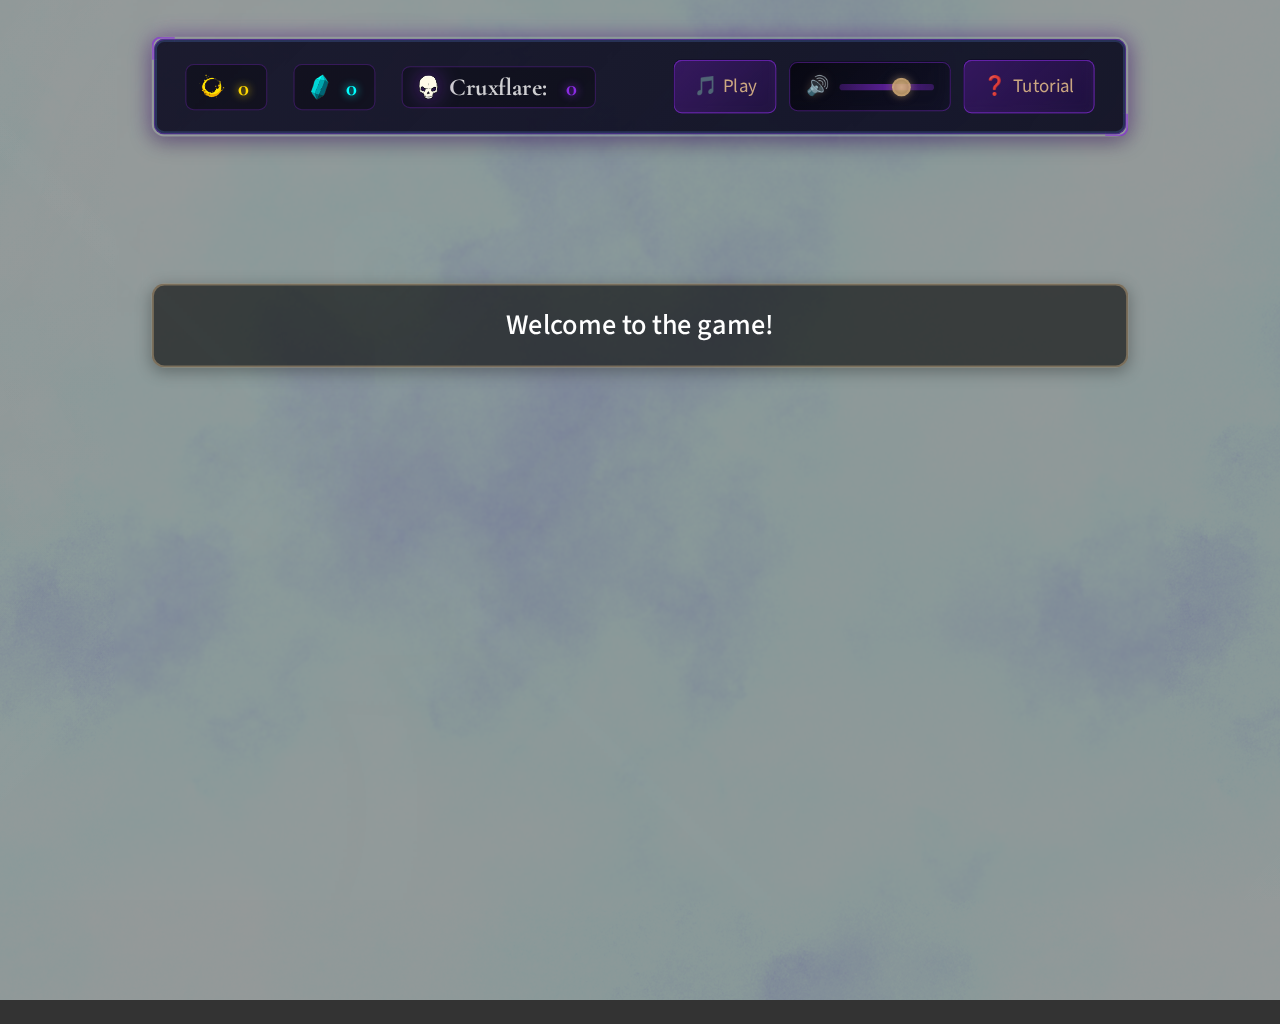
<file: index.html>
<!DOCTYPE html>
<html lang="en">
<head>
  <meta charset="UTF-8">
  <meta name="viewport" content="width=device-width, initial-scale=1.0">
  <title>Shadows in the Deck</title>
  <link href="https://fonts.googleapis.com/css2?family=Cormorant+Garamond:wght@400;500;700&family=Source+Sans+Pro:wght@300;400&display=swap" rel="stylesheet">
  <link rel="stylesheet" href="style.css">
 
</head>
<body>
 <!-- Music System Audio Elements -->
 <!-- Single audio element like Rook's Gambit -->
<audio id="shadowsMusic" loop preload="auto" playsinline>
  <source src="music/echoes1.mp3" type="audio/mpeg">
</audio>

  
  <!-- Atmospheric Effects -->
<div class="mist-overlay-layer"></div>
  <div class="mist-layer" id="mist-layer"></div>
<div class="mist-tendrils"></div>
  <div class="particles" id="particles"></div>

  <!-- Game Container -->
  <div id="game">
    
<!-- Enhanced HUD with Sci-Fi Styling and Resource Icons -->
<div id="hud">
  <!-- Resource Information Section -->
  <div class="hud-info">
    <!-- Orbs/Coins Resource -->
    <div class="resource-item" data-tooltip="Energy orbs - spend these to buy cards from the market">
      <span class="resource-icon orb-icon">🎯</span>
      <span class="resource-value orb-count" id="coins">0</span>
    </div>
    
    <!-- Fragments Resource -->
    <div class="resource-item" data-tooltip="Dream fragments - collect all 7 to win the game">
      <span class="resource-icon fragment-icon">💎</span>
      <span class="resource-value fragment-count" id="frags">0</span>
    </div>
    
    <!-- Cruxflare Countdown -->
    <div class="resource-item cruxflare-display" data-tooltip="Cruxflare cards remaining - when this reaches 0, you lose">
      <span class="resource-icon cruxflare-icon">⚡</span>
      <span style="color: rgba(255, 255, 255, 0.8); margin-right: 5px;">Cruxflare:</span>
      <span class="resource-value cruxflare-count" id="crux-remaining">0</span>
    </div>
  </div>
  
  <!-- Controls Section -->
  <div class="hud-controls">
    <!-- Music Toggle Button -->
    <button id="music-toggle" class="hud-button">
      <span class="music-icon">🎵</span>
      <span id="music-text">Play</span>
    </button>
    
    <!-- Volume Control -->
    <div id="volume-control" class="volume-control">
      <span class="volume-icon">🔊</span>
      <input type="range" id="volume-slider" min="0" max="100" value="70" class="volume-slider">
    </div>
    
    <!-- Tutorial Button -->
    <button id="tutorial-toggle" class="hud-button">
      <span>❓</span>
      <span>Tutorial</span>
    </button>
  </div>
</div>
    
  <!-- Updated HTML structure with stable containers -->
<!-- Replace the Dream Map section in your index.html with this: -->

<!-- Dream Map Section with Fixed Container -->
<div class="game-section">
  <h2 class="section-header" id="map-header">Dream Map</h2>
  <div class="map-container">
    <div id="map"></div>
  </div>
</div>

<!-- Legend (keep existing structure) -->
<div id="legend" style="display: none;">
  <div class="legend-item">
    <span class="legend-icon" style="background: cyan; box-shadow: 0 0 5px cyan;"></span>You
  </div>
  <div class="legend-item">
    <span class="legend-icon" style="background: rgba(255, 255, 255, 0.9); box-shadow: 0 0 8px rgba(255, 255, 255, 0.6);"></span>Focus
  </div>
  <div class="legend-item">
    <span class="legend-icon" style="background: rgba(222, 184, 135, 0.9); box-shadow: 0 0 5px rgba(222, 184, 135, 0.8);"></span>Fragment
  </div>
  <div class="legend-item">
    <span class="legend-icon" style="background: rgba(138, 43, 226, 0.9); box-shadow: 0 0 5px rgba(138, 43, 226, 0.7);"></span>Encounter
  </div>
</div>

<!-- Log (existing structure stays the same) -->
<div id="log">Welcome to the game!</div>

<!-- Market Section with stable container -->
<div class="game-section">
  <h2 class="section-header" id="market-header">Market</h2>
  <div id="market"></div>
</div>

<!-- Hand Section with stable container -->
<div class="game-section">
  <h2 class="section-header" id="hand-header">Your Hand</h2>
  <div id="player-hand"></div>
</div>

    <!-- Updated button container for hide/show system -->
<!-- Replace the existing button container in index.html with this: -->

<div class="button-container">
  <button id="end-turn-btn">End Turn</button>
  <button id="restart-btn" style="display:none;" onclick="restartGame()">Restart Game</button>
</div>

<!-- Note: The onclick for end-turn-btn is now handled dynamically by the phase system -->
<!-- The button text and function will change between "End Turn" and "Draw New Hand" -->

    <!-- Game Over Screen -->
    <div id="game-over-container"></div>
  </div>

  <!-- Game Logic -->
  <script src="music.js"></script>
  <script type="module" src="game.js"></script>

<!-- Tutorial Popup -->
<div class="tutorial-popup-overlay" id="tutorial-popup" style="display: none;">
  <div class="tutorial-popup-content">
    <div class="tutorial-popup-title">How to Play</div>
    
    <div class="tutorial-goal">
      <strong>Goal:</strong> Collect all 7 fragments before the dream collapses
    </div>
    
    <div class="tutorial-steps">
      <div class="tutorial-step">
        <div class="tutorial-step-number">1</div>
        Play (select) all cards → get orbs (currency)
      </div>
      <div class="tutorial-step">
        <div class="tutorial-step-number">2</div>
        Buy better cards from market → stronger deck
      </div>
      <div class="tutorial-step">
        <div class="tutorial-step-number">3</div>
        Play Move cards → travel to collect fragments
      </div>
      <div class="tutorial-step">
        <div class="tutorial-step-number">4</div>
        Watch the countdown! Game ends when it hits 0
      </div>
    </div>
    
    <div class="tutorial-buttons">
      <button class="tutorial-btn tutorial-primary" onclick="closeTutorialPopup()">Got It!</button>
      <a href="manual.html" target="_blank" class="tutorial-btn">Full Manual</a>
    </div>
  </div>
</div>
  
</body>
</html>
</file>
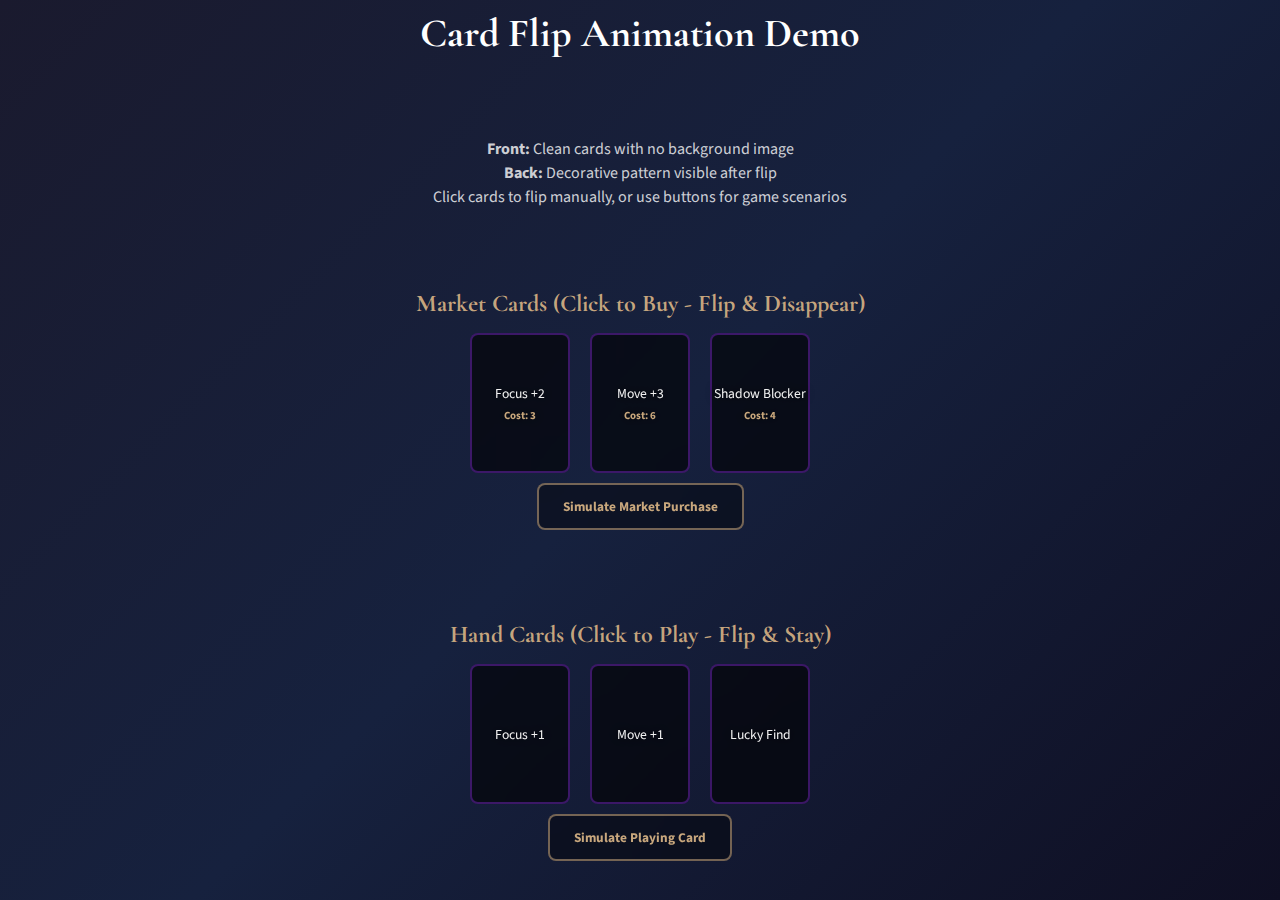
<file: card-flip-demo.html>
<!DOCTYPE html>
<html lang="en">
<head>
  <meta charset="UTF-8">
  <meta name="viewport" content="width=device-width, initial-scale=1.0">
  <title>Card Flip Animation Demo</title>
  <link href="https://fonts.googleapis.com/css2?family=Cormorant+Garamond:wght@400;500;700&family=Source+Sans+Pro:wght@300;400&display=swap" rel="stylesheet">
  <style>
    * {
      box-sizing: border-box;
      margin: 0;
      padding: 0;
    }

    body {
      height: 100vh;
      font-family: 'Source Sans Pro', sans-serif;
      color: #fff;
      background: linear-gradient(135deg, #1a1a2e 0%, #16213e 50%, #0f0f23 100%);
      display: flex;
      flex-direction: column;
      align-items: center;
      justify-content: center;
      gap: 40px;
    }

    h1 {
      font-family: 'Cormorant Garamond', serif;
      font-size: 2.5rem;
      text-align: center;
      margin-bottom: 20px;
    }

    .demo-section {
      text-align: center;
      margin: 20px 0;
    }

    .demo-section h2 {
      font-family: 'Cormorant Garamond', serif;
      font-size: 1.5rem;
      margin-bottom: 15px;
      color: rgba(222, 184, 135, 0.9);
    }

    .card-container {
      display: flex;
      justify-content: center;
      gap: 20px;
      flex-wrap: wrap;
    }

    /* Card flip container */
    .card-flip {
      width: 100px;
      height: 140px;
      perspective: 1000px;
      position: relative;
    }

    .card-flip-inner {
      position: relative;
      width: 100%;
      height: 100%;
      text-align: center;
      transition: transform 0.6s;
      transform-style: preserve-3d;
      cursor: pointer;
    }

    .card-flip.flipped .card-flip-inner {
      transform: rotateY(180deg);
    }

    .card-front, .card-back {
      position: absolute;
      width: 100%;
      height: 100%;
      backface-visibility: hidden;
      border-radius: 8px;
      display: flex;
      flex-direction: column;
      align-items: center;
      justify-content: center;
      font-size: 0.85em;
      text-shadow: 0 0 10px rgba(0, 0, 0, 0.8);
    }

    /* Front face - clean, no background image */
    .card-front {
      background: rgba(0, 0, 0, 0.6);
      border: 2px solid rgba(138, 43, 226, 0.4);
      backdrop-filter: blur(10px);
      color: #f2f2f2;
    }

    .card-front:hover {
      border-color: rgba(222, 184, 135, 0.8);
      background: rgba(0, 0, 0, 0.7);
      box-shadow: 0 5px 15px rgba(222, 184, 135, 0.3);
    }

    /* Back face - with background image */
    .card-back {
      background: rgba(0, 0, 0, 0.4) url('data:image/svg+xml,<svg xmlns="http://www.w3.org/2000/svg" viewBox="0 0 100 140"><defs><pattern id="cardPattern" patternUnits="userSpaceOnUse" width="20" height="20"><circle cx="10" cy="10" r="2" fill="%23654321" opacity="0.3"/></pattern></defs><rect width="100" height="140" fill="%232a1810"/><rect width="100" height="140" fill="url(%23cardPattern)"/><path d="M20 20 L80 20 L50 50 Z" fill="%234a2820" opacity="0.6"/><path d="M20 120 L80 120 L50 90 Z" fill="%234a2820" opacity="0.6"/></svg>') center/cover;
      background-blend-mode: overlay;
      border: 2px solid rgba(138, 43, 226, 0.6);
      backdrop-filter: blur(15px);
      transform: rotateY(180deg);
      color: rgba(222, 184, 135, 0.9);
    }

    .cost {
      font-size: 0.8em;
      color: rgba(222, 184, 135, 0.9);
      font-weight: bold;
      margin-top: 5px;
    }

    .demo-button {
      padding: 12px 24px;
      margin: 10px;
      border: 2px solid rgba(222, 184, 135, 0.5);
      border-radius: 8px;
      background: rgba(0, 0, 0, 0.4);
      color: rgba(222, 184, 135, 0.9);
      font-weight: bold;
      cursor: pointer;
      transition: all 0.3s ease;
      backdrop-filter: blur(10px);
      font-family: 'Source Sans Pro', sans-serif;
    }

    .demo-button:hover {
      background: rgba(222, 184, 135, 0.1);
      border-color: rgba(222, 184, 135, 0.8);
      transform: translateY(-2px);
    }

    /* Animation for market cards (flip then remove) */
    .card-flip.market-bought .card-flip-inner {
      animation: flipAndFade 1.2s ease-in-out forwards;
    }

    @keyframes flipAndFade {
      0% { transform: rotateY(0deg); opacity: 1; }
      50% { transform: rotateY(180deg); opacity: 1; }
      75% { transform: rotateY(180deg); opacity: 1; }
      100% { transform: rotateY(180deg); opacity: 0; transform: scale(0.8) rotateY(180deg); }
    }

    /* Animation for hand cards (flip and stay) */
    .card-flip.hand-played .card-flip-inner {
      animation: flipAndStay 0.8s ease-in-out forwards;
    }

    @keyframes flipAndStay {
      0% { transform: rotateY(0deg); }
      100% { transform: rotateY(180deg); }
    }

    .description {
      max-width: 600px;
      text-align: center;
      color: rgba(255, 255, 255, 0.8);
      line-height: 1.5;
      margin: 20px 0;
    }
  </style>
</head>
<body>
  <h1>Card Flip Animation Demo</h1>
  
  <div class="description">
    <strong>Front:</strong> Clean cards with no background image<br>
    <strong>Back:</strong> Decorative pattern visible after flip<br>
    Click cards to flip manually, or use buttons for game scenarios
  </div>

  <div class="demo-section">
    <h2>Market Cards (Click to Buy - Flip & Disappear)</h2>
    <div class="card-container" id="market-demo">
      <div class="card-flip">
        <div class="card-flip-inner">
          <div class="card-front">
            <div>Focus +2</div>
            <div class="cost">Cost: 3</div>
          </div>
          <div class="card-back">
            <div>Card Back</div>
          </div>
        </div>
      </div>
      <div class="card-flip">
        <div class="card-flip-inner">
          <div class="card-front">
            <div>Move +3</div>
            <div class="cost">Cost: 6</div>
          </div>
          <div class="card-back">
            <div>Card Back</div>
          </div>
        </div>
      </div>
      <div class="card-flip">
        <div class="card-flip-inner">
          <div class="card-front">
            <div>Shadow Blocker</div>
            <div class="cost">Cost: 4</div>
          </div>
          <div class="card-back">
            <div>Card Back</div>
          </div>
        </div>
      </div>
    </div>
    <button class="demo-button" onclick="demonstrateMarketBuy()">Simulate Market Purchase</button>
  </div>

  <div class="demo-section">
    <h2>Hand Cards (Click to Play - Flip & Stay)</h2>
    <div class="card-container" id="hand-demo">
      <div class="card-flip">
        <div class="card-flip-inner">
          <div class="card-front">
            <div>Focus +1</div>
          </div>
          <div class="card-back">
            <div>Card Back</div>
          </div>
        </div>
      </div>
      <div class="card-flip">
        <div class="card-flip-inner">
          <div class="card-front">
            <div>Move +1</div>
          </div>
          <div class="card-back">
            <div>Card Back</div>
          </div>
        </div>
      </div>
      <div class="card-flip">
        <div class="card-flip-inner">
          <div class="card-front">
            <div>Lucky Find</div>
          </div>
          <div class="card-back">
            <div>Card Back</div>
          </div>
        </div>
      </div>
    </div>
    <button class="demo-button" onclick="demonstrateHandPlay()">Simulate Playing Card</button>
  </div>

  <script>
    // Add click handlers to all cards
    document.querySelectorAll('.card-flip').forEach(card => {
      card.addEventListener('click', function() {
        if (!this.classList.contains('market-bought') && !this.classList.contains('hand-played')) {
          this.classList.toggle('flipped');
        }
      });
    });

    function demonstrateMarketBuy() {
      const marketCards = document.querySelectorAll('#market-demo .card-flip');
      const availableCards = Array.from(marketCards).filter(card => 
        !card.classList.contains('market-bought'));
      
      if (availableCards.length > 0) {
        const randomCard = availableCards[Math.floor(Math.random() * availableCards.length)];
        randomCard.classList.add('market-bought');
        
        // Remove the card after animation completes
        setTimeout(() => {
          randomCard.style.visibility = 'hidden';
          setTimeout(() => {
            randomCard.style.visibility = 'visible';
            randomCard.classList.remove('market-bought');
            randomCard.querySelector('.card-flip-inner').style.animation = 'none';
            // Force reflow
            randomCard.offsetHeight;
            randomCard.querySelector('.card-flip-inner').style.animation = '';
          }, 500);
        }, 1200);
      }
    }

    function demonstrateHandPlay() {
      const handCards = document.querySelectorAll('#hand-demo .card-flip');
      const availableCards = Array.from(handCards).filter(card => 
        !card.classList.contains('hand-played'));
      
      if (availableCards.length > 0) {
        const randomCard = availableCards[Math.floor(Math.random() * availableCards.length)];
        randomCard.classList.add('hand-played');
      }
    }
  </script>
</body>
</html>
</file>
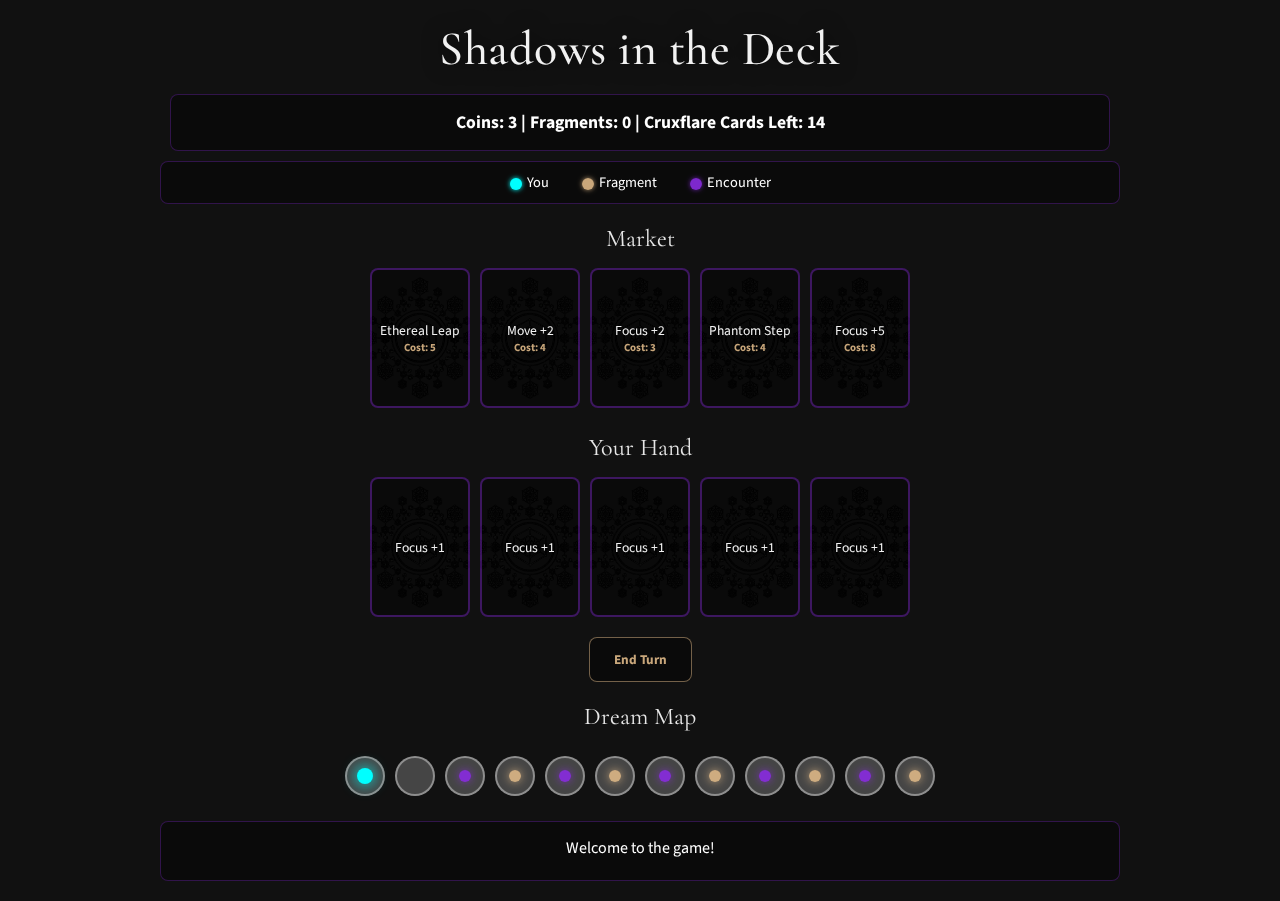
<file: index - Copy (10).html>
<!DOCTYPE html>
<html lang="en">
<head>
<meta charset="UTF-8">
<meta name="viewport" content="width=device-width, initial-scale=1.0">
<title>Shadows in the Deck</title>
<link href="https://fonts.googleapis.com/css2?family=Cormorant+Garamond:wght@400;500;700&family=Source+Sans+Pro:wght@300;400&display=swap" rel="stylesheet">
<style>
  * {
    box-sizing: border-box;
    margin: 0;
    padding: 0;
  }

  body, html {
    height: 100%;
    font-family: 'Source Sans Pro', sans-serif;
    color: #fff;
    position: relative;
    background: #111;
    overflow-x: hidden;
  }

  .background {
    background: rgba(3, 3, 3, 0.4);
    opacity: 1;
    position: fixed;
    width: 100%;
    height: 100%;
    z-index: -2;
  }

  .mist-overlay {
    background: url('images/mist-overlay2.png') repeat;
    opacity: 0.6;
    position: fixed;
    width: 100%;
    height: 100%;
    z-index: -1;
    animation: mistScroll 20s linear infinite;
    transition: opacity 2s ease-in-out;
  }

  body.danger-mode .mist-overlay {
    opacity: 0.8;
    animation-duration: 15s;
  }

  @keyframes mistScroll {
    from { background-position: 0 0; }
    to { background-position: -500px 500px; }
  }

  /* Floating particles */
  .particles {
    position: fixed;
    top: 0;
    left: 0;
    width: 100%;
    height: 100%;
    pointer-events: none;
    z-index: 1;
    overflow: hidden;
  }

  .particle {
    position: absolute;
    border-radius: 50%;
    animation: float 25s infinite linear;
    opacity: 0;
  }

  .particle.golden {
    background: radial-gradient(circle, rgba(222, 184, 135, 0.6) 0%, rgba(222, 184, 135, 0.1) 70%, transparent 100%);
    box-shadow: 0 0 4px rgba(222, 184, 135, 0.4);
  }

  .particle.purple {
    background: radial-gradient(circle, rgba(138, 43, 226, 0.5) 0%, rgba(138, 43, 226, 0.1) 70%, transparent 100%);
    box-shadow: 0 0 4px rgba(138, 43, 226, 0.3);
  }

  .particle.silver {
    background: radial-gradient(circle, rgba(192, 192, 192, 0.4) 0%, rgba(192, 192, 192, 0.1) 70%, transparent 100%);
    box-shadow: 0 0 3px rgba(192, 192, 192, 0.2);
  }

  @keyframes float {
    0% { 
      transform: translateY(100vh) translateX(0) rotate(0deg) scale(0.5); 
      opacity: 0; 
    }
    5% { 
      opacity: 0.8;
      transform: translateY(95vh) translateX(10px) rotate(18deg) scale(0.8);
    }
    50% {
      transform: translateY(50vh) translateX(var(--drift, 50px)) rotate(180deg) scale(1);
      opacity: 0.6;
    }
    95% { 
      opacity: 0.4; 
    }
    100% { 
      transform: translateY(-10vh) translateX(calc(var(--drift, 50px) * 2)) rotate(360deg) scale(0.3); 
      opacity: 0; 
    }
  }

  @keyframes pulse-warning {
    0%   { border-color: rgba(138, 43, 226, 0.3); }
    50%  { border-color: rgba(222, 184, 135, 0.6); }
    100% { border-color: rgba(138, 43, 226, 0.3); }
  }

  @keyframes pulse-danger {
    0%   { border-color: rgba(138, 43, 226, 0.3); background: rgba(0, 0, 0, 0.4); }
    50%  { border-color: rgba(255, 0, 0, 0.8); background: rgba(255, 0, 0, 0.1); }
    100% { border-color: rgba(138, 43, 226, 0.3); background: rgba(0, 0, 0, 0.4); }
  }

  /* Game over screen */
  .game-over-screen {
    background: rgba(0, 0, 0, 0.6);
    padding: 30px;
    border-radius: 12px;
    backdrop-filter: blur(15px);
    border: 2px solid rgba(222, 184, 135, 0.5);
    text-align: center;
    margin: 20px 0;
    box-shadow: 0 10px 30px rgba(0, 0, 0, 0.5);
  }

  .game-over-title {
    font-family: 'Cormorant Garamond', serif;
    font-size: 2.5rem;
    margin-bottom: 15px;
    color: rgba(222, 184, 135, 0.9);
  }

  .game-over-score {
    font-size: 1.3rem;
    margin-bottom: 10px;
    color: rgba(255, 255, 255, 0.9);
  }

  .game-over-flavor {
    font-style: italic;
    color: rgba(255, 255, 255, 0.7);
    margin-bottom: 20px;
    line-height: 1.4;
  }

  .section-header {
    transition: opacity 0.5s ease;
  }

  .section-header.hidden {
    opacity: 0;
    pointer-events: none;
  }

  #game { 
    max-width: 1000px; 
    margin: auto; 
    position: relative; 
    z-index: 2;
    backdrop-filter: blur(1px);
    padding: 20px;
  }

  h1 {
    font-family: 'Cormorant Garamond', serif;
    font-size: 3rem;
    font-weight: 500;
    margin-bottom: 1rem;
    color: #f2f2f2;
    text-shadow: 0 0 20px rgba(0, 0, 0, 0.7);
    letter-spacing: 0.5px;
    text-align: center;
  }

  h2 {
    font-family: 'Cormorant Garamond', serif;
    font-size: 1.5rem;
    font-weight: 400;
    color: rgba(255, 255, 255, 0.9);
    text-align: center;
    margin: 20px 0 10px 0;
  }

  #market, #player-hand { 
    display: flex; 
    justify-content: center; 
    margin: 10px 0; 
    flex-wrap: wrap; 
  }

  .card { 
    background: rgba(0, 0, 0, 0.4) url('images/card-back.webp') center/cover;
    background-blend-mode: overlay;
    border: 2px solid rgba(138, 43, 226, 0.4); 
    border-radius: 8px; 
    width: 100px; 
    height: 140px; 
    margin: 5px; 
    display: flex; 
    flex-direction: column; 
    align-items: center; 
    justify-content: center; 
    cursor: pointer;
    backdrop-filter: blur(10px);
    position: relative;
    transition: all 0.3s ease;
    color: #f2f2f2;
    text-align: center;
    font-size: 0.85em;
    text-shadow: 0 0 10px rgba(0, 0, 0, 0.8);
  }

  .card:hover { 
    border-color: rgba(222, 184, 135, 0.8); 
    transform: translateY(-3px) scale(1.02);
    background-color: rgba(0, 0, 0, 0.6);
    box-shadow: 0 5px 15px rgba(222, 184, 135, 0.3);
  }

  .cost { 
    font-size: 0.8em; 
    color: rgba(222, 184, 135, 0.9);
    font-weight: bold;
  }
  
  #map { 
    display: flex; 
    justify-content: center; 
    margin: 20px 0; 
    flex-wrap: wrap;
    max-width: 800px;
    margin-left: auto;
    margin-right: auto;
  }
  
  .node { 
    width: 40px; 
    height: 40px; 
    border-radius: 50%; 
    background: rgba(192, 192, 192, 0.3);
    border: 2px solid rgba(192, 192, 192, 0.6);
    margin: 5px; 
    position: relative;
    cursor: help;
    backdrop-filter: blur(5px);
    transition: all 0.3s ease;
  }

  .node:hover {
    border-color: rgba(222, 184, 135, 0.8);
    background: rgba(192, 192, 192, 0.4);
  }
  
  .player { 
    width: 16px; 
    height: 16px; 
    border-radius: 50%; 
    background: cyan; 
    position: absolute; 
    top: 50%;
    left: 50%;
    transform: translate(-50%, -50%);
    box-shadow: 0 0 15px cyan;
    z-index: 3;
  }
  
  .fragment { 
    width: 12px; 
    height: 12px; 
    border-radius: 50%; 
    background: rgba(222, 184, 135, 0.9);
    position: absolute; 
    top: 50%;
    left: 50%;
    transform: translate(-50%, -50%);
    box-shadow: 0 0 10px rgba(222, 184, 135, 0.8);
    z-index: 1;
  }
  
  .encounter { 
    width: 12px; 
    height: 12px; 
    border-radius: 50%; 
    background: rgba(138, 43, 226, 0.9);
    position: absolute; 
    top: 50%;
    left: 50%;
    transform: translate(-50%, -50%);
    box-shadow: 0 0 8px rgba(138, 43, 226, 0.7);
    z-index: 1;
  }
  
  #log { 
    background: rgba(0, 0, 0, 0.4); 
    padding: 15px; 
    min-height: 60px; 
    margin-top: 20px; 
    border-radius: 8px;
    backdrop-filter: blur(10px);
    border: 1px solid rgba(138, 43, 226, 0.3);
    text-align: center;
    font-size: 1rem;
  }
  
  #restart-btn, #end-turn-btn { 
    margin: 15px 5px; 
    padding: 12px 24px; 
    border: 1px solid rgba(222, 184, 135, 0.5); 
    border-radius: 8px; 
    background: rgba(0, 0, 0, 0.4); 
    color: rgba(222, 184, 135, 0.9); 
    font-weight: bold; 
    cursor: pointer;
    transition: all 0.3s ease;
    backdrop-filter: blur(10px);
    font-family: 'Source Sans Pro', sans-serif;
    display: block;
    margin-left: auto;
    margin-right: auto;
  }
  
  #restart-btn:hover, #end-turn-btn:hover { 
    background: rgba(222, 184, 135, 0.1);
    border-color: rgba(222, 184, 135, 0.8);
    transform: translateY(-2px);
    box-shadow: 0 5px 15px rgba(222, 184, 135, 0.2);
  }
  
  #hud { 
    margin: 10px; 
    font-weight: bold;
    background: rgba(0, 0, 0, 0.4);
    padding: 15px;
    border-radius: 8px;
    backdrop-filter: blur(10px);
    border: 1px solid rgba(138, 43, 226, 0.3);
    text-align: center;
    font-size: 1.1rem;
  }
  
  #legend {
    background: rgba(0, 0, 0, 0.4);
    padding: 10px;
    border-radius: 8px;
    margin: 10px 0;
    font-size: 0.9em;
    backdrop-filter: blur(10px);
    border: 1px solid rgba(138, 43, 226, 0.3);
    text-align: center;
  }
  
  .legend-item {
    display: inline-block;
    margin: 0 15px;
  }
  
  .legend-icon {
    display: inline-block;
    width: 12px;
    height: 12px;
    border-radius: 50%;
    margin-right: 5px;
    vertical-align: middle;
  }
  
  /* Tooltip styles */
  .tooltip {
    position: relative;
    cursor: help;
  }
  
  .tooltip::after {
    content: attr(data-tooltip);
    position: absolute;
    bottom: 125%;
    left: 50%;
    transform: translateX(-50%);
    background: rgba(0, 0, 0, 0.9);
    color: white;
    padding: 8px;
    border-radius: 4px;
    white-space: nowrap;
    font-size: 0.8em;
    opacity: 0;
    pointer-events: none;
    transition: opacity 0.3s;
    z-index: 1000;
    border: 1px solid rgba(138, 43, 226, 0.5);
  }
  
  .tooltip:hover::after {
    opacity: 1;
  }

  @media (max-width: 768px) {
    h1 { font-size: 2.5rem; }
    #game { padding: 10px; }
    .card { width: 85px; height: 120px; font-size: 0.8em; }
  }
</style>
</head>
<body>
<div class="background"></div>
<div class="mist-overlay"></div>
<div class="particles" id="particles"></div>

<div id="game">
  <h1>Shadows in the Deck</h1>
  <div id="hud">
    Coins: <span id="coins">0</span> | 
    Fragments: <span id="frags">0</span> | 
    Cruxflare Cards Left: <span id="crux-remaining">0</span>
  </div>
  
  <div id="legend">
    <div class="legend-item">
      <span class="legend-icon" style="background: cyan; box-shadow: 0 0 5px cyan;"></span>You
    </div>
    <div class="legend-item">
      <span class="legend-icon" style="background: rgba(222, 184, 135, 0.9); box-shadow: 0 0 5px rgba(222, 184, 135, 0.8);"></span>Fragment
    </div>
    <div class="legend-item">
      <span class="legend-icon" style="background: rgba(138, 43, 226, 0.9); box-shadow: 0 0 5px rgba(138, 43, 226, 0.7);"></span>Encounter
    </div>
  </div>

  <h2 class="section-header" id="market-header">Market</h2>
  <div id="market"></div>

  <h2 class="section-header" id="hand-header">Your Hand</h2>
  <div id="player-hand"></div>

  <button id="end-turn-btn" onclick="endTurn()">End Turn</button>

  <h2 class="section-header" id="map-header">Dream Map</h2>
  <div id="map"></div>

  <div id="game-over-container"></div>

  <div id="log">Welcome to the game!</div>
  <button id="restart-btn" style="display:none;" onclick="restartGame()">Restart Game</button>
</div>

<script>
let marketDeck, playerDeck, discardPile, playerHand, marketRow, mapNodes, playerPos, fragmentPositions, fragmentsCollected, totalFragments, cruxflareDeck, coins, encounterPositions, shadowBlocked, lastPlayedCard, fragmentBoostActive;

// Data-driven card system
const CARD_EFFECTS = {
  'Focus +1': { type: 'coins', value: 1 },
  'Focus +2': { type: 'coins', value: 2 },
  'Focus +3': { type: 'coins', value: 3 },
  'Focus +4': { type: 'coins', value: 4 },
  'Focus +5': { type: 'coins', value: 5 },
  'Move +1': { type: 'move', value: 1 },
  'Move +2': { type: 'move', value: 2 },
  'Move +3': { type: 'move', value: 3 },
  'Swift Step': { type: 'move_safe', value: 1 },
  'Void Step': { type: 'move_safe', value: 2 },
  'Shadow Walk': { type: 'move_safe', value: 3 },
  'Lucky Find': { type: 'special', effect: 'lucky_find' },
  'Shadow Blocker': { type: 'special', effect: 'shadow_block' },
  'Dream Sight': { type: 'special', effect: 'dream_sight' },
  'Fragment 3pts': { type: 'special', effect: 'fragment_boost', value: 3 },
  'Coin Burst': { type: 'coins', value: 3 },
  'Astral Drift': { type: 'move', value: 4 },
  'Dream Echo': { type: 'special', effect: 'replay_last' },
  'Mist Walker': { type: 'special', effect: 'move_and_coin', move: 2, coins: 1 },
  'Phantom Step': { type: 'move', value: 2 },
  'Essence Tap': { type: 'special', effect: 'coin_and_draw', coins: 2 },
  'Spirit Guide': { type: 'special', effect: 'move_and_protect', move: 3 }
};

function generateTooltip(cardName) {
  const effect = CARD_EFFECTS[cardName];
  if (!effect) return "Basic card";
  
  switch (effect.type) {
    case 'coins': return `Gain ${effect.value} coins when played`;
    case 'move': return `Move ${effect.value} spaces on the map`;
    case 'move_safe': return `Move ${effect.value} spaces, skip encounters`;
    case 'special':
      switch (effect.effect) {
        case 'lucky_find': return "Gain 1-3 random coins";
        case 'shadow_block': return "Block the next Cruxflare effect";
        case 'dream_sight': return "Look at top Cruxflare card";
        case 'fragment_boost': return `Next fragment collected counts as ${effect.value}`;
        case 'replay_last': return "Replay your last played card";
        case 'move_and_coin': return `Move ${effect.move} spaces, gain ${effect.coins} coin`;
        case 'coin_and_draw': return `Gain ${effect.coins} coins, draw 1 card`;
        case 'move_and_protect': return `Move ${effect.move} spaces, avoid next Cruxflare`;
        default: return "Special effect";
      }
    default: return "Basic card";
  }
}

function setupGameData(){
  // Much larger market deck to prevent running out
  marketDeck = [
    { name:"Focus +2", cost: 3 },
    { name:"Move +2", cost: 4 },
    { name:"Fragment 3pts", cost: 5 },
    { name:"Shadow Blocker", cost: 4 },
    { name:"Focus +3", cost: 5 },
    { name:"Move +3", cost: 6 },
    { name:"Swift Step", cost: 3 },
    { name:"Dream Sight", cost: 4 },
    { name:"Focus +4", cost: 7 },
    { name:"Ethereal Leap", cost: 5 },
    
    // Additional cards to fill out the deck
    { name:"Focus +2", cost: 3 },
    { name:"Move +2", cost: 4 },
    { name:"Void Step", cost: 4 },
    { name:"Focus +3", cost: 5 },
    { name:"Shadow Walk", cost: 6 },
    { name:"Coin Burst", cost: 3 },
    { name:"Focus +5", cost: 8 },
    { name:"Astral Drift", cost: 7 },
    { name:"Lucky Find", cost: 2 },
    { name:"Focus +2", cost: 3 },
    { name:"Move +1", cost: 2 },
    { name:"Dream Echo", cost: 6 },
    { name:"Mist Walker", cost: 5 },
    { name:"Focus +3", cost: 5 },
    { name:"Phantom Step", cost: 4 },
    { name:"Essence Tap", cost: 4 },
    { name:"Move +2", cost: 4 },
    { name:"Spirit Guide", cost: 6 }
  ];
  
  // Add tooltips to market cards
  marketDeck = marketDeck.map(card => ({
    ...card,
    tooltip: generateTooltip(card.name)
  }));
  
  // Shuffle the market deck
  for(let i = marketDeck.length - 1; i > 0; i--){
    const j = Math.floor(Math.random() * (i + 1));
    [marketDeck[i], marketDeck[j]] = [marketDeck[j], marketDeck[i]];
  }
  
  playerDeck = ["Focus +1","Focus +1","Focus +1","Focus +1","Focus +1","Focus +1","Focus +1","Move +1","Move +1","Move +1"];
  discardPile = [];
  playerHand = [];
  marketRow = [];
  mapNodes = 12;
  playerPos = 0;
  fragmentPositions = [3, 5, 7, 9, 11];
  fragmentsCollected = 0;
  totalFragments = fragmentPositions.length;
  encounterPositions = [2, 4, 6, 8, 10];
  shadowBlocked = false;
  lastPlayedCard = null;
  fragmentBoostActive = null;
  
  cruxflareDeck = [
    "Shadow Surge: Add a dead card to discard.",
    "Corruption Pulse: Remove cheapest market card.",
    "Dream Collapse: Lose a node on the map.",
    "Sudden Eclipse: Discard a random card from hand.",
    "Void Whisper: Lose 2 coins.",
    "Time Fracture: Skip next card draw.",
    "Shadow Surge: Add a dead card to discard.",
    "Corruption Pulse: Remove cheapest market card.", 
    "Dream Collapse: Lose a node on the map.",
    "Sudden Eclipse: Discard a random card from hand.",
    "Memory Drain: Shuffle a card from hand into deck.",
    "Reality Shift: Rearrange fragment positions.",
    "Shadow Surge: Add a dead card to discard.",
    "Final Darkness: Game ends in 2 turns."
  ];
  
  coins = 3;
  updateHUD();
}

function initGame(){
  setupGameData();
  createParticles();
  document.body.classList.remove('danger-mode');
  document.getElementById('restart-btn').style.display = 'none';
  for (let i=0; i<5; i++) { drawMarketCard(); }
  renderMarket();
  drawHand();
  renderHand();
  renderMap();
  updateMistOverlay();
}

function createParticles(){
  const container = document.getElementById('particles');
  container.innerHTML = ''; // Clear existing particles
  const colors = ['golden', 'purple', 'silver'];
  
  for (let i = 0; i < 60; i++) {
    const particle = document.createElement('div');
    particle.className = `particle ${colors[Math.floor(Math.random() * colors.length)]}`;
    
    const size = Math.random() * 6 + 1;
    particle.style.width = `${size}px`;
    particle.style.height = `${size}px`;
    particle.style.left = Math.random() * 100 + '%';
    particle.style.animationDelay = Math.random() * 30 + 's';
    particle.style.animationDuration = (Math.random() * 20 + 20) + 's';
    particle.style.setProperty('--drift', (Math.random() - 0.5) * 150 + 'px');
    
    container.appendChild(particle);
  }
}

function drawMarketCard(){
  if(marketDeck.length>0){
    marketRow.push(marketDeck.shift());
  }
}

function drawHand(){
  while(playerHand.length < 5 && playerDeck.length>0){
    playerHand.push(playerDeck.shift());
  }
  if(playerDeck.length===0 && discardPile.length>0){
    playerDeck = [...discardPile];
    discardPile = [];
    for(let i = playerDeck.length - 1; i > 0; i--){
      const j = Math.floor(Math.random() * (i + 1));
      [playerDeck[i], playerDeck[j]] = [playerDeck[j], playerDeck[i]];
    }
    logMsg("Your deck is reshuffled.");
  }
}

function renderMarket(){
  let m = document.getElementById('market');
  m.innerHTML = '';
  marketRow.forEach((cardObj, i)=>{
    let el = document.createElement('div');
    el.className = 'card tooltip';
    el.setAttribute('data-tooltip', cardObj.tooltip);
    el.innerHTML = `<div>${cardObj.name}</div><div class='cost'>Cost: ${cardObj.cost}</div>`;
    el.onclick = ()=>{
      if(coins >= cardObj.cost){
        coins -= cardObj.cost;
        logMsg(`Bought ${cardObj.name}`);
        discardPile.push(cardObj.name);
        marketRow.splice(i,1);
        drawMarketCard();
        renderMarket();
        updateHUD();
      } else {
        logMsg(`Not enough coins to buy ${cardObj.name}`);
      }
    };
    m.appendChild(el);
  });
}

function renderHand(){
  let h = document.getElementById('player-hand');
  h.innerHTML = '';
  playerHand.forEach((card, i)=>{
    let el = document.createElement('div');
    el.className = 'card tooltip';
    el.setAttribute('data-tooltip', generateTooltip(card));
    el.textContent = card;
    el.onclick = ()=>{
      playCard(card, i);
    };
    h.appendChild(el);
  });
}

function playCard(card, index){
  const effect = CARD_EFFECTS[card];
  let message = `Played ${card}`;
  
  if (effect) {
    switch (effect.type) {
      case 'coins':
        coins += effect.value;
        message += ` - Gained ${effect.value} coins`;
        break;
        
      case 'move':
        movePlayer(effect.value);
        message += ` - Moved ${effect.value} spaces`;
        break;
        
      case 'move_safe':
        movePlayer(effect.value, true);
        message += ` - Moved ${effect.value} spaces safely`;
        break;
        
      case 'special':
        switch (effect.effect) {
          case 'lucky_find':
            let gain = Math.ceil(Math.random() * 3);
            coins += gain;
            message += ` - Found ${gain} coins!`;
            break;
            
          case 'shadow_block':
            shadowBlocked = true;
            message += ` - Next Cruxflare blocked!`;
            break;
            
          case 'dream_sight':
            if (cruxflareDeck.length > 0) {
              message += ` - Next Cruxflare: ${cruxflareDeck[0]}`;
            }
            break;
            
          case 'fragment_boost':
            // Set a flag for next fragment collection
            fragmentBoostActive = effect.value;
            console.log('Fragment boost set:', effect.value); // Debug log
            message += ` - Next fragment worth ${effect.value} points!`;
            break;
            
          case 'replay_last':
            if (lastPlayedCard && CARD_EFFECTS[lastPlayedCard]) {
              message += ` - Replaying ${lastPlayedCard}`;
              // Don't actually consume the card, just trigger its effect
              setTimeout(() => {
                const lastEffect = CARD_EFFECTS[lastPlayedCard];
                if (lastEffect.type === 'coins') {
                  coins += lastEffect.value;
                  logMsg(`Dream Echo: Gained ${lastEffect.value} more coins`);
                  updateHUD();
                } else if (lastEffect.type === 'move') {
                  movePlayer(lastEffect.value);
                  logMsg(`Dream Echo: Moved ${lastEffect.value} more spaces`);
                }
              }, 500);
            } else {
              message += ` - No previous card to replay`;
            }
            break;
            
          case 'move_and_coin':
            movePlayer(effect.move);
            coins += effect.coins;
            message += ` - Moved ${effect.move}, gained ${effect.coins} coin`;
            break;
            
          case 'coin_and_draw':
            coins += effect.coins;
            if (playerDeck.length > 0) {
              playerHand.push(playerDeck.shift());
              message += ` - Gained ${effect.coins} coins, drew 1 card`;
            } else {
              message += ` - Gained ${effect.coins} coins, deck empty`;
            }
            break;
            
          case 'move_and_protect':
            movePlayer(effect.move);
            shadowBlocked = true;
            message += ` - Moved ${effect.move} spaces, protected from next Cruxflare`;
            break;
        }
        break;
    }
  }
  
  lastPlayedCard = card;
  logMsg(message);
  
  // Add visual feedback - make the card glow briefly
  const cardEl = event.target;
  cardEl.style.transform = 'scale(1.1)';
  cardEl.style.boxShadow = '0 0 20px rgba(222, 184, 135, 0.8)';
  setTimeout(() => {
    cardEl.style.transform = '';
    cardEl.style.boxShadow = '';
  }, 300);
  
  discardPile.push(card);
  playerHand.splice(index, 1);
  renderHand();
  updateHUD();
}

function renderMap(){
  let map = document.getElementById('map');
  map.innerHTML = '';
  for(let i=0; i<mapNodes; i++){
    let node = document.createElement('div');
    node.className = 'node';
    node.title = `Node ${i}`;
    
    if(fragmentPositions.includes(i)){
      let f = document.createElement('div');
      f.className = 'fragment';
      node.appendChild(f);
      node.title += ' - Contains Fragment';
    }
    if(encounterPositions.includes(i)){
      let e = document.createElement('div');
      e.className = 'encounter';
      node.appendChild(e);
      node.title += ' - Encounter Zone';
    }
    if(i===playerPos){
      let p = document.createElement('div');
      p.className = 'player';
      node.appendChild(p);
      node.title += ' - Your Location';
    }
    map.appendChild(node);
  }
}

function movePlayer(steps, skipEncounters = false){
  playerPos = Math.min(playerPos + steps, mapNodes-1);
  
  if(fragmentPositions.includes(playerPos)){
    let fragmentValue = 1;
    
    // Check if fragment boost is active
    console.log('Fragment boost active?', fragmentBoostActive); // Debug log
    if (fragmentBoostActive) {
      fragmentValue = fragmentBoostActive;
      fragmentBoostActive = null;
      logMsg(`Fragment boost activated! Gained ${fragmentValue} fragments!`);
    }
    
    fragmentsCollected += fragmentValue;
    fragmentPositions = fragmentPositions.filter(pos => pos !== playerPos);
    updateHUD();
    
    if (fragmentValue === 1) {
      logMsg(`Collected a fragment! Total: ${fragmentsCollected}`);
    }
    
    if(fragmentsCollected >= totalFragments){
      logMsg(`You collected all fragments! You win!`);
      endGame();
      return;
    }
  }
  
  if(encounterPositions.includes(playerPos) && !skipEncounters){
    triggerEncounter();
    
    // Visual feedback for encounter
    const nodes = document.querySelectorAll('.node');
    const currentNode = nodes[playerPos];
    if (currentNode) {
      currentNode.style.background = 'rgba(138, 43, 226, 0.8)';
      currentNode.style.transform = 'scale(1.2)';
      setTimeout(() => {
        currentNode.style.background = 'rgba(192, 192, 192, 0.3)';
        currentNode.style.transform = 'scale(1)';
      }, 800);
    }
  }
  
  renderMap();
}

function triggerEncounter(){
  let roll = Math.random();
  if(roll < 0.6){
    let gain = Math.ceil(Math.random()*3) + 1;
    coins += gain;
    logMsg(`Encounter: Found treasure! +${gain} coins.`);
  } else {
    let loss = Math.ceil(Math.random()*2);
    coins = Math.max(0, coins - loss);
    logMsg(`Encounter: Shadow drains you. -${loss} coins.`);
  }
  updateHUD();
}

function updateHUD(){
  document.getElementById('coins').textContent = coins;
  document.getElementById('frags').textContent = fragmentsCollected;
  document.getElementById('crux-remaining').textContent = cruxflareDeck.length;
  updateMistOverlay();
}

function updateMistOverlay(){
  if(cruxflareDeck.length <= 7){
    document.body.classList.add('danger-mode');
  }
  
  // Enhanced endgame tension - but less stroby
  if(cruxflareDeck.length <= 2){
    const hud = document.getElementById('hud');
    hud.style.borderColor = 'rgba(255, 100, 100, 0.6)';
  } else if(cruxflareDeck.length <= 4){
    const hud = document.getElementById('hud');
    hud.style.borderColor = 'rgba(222, 184, 135, 0.6)';
  }
}

function logMsg(msg){
  document.getElementById('log').textContent = msg;
}

function endTurn(){
  if(cruxflareDeck.length > 0){
    let event = cruxflareDeck.shift();
    logMsg(`Cruxflare: ${event}`);
    resolveCruxflare(event);
  } else {
    logMsg(`The dream collapses! You collected ${fragmentsCollected}/${totalFragments} fragments.`);
    endGame();
  }
  drawHand();
  renderHand();
  updateHUD();
}

function resolveCruxflare(event){
  // Check if Shadow Blocker is active
  if (shadowBlocked) {
    shadowBlocked = false;
    logMsg(`Shadow Blocker activated! Cruxflare effect blocked.`);
    return;
  }
  
  if(event.includes('dead card')){
    discardPile.push("Shadow (dead)");
  }
  if(event.includes('Remove cheapest')){
    if(marketRow.length > 0){
      marketRow.sort((a,b) => a.cost - b.cost);
      const removed = marketRow.shift();
      logMsg(`${removed.name} vanishes from the market.`);
      drawMarketCard();
      renderMarket();
    }
  }
  if(event.includes('Lose a node') && mapNodes > 3){
    mapNodes -= 1;
    if(playerPos >= mapNodes) playerPos = mapNodes - 1;
    
    // CRITICAL FIX: Preserve fragments when nodes are destroyed
    const lostFragments = fragmentPositions.filter(pos => pos >= mapNodes);
    fragmentPositions = fragmentPositions.filter(pos => pos < mapNodes);
    
    // Move lost fragments to random safe positions
    lostFragments.forEach(() => {
      const safePositions = [];
      for (let i = 1; i < mapNodes; i++) {
        if (!fragmentPositions.includes(i) && !encounterPositions.includes(i) && i !== playerPos) {
          safePositions.push(i);
        }
      }
      if (safePositions.length > 0) {
        const newPos = safePositions[Math.floor(Math.random() * safePositions.length)];
        fragmentPositions.push(newPos);
        logMsg(`A fragment shifts to node ${newPos} as reality warps.`);
      }
    });
    
    encounterPositions = encounterPositions.filter(pos => pos < mapNodes);
    renderMap();
  }
  if(event.includes('Discard a random') && playerHand.length > 0){
    let rand = Math.floor(Math.random() * playerHand.length);
    let discarded = playerHand.splice(rand, 1)[0];
    discardPile.push(discarded);
    logMsg(`Lost ${discarded} from hand.`);
    renderHand();
  }
  if(event.includes('Lose 2 coins')){
    coins = Math.max(0, coins - 2);
  }
  if(event.includes('Final Darkness')){
    setTimeout(() => {
      logMsg(`Final darkness consumes the dream! Final score: ${fragmentsCollected}/${totalFragments} fragments.`);
      endGame();
    }, 3000);
  }
}

function endGame(){
  // Hide section headers
  document.getElementById('market-header').classList.add('hidden');
  document.getElementById('hand-header').classList.add('hidden'); 
  document.getElementById('map-header').classList.add('hidden');
  
  // Clear game areas
  document.getElementById('market').innerHTML = '';
  document.getElementById('player-hand').innerHTML = '';
  document.getElementById('map').innerHTML = '';
  document.getElementById('end-turn-btn').style.display = 'none';
  
  // Determine win/loss and create game over screen
  const isWin = fragmentsCollected >= totalFragments;
  const gameOverContainer = document.getElementById('game-over-container');
  
  let flavorText;
  if (isWin) {
    const flavorTexts = [
      "The dream fragments coalesce into crystalline truth. You have mastered the shifting realm.",
      "Through shadow and mist, you have gathered the scattered pieces of the dreaming mind.",
      "The Cruxflare fades as your collection of fragments forms a complete vision of the dreamscape."
    ];
    flavorText = flavorTexts[Math.floor(Math.random() * flavorTexts.length)];
  } else {
    const flavorTexts = [
      "The dream collapses, fragments scattered to the void. The shadows claim what remains.",
      "Cruxflare consumes the last vestiges of the dream. The fragments slip through ethereal fingers.",
      "The mist thickens, obscuring the path. Some fragments were never meant to be found."
    ];
    flavorText = flavorTexts[Math.floor(Math.random() * flavorTexts.length)];
  }
  
  gameOverContainer.innerHTML = `
    <div class="game-over-screen">
      <div class="game-over-title">${isWin ? '✧ Victory ✧' : '◯ Dream Lost ◯'}</div>
      <div class="game-over-score">Fragments Collected: ${fragmentsCollected} / ${totalFragments}</div>
      <div class="game-over-flavor">${flavorText}</div>
    </div>
  `;
  
  document.getElementById('restart-btn').style.display = 'inline-block';
}

function restartGame(){
  // Show section headers again
  document.getElementById('market-header').classList.remove('hidden');
  document.getElementById('hand-header').classList.remove('hidden');
  document.getElementById('map-header').classList.remove('hidden');
  
  // Clear game over screen
  document.getElementById('game-over-container').innerHTML = '';
  
  initGame();
  logMsg('Welcome to the game!');
  document.getElementById('end-turn-btn').style.display = 'inline-block';
}

initGame();
</script>
</body>
</html>
</file>
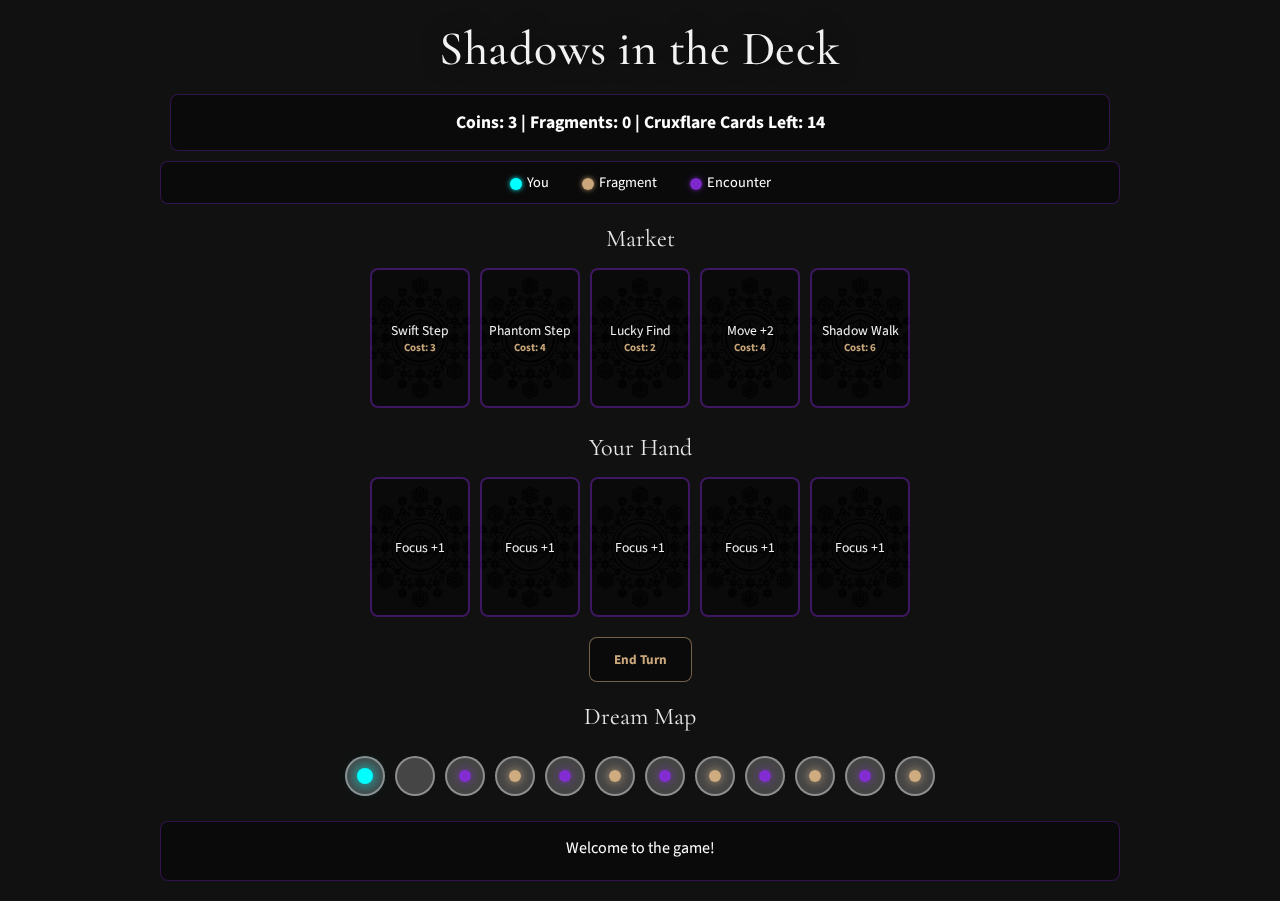
<file: index - Copy (11).html>
<!DOCTYPE html>
<html lang="en">
<head>
<meta charset="UTF-8">
<meta name="viewport" content="width=device-width, initial-scale=1.0">
<title>Shadows in the Deck</title>
<link href="https://fonts.googleapis.com/css2?family=Cormorant+Garamond:wght@400;500;700&family=Source+Sans+Pro:wght@300;400&display=swap" rel="stylesheet">
<style>
  * {
    box-sizing: border-box;
    margin: 0;
    padding: 0;
  }

  body, html {
    height: 100%;
    font-family: 'Source Sans Pro', sans-serif;
    color: #fff;
    position: relative;
    background: #111;
    overflow-x: hidden;
  }

  .background {
    background: rgba(20, 20, 20, 0.3);
    opacity: 1;
    position: fixed;
    width: 100%;
    height: 100%;
    z-index: -2;
    transition: background 2s ease-in-out;
  }

  body.danger-mode .background {
    background: rgba(3, 3, 3, 0.6);
  }

  .mist-overlay {
    background: url('images/mist-overlay.png') repeat;
    opacity: 0.7;
    position: fixed;
    width: 100%;
    height: 100%;
    z-index: -1;
    animation: mistScroll 20s linear infinite;
    transition: background-image 2s ease-in-out, opacity 2s ease-in-out;
  }

  body.danger-mode .mist-overlay {
    background-image: url('images/mist-overlay2.png');
    opacity: 0.8;
    animation-duration: 15s;
  }

  @keyframes mistScroll {
    from { background-position: 0 0; }
    to { background-position: -500px 500px; }
  }

  /* Floating particles */
  .particles {
    position: fixed;
    top: 0;
    left: 0;
    width: 100%;
    height: 100%;
    pointer-events: none;
    z-index: 1;
    overflow: hidden;
  }

  .particle {
    position: absolute;
    border-radius: 50%;
    animation: float 25s infinite linear;
    opacity: 0;
  }

  .particle.golden {
    background: radial-gradient(circle, rgba(222, 184, 135, 0.6) 0%, rgba(222, 184, 135, 0.1) 70%, transparent 100%);
    box-shadow: 0 0 4px rgba(222, 184, 135, 0.4);
  }

  .particle.purple {
    background: radial-gradient(circle, rgba(138, 43, 226, 0.5) 0%, rgba(138, 43, 226, 0.1) 70%, transparent 100%);
    box-shadow: 0 0 4px rgba(138, 43, 226, 0.3);
  }

  .particle.silver {
    background: radial-gradient(circle, rgba(192, 192, 192, 0.4) 0%, rgba(192, 192, 192, 0.1) 70%, transparent 100%);
    box-shadow: 0 0 3px rgba(192, 192, 192, 0.2);
  }

  @keyframes float {
    0% { 
      transform: translateY(100vh) translateX(0) rotate(0deg) scale(0.5); 
      opacity: 0; 
    }
    5% { 
      opacity: 0.8;
      transform: translateY(95vh) translateX(10px) rotate(18deg) scale(0.8);
    }
    50% {
      transform: translateY(50vh) translateX(var(--drift, 50px)) rotate(180deg) scale(1);
      opacity: 0.6;
    }
    95% { 
      opacity: 0.4; 
    }
    100% { 
      transform: translateY(-10vh) translateX(calc(var(--drift, 50px) * 2)) rotate(360deg) scale(0.3); 
      opacity: 0; 
    }
  }

  @keyframes pulse-warning {
    0%   { border-color: rgba(138, 43, 226, 0.3); }
    50%  { border-color: rgba(222, 184, 135, 0.6); }
    100% { border-color: rgba(138, 43, 226, 0.3); }
  }

  @keyframes pulse-danger {
    0%   { border-color: rgba(138, 43, 226, 0.3); background: rgba(0, 0, 0, 0.4); }
    50%  { border-color: rgba(255, 0, 0, 0.8); background: rgba(255, 0, 0, 0.1); }
    100% { border-color: rgba(138, 43, 226, 0.3); background: rgba(0, 0, 0, 0.4); }
  }

  /* Game over screen */
  .game-over-screen {
    background: rgba(0, 0, 0, 0.6);
    padding: 30px;
    border-radius: 12px;
    backdrop-filter: blur(15px);
    border: 2px solid rgba(222, 184, 135, 0.5);
    text-align: center;
    margin: 20px 0;
    box-shadow: 0 10px 30px rgba(0, 0, 0, 0.5);
  }

  .game-over-title {
    font-family: 'Cormorant Garamond', serif;
    font-size: 2.5rem;
    margin-bottom: 15px;
    color: rgba(222, 184, 135, 0.9);
  }

  .game-over-score {
    font-size: 1.3rem;
    margin-bottom: 10px;
    color: rgba(255, 255, 255, 0.9);
  }

  .game-over-flavor {
    font-style: italic;
    color: rgba(255, 255, 255, 0.7);
    margin-bottom: 20px;
    line-height: 1.4;
  }

  .section-header {
    transition: opacity 0.5s ease;
  }

  .section-header.hidden {
    opacity: 0;
    pointer-events: none;
  }

  #game { 
    max-width: 1000px; 
    margin: auto; 
    position: relative; 
    z-index: 2;
    backdrop-filter: blur(1px);
    padding: 20px;
  }

  h1 {
    font-family: 'Cormorant Garamond', serif;
    font-size: 3rem;
    font-weight: 500;
    margin-bottom: 1rem;
    color: #f2f2f2;
    text-shadow: 0 0 20px rgba(0, 0, 0, 0.7);
    letter-spacing: 0.5px;
    text-align: center;
  }

  h2 {
    font-family: 'Cormorant Garamond', serif;
    font-size: 1.5rem;
    font-weight: 400;
    color: rgba(255, 255, 255, 0.9);
    text-align: center;
    margin: 20px 0 10px 0;
  }

  #market, #player-hand { 
    display: flex; 
    justify-content: center; 
    margin: 10px 0; 
    flex-wrap: wrap; 
  }

  .card { 
    background: rgba(0, 0, 0, 0.4) url('images/card-back.webp') center/cover;
    background-blend-mode: overlay;
    border: 2px solid rgba(138, 43, 226, 0.4); 
    border-radius: 8px; 
    width: 100px; 
    height: 140px; 
    margin: 5px; 
    display: flex; 
    flex-direction: column; 
    align-items: center; 
    justify-content: center; 
    cursor: pointer;
    backdrop-filter: blur(10px);
    position: relative;
    transition: all 0.3s ease;
    color: #f2f2f2;
    text-align: center;
    font-size: 0.85em;
    text-shadow: 0 0 10px rgba(0, 0, 0, 0.8);
  }

  .card:hover { 
    border-color: rgba(222, 184, 135, 0.8); 
    transform: translateY(-3px) scale(1.02);
    background-color: rgba(0, 0, 0, 0.6);
    box-shadow: 0 5px 15px rgba(222, 184, 135, 0.3);
  }

  .cost { 
    font-size: 0.8em; 
    color: rgba(222, 184, 135, 0.9);
    font-weight: bold;
  }
  
  #map { 
    display: flex; 
    justify-content: center; 
    margin: 20px 0; 
    flex-wrap: wrap;
    max-width: 800px;
    margin-left: auto;
    margin-right: auto;
  }
  
  .node { 
    width: 40px; 
    height: 40px; 
    border-radius: 50%; 
    background: rgba(192, 192, 192, 0.3);
    border: 2px solid rgba(192, 192, 192, 0.6);
    margin: 5px; 
    position: relative;
    cursor: help;
    backdrop-filter: blur(5px);
    transition: all 0.3s ease;
  }

  .node:hover {
    border-color: rgba(222, 184, 135, 0.8);
    background: rgba(192, 192, 192, 0.4);
  }
  
  .player { 
    width: 16px; 
    height: 16px; 
    border-radius: 50%; 
    background: cyan; 
    position: absolute; 
    top: 50%;
    left: 50%;
    transform: translate(-50%, -50%);
    box-shadow: 0 0 15px cyan;
    z-index: 3;
  }
  
  .fragment { 
    width: 12px; 
    height: 12px; 
    border-radius: 50%; 
    background: rgba(222, 184, 135, 0.9);
    position: absolute; 
    top: 50%;
    left: 50%;
    transform: translate(-50%, -50%);
    box-shadow: 0 0 10px rgba(222, 184, 135, 0.8);
    z-index: 1;
  }
  
  .encounter { 
    width: 12px; 
    height: 12px; 
    border-radius: 50%; 
    background: rgba(138, 43, 226, 0.9);
    position: absolute; 
    top: 50%;
    left: 50%;
    transform: translate(-50%, -50%);
    box-shadow: 0 0 8px rgba(138, 43, 226, 0.7);
    z-index: 1;
  }
  
  #log { 
    background: rgba(0, 0, 0, 0.4); 
    padding: 15px; 
    min-height: 60px; 
    margin-top: 20px; 
    border-radius: 8px;
    backdrop-filter: blur(10px);
    border: 1px solid rgba(138, 43, 226, 0.3);
    text-align: center;
    font-size: 1rem;
  }
  
  #restart-btn, #end-turn-btn { 
    margin: 15px 5px; 
    padding: 12px 24px; 
    border: 1px solid rgba(222, 184, 135, 0.5); 
    border-radius: 8px; 
    background: rgba(0, 0, 0, 0.4); 
    color: rgba(222, 184, 135, 0.9); 
    font-weight: bold; 
    cursor: pointer;
    transition: all 0.3s ease;
    backdrop-filter: blur(10px);
    font-family: 'Source Sans Pro', sans-serif;
    display: block;
    margin-left: auto;
    margin-right: auto;
  }
  
  #restart-btn:hover, #end-turn-btn:hover { 
    background: rgba(222, 184, 135, 0.1);
    border-color: rgba(222, 184, 135, 0.8);
    transform: translateY(-2px);
    box-shadow: 0 5px 15px rgba(222, 184, 135, 0.2);
  }
  
  #hud { 
    margin: 10px; 
    font-weight: bold;
    background: rgba(0, 0, 0, 0.4);
    padding: 15px;
    border-radius: 8px;
    backdrop-filter: blur(10px);
    border: 1px solid rgba(138, 43, 226, 0.3);
    text-align: center;
    font-size: 1.1rem;
  }
  
  #legend {
    background: rgba(0, 0, 0, 0.4);
    padding: 10px;
    border-radius: 8px;
    margin: 10px 0;
    font-size: 0.9em;
    backdrop-filter: blur(10px);
    border: 1px solid rgba(138, 43, 226, 0.3);
    text-align: center;
  }
  
  .legend-item {
    display: inline-block;
    margin: 0 15px;
  }
  
  .legend-icon {
    display: inline-block;
    width: 12px;
    height: 12px;
    border-radius: 50%;
    margin-right: 5px;
    vertical-align: middle;
  }
  
  /* Tooltip styles */
  .tooltip {
    position: relative;
    cursor: help;
  }
  
  .tooltip::after {
    content: attr(data-tooltip);
    position: absolute;
    bottom: 125%;
    left: 50%;
    transform: translateX(-50%);
    background: rgba(0, 0, 0, 0.9);
    color: white;
    padding: 8px;
    border-radius: 4px;
    white-space: nowrap;
    font-size: 0.8em;
    opacity: 0;
    pointer-events: none;
    transition: opacity 0.3s;
    z-index: 1000;
    border: 1px solid rgba(138, 43, 226, 0.5);
  }
  
  .tooltip:hover::after {
    opacity: 1;
  }

  @media (max-width: 768px) {
    h1 { font-size: 2.5rem; }
    #game { padding: 10px; }
    .card { width: 85px; height: 120px; font-size: 0.8em; }
  }
</style>
</head>
<body>
<div class="background"></div>
<div class="mist-overlay"></div>
<div class="particles" id="particles"></div>

<div id="game">
  <h1>Shadows in the Deck</h1>
  <div id="hud">
    Coins: <span id="coins">0</span> | 
    Fragments: <span id="frags">0</span> | 
    Cruxflare Cards Left: <span id="crux-remaining">0</span>
  </div>
  
  <div id="legend">
    <div class="legend-item">
      <span class="legend-icon" style="background: cyan; box-shadow: 0 0 5px cyan;"></span>You
    </div>
    <div class="legend-item">
      <span class="legend-icon" style="background: rgba(222, 184, 135, 0.9); box-shadow: 0 0 5px rgba(222, 184, 135, 0.8);"></span>Fragment
    </div>
    <div class="legend-item">
      <span class="legend-icon" style="background: rgba(138, 43, 226, 0.9); box-shadow: 0 0 5px rgba(138, 43, 226, 0.7);"></span>Encounter
    </div>
  </div>

  <h2 class="section-header" id="market-header">Market</h2>
  <div id="market"></div>

  <h2 class="section-header" id="hand-header">Your Hand</h2>
  <div id="player-hand"></div>

  <button id="end-turn-btn" onclick="endTurn()">End Turn</button>

  <h2 class="section-header" id="map-header">Dream Map</h2>
  <div id="map"></div>

  <div id="game-over-container"></div>

  <div id="log">Welcome to the game!</div>
  <button id="restart-btn" style="display:none;" onclick="restartGame()">Restart Game</button>
</div>

<script>
let marketDeck, playerDeck, discardPile, playerHand, marketRow, mapNodes, playerPos, fragmentPositions, fragmentsCollected, totalFragments, cruxflareDeck, coins, encounterPositions, shadowBlocked, lastPlayedCard, fragmentBoostActive;

// Data-driven card system
const CARD_EFFECTS = {
  'Focus +1': { type: 'coins', value: 1 },
  'Focus +2': { type: 'coins', value: 2 },
  'Focus +3': { type: 'coins', value: 3 },
  'Focus +4': { type: 'coins', value: 4 },
  'Focus +5': { type: 'coins', value: 5 },
  'Move +1': { type: 'move', value: 1 },
  'Move +2': { type: 'move', value: 2 },
  'Move +3': { type: 'move', value: 3 },
  'Swift Step': { type: 'move_safe', value: 1 },
  'Void Step': { type: 'move_safe', value: 2 },
  'Shadow Walk': { type: 'move_safe', value: 3 },
  'Lucky Find': { type: 'special', effect: 'lucky_find' },
  'Shadow Blocker': { type: 'special', effect: 'shadow_block' },
  'Dream Sight': { type: 'special', effect: 'dream_sight' },
  'Fragment 3pts': { type: 'special', effect: 'fragment_boost', value: 3 },
  'Coin Burst': { type: 'coins', value: 3 },
  'Astral Drift': { type: 'move', value: 4 },
  'Dream Echo': { type: 'special', effect: 'replay_last' },
  'Mist Walker': { type: 'special', effect: 'move_and_coin', move: 2, coins: 1 },
  'Phantom Step': { type: 'move', value: 2 },
  'Essence Tap': { type: 'special', effect: 'coin_and_draw', coins: 2 },
  'Spirit Guide': { type: 'special', effect: 'move_and_protect', move: 3 }
};

function generateTooltip(cardName) {
  const effect = CARD_EFFECTS[cardName];
  if (!effect) return "Basic card";
  
  switch (effect.type) {
    case 'coins': return `Gain ${effect.value} coins when played`;
    case 'move': return `Move ${effect.value} spaces on the map`;
    case 'move_safe': return `Move ${effect.value} spaces, skip encounters`;
    case 'special':
      switch (effect.effect) {
        case 'lucky_find': return "Gain 1-3 random coins";
        case 'shadow_block': return "Block the next Cruxflare effect";
        case 'dream_sight': return "Look at top Cruxflare card";
        case 'fragment_boost': return `Next fragment collected counts as ${effect.value}`;
        case 'replay_last': return "Replay your last played card";
        case 'move_and_coin': return `Move ${effect.move} spaces, gain ${effect.coins} coin`;
        case 'coin_and_draw': return `Gain ${effect.coins} coins, draw 1 card`;
        case 'move_and_protect': return `Move ${effect.move} spaces, avoid next Cruxflare`;
        default: return "Special effect";
      }
    default: return "Basic card";
  }
}

function setupGameData(){
  // Much larger market deck to prevent running out
  marketDeck = [
    { name:"Focus +2", cost: 3 },
    { name:"Move +2", cost: 4 },
    { name:"Fragment 3pts", cost: 5 },
    { name:"Shadow Blocker", cost: 4 },
    { name:"Focus +3", cost: 5 },
    { name:"Move +3", cost: 6 },
    { name:"Swift Step", cost: 3 },
    { name:"Dream Sight", cost: 4 },
    { name:"Focus +4", cost: 7 },
    { name:"Ethereal Leap", cost: 5 },
    
    // Additional cards to fill out the deck
    { name:"Focus +2", cost: 3 },
    { name:"Move +2", cost: 4 },
    { name:"Void Step", cost: 4 },
    { name:"Focus +3", cost: 5 },
    { name:"Shadow Walk", cost: 6 },
    { name:"Coin Burst", cost: 3 },
    { name:"Focus +5", cost: 8 },
    { name:"Astral Drift", cost: 7 },
    { name:"Lucky Find", cost: 2 },
    { name:"Focus +2", cost: 3 },
    { name:"Move +1", cost: 2 },
    { name:"Dream Echo", cost: 6 },
    { name:"Mist Walker", cost: 5 },
    { name:"Focus +3", cost: 5 },
    { name:"Phantom Step", cost: 4 },
    { name:"Essence Tap", cost: 4 },
    { name:"Move +2", cost: 4 },
    { name:"Spirit Guide", cost: 6 }
  ];
  
  // Add tooltips to market cards
  marketDeck = marketDeck.map(card => ({
    ...card,
    tooltip: generateTooltip(card.name)
  }));
  
  // Shuffle the market deck
  for(let i = marketDeck.length - 1; i > 0; i--){
    const j = Math.floor(Math.random() * (i + 1));
    [marketDeck[i], marketDeck[j]] = [marketDeck[j], marketDeck[i]];
  }
  
  playerDeck = ["Focus +1","Focus +1","Focus +1","Focus +1","Focus +1","Focus +1","Focus +1","Move +1","Move +1","Move +1"];
  discardPile = [];
  playerHand = [];
  marketRow = [];
  mapNodes = 12;
  playerPos = 0;
  fragmentPositions = [3, 5, 7, 9, 11];
  fragmentsCollected = 0;
  totalFragments = fragmentPositions.length;
  encounterPositions = [2, 4, 6, 8, 10];
  shadowBlocked = false;
  lastPlayedCard = null;
  fragmentBoostActive = null;
  
  cruxflareDeck = [
    "Shadow Surge: Add a dead card to discard.",
    "Corruption Pulse: Remove cheapest market card.",
    "Dream Collapse: Lose a node on the map.",
    "Sudden Eclipse: Discard a random card from hand.",
    "Void Whisper: Lose 2 coins.",
    "Time Fracture: Skip next card draw.",
    "Shadow Surge: Add a dead card to discard.",
    "Corruption Pulse: Remove cheapest market card.", 
    "Dream Collapse: Lose a node on the map.",
    "Sudden Eclipse: Discard a random card from hand.",
    "Memory Drain: Shuffle a card from hand into deck.",
    "Reality Shift: Rearrange fragment positions.",
    "Shadow Surge: Add a dead card to discard.",
    "Final Darkness: Game ends in 2 turns."
  ];
  
  coins = 3;
  updateHUD();
}

function initGame(){
  setupGameData();
  createParticles();
  document.body.classList.remove('danger-mode');
  document.getElementById('restart-btn').style.display = 'none';
  for (let i=0; i<5; i++) { drawMarketCard(); }
  renderMarket();
  drawHand();
  renderHand();
  renderMap();
  updateMistOverlay();
}

function createParticles(){
  const container = document.getElementById('particles');
  container.innerHTML = ''; // Clear existing particles
  const colors = ['golden', 'purple', 'silver'];
  
  for (let i = 0; i < 60; i++) {
    const particle = document.createElement('div');
    particle.className = `particle ${colors[Math.floor(Math.random() * colors.length)]}`;
    
    const size = Math.random() * 6 + 1;
    particle.style.width = `${size}px`;
    particle.style.height = `${size}px`;
    particle.style.left = Math.random() * 100 + '%';
    particle.style.animationDelay = Math.random() * 30 + 's';
    particle.style.animationDuration = (Math.random() * 20 + 20) + 's';
    particle.style.setProperty('--drift', (Math.random() - 0.5) * 150 + 'px');
    
    container.appendChild(particle);
  }
}

function drawMarketCard(){
  if(marketDeck.length>0){
    marketRow.push(marketDeck.shift());
  }
}

function drawHand(){
  while(playerHand.length < 5 && playerDeck.length>0){
    playerHand.push(playerDeck.shift());
  }
  if(playerDeck.length===0 && discardPile.length>0){
    playerDeck = [...discardPile];
    discardPile = [];
    for(let i = playerDeck.length - 1; i > 0; i--){
      const j = Math.floor(Math.random() * (i + 1));
      [playerDeck[i], playerDeck[j]] = [playerDeck[j], playerDeck[i]];
    }
    logMsg("Your deck is reshuffled.");
  }
}

function renderMarket(){
  let m = document.getElementById('market');
  m.innerHTML = '';
  marketRow.forEach((cardObj, i)=>{
    let el = document.createElement('div');
    el.className = 'card tooltip';
    el.setAttribute('data-tooltip', cardObj.tooltip);
    el.innerHTML = `<div>${cardObj.name}</div><div class='cost'>Cost: ${cardObj.cost}</div>`;
    el.onclick = ()=>{
      if(coins >= cardObj.cost){
        coins -= cardObj.cost;
        logMsg(`Bought ${cardObj.name}`);
        discardPile.push(cardObj.name);
        marketRow.splice(i,1);
        drawMarketCard();
        renderMarket();
        updateHUD();
      } else {
        logMsg(`Not enough coins to buy ${cardObj.name}`);
      }
    };
    m.appendChild(el);
  });
}

function renderHand(){
  let h = document.getElementById('player-hand');
  h.innerHTML = '';
  playerHand.forEach((card, i)=>{
    let el = document.createElement('div');
    el.className = 'card tooltip';
    el.setAttribute('data-tooltip', generateTooltip(card));
    el.textContent = card;
    el.onclick = ()=>{
      playCard(card, i);
    };
    h.appendChild(el);
  });
}

function playCard(card, index){
  const effect = CARD_EFFECTS[card];
  let message = `Played ${card}`;
  
  if (effect) {
    switch (effect.type) {
      case 'coins':
        coins += effect.value;
        message += ` - Gained ${effect.value} coins`;
        break;
        
      case 'move':
        movePlayer(effect.value);
        message += ` - Moved ${effect.value} spaces`;
        break;
        
      case 'move_safe':
        movePlayer(effect.value, true);
        message += ` - Moved ${effect.value} spaces safely`;
        break;
        
      case 'special':
        switch (effect.effect) {
          case 'lucky_find':
            let gain = Math.ceil(Math.random() * 3);
            coins += gain;
            message += ` - Found ${gain} coins!`;
            break;
            
          case 'shadow_block':
            shadowBlocked = true;
            message += ` - Next Cruxflare blocked!`;
            break;
            
          case 'dream_sight':
            if (cruxflareDeck.length > 0) {
              message += ` - Next Cruxflare: ${cruxflareDeck[0]}`;
            }
            break;
            
          case 'fragment_boost':
            // Set a flag for next fragment collection
            fragmentBoostActive = effect.value;
            console.log('Fragment boost set:', effect.value); // Debug log
            message += ` - Next fragment worth ${effect.value} points!`;
            break;
            
          case 'replay_last':
            if (lastPlayedCard && CARD_EFFECTS[lastPlayedCard]) {
              message += ` - Replaying ${lastPlayedCard}`;
              // Don't actually consume the card, just trigger its effect
              setTimeout(() => {
                const lastEffect = CARD_EFFECTS[lastPlayedCard];
                if (lastEffect.type === 'coins') {
                  coins += lastEffect.value;
                  logMsg(`Dream Echo: Gained ${lastEffect.value} more coins`);
                  updateHUD();
                } else if (lastEffect.type === 'move') {
                  movePlayer(lastEffect.value);
                  logMsg(`Dream Echo: Moved ${lastEffect.value} more spaces`);
                }
              }, 500);
            } else {
              message += ` - No previous card to replay`;
            }
            break;
            
          case 'move_and_coin':
            movePlayer(effect.move);
            coins += effect.coins;
            message += ` - Moved ${effect.move}, gained ${effect.coins} coin`;
            break;
            
          case 'coin_and_draw':
            coins += effect.coins;
            if (playerDeck.length > 0) {
              playerHand.push(playerDeck.shift());
              message += ` - Gained ${effect.coins} coins, drew 1 card`;
            } else {
              message += ` - Gained ${effect.coins} coins, deck empty`;
            }
            break;
            
          case 'move_and_protect':
            movePlayer(effect.move);
            shadowBlocked = true;
            message += ` - Moved ${effect.move} spaces, protected from next Cruxflare`;
            break;
        }
        break;
    }
  }
  
  lastPlayedCard = card;
  logMsg(message);
  
  // Add visual feedback - make the card glow briefly
  const cardEl = event.target;
  cardEl.style.transform = 'scale(1.1)';
  cardEl.style.boxShadow = '0 0 20px rgba(222, 184, 135, 0.8)';
  setTimeout(() => {
    cardEl.style.transform = '';
    cardEl.style.boxShadow = '';
  }, 300);
  
  discardPile.push(card);
  playerHand.splice(index, 1);
  renderHand();
  updateHUD();
}

function renderMap(){
  let map = document.getElementById('map');
  map.innerHTML = '';
  for(let i=0; i<mapNodes; i++){
    let node = document.createElement('div');
    node.className = 'node';
    node.title = `Node ${i}`;
    
    if(fragmentPositions.includes(i)){
      let f = document.createElement('div');
      f.className = 'fragment';
      node.appendChild(f);
      node.title += ' - Contains Fragment';
    }
    if(encounterPositions.includes(i)){
      let e = document.createElement('div');
      e.className = 'encounter';
      node.appendChild(e);
      node.title += ' - Encounter Zone';
    }
    if(i===playerPos){
      let p = document.createElement('div');
      p.className = 'player';
      node.appendChild(p);
      node.title += ' - Your Location';
    }
    map.appendChild(node);
  }
}

function movePlayer(steps, skipEncounters = false){
  playerPos = Math.min(playerPos + steps, mapNodes-1);
  
  if(fragmentPositions.includes(playerPos)){
    let fragmentValue = 1;
    
    // Check if fragment boost is active
    console.log('Fragment boost active?', fragmentBoostActive); // Debug log
    if (fragmentBoostActive) {
      fragmentValue = fragmentBoostActive;
      fragmentBoostActive = null;
      logMsg(`Fragment boost activated! Gained ${fragmentValue} fragments!`);
    }
    
    fragmentsCollected += fragmentValue;
    fragmentPositions = fragmentPositions.filter(pos => pos !== playerPos);
    updateHUD();
    
    if (fragmentValue === 1) {
      logMsg(`Collected a fragment! Total: ${fragmentsCollected}`);
    }
    
    if(fragmentsCollected >= totalFragments){
      logMsg(`You collected all fragments! You win!`);
      endGame();
      return;
    }
  }
  
  if(encounterPositions.includes(playerPos) && !skipEncounters){
    triggerEncounter();
    
    // Visual feedback for encounter
    const nodes = document.querySelectorAll('.node');
    const currentNode = nodes[playerPos];
    if (currentNode) {
      currentNode.style.background = 'rgba(138, 43, 226, 0.8)';
      currentNode.style.transform = 'scale(1.2)';
      setTimeout(() => {
        currentNode.style.background = 'rgba(192, 192, 192, 0.3)';
        currentNode.style.transform = 'scale(1)';
      }, 800);
    }
  }
  
  renderMap();
}

function triggerEncounter(){
  let roll = Math.random();
  if(roll < 0.6){
    let gain = Math.ceil(Math.random()*3) + 1;
    coins += gain;
    logMsg(`Encounter: Found treasure! +${gain} coins.`);
  } else {
    let loss = Math.ceil(Math.random()*2);
    coins = Math.max(0, coins - loss);
    logMsg(`Encounter: Shadow drains you. -${loss} coins.`);
  }
  updateHUD();
}

function updateHUD(){
  document.getElementById('coins').textContent = coins;
  document.getElementById('frags').textContent = fragmentsCollected;
  document.getElementById('crux-remaining').textContent = cruxflareDeck.length;
  updateMistOverlay();
}

function updateMistOverlay(){
  if(cruxflareDeck.length <= 7){
    document.body.classList.add('danger-mode');
  }
  
  // Enhanced endgame tension - but less stroby
  if(cruxflareDeck.length <= 2){
    const hud = document.getElementById('hud');
    hud.style.borderColor = 'rgba(255, 100, 100, 0.6)';
  } else if(cruxflareDeck.length <= 4){
    const hud = document.getElementById('hud');
    hud.style.borderColor = 'rgba(222, 184, 135, 0.6)';
  }
}

function logMsg(msg){
  document.getElementById('log').textContent = msg;
}

function endTurn(){
  if(cruxflareDeck.length > 0){
    let event = cruxflareDeck.shift();
    logMsg(`Cruxflare: ${event}`);
    resolveCruxflare(event);
  } else {
    logMsg(`The dream collapses! You collected ${fragmentsCollected}/${totalFragments} fragments.`);
    endGame();
  }
  drawHand();
  renderHand();
  updateHUD();
}

function resolveCruxflare(event){
  // Check if Shadow Blocker is active
  if (shadowBlocked) {
    shadowBlocked = false;
    logMsg(`Shadow Blocker activated! Cruxflare effect blocked.`);
    return;
  }
  
  if(event.includes('dead card')){
    discardPile.push("Shadow (dead)");
  }
  if(event.includes('Remove cheapest')){
    if(marketRow.length > 0){
      marketRow.sort((a,b) => a.cost - b.cost);
      const removed = marketRow.shift();
      logMsg(`${removed.name} vanishes from the market.`);
      drawMarketCard();
      renderMarket();
    }
  }
  if(event.includes('Lose a node') && mapNodes > 3){
    mapNodes -= 1;
    if(playerPos >= mapNodes) playerPos = mapNodes - 1;
    
    // CRITICAL FIX: Preserve fragments when nodes are destroyed
    const lostFragments = fragmentPositions.filter(pos => pos >= mapNodes);
    fragmentPositions = fragmentPositions.filter(pos => pos < mapNodes);
    
    // Move lost fragments to random safe positions
    lostFragments.forEach(() => {
      const safePositions = [];
      for (let i = 1; i < mapNodes; i++) {
        if (!fragmentPositions.includes(i) && !encounterPositions.includes(i) && i !== playerPos) {
          safePositions.push(i);
        }
      }
      if (safePositions.length > 0) {
        const newPos = safePositions[Math.floor(Math.random() * safePositions.length)];
        fragmentPositions.push(newPos);
        logMsg(`A fragment shifts to node ${newPos} as reality warps.`);
      }
    });
    
    encounterPositions = encounterPositions.filter(pos => pos < mapNodes);
    renderMap();
  }
  if(event.includes('Discard a random') && playerHand.length > 0){
    let rand = Math.floor(Math.random() * playerHand.length);
    let discarded = playerHand.splice(rand, 1)[0];
    discardPile.push(discarded);
    logMsg(`Lost ${discarded} from hand.`);
    renderHand();
  }
  if(event.includes('Lose 2 coins')){
    coins = Math.max(0, coins - 2);
  }
  if(event.includes('Final Darkness')){
    setTimeout(() => {
      logMsg(`Final darkness consumes the dream! Final score: ${fragmentsCollected}/${totalFragments} fragments.`);
      endGame();
    }, 3000);
  }
}

function endGame(){
  // Hide section headers
  document.getElementById('market-header').classList.add('hidden');
  document.getElementById('hand-header').classList.add('hidden'); 
  document.getElementById('map-header').classList.add('hidden');
  
  // Clear game areas
  document.getElementById('market').innerHTML = '';
  document.getElementById('player-hand').innerHTML = '';
  document.getElementById('map').innerHTML = '';
  document.getElementById('end-turn-btn').style.display = 'none';
  
  // Determine win/loss and create game over screen
  const isWin = fragmentsCollected >= totalFragments;
  const gameOverContainer = document.getElementById('game-over-container');
  
  let flavorText;
  if (isWin) {
    const flavorTexts = [
      "The dream fragments coalesce into crystalline truth. You have mastered the shifting realm.",
      "Through shadow and mist, you have gathered the scattered pieces of the dreaming mind.",
      "The Cruxflare fades as your collection of fragments forms a complete vision of the dreamscape."
    ];
    flavorText = flavorTexts[Math.floor(Math.random() * flavorTexts.length)];
  } else {
    const flavorTexts = [
      "The dream collapses, fragments scattered to the void. The shadows claim what remains.",
      "Cruxflare consumes the last vestiges of the dream. The fragments slip through ethereal fingers.",
      "The mist thickens, obscuring the path. Some fragments were never meant to be found."
    ];
    flavorText = flavorTexts[Math.floor(Math.random() * flavorTexts.length)];
  }
  
  gameOverContainer.innerHTML = `
    <div class="game-over-screen">
      <div class="game-over-title">${isWin ? '✧ Victory ✧' : '◯ Dream Lost ◯'}</div>
      <div class="game-over-score">Fragments Collected: ${fragmentsCollected} / ${totalFragments}</div>
      <div class="game-over-flavor">${flavorText}</div>
    </div>
  `;
  
  document.getElementById('restart-btn').style.display = 'inline-block';
}

function restartGame(){
  // Show section headers again
  document.getElementById('market-header').classList.remove('hidden');
  document.getElementById('hand-header').classList.remove('hidden');
  document.getElementById('map-header').classList.remove('hidden');
  
  // Clear game over screen
  document.getElementById('game-over-container').innerHTML = '';
  
  initGame();
  logMsg('Welcome to the game!');
  document.getElementById('end-turn-btn').style.display = 'inline-block';
}

initGame();
</script>
</body>
</html>
</file>
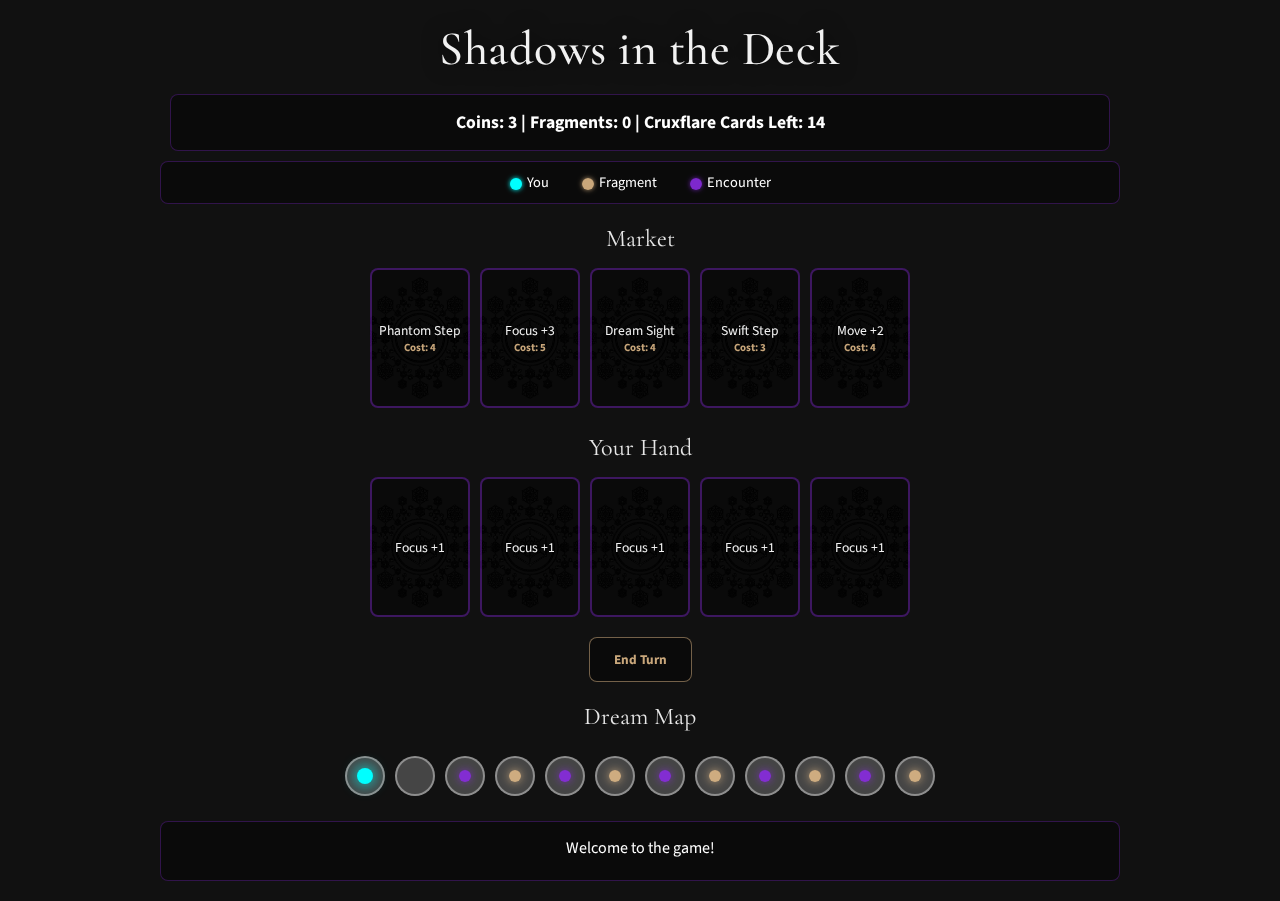
<file: index - Copy (12).html>
<!DOCTYPE html>
<html lang="en">
<head>
<meta charset="UTF-8">
<meta name="viewport" content="width=device-width, initial-scale=1.0">
<title>Shadows in the Deck</title>
<link href="https://fonts.googleapis.com/css2?family=Cormorant+Garamond:wght@400;500;700&family=Source+Sans+Pro:wght@300;400&display=swap" rel="stylesheet">
<style>
  * {
    box-sizing: border-box;
    margin: 0;
    padding: 0;
  }

  body, html {
    height: 100%;
    font-family: 'Source Sans Pro', sans-serif;
    color: #fff;
    position: relative;
    background: #111;
    overflow-x: hidden;
  }

  .background {
    background: rgba(40, 40, 45, 0.2);
    opacity: 1;
    position: fixed;
    width: 100%;
    height: 100%;
    z-index: -2;
    transition: background 2s ease-in-out;
  }

  body.danger-mode .background {
    background: rgba(3, 3, 3, 0.7);
  }

  .mist-overlay {
    background: url('images/mist-overlay.png') repeat;
    opacity: 0.9;
    position: fixed;
    width: 100%;
    height: 100%;
    z-index: -1;
    animation: mistScroll 20s linear infinite;
    transition: background-image 2s ease-in-out, opacity 2s ease-in-out;
  }

  body.danger-mode .mist-overlay {
    background-image: url('images/mist-overlay2.png');
    opacity: 0.85;
    animation-duration: 15s;
  }

  @keyframes mistScroll {
    from { background-position: 0 0; }
    to { background-position: -500px 500px; }
  }

  /* Floating particles */
  .particles {
    position: fixed;
    top: 0;
    left: 0;
    width: 100%;
    height: 100%;
    pointer-events: none;
    z-index: 1;
    overflow: hidden;
  }

  .particle {
    position: absolute;
    border-radius: 50%;
    animation: float 25s infinite linear;
    opacity: 0;
  }

  .particle.golden {
    background: radial-gradient(circle, rgba(222, 184, 135, 0.6) 0%, rgba(222, 184, 135, 0.1) 70%, transparent 100%);
    box-shadow: 0 0 4px rgba(222, 184, 135, 0.4);
  }

  .particle.purple {
    background: radial-gradient(circle, rgba(138, 43, 226, 0.5) 0%, rgba(138, 43, 226, 0.1) 70%, transparent 100%);
    box-shadow: 0 0 4px rgba(138, 43, 226, 0.3);
  }

  .particle.silver {
    background: radial-gradient(circle, rgba(192, 192, 192, 0.4) 0%, rgba(192, 192, 192, 0.1) 70%, transparent 100%);
    box-shadow: 0 0 3px rgba(192, 192, 192, 0.2);
  }

  @keyframes float {
    0% { 
      transform: translateY(100vh) translateX(0) rotate(0deg) scale(0.5); 
      opacity: 0; 
    }
    5% { 
      opacity: 0.8;
      transform: translateY(95vh) translateX(10px) rotate(18deg) scale(0.8);
    }
    50% {
      transform: translateY(50vh) translateX(var(--drift, 50px)) rotate(180deg) scale(1);
      opacity: 0.6;
    }
    95% { 
      opacity: 0.4; 
    }
    100% { 
      transform: translateY(-10vh) translateX(calc(var(--drift, 50px) * 2)) rotate(360deg) scale(0.3); 
      opacity: 0; 
    }
  }

  @keyframes pulse-warning {
    0%   { border-color: rgba(138, 43, 226, 0.3); }
    50%  { border-color: rgba(222, 184, 135, 0.6); }
    100% { border-color: rgba(138, 43, 226, 0.3); }
  }

  @keyframes pulse-danger {
    0%   { border-color: rgba(138, 43, 226, 0.3); background: rgba(0, 0, 0, 0.4); }
    50%  { border-color: rgba(255, 0, 0, 0.8); background: rgba(255, 0, 0, 0.1); }
    100% { border-color: rgba(138, 43, 226, 0.3); background: rgba(0, 0, 0, 0.4); }
  }

  /* Game over screen */
  .game-over-screen {
    background: rgba(0, 0, 0, 0.6);
    padding: 30px;
    border-radius: 12px;
    backdrop-filter: blur(15px);
    border: 2px solid rgba(222, 184, 135, 0.5);
    text-align: center;
    margin: 20px 0;
    box-shadow: 0 10px 30px rgba(0, 0, 0, 0.5);
  }

  .game-over-title {
    font-family: 'Cormorant Garamond', serif;
    font-size: 2.5rem;
    margin-bottom: 15px;
    color: rgba(222, 184, 135, 0.9);
  }

  .game-over-score {
    font-size: 1.3rem;
    margin-bottom: 10px;
    color: rgba(255, 255, 255, 0.9);
  }

  .game-over-flavor {
    font-style: italic;
    color: rgba(255, 255, 255, 0.7);
    margin-bottom: 20px;
    line-height: 1.4;
  }

  .section-header {
    transition: opacity 0.5s ease;
  }

  .section-header.hidden {
    opacity: 0;
    pointer-events: none;
  }

  #game { 
    max-width: 1000px; 
    margin: auto; 
    position: relative; 
    z-index: 2;
    backdrop-filter: blur(1px);
    padding: 20px;
  }

  h1 {
    font-family: 'Cormorant Garamond', serif;
    font-size: 3rem;
    font-weight: 500;
    margin-bottom: 1rem;
    color: #f2f2f2;
    text-shadow: 0 0 20px rgba(0, 0, 0, 0.7);
    letter-spacing: 0.5px;
    text-align: center;
  }

  h2 {
    font-family: 'Cormorant Garamond', serif;
    font-size: 1.5rem;
    font-weight: 400;
    color: rgba(255, 255, 255, 0.9);
    text-align: center;
    margin: 20px 0 10px 0;
  }

  #market, #player-hand { 
    display: flex; 
    justify-content: center; 
    margin: 10px 0; 
    flex-wrap: wrap; 
  }

  .card { 
    background: rgba(0, 0, 0, 0.4) url('images/card-back.webp') center/cover;
    background-blend-mode: overlay;
    border: 2px solid rgba(138, 43, 226, 0.4); 
    border-radius: 8px; 
    width: 100px; 
    height: 140px; 
    margin: 5px; 
    display: flex; 
    flex-direction: column; 
    align-items: center; 
    justify-content: center; 
    cursor: pointer;
    backdrop-filter: blur(10px);
    position: relative;
    transition: all 0.3s ease;
    color: #f2f2f2;
    text-align: center;
    font-size: 0.85em;
    text-shadow: 0 0 10px rgba(0, 0, 0, 0.8);
  }

  .card:hover { 
    border-color: rgba(222, 184, 135, 0.8); 
    transform: translateY(-3px) scale(1.02);
    background-color: rgba(0, 0, 0, 0.6);
    box-shadow: 0 5px 15px rgba(222, 184, 135, 0.3);
  }

  .cost { 
    font-size: 0.8em; 
    color: rgba(222, 184, 135, 0.9);
    font-weight: bold;
  }
  
  #map { 
    display: flex; 
    justify-content: center; 
    margin: 20px 0; 
    flex-wrap: wrap;
    max-width: 800px;
    margin-left: auto;
    margin-right: auto;
  }
  
  .node { 
    width: 40px; 
    height: 40px; 
    border-radius: 50%; 
    background: rgba(192, 192, 192, 0.3);
    border: 2px solid rgba(192, 192, 192, 0.6);
    margin: 5px; 
    position: relative;
    cursor: help;
    backdrop-filter: blur(5px);
    transition: all 0.3s ease;
  }

  .node:hover {
    border-color: rgba(222, 184, 135, 0.8);
    background: rgba(192, 192, 192, 0.4);
  }
  
  .player { 
    width: 16px; 
    height: 16px; 
    border-radius: 50%; 
    background: cyan; 
    position: absolute; 
    top: 50%;
    left: 50%;
    transform: translate(-50%, -50%);
    box-shadow: 0 0 15px cyan;
    z-index: 3;
  }
  
  .fragment { 
    width: 12px; 
    height: 12px; 
    border-radius: 50%; 
    background: rgba(222, 184, 135, 0.9);
    position: absolute; 
    top: 50%;
    left: 50%;
    transform: translate(-50%, -50%);
    box-shadow: 0 0 10px rgba(222, 184, 135, 0.8);
    z-index: 1;
  }
  
  .encounter { 
    width: 12px; 
    height: 12px; 
    border-radius: 50%; 
    background: rgba(138, 43, 226, 0.9);
    position: absolute; 
    top: 50%;
    left: 50%;
    transform: translate(-50%, -50%);
    box-shadow: 0 0 8px rgba(138, 43, 226, 0.7);
    z-index: 1;
  }
  
  #log { 
    background: rgba(0, 0, 0, 0.4); 
    padding: 15px; 
    min-height: 60px; 
    margin-top: 20px; 
    border-radius: 8px;
    backdrop-filter: blur(10px);
    border: 1px solid rgba(138, 43, 226, 0.3);
    text-align: center;
    font-size: 1rem;
  }
  
  #restart-btn, #end-turn-btn { 
    margin: 15px 5px; 
    padding: 12px 24px; 
    border: 1px solid rgba(222, 184, 135, 0.5); 
    border-radius: 8px; 
    background: rgba(0, 0, 0, 0.4); 
    color: rgba(222, 184, 135, 0.9); 
    font-weight: bold; 
    cursor: pointer;
    transition: all 0.3s ease;
    backdrop-filter: blur(10px);
    font-family: 'Source Sans Pro', sans-serif;
    display: block;
    margin-left: auto;
    margin-right: auto;
  }
  
  #restart-btn:hover, #end-turn-btn:hover { 
    background: rgba(222, 184, 135, 0.1);
    border-color: rgba(222, 184, 135, 0.8);
    transform: translateY(-2px);
    box-shadow: 0 5px 15px rgba(222, 184, 135, 0.2);
  }
  
  #hud { 
    margin: 10px; 
    font-weight: bold;
    background: rgba(0, 0, 0, 0.4);
    padding: 15px;
    border-radius: 8px;
    backdrop-filter: blur(10px);
    border: 1px solid rgba(138, 43, 226, 0.3);
    text-align: center;
    font-size: 1.1rem;
  }
  
  #legend {
    background: rgba(0, 0, 0, 0.4);
    padding: 10px;
    border-radius: 8px;
    margin: 10px 0;
    font-size: 0.9em;
    backdrop-filter: blur(10px);
    border: 1px solid rgba(138, 43, 226, 0.3);
    text-align: center;
  }
  
  .legend-item {
    display: inline-block;
    margin: 0 15px;
  }
  
  .legend-icon {
    display: inline-block;
    width: 12px;
    height: 12px;
    border-radius: 50%;
    margin-right: 5px;
    vertical-align: middle;
  }
  
  /* Tooltip styles */
  .tooltip {
    position: relative;
    cursor: help;
  }
  
  .tooltip::after {
    content: attr(data-tooltip);
    position: absolute;
    bottom: 125%;
    left: 50%;
    transform: translateX(-50%);
    background: rgba(0, 0, 0, 0.9);
    color: white;
    padding: 8px;
    border-radius: 4px;
    white-space: nowrap;
    font-size: 0.8em;
    opacity: 0;
    pointer-events: none;
    transition: opacity 0.3s;
    z-index: 1000;
    border: 1px solid rgba(138, 43, 226, 0.5);
  }
  
  .tooltip:hover::after {
    opacity: 1;
  }

  @media (max-width: 768px) {
    h1 { font-size: 2.5rem; }
    #game { padding: 10px; }
    .card { width: 85px; height: 120px; font-size: 0.8em; }
  }
</style>
</head>
<body>
<div class="background"></div>
<div class="mist-overlay"></div>
<div class="particles" id="particles"></div>

<div id="game">
  <h1>Shadows in the Deck</h1>
  <div id="hud">
    Coins: <span id="coins">0</span> | 
    Fragments: <span id="frags">0</span> | 
    Cruxflare Cards Left: <span id="crux-remaining">0</span>
  </div>
  
  <div id="legend">
    <div class="legend-item">
      <span class="legend-icon" style="background: cyan; box-shadow: 0 0 5px cyan;"></span>You
    </div>
    <div class="legend-item">
      <span class="legend-icon" style="background: rgba(222, 184, 135, 0.9); box-shadow: 0 0 5px rgba(222, 184, 135, 0.8);"></span>Fragment
    </div>
    <div class="legend-item">
      <span class="legend-icon" style="background: rgba(138, 43, 226, 0.9); box-shadow: 0 0 5px rgba(138, 43, 226, 0.7);"></span>Encounter
    </div>
  </div>

  <h2 class="section-header" id="market-header">Market</h2>
  <div id="market"></div>

  <h2 class="section-header" id="hand-header">Your Hand</h2>
  <div id="player-hand"></div>

  <button id="end-turn-btn" onclick="endTurn()">End Turn</button>

  <h2 class="section-header" id="map-header">Dream Map</h2>
  <div id="map"></div>

  <div id="game-over-container"></div>

  <div id="log">Welcome to the game!</div>
  <button id="restart-btn" style="display:none;" onclick="restartGame()">Restart Game</button>
</div>

<script>
let marketDeck, playerDeck, discardPile, playerHand, marketRow, mapNodes, playerPos, fragmentPositions, fragmentsCollected, totalFragments, cruxflareDeck, coins, encounterPositions, shadowBlocked, lastPlayedCard, fragmentBoostActive;

// Data-driven card system
const CARD_EFFECTS = {
  'Focus +1': { type: 'coins', value: 1 },
  'Focus +2': { type: 'coins', value: 2 },
  'Focus +3': { type: 'coins', value: 3 },
  'Focus +4': { type: 'coins', value: 4 },
  'Focus +5': { type: 'coins', value: 5 },
  'Move +1': { type: 'move', value: 1 },
  'Move +2': { type: 'move', value: 2 },
  'Move +3': { type: 'move', value: 3 },
  'Swift Step': { type: 'move_safe', value: 1 },
  'Void Step': { type: 'move_safe', value: 2 },
  'Shadow Walk': { type: 'move_safe', value: 3 },
  'Lucky Find': { type: 'special', effect: 'lucky_find' },
  'Shadow Blocker': { type: 'special', effect: 'shadow_block' },
  'Dream Sight': { type: 'special', effect: 'dream_sight' },
  'Fragment 3pts': { type: 'special', effect: 'fragment_boost', value: 3 },
  'Coin Burst': { type: 'coins', value: 3 },
  'Astral Drift': { type: 'move', value: 4 },
  'Dream Echo': { type: 'special', effect: 'replay_last' },
  'Mist Walker': { type: 'special', effect: 'move_and_coin', move: 2, coins: 1 },
  'Phantom Step': { type: 'move', value: 2 },
  'Essence Tap': { type: 'special', effect: 'coin_and_draw', coins: 2 },
  'Spirit Guide': { type: 'special', effect: 'move_and_protect', move: 3 }
};

function generateTooltip(cardName) {
  const effect = CARD_EFFECTS[cardName];
  if (!effect) return "Basic card";
  
  switch (effect.type) {
    case 'coins': return `Gain ${effect.value} coins when played`;
    case 'move': return `Move ${effect.value} spaces on the map`;
    case 'move_safe': return `Move ${effect.value} spaces, skip encounters`;
    case 'special':
      switch (effect.effect) {
        case 'lucky_find': return "Gain 1-3 random coins";
        case 'shadow_block': return "Block the next Cruxflare effect";
        case 'dream_sight': return "Look at top Cruxflare card";
        case 'fragment_boost': return `Next fragment collected counts as ${effect.value}`;
        case 'replay_last': return "Replay your last played card";
        case 'move_and_coin': return `Move ${effect.move} spaces, gain ${effect.coins} coin`;
        case 'coin_and_draw': return `Gain ${effect.coins} coins, draw 1 card`;
        case 'move_and_protect': return `Move ${effect.move} spaces, avoid next Cruxflare`;
        default: return "Special effect";
      }
    default: return "Basic card";
  }
}

function setupGameData(){
  // Much larger market deck to prevent running out
  marketDeck = [
    { name:"Focus +2", cost: 3 },
    { name:"Move +2", cost: 4 },
    { name:"Fragment 3pts", cost: 5 },
    { name:"Shadow Blocker", cost: 4 },
    { name:"Focus +3", cost: 5 },
    { name:"Move +3", cost: 6 },
    { name:"Swift Step", cost: 3 },
    { name:"Dream Sight", cost: 4 },
    { name:"Focus +4", cost: 7 },
    { name:"Ethereal Leap", cost: 5 },
    
    // Additional cards to fill out the deck
    { name:"Focus +2", cost: 3 },
    { name:"Move +2", cost: 4 },
    { name:"Void Step", cost: 4 },
    { name:"Focus +3", cost: 5 },
    { name:"Shadow Walk", cost: 6 },
    { name:"Coin Burst", cost: 3 },
    { name:"Focus +5", cost: 8 },
    { name:"Astral Drift", cost: 7 },
    { name:"Lucky Find", cost: 2 },
    { name:"Focus +2", cost: 3 },
    { name:"Move +1", cost: 2 },
    { name:"Dream Echo", cost: 6 },
    { name:"Mist Walker", cost: 5 },
    { name:"Focus +3", cost: 5 },
    { name:"Phantom Step", cost: 4 },
    { name:"Essence Tap", cost: 4 },
    { name:"Move +2", cost: 4 },
    { name:"Spirit Guide", cost: 6 }
  ];
  
  // Add tooltips to market cards
  marketDeck = marketDeck.map(card => ({
    ...card,
    tooltip: generateTooltip(card.name)
  }));
  
  // Shuffle the market deck
  for(let i = marketDeck.length - 1; i > 0; i--){
    const j = Math.floor(Math.random() * (i + 1));
    [marketDeck[i], marketDeck[j]] = [marketDeck[j], marketDeck[i]];
  }
  
  playerDeck = ["Focus +1","Focus +1","Focus +1","Focus +1","Focus +1","Focus +1","Focus +1","Move +1","Move +1","Move +1"];
  discardPile = [];
  playerHand = [];
  marketRow = [];
  mapNodes = 12;
  playerPos = 0;
  fragmentPositions = [3, 5, 7, 9, 11];
  fragmentsCollected = 0;
  totalFragments = fragmentPositions.length;
  encounterPositions = [2, 4, 6, 8, 10];
  shadowBlocked = false;
  lastPlayedCard = null;
  fragmentBoostActive = null;
  
  cruxflareDeck = [
    "Shadow Surge: Add a dead card to discard.",
    "Corruption Pulse: Remove cheapest market card.",
    "Dream Collapse: Lose a node on the map.",
    "Sudden Eclipse: Discard a random card from hand.",
    "Void Whisper: Lose 2 coins.",
    "Time Fracture: Skip next card draw.",
    "Shadow Surge: Add a dead card to discard.",
    "Corruption Pulse: Remove cheapest market card.", 
    "Dream Collapse: Lose a node on the map.",
    "Sudden Eclipse: Discard a random card from hand.",
    "Memory Drain: Shuffle a card from hand into deck.",
    "Reality Shift: Rearrange fragment positions.",
    "Shadow Surge: Add a dead card to discard.",
    "Final Darkness: Game ends in 2 turns."
  ];
  
  coins = 3;
  updateHUD();
}

function initGame(){
  setupGameData();
  createParticles();
  document.body.classList.remove('danger-mode');
  document.getElementById('restart-btn').style.display = 'none';
  for (let i=0; i<5; i++) { drawMarketCard(); }
  renderMarket();
  drawHand();
  renderHand();
  renderMap();
  updateMistOverlay();
}

function createParticles(){
  const container = document.getElementById('particles');
  container.innerHTML = ''; // Clear existing particles
  const colors = ['golden', 'purple', 'silver'];
  
  for (let i = 0; i < 60; i++) {
    const particle = document.createElement('div');
    particle.className = `particle ${colors[Math.floor(Math.random() * colors.length)]}`;
    
    const size = Math.random() * 6 + 1;
    particle.style.width = `${size}px`;
    particle.style.height = `${size}px`;
    particle.style.left = Math.random() * 100 + '%';
    particle.style.animationDelay = Math.random() * 30 + 's';
    particle.style.animationDuration = (Math.random() * 20 + 20) + 's';
    particle.style.setProperty('--drift', (Math.random() - 0.5) * 150 + 'px');
    
    container.appendChild(particle);
  }
}

function drawMarketCard(){
  if(marketDeck.length>0){
    marketRow.push(marketDeck.shift());
  }
}

function drawHand(){
  while(playerHand.length < 5 && playerDeck.length>0){
    playerHand.push(playerDeck.shift());
  }
  if(playerDeck.length===0 && discardPile.length>0){
    playerDeck = [...discardPile];
    discardPile = [];
    for(let i = playerDeck.length - 1; i > 0; i--){
      const j = Math.floor(Math.random() * (i + 1));
      [playerDeck[i], playerDeck[j]] = [playerDeck[j], playerDeck[i]];
    }
    logMsg("Your deck is reshuffled.");
  }
}

function renderMarket(){
  let m = document.getElementById('market');
  m.innerHTML = '';
  marketRow.forEach((cardObj, i)=>{
    let el = document.createElement('div');
    el.className = 'card tooltip';
    el.setAttribute('data-tooltip', cardObj.tooltip);
    el.innerHTML = `<div>${cardObj.name}</div><div class='cost'>Cost: ${cardObj.cost}</div>`;
    el.onclick = ()=>{
      if(coins >= cardObj.cost){
        coins -= cardObj.cost;
        logMsg(`Bought ${cardObj.name}`);
        discardPile.push(cardObj.name);
        marketRow.splice(i,1);
        drawMarketCard();
        renderMarket();
        updateHUD();
      } else {
        logMsg(`Not enough coins to buy ${cardObj.name}`);
      }
    };
    m.appendChild(el);
  });
}

function renderHand(){
  let h = document.getElementById('player-hand');
  h.innerHTML = '';
  playerHand.forEach((card, i)=>{
    let el = document.createElement('div');
    el.className = 'card tooltip';
    el.setAttribute('data-tooltip', generateTooltip(card));
    el.textContent = card;
    el.onclick = ()=>{
      playCard(card, i);
    };
    h.appendChild(el);
  });
}

function playCard(card, index){
  const effect = CARD_EFFECTS[card];
  let message = `Played ${card}`;
  
  if (effect) {
    switch (effect.type) {
      case 'coins':
        coins += effect.value;
        message += ` - Gained ${effect.value} coins`;
        break;
        
      case 'move':
        movePlayer(effect.value);
        message += ` - Moved ${effect.value} spaces`;
        break;
        
      case 'move_safe':
        movePlayer(effect.value, true);
        message += ` - Moved ${effect.value} spaces safely`;
        break;
        
      case 'special':
        switch (effect.effect) {
          case 'lucky_find':
            let gain = Math.ceil(Math.random() * 3);
            coins += gain;
            message += ` - Found ${gain} coins!`;
            break;
            
          case 'shadow_block':
            shadowBlocked = true;
            message += ` - Next Cruxflare blocked!`;
            break;
            
          case 'dream_sight':
            if (cruxflareDeck.length > 0) {
              message += ` - Next Cruxflare: ${cruxflareDeck[0]}`;
            }
            break;
            
          case 'fragment_boost':
            // Set a flag for next fragment collection
            fragmentBoostActive = effect.value;
            console.log('Fragment boost set:', effect.value); // Debug log
            message += ` - Next fragment worth ${effect.value} points!`;
            break;
            
          case 'replay_last':
            if (lastPlayedCard && CARD_EFFECTS[lastPlayedCard]) {
              message += ` - Replaying ${lastPlayedCard}`;
              // Don't actually consume the card, just trigger its effect
              setTimeout(() => {
                const lastEffect = CARD_EFFECTS[lastPlayedCard];
                if (lastEffect.type === 'coins') {
                  coins += lastEffect.value;
                  logMsg(`Dream Echo: Gained ${lastEffect.value} more coins`);
                  updateHUD();
                } else if (lastEffect.type === 'move') {
                  movePlayer(lastEffect.value);
                  logMsg(`Dream Echo: Moved ${lastEffect.value} more spaces`);
                }
              }, 500);
            } else {
              message += ` - No previous card to replay`;
            }
            break;
            
          case 'move_and_coin':
            movePlayer(effect.move);
            coins += effect.coins;
            message += ` - Moved ${effect.move}, gained ${effect.coins} coin`;
            break;
            
          case 'coin_and_draw':
            coins += effect.coins;
            if (playerDeck.length > 0) {
              playerHand.push(playerDeck.shift());
              message += ` - Gained ${effect.coins} coins, drew 1 card`;
            } else {
              message += ` - Gained ${effect.coins} coins, deck empty`;
            }
            break;
            
          case 'move_and_protect':
            movePlayer(effect.move);
            shadowBlocked = true;
            message += ` - Moved ${effect.move} spaces, protected from next Cruxflare`;
            break;
        }
        break;
    }
  }
  
  lastPlayedCard = card;
  logMsg(message);
  
  // Add visual feedback - make the card glow briefly
  const cardEl = event.target;
  cardEl.style.transform = 'scale(1.1)';
  cardEl.style.boxShadow = '0 0 20px rgba(222, 184, 135, 0.8)';
  setTimeout(() => {
    cardEl.style.transform = '';
    cardEl.style.boxShadow = '';
  }, 300);
  
  discardPile.push(card);
  playerHand.splice(index, 1);
  renderHand();
  updateHUD();
}

function renderMap(){
  let map = document.getElementById('map');
  map.innerHTML = '';
  for(let i=0; i<mapNodes; i++){
    let node = document.createElement('div');
    node.className = 'node';
    node.title = `Node ${i}`;
    
    if(fragmentPositions.includes(i)){
      let f = document.createElement('div');
      f.className = 'fragment';
      node.appendChild(f);
      node.title += ' - Contains Fragment';
    }
    if(encounterPositions.includes(i)){
      let e = document.createElement('div');
      e.className = 'encounter';
      node.appendChild(e);
      node.title += ' - Encounter Zone';
    }
    if(i===playerPos){
      let p = document.createElement('div');
      p.className = 'player';
      node.appendChild(p);
      node.title += ' - Your Location';
    }
    map.appendChild(node);
  }
}

function movePlayer(steps, skipEncounters = false){
  playerPos = Math.min(playerPos + steps, mapNodes-1);
  
  if(fragmentPositions.includes(playerPos)){
    let fragmentValue = 1;
    
    // Check if fragment boost is active
    console.log('Fragment boost active?', fragmentBoostActive); // Debug log
    if (fragmentBoostActive) {
      fragmentValue = fragmentBoostActive;
      fragmentBoostActive = null;
      logMsg(`Fragment boost activated! Gained ${fragmentValue} fragments!`);
    }
    
    fragmentsCollected += fragmentValue;
    fragmentPositions = fragmentPositions.filter(pos => pos !== playerPos);
    updateHUD();
    
    if (fragmentValue === 1) {
      logMsg(`Collected a fragment! Total: ${fragmentsCollected}`);
    }
    
    if(fragmentsCollected >= totalFragments){
      logMsg(`You collected all fragments! You win!`);
      endGame();
      return;
    }
  }
  
  if(encounterPositions.includes(playerPos) && !skipEncounters){
    triggerEncounter();
    
    // Visual feedback for encounter
    const nodes = document.querySelectorAll('.node');
    const currentNode = nodes[playerPos];
    if (currentNode) {
      currentNode.style.background = 'rgba(138, 43, 226, 0.8)';
      currentNode.style.transform = 'scale(1.2)';
      setTimeout(() => {
        currentNode.style.background = 'rgba(192, 192, 192, 0.3)';
        currentNode.style.transform = 'scale(1)';
      }, 800);
    }
  }
  
  renderMap();
}

function triggerEncounter(){
  let roll = Math.random();
  if(roll < 0.6){
    let gain = Math.ceil(Math.random()*3) + 1;
    coins += gain;
    logMsg(`Encounter: Found treasure! +${gain} coins.`);
  } else {
    let loss = Math.ceil(Math.random()*2);
    coins = Math.max(0, coins - loss);
    logMsg(`Encounter: Shadow drains you. -${loss} coins.`);
  }
  updateHUD();
}

function updateHUD(){
  document.getElementById('coins').textContent = coins;
  document.getElementById('frags').textContent = fragmentsCollected;
  document.getElementById('crux-remaining').textContent = cruxflareDeck.length;
  updateMistOverlay();
}

function updateMistOverlay(){
  if(cruxflareDeck.length <= 7){
    document.body.classList.add('danger-mode');
  }
  
  // Enhanced endgame tension - but less stroby
  if(cruxflareDeck.length <= 2){
    const hud = document.getElementById('hud');
    hud.style.borderColor = 'rgba(255, 100, 100, 0.6)';
  } else if(cruxflareDeck.length <= 4){
    const hud = document.getElementById('hud');
    hud.style.borderColor = 'rgba(222, 184, 135, 0.6)';
  }
}

function logMsg(msg){
  document.getElementById('log').textContent = msg;
}

function endTurn(){
  if(cruxflareDeck.length > 0){
    let event = cruxflareDeck.shift();
    logMsg(`Cruxflare: ${event}`);
    resolveCruxflare(event);
  } else {
    logMsg(`The dream collapses! You collected ${fragmentsCollected}/${totalFragments} fragments.`);
    endGame();
  }
  drawHand();
  renderHand();
  updateHUD();
}

function resolveCruxflare(event){
  // Check if Shadow Blocker is active
  if (shadowBlocked) {
    shadowBlocked = false;
    logMsg(`Shadow Blocker activated! Cruxflare effect blocked.`);
    return;
  }
  
  if(event.includes('dead card')){
    discardPile.push("Shadow (dead)");
  }
  if(event.includes('Remove cheapest')){
    if(marketRow.length > 0){
      marketRow.sort((a,b) => a.cost - b.cost);
      const removed = marketRow.shift();
      logMsg(`${removed.name} vanishes from the market.`);
      drawMarketCard();
      renderMarket();
    }
  }
  if(event.includes('Lose a node') && mapNodes > 3){
    mapNodes -= 1;
    if(playerPos >= mapNodes) playerPos = mapNodes - 1;
    
    // CRITICAL FIX: Preserve fragments when nodes are destroyed
    const lostFragments = fragmentPositions.filter(pos => pos >= mapNodes);
    fragmentPositions = fragmentPositions.filter(pos => pos < mapNodes);
    
    // Move lost fragments to random safe positions
    lostFragments.forEach(() => {
      const safePositions = [];
      for (let i = 1; i < mapNodes; i++) {
        if (!fragmentPositions.includes(i) && !encounterPositions.includes(i) && i !== playerPos) {
          safePositions.push(i);
        }
      }
      if (safePositions.length > 0) {
        const newPos = safePositions[Math.floor(Math.random() * safePositions.length)];
        fragmentPositions.push(newPos);
        logMsg(`A fragment shifts to node ${newPos} as reality warps.`);
      }
    });
    
    encounterPositions = encounterPositions.filter(pos => pos < mapNodes);
    renderMap();
  }
  if(event.includes('Discard a random') && playerHand.length > 0){
    let rand = Math.floor(Math.random() * playerHand.length);
    let discarded = playerHand.splice(rand, 1)[0];
    discardPile.push(discarded);
    logMsg(`Lost ${discarded} from hand.`);
    renderHand();
  }
  if(event.includes('Lose 2 coins')){
    coins = Math.max(0, coins - 2);
  }
  if(event.includes('Final Darkness')){
    setTimeout(() => {
      logMsg(`Final darkness consumes the dream! Final score: ${fragmentsCollected}/${totalFragments} fragments.`);
      endGame();
    }, 3000);
  }
}

function endGame(){
  // Hide section headers
  document.getElementById('market-header').classList.add('hidden');
  document.getElementById('hand-header').classList.add('hidden'); 
  document.getElementById('map-header').classList.add('hidden');
  
  // Clear game areas
  document.getElementById('market').innerHTML = '';
  document.getElementById('player-hand').innerHTML = '';
  document.getElementById('map').innerHTML = '';
  document.getElementById('end-turn-btn').style.display = 'none';
  
  // Determine win/loss and create game over screen
  const isWin = fragmentsCollected >= totalFragments;
  const gameOverContainer = document.getElementById('game-over-container');
  
  let flavorText;
  if (isWin) {
    const flavorTexts = [
      "The dream fragments coalesce into crystalline truth. You have mastered the shifting realm.",
      "Through shadow and mist, you have gathered the scattered pieces of the dreaming mind.",
      "The Cruxflare fades as your collection of fragments forms a complete vision of the dreamscape."
    ];
    flavorText = flavorTexts[Math.floor(Math.random() * flavorTexts.length)];
  } else {
    const flavorTexts = [
      "The dream collapses, fragments scattered to the void. The shadows claim what remains.",
      "Cruxflare consumes the last vestiges of the dream. The fragments slip through ethereal fingers.",
      "The mist thickens, obscuring the path. Some fragments were never meant to be found."
    ];
    flavorText = flavorTexts[Math.floor(Math.random() * flavorTexts.length)];
  }
  
  gameOverContainer.innerHTML = `
    <div class="game-over-screen">
      <div class="game-over-title">${isWin ? '✧ Victory ✧' : '◯ Dream Lost ◯'}</div>
      <div class="game-over-score">Fragments Collected: ${fragmentsCollected} / ${totalFragments}</div>
      <div class="game-over-flavor">${flavorText}</div>
    </div>
  `;
  
  document.getElementById('restart-btn').style.display = 'inline-block';
}

function restartGame(){
  // Show section headers again
  document.getElementById('market-header').classList.remove('hidden');
  document.getElementById('hand-header').classList.remove('hidden');
  document.getElementById('map-header').classList.remove('hidden');
  
  // Clear game over screen
  document.getElementById('game-over-container').innerHTML = '';
  
  initGame();
  logMsg('Welcome to the game!');
  document.getElementById('end-turn-btn').style.display = 'inline-block';
}

initGame();
</script>
</body>
</html>
</file>
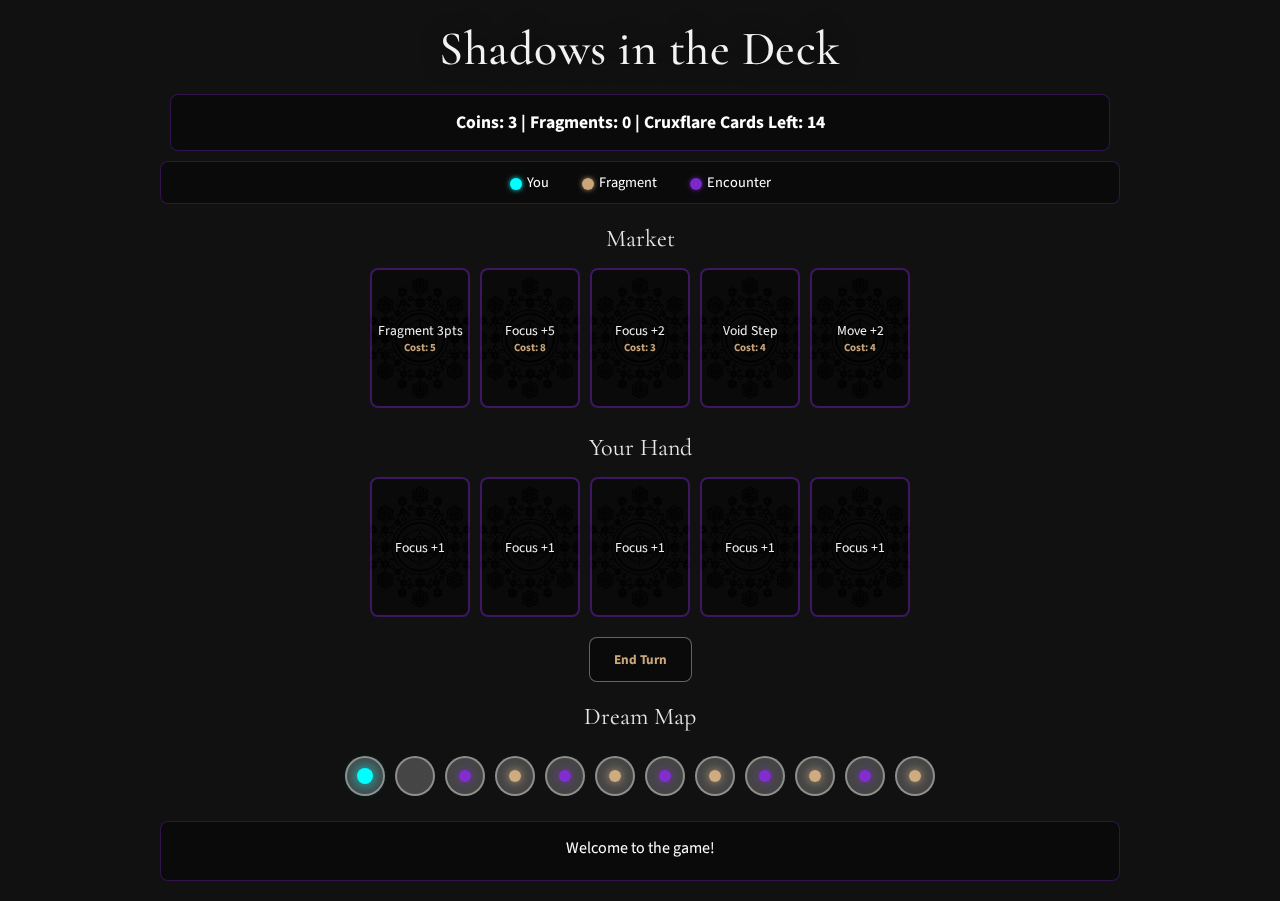
<file: index - Copy (13).html>
<!DOCTYPE html>
<html lang="en">
<head>
<meta charset="UTF-8">
<meta name="viewport" content="width=device-width, initial-scale=1.0">
<title>Shadows in the Deck</title>
<link href="https://fonts.googleapis.com/css2?family=Cormorant+Garamond:wght@400;500;700&family=Source+Sans+Pro:wght@300;400&display=swap" rel="stylesheet">
<style>
  * {
    box-sizing: border-box;
    margin: 0;
    padding: 0;
  }

  body, html {
    height: 100%;
    font-family: 'Source Sans Pro', sans-serif;
    color: #fff;
    position: relative;
    background: #111;
    overflow-x: hidden;
  }

  .background {
    background: rgba(40, 40, 45, 0.2);
    opacity: 1;
    position: fixed;
    width: 100%;
    height: 100%;
    z-index: -2;
    transition: background 2s ease-in-out;
  }

  body.danger-mode .background {
    background: rgba(3, 3, 3, 0.7);
  }

  .mist-overlay {
    background: url('images/mist-overlay.png') repeat;
    opacity: 1;
    position: fixed;
    width: 100%;
    height: 100%;
    z-index: -1;
    animation: mistScroll 20s linear infinite;
    transition: background-image 2s ease-in-out, opacity 2s ease-in-out;
    filter: contrast(150%) brightness(0.8);
    mix-blend-mode: multiply;
  }

  body.danger-mode .mist-overlay {
    background-image: url('images/mist-overlay2.png');
    opacity: 0.9;
    animation-duration: 15s;
    filter: contrast(120%) brightness(0.6);
    mix-blend-mode: normal;
  }

  @keyframes mistScroll {
    from { background-position: 0 0; }
    to { background-position: -500px 500px; }
  }

  /* Floating particles */
  .particles {
    position: fixed;
    top: 0;
    left: 0;
    width: 100%;
    height: 100%;
    pointer-events: none;
    z-index: 1;
    overflow: hidden;
  }

  .particle {
    position: absolute;
    border-radius: 50%;
    animation: float 25s infinite linear;
    opacity: 0;
  }

  .particle.golden {
    background: radial-gradient(circle, rgba(222, 184, 135, 0.6) 0%, rgba(222, 184, 135, 0.1) 70%, transparent 100%);
    box-shadow: 0 0 4px rgba(222, 184, 135, 0.4);
  }

  .particle.purple {
    background: radial-gradient(circle, rgba(138, 43, 226, 0.5) 0%, rgba(138, 43, 226, 0.1) 70%, transparent 100%);
    box-shadow: 0 0 4px rgba(138, 43, 226, 0.3);
  }

  .particle.silver {
    background: radial-gradient(circle, rgba(192, 192, 192, 0.4) 0%, rgba(192, 192, 192, 0.1) 70%, transparent 100%);
    box-shadow: 0 0 3px rgba(192, 192, 192, 0.2);
  }

  @keyframes float {
    0% { 
      transform: translateY(100vh) translateX(0) rotate(0deg) scale(0.5); 
      opacity: 0; 
    }
    5% { 
      opacity: 0.8;
      transform: translateY(95vh) translateX(10px) rotate(18deg) scale(0.8);
    }
    50% {
      transform: translateY(50vh) translateX(var(--drift, 50px)) rotate(180deg) scale(1);
      opacity: 0.6;
    }
    95% { 
      opacity: 0.4; 
    }
    100% { 
      transform: translateY(-10vh) translateX(calc(var(--drift, 50px) * 2)) rotate(360deg) scale(0.3); 
      opacity: 0; 
    }
  }

  @keyframes pulse-warning {
    0%   { border-color: rgba(138, 43, 226, 0.3); }
    50%  { border-color: rgba(222, 184, 135, 0.6); }
    100% { border-color: rgba(138, 43, 226, 0.3); }
  }

  @keyframes pulse-danger {
    0%   { border-color: rgba(138, 43, 226, 0.3); background: rgba(0, 0, 0, 0.4); }
    50%  { border-color: rgba(255, 0, 0, 0.8); background: rgba(255, 0, 0, 0.1); }
    100% { border-color: rgba(138, 43, 226, 0.3); background: rgba(0, 0, 0, 0.4); }
  }

  /* Game over screen */
  .game-over-screen {
    background: rgba(0, 0, 0, 0.6);
    padding: 30px;
    border-radius: 12px;
    backdrop-filter: blur(15px);
    border: 2px solid rgba(222, 184, 135, 0.5);
    text-align: center;
    margin: 20px 0;
    box-shadow: 0 10px 30px rgba(0, 0, 0, 0.5);
  }

  .game-over-title {
    font-family: 'Cormorant Garamond', serif;
    font-size: 2.5rem;
    margin-bottom: 15px;
    color: rgba(222, 184, 135, 0.9);
  }

  .game-over-score {
    font-size: 1.3rem;
    margin-bottom: 10px;
    color: rgba(255, 255, 255, 0.9);
  }

  .game-over-flavor {
    font-style: italic;
    color: rgba(255, 255, 255, 0.7);
    margin-bottom: 20px;
    line-height: 1.4;
  }

  .section-header {
    transition: opacity 0.5s ease;
  }

  .section-header.hidden {
    opacity: 0;
    pointer-events: none;
  }

  #game { 
    max-width: 1000px; 
    margin: auto; 
    position: relative; 
    z-index: 2;
    backdrop-filter: blur(1px);
    padding: 20px;
  }

  h1 {
    font-family: 'Cormorant Garamond', serif;
    font-size: 3rem;
    font-weight: 500;
    margin-bottom: 1rem;
    color: #f2f2f2;
    text-shadow: 0 0 20px rgba(0, 0, 0, 0.7);
    letter-spacing: 0.5px;
    text-align: center;
  }

  h2 {
    font-family: 'Cormorant Garamond', serif;
    font-size: 1.5rem;
    font-weight: 400;
    color: rgba(255, 255, 255, 0.9);
    text-align: center;
    margin: 20px 0 10px 0;
  }

  #market, #player-hand { 
    display: flex; 
    justify-content: center; 
    margin: 10px 0; 
    flex-wrap: wrap; 
  }

  .card { 
    background: rgba(0, 0, 0, 0.4) url('images/card-back.webp') center/cover;
    background-blend-mode: overlay;
    border: 2px solid rgba(138, 43, 226, 0.4); 
    border-radius: 8px; 
    width: 100px; 
    height: 140px; 
    margin: 5px; 
    display: flex; 
    flex-direction: column; 
    align-items: center; 
    justify-content: center; 
    cursor: pointer;
    backdrop-filter: blur(10px);
    position: relative;
    transition: all 0.3s ease;
    color: #f2f2f2;
    text-align: center;
    font-size: 0.85em;
    text-shadow: 0 0 10px rgba(0, 0, 0, 0.8);
  }

  .card:hover { 
    border-color: rgba(222, 184, 135, 0.8); 
    transform: translateY(-3px) scale(1.02);
    background-color: rgba(0, 0, 0, 0.6);
    box-shadow: 0 5px 15px rgba(222, 184, 135, 0.3);
  }

  .cost { 
    font-size: 0.8em; 
    color: rgba(222, 184, 135, 0.9);
    font-weight: bold;
  }
  
  #map { 
    display: flex; 
    justify-content: center; 
    margin: 20px 0; 
    flex-wrap: wrap;
    max-width: 800px;
    margin-left: auto;
    margin-right: auto;
  }
  
  .node { 
    width: 40px; 
    height: 40px; 
    border-radius: 50%; 
    background: rgba(192, 192, 192, 0.3);
    border: 2px solid rgba(192, 192, 192, 0.6);
    margin: 5px; 
    position: relative;
    cursor: help;
    backdrop-filter: blur(5px);
    transition: all 0.3s ease;
  }

  .node:hover {
    border-color: rgba(222, 184, 135, 0.8);
    background: rgba(192, 192, 192, 0.4);
  }
  
  .player { 
    width: 16px; 
    height: 16px; 
    border-radius: 50%; 
    background: cyan; 
    position: absolute; 
    top: 50%;
    left: 50%;
    transform: translate(-50%, -50%);
    box-shadow: 0 0 15px cyan;
    z-index: 3;
  }
  
  .fragment { 
    width: 12px; 
    height: 12px; 
    border-radius: 50%; 
    background: rgba(222, 184, 135, 0.9);
    position: absolute; 
    top: 50%;
    left: 50%;
    transform: translate(-50%, -50%);
    box-shadow: 0 0 10px rgba(222, 184, 135, 0.8);
    z-index: 1;
  }
  
  .encounter { 
    width: 12px; 
    height: 12px; 
    border-radius: 50%; 
    background: rgba(138, 43, 226, 0.9);
    position: absolute; 
    top: 50%;
    left: 50%;
    transform: translate(-50%, -50%);
    box-shadow: 0 0 8px rgba(138, 43, 226, 0.7);
    z-index: 1;
  }
  
  #log { 
    background: rgba(0, 0, 0, 0.4); 
    padding: 15px; 
    min-height: 60px; 
    margin-top: 20px; 
    border-radius: 8px;
    backdrop-filter: blur(10px);
    border: 1px solid rgba(138, 43, 226, 0.3);
    text-align: center;
    font-size: 1rem;
  }
  
  #restart-btn, #end-turn-btn { 
    margin: 15px 5px; 
    padding: 12px 24px; 
    border: 1px solid rgba(222, 184, 135, 0.5); 
    border-radius: 8px; 
    background: rgba(0, 0, 0, 0.4); 
    color: rgba(222, 184, 135, 0.9); 
    font-weight: bold; 
    cursor: pointer;
    transition: all 0.3s ease;
    backdrop-filter: blur(10px);
    font-family: 'Source Sans Pro', sans-serif;
    display: block;
    margin-left: auto;
    margin-right: auto;
  }
  
  #restart-btn:hover, #end-turn-btn:hover { 
    background: rgba(222, 184, 135, 0.1);
    border-color: rgba(222, 184, 135, 0.8);
    transform: translateY(-2px);
    box-shadow: 0 5px 15px rgba(222, 184, 135, 0.2);
  }
  
  #hud { 
    margin: 10px; 
    font-weight: bold;
    background: rgba(0, 0, 0, 0.4);
    padding: 15px;
    border-radius: 8px;
    backdrop-filter: blur(10px);
    border: 1px solid rgba(138, 43, 226, 0.3);
    text-align: center;
    font-size: 1.1rem;
  }
  
  #legend {
    background: rgba(0, 0, 0, 0.4);
    padding: 10px;
    border-radius: 8px;
    margin: 10px 0;
    font-size: 0.9em;
    backdrop-filter: blur(10px);
    border: 1px solid rgba(138, 43, 226, 0.3);
    text-align: center;
  }
  
  .legend-item {
    display: inline-block;
    margin: 0 15px;
  }
  
  .legend-icon {
    display: inline-block;
    width: 12px;
    height: 12px;
    border-radius: 50%;
    margin-right: 5px;
    vertical-align: middle;
  }
  
  /* Tooltip styles */
  .tooltip {
    position: relative;
    cursor: help;
  }
  
  .tooltip::after {
    content: attr(data-tooltip);
    position: absolute;
    bottom: 125%;
    left: 50%;
    transform: translateX(-50%);
    background: rgba(0, 0, 0, 0.9);
    color: white;
    padding: 8px;
    border-radius: 4px;
    white-space: nowrap;
    font-size: 0.8em;
    opacity: 0;
    pointer-events: none;
    transition: opacity 0.3s;
    z-index: 1000;
    border: 1px solid rgba(138, 43, 226, 0.5);
  }
  
  .tooltip:hover::after {
    opacity: 1;
  }

  @media (max-width: 768px) {
    h1 { font-size: 2.5rem; }
    #game { padding: 10px; }
    .card { width: 85px; height: 120px; font-size: 0.8em; }
  }
</style>
</head>
<body>
<div class="background"></div>
<div class="mist-overlay"></div>
<div class="particles" id="particles"></div>

<div id="game">
  <h1>Shadows in the Deck</h1>
  <div id="hud">
    Coins: <span id="coins">0</span> | 
    Fragments: <span id="frags">0</span> | 
    Cruxflare Cards Left: <span id="crux-remaining">0</span>
  </div>
  
  <div id="legend">
    <div class="legend-item">
      <span class="legend-icon" style="background: cyan; box-shadow: 0 0 5px cyan;"></span>You
    </div>
    <div class="legend-item">
      <span class="legend-icon" style="background: rgba(222, 184, 135, 0.9); box-shadow: 0 0 5px rgba(222, 184, 135, 0.8);"></span>Fragment
    </div>
    <div class="legend-item">
      <span class="legend-icon" style="background: rgba(138, 43, 226, 0.9); box-shadow: 0 0 5px rgba(138, 43, 226, 0.7);"></span>Encounter
    </div>
  </div>

  <h2 class="section-header" id="market-header">Market</h2>
  <div id="market"></div>

  <h2 class="section-header" id="hand-header">Your Hand</h2>
  <div id="player-hand"></div>

  <button id="end-turn-btn" onclick="endTurn()">End Turn</button>

  <h2 class="section-header" id="map-header">Dream Map</h2>
  <div id="map"></div>

  <div id="game-over-container"></div>

  <div id="log">Welcome to the game!</div>
  <button id="restart-btn" style="display:none;" onclick="restartGame()">Restart Game</button>
</div>

<script>
let marketDeck, playerDeck, discardPile, playerHand, marketRow, mapNodes, playerPos, fragmentPositions, fragmentsCollected, totalFragments, cruxflareDeck, coins, encounterPositions, shadowBlocked, lastPlayedCard, fragmentBoostActive;

// Data-driven card system
const CARD_EFFECTS = {
  'Focus +1': { type: 'coins', value: 1 },
  'Focus +2': { type: 'coins', value: 2 },
  'Focus +3': { type: 'coins', value: 3 },
  'Focus +4': { type: 'coins', value: 4 },
  'Focus +5': { type: 'coins', value: 5 },
  'Move +1': { type: 'move', value: 1 },
  'Move +2': { type: 'move', value: 2 },
  'Move +3': { type: 'move', value: 3 },
  'Swift Step': { type: 'move_safe', value: 1 },
  'Void Step': { type: 'move_safe', value: 2 },
  'Shadow Walk': { type: 'move_safe', value: 3 },
  'Lucky Find': { type: 'special', effect: 'lucky_find' },
  'Shadow Blocker': { type: 'special', effect: 'shadow_block' },
  'Dream Sight': { type: 'special', effect: 'dream_sight' },
  'Fragment 3pts': { type: 'special', effect: 'fragment_boost', value: 3 },
  'Coin Burst': { type: 'coins', value: 3 },
  'Astral Drift': { type: 'move', value: 4 },
  'Dream Echo': { type: 'special', effect: 'replay_last' },
  'Mist Walker': { type: 'special', effect: 'move_and_coin', move: 2, coins: 1 },
  'Phantom Step': { type: 'move', value: 2 },
  'Essence Tap': { type: 'special', effect: 'coin_and_draw', coins: 2 },
  'Spirit Guide': { type: 'special', effect: 'move_and_protect', move: 3 }
};

function generateTooltip(cardName) {
  const effect = CARD_EFFECTS[cardName];
  if (!effect) return "Basic card";
  
  switch (effect.type) {
    case 'coins': return `Gain ${effect.value} coins when played`;
    case 'move': return `Move ${effect.value} spaces on the map`;
    case 'move_safe': return `Move ${effect.value} spaces, skip encounters`;
    case 'special':
      switch (effect.effect) {
        case 'lucky_find': return "Gain 1-3 random coins";
        case 'shadow_block': return "Block the next Cruxflare effect";
        case 'dream_sight': return "Look at top Cruxflare card";
        case 'fragment_boost': return `Next fragment collected counts as ${effect.value}`;
        case 'replay_last': return "Replay your last played card";
        case 'move_and_coin': return `Move ${effect.move} spaces, gain ${effect.coins} coin`;
        case 'coin_and_draw': return `Gain ${effect.coins} coins, draw 1 card`;
        case 'move_and_protect': return `Move ${effect.move} spaces, avoid next Cruxflare`;
        default: return "Special effect";
      }
    default: return "Basic card";
  }
}

function setupGameData(){
  // Much larger market deck to prevent running out
  marketDeck = [
    { name:"Focus +2", cost: 3 },
    { name:"Move +2", cost: 4 },
    { name:"Fragment 3pts", cost: 5 },
    { name:"Shadow Blocker", cost: 4 },
    { name:"Focus +3", cost: 5 },
    { name:"Move +3", cost: 6 },
    { name:"Swift Step", cost: 3 },
    { name:"Dream Sight", cost: 4 },
    { name:"Focus +4", cost: 7 },
    { name:"Ethereal Leap", cost: 5 },
    
    // Additional cards to fill out the deck
    { name:"Focus +2", cost: 3 },
    { name:"Move +2", cost: 4 },
    { name:"Void Step", cost: 4 },
    { name:"Focus +3", cost: 5 },
    { name:"Shadow Walk", cost: 6 },
    { name:"Coin Burst", cost: 3 },
    { name:"Focus +5", cost: 8 },
    { name:"Astral Drift", cost: 7 },
    { name:"Lucky Find", cost: 2 },
    { name:"Focus +2", cost: 3 },
    { name:"Move +1", cost: 2 },
    { name:"Dream Echo", cost: 6 },
    { name:"Mist Walker", cost: 5 },
    { name:"Focus +3", cost: 5 },
    { name:"Phantom Step", cost: 4 },
    { name:"Essence Tap", cost: 4 },
    { name:"Move +2", cost: 4 },
    { name:"Spirit Guide", cost: 6 }
  ];
  
  // Add tooltips to market cards
  marketDeck = marketDeck.map(card => ({
    ...card,
    tooltip: generateTooltip(card.name)
  }));
  
  // Shuffle the market deck
  for(let i = marketDeck.length - 1; i > 0; i--){
    const j = Math.floor(Math.random() * (i + 1));
    [marketDeck[i], marketDeck[j]] = [marketDeck[j], marketDeck[i]];
  }
  
  playerDeck = ["Focus +1","Focus +1","Focus +1","Focus +1","Focus +1","Focus +1","Focus +1","Move +1","Move +1","Move +1"];
  discardPile = [];
  playerHand = [];
  marketRow = [];
  mapNodes = 12;
  playerPos = 0;
  fragmentPositions = [3, 5, 7, 9, 11];
  fragmentsCollected = 0;
  totalFragments = fragmentPositions.length;
  encounterPositions = [2, 4, 6, 8, 10];
  shadowBlocked = false;
  lastPlayedCard = null;
  fragmentBoostActive = null;
  
  cruxflareDeck = [
    "Shadow Surge: Add a dead card to discard.",
    "Corruption Pulse: Remove cheapest market card.",
    "Dream Collapse: Lose a node on the map.",
    "Sudden Eclipse: Discard a random card from hand.",
    "Void Whisper: Lose 2 coins.",
    "Time Fracture: Skip next card draw.",
    "Shadow Surge: Add a dead card to discard.",
    "Corruption Pulse: Remove cheapest market card.", 
    "Dream Collapse: Lose a node on the map.",
    "Sudden Eclipse: Discard a random card from hand.",
    "Memory Drain: Shuffle a card from hand into deck.",
    "Reality Shift: Rearrange fragment positions.",
    "Shadow Surge: Add a dead card to discard.",
    "Final Darkness: Game ends in 2 turns."
  ];
  
  coins = 3;
  updateHUD();
}

function initGame(){
  setupGameData();
  createParticles();
  document.body.classList.remove('danger-mode');
  document.getElementById('restart-btn').style.display = 'none';
  for (let i=0; i<5; i++) { drawMarketCard(); }
  renderMarket();
  drawHand();
  renderHand();
  renderMap();
  updateMistOverlay();
}

function createParticles(){
  const container = document.getElementById('particles');
  container.innerHTML = ''; // Clear existing particles
  const colors = ['golden', 'purple', 'silver'];
  
  for (let i = 0; i < 60; i++) {
    const particle = document.createElement('div');
    particle.className = `particle ${colors[Math.floor(Math.random() * colors.length)]}`;
    
    const size = Math.random() * 6 + 1;
    particle.style.width = `${size}px`;
    particle.style.height = `${size}px`;
    particle.style.left = Math.random() * 100 + '%';
    particle.style.animationDelay = Math.random() * 30 + 's';
    particle.style.animationDuration = (Math.random() * 20 + 20) + 's';
    particle.style.setProperty('--drift', (Math.random() - 0.5) * 150 + 'px');
    
    container.appendChild(particle);
  }
}

function drawMarketCard(){
  if(marketDeck.length>0){
    marketRow.push(marketDeck.shift());
  }
}

function drawHand(){
  while(playerHand.length < 5 && playerDeck.length>0){
    playerHand.push(playerDeck.shift());
  }
  if(playerDeck.length===0 && discardPile.length>0){
    playerDeck = [...discardPile];
    discardPile = [];
    for(let i = playerDeck.length - 1; i > 0; i--){
      const j = Math.floor(Math.random() * (i + 1));
      [playerDeck[i], playerDeck[j]] = [playerDeck[j], playerDeck[i]];
    }
    logMsg("Your deck is reshuffled.");
  }
}

function renderMarket(){
  let m = document.getElementById('market');
  m.innerHTML = '';
  marketRow.forEach((cardObj, i)=>{
    let el = document.createElement('div');
    el.className = 'card tooltip';
    el.setAttribute('data-tooltip', cardObj.tooltip);
    el.innerHTML = `<div>${cardObj.name}</div><div class='cost'>Cost: ${cardObj.cost}</div>`;
    el.onclick = ()=>{
      if(coins >= cardObj.cost){
        coins -= cardObj.cost;
        logMsg(`Bought ${cardObj.name}`);
        discardPile.push(cardObj.name);
        marketRow.splice(i,1);
        drawMarketCard();
        renderMarket();
        updateHUD();
      } else {
        logMsg(`Not enough coins to buy ${cardObj.name}`);
      }
    };
    m.appendChild(el);
  });
}

function renderHand(){
  let h = document.getElementById('player-hand');
  h.innerHTML = '';
  playerHand.forEach((card, i)=>{
    let el = document.createElement('div');
    el.className = 'card tooltip';
    el.setAttribute('data-tooltip', generateTooltip(card));
    el.textContent = card;
    el.onclick = ()=>{
      playCard(card, i);
    };
    h.appendChild(el);
  });
}

function playCard(card, index){
  const effect = CARD_EFFECTS[card];
  let message = `Played ${card}`;
  
  if (effect) {
    switch (effect.type) {
      case 'coins':
        coins += effect.value;
        message += ` - Gained ${effect.value} coins`;
        break;
        
      case 'move':
        movePlayer(effect.value);
        message += ` - Moved ${effect.value} spaces`;
        break;
        
      case 'move_safe':
        movePlayer(effect.value, true);
        message += ` - Moved ${effect.value} spaces safely`;
        break;
        
      case 'special':
        switch (effect.effect) {
          case 'lucky_find':
            let gain = Math.ceil(Math.random() * 3);
            coins += gain;
            message += ` - Found ${gain} coins!`;
            break;
            
          case 'shadow_block':
            shadowBlocked = true;
            message += ` - Next Cruxflare blocked!`;
            break;
            
          case 'dream_sight':
            if (cruxflareDeck.length > 0) {
              message += ` - Next Cruxflare: ${cruxflareDeck[0]}`;
            }
            break;
            
          case 'fragment_boost':
            // Set a flag for next fragment collection
            fragmentBoostActive = effect.value;
            console.log('Fragment boost set:', effect.value); // Debug log
            message += ` - Next fragment worth ${effect.value} points!`;
            break;
            
          case 'replay_last':
            if (lastPlayedCard && CARD_EFFECTS[lastPlayedCard]) {
              message += ` - Replaying ${lastPlayedCard}`;
              // Don't actually consume the card, just trigger its effect
              setTimeout(() => {
                const lastEffect = CARD_EFFECTS[lastPlayedCard];
                if (lastEffect.type === 'coins') {
                  coins += lastEffect.value;
                  logMsg(`Dream Echo: Gained ${lastEffect.value} more coins`);
                  updateHUD();
                } else if (lastEffect.type === 'move') {
                  movePlayer(lastEffect.value);
                  logMsg(`Dream Echo: Moved ${lastEffect.value} more spaces`);
                }
              }, 500);
            } else {
              message += ` - No previous card to replay`;
            }
            break;
            
          case 'move_and_coin':
            movePlayer(effect.move);
            coins += effect.coins;
            message += ` - Moved ${effect.move}, gained ${effect.coins} coin`;
            break;
            
          case 'coin_and_draw':
            coins += effect.coins;
            if (playerDeck.length > 0) {
              playerHand.push(playerDeck.shift());
              message += ` - Gained ${effect.coins} coins, drew 1 card`;
            } else {
              message += ` - Gained ${effect.coins} coins, deck empty`;
            }
            break;
            
          case 'move_and_protect':
            movePlayer(effect.move);
            shadowBlocked = true;
            message += ` - Moved ${effect.move} spaces, protected from next Cruxflare`;
            break;
        }
        break;
    }
  }
  
  lastPlayedCard = card;
  logMsg(message);
  
  // Add visual feedback - make the card glow briefly
  const cardEl = event.target;
  cardEl.style.transform = 'scale(1.1)';
  cardEl.style.boxShadow = '0 0 20px rgba(222, 184, 135, 0.8)';
  setTimeout(() => {
    cardEl.style.transform = '';
    cardEl.style.boxShadow = '';
  }, 300);
  
  discardPile.push(card);
  playerHand.splice(index, 1);
  renderHand();
  updateHUD();
}

function renderMap(){
  let map = document.getElementById('map');
  map.innerHTML = '';
  for(let i=0; i<mapNodes; i++){
    let node = document.createElement('div');
    node.className = 'node';
    node.title = `Node ${i}`;
    
    if(fragmentPositions.includes(i)){
      let f = document.createElement('div');
      f.className = 'fragment';
      node.appendChild(f);
      node.title += ' - Contains Fragment';
    }
    if(encounterPositions.includes(i)){
      let e = document.createElement('div');
      e.className = 'encounter';
      node.appendChild(e);
      node.title += ' - Encounter Zone';
    }
    if(i===playerPos){
      let p = document.createElement('div');
      p.className = 'player';
      node.appendChild(p);
      node.title += ' - Your Location';
    }
    map.appendChild(node);
  }
}

function movePlayer(steps, skipEncounters = false){
  playerPos = Math.min(playerPos + steps, mapNodes-1);
  
  if(fragmentPositions.includes(playerPos)){
    let fragmentValue = 1;
    
    // Check if fragment boost is active
    console.log('Fragment boost active?', fragmentBoostActive); // Debug log
    if (fragmentBoostActive) {
      fragmentValue = fragmentBoostActive;
      fragmentBoostActive = null;
      logMsg(`Fragment boost activated! Gained ${fragmentValue} fragments!`);
    }
    
    fragmentsCollected += fragmentValue;
    fragmentPositions = fragmentPositions.filter(pos => pos !== playerPos);
    updateHUD();
    
    if (fragmentValue === 1) {
      logMsg(`Collected a fragment! Total: ${fragmentsCollected}`);
    }
    
    if(fragmentsCollected >= totalFragments){
      logMsg(`You collected all fragments! You win!`);
      endGame();
      return;
    }
  }
  
  if(encounterPositions.includes(playerPos) && !skipEncounters){
    triggerEncounter();
    
    // Visual feedback for encounter
    const nodes = document.querySelectorAll('.node');
    const currentNode = nodes[playerPos];
    if (currentNode) {
      currentNode.style.background = 'rgba(138, 43, 226, 0.8)';
      currentNode.style.transform = 'scale(1.2)';
      setTimeout(() => {
        currentNode.style.background = 'rgba(192, 192, 192, 0.3)';
        currentNode.style.transform = 'scale(1)';
      }, 800);
    }
  }
  
  renderMap();
}

function triggerEncounter(){
  let roll = Math.random();
  if(roll < 0.6){
    let gain = Math.ceil(Math.random()*3) + 1;
    coins += gain;
    logMsg(`Encounter: Found treasure! +${gain} coins.`);
  } else {
    let loss = Math.ceil(Math.random()*2);
    coins = Math.max(0, coins - loss);
    logMsg(`Encounter: Shadow drains you. -${loss} coins.`);
  }
  updateHUD();
}

function updateHUD(){
  document.getElementById('coins').textContent = coins;
  document.getElementById('frags').textContent = fragmentsCollected;
  document.getElementById('crux-remaining').textContent = cruxflareDeck.length;
  updateMistOverlay();
}

function updateMistOverlay(){
  if(cruxflareDeck.length <= 7){
    document.body.classList.add('danger-mode');
  }
  
  // Enhanced endgame tension - but less stroby
  if(cruxflareDeck.length <= 2){
    const hud = document.getElementById('hud');
    hud.style.borderColor = 'rgba(255, 100, 100, 0.6)';
  } else if(cruxflareDeck.length <= 4){
    const hud = document.getElementById('hud');
    hud.style.borderColor = 'rgba(222, 184, 135, 0.6)';
  }
}

function logMsg(msg){
  document.getElementById('log').textContent = msg;
}

function endTurn(){
  if(cruxflareDeck.length > 0){
    let event = cruxflareDeck.shift();
    logMsg(`Cruxflare: ${event}`);
    resolveCruxflare(event);
  } else {
    logMsg(`The dream collapses! You collected ${fragmentsCollected}/${totalFragments} fragments.`);
    endGame();
  }
  drawHand();
  renderHand();
  updateHUD();
}

function resolveCruxflare(event){
  // Check if Shadow Blocker is active
  if (shadowBlocked) {
    shadowBlocked = false;
    logMsg(`Shadow Blocker activated! Cruxflare effect blocked.`);
    return;
  }
  
  if(event.includes('dead card')){
    discardPile.push("Shadow (dead)");
  }
  if(event.includes('Remove cheapest')){
    if(marketRow.length > 0){
      marketRow.sort((a,b) => a.cost - b.cost);
      const removed = marketRow.shift();
      logMsg(`${removed.name} vanishes from the market.`);
      drawMarketCard();
      renderMarket();
    }
  }
  if(event.includes('Lose a node') && mapNodes > 3){
    mapNodes -= 1;
    if(playerPos >= mapNodes) playerPos = mapNodes - 1;
    
    // CRITICAL FIX: Preserve fragments when nodes are destroyed
    const lostFragments = fragmentPositions.filter(pos => pos >= mapNodes);
    fragmentPositions = fragmentPositions.filter(pos => pos < mapNodes);
    
    // Move lost fragments to random safe positions
    lostFragments.forEach(() => {
      const safePositions = [];
      for (let i = 1; i < mapNodes; i++) {
        if (!fragmentPositions.includes(i) && !encounterPositions.includes(i) && i !== playerPos) {
          safePositions.push(i);
        }
      }
      if (safePositions.length > 0) {
        const newPos = safePositions[Math.floor(Math.random() * safePositions.length)];
        fragmentPositions.push(newPos);
        logMsg(`A fragment shifts to node ${newPos} as reality warps.`);
      }
    });
    
    encounterPositions = encounterPositions.filter(pos => pos < mapNodes);
    renderMap();
  }
  if(event.includes('Discard a random') && playerHand.length > 0){
    let rand = Math.floor(Math.random() * playerHand.length);
    let discarded = playerHand.splice(rand, 1)[0];
    discardPile.push(discarded);
    logMsg(`Lost ${discarded} from hand.`);
    renderHand();
  }
  if(event.includes('Lose 2 coins')){
    coins = Math.max(0, coins - 2);
  }
  if(event.includes('Final Darkness')){
    setTimeout(() => {
      logMsg(`Final darkness consumes the dream! Final score: ${fragmentsCollected}/${totalFragments} fragments.`);
      endGame();
    }, 3000);
  }
}

function endGame(){
  // Hide section headers
  document.getElementById('market-header').classList.add('hidden');
  document.getElementById('hand-header').classList.add('hidden'); 
  document.getElementById('map-header').classList.add('hidden');
  
  // Clear game areas
  document.getElementById('market').innerHTML = '';
  document.getElementById('player-hand').innerHTML = '';
  document.getElementById('map').innerHTML = '';
  document.getElementById('end-turn-btn').style.display = 'none';
  
  // Determine win/loss and create game over screen
  const isWin = fragmentsCollected >= totalFragments;
  const gameOverContainer = document.getElementById('game-over-container');
  
  let flavorText;
  if (isWin) {
    const flavorTexts = [
      "The dream fragments coalesce into crystalline truth. You have mastered the shifting realm.",
      "Through shadow and mist, you have gathered the scattered pieces of the dreaming mind.",
      "The Cruxflare fades as your collection of fragments forms a complete vision of the dreamscape."
    ];
    flavorText = flavorTexts[Math.floor(Math.random() * flavorTexts.length)];
  } else {
    const flavorTexts = [
      "The dream collapses, fragments scattered to the void. The shadows claim what remains.",
      "Cruxflare consumes the last vestiges of the dream. The fragments slip through ethereal fingers.",
      "The mist thickens, obscuring the path. Some fragments were never meant to be found."
    ];
    flavorText = flavorTexts[Math.floor(Math.random() * flavorTexts.length)];
  }
  
  gameOverContainer.innerHTML = `
    <div class="game-over-screen">
      <div class="game-over-title">${isWin ? '✧ Victory ✧' : '◯ Dream Lost ◯'}</div>
      <div class="game-over-score">Fragments Collected: ${fragmentsCollected} / ${totalFragments}</div>
      <div class="game-over-flavor">${flavorText}</div>
    </div>
  `;
  
  document.getElementById('restart-btn').style.display = 'inline-block';
}

function restartGame(){
  // Show section headers again
  document.getElementById('market-header').classList.remove('hidden');
  document.getElementById('hand-header').classList.remove('hidden');
  document.getElementById('map-header').classList.remove('hidden');
  
  // Clear game over screen
  document.getElementById('game-over-container').innerHTML = '';
  
  initGame();
  logMsg('Welcome to the game!');
  document.getElementById('end-turn-btn').style.display = 'inline-block';
}

initGame();
</script>
</body>
</html>
</file>
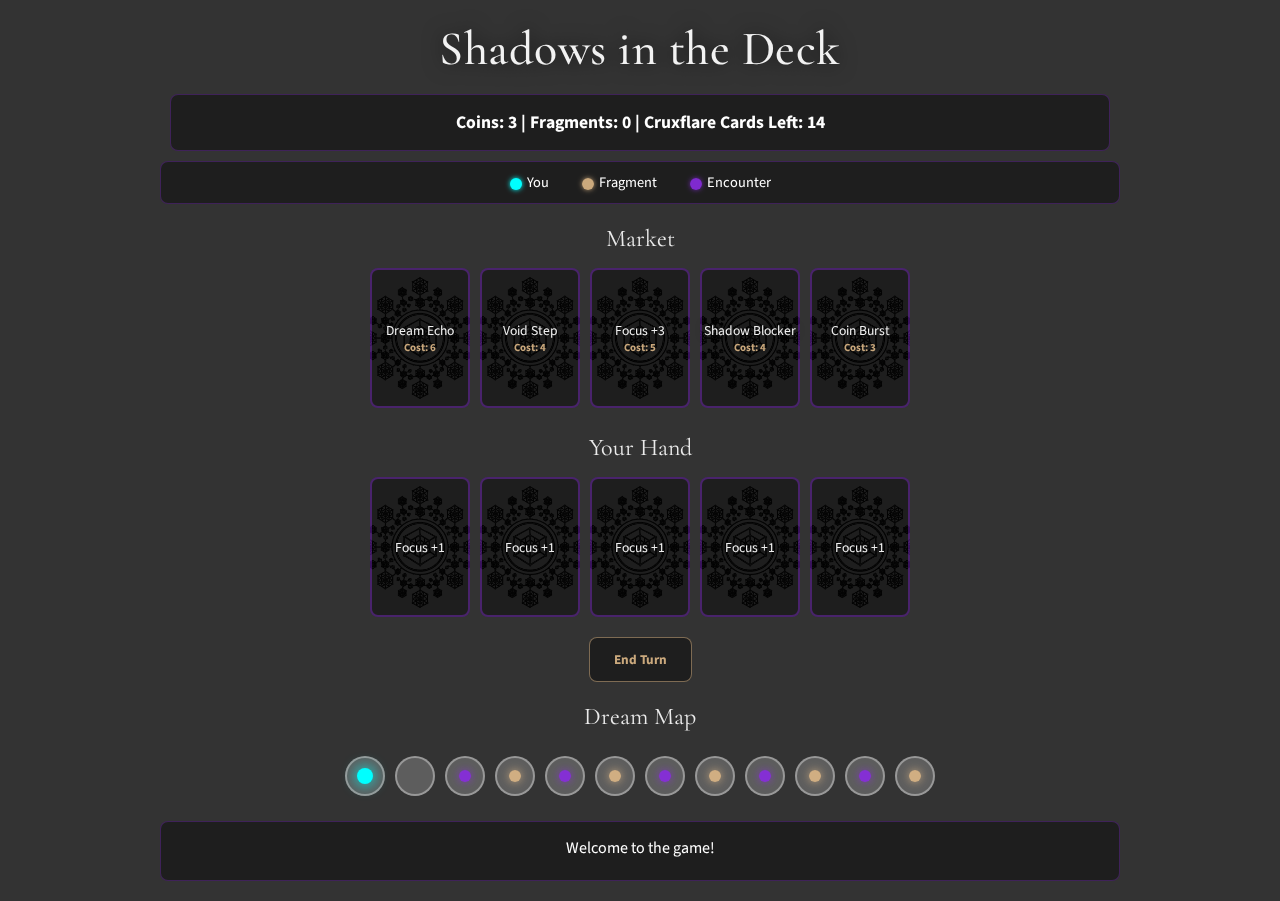
<file: index - Copy (15).html>
<!DOCTYPE html>
<html lang="en">
<head>
<meta charset="UTF-8">
<meta name="viewport" content="width=device-width, initial-scale=1.0">
<title>Shadows in the Deck</title>
<link href="https://fonts.googleapis.com/css2?family=Cormorant+Garamond:wght@400;500;700&family=Source+Sans+Pro:wght@300;400&display=swap" rel="stylesheet">
<style>
  * {
    box-sizing: border-box;
    margin: 0;
    padding: 0;
  }

  body, html {
    height: 100%;
    font-family: 'Source Sans Pro', sans-serif;
    color: #fff;
    position: relative;
    background: #333;
    overflow-x: hidden;
  }

  /* Test: Simple overlay approach */
  body::before {
    content: '';
    position: fixed;
    top: 0;
    left: 0;
    width: 100%;
    height: 100%;
    background: url('images/mist-overlay.png') repeat;
    opacity: 0.6;
    z-index: -1;
    animation: mistScroll 20s linear infinite;
    pointer-events: none;
    transition: background-image 2s ease-in-out, opacity 2s ease-in-out;
  }

  body.danger-mode::before {
    background-image: url('images/mist-overlay2.png');
    opacity: 0.8;
    animation-duration: 15s;
  }

  /* Fallback: If images don't load, show animated gradient mist */
  body::after {
    content: '';
    position: fixed;
    top: 0;
    left: 0;
    width: 100%;
    height: 100%;
    background: 
      radial-gradient(circle at 20% 50%, rgba(255,255,255,0.1) 0%, transparent 50%),
      radial-gradient(circle at 80% 20%, rgba(255,255,255,0.05) 0%, transparent 50%),
      radial-gradient(circle at 40% 80%, rgba(255,255,255,0.08) 0%, transparent 50%);
    z-index: -2;
    animation: mistScroll 25s linear infinite reverse;
    pointer-events: none;
    opacity: 0.3;
  }

  body.danger-mode::after {
    background: 
      radial-gradient(circle at 20% 50%, rgba(100,0,0,0.2) 0%, transparent 50%),
      radial-gradient(circle at 80% 20%, rgba(100,0,0,0.1) 0%, transparent 50%),
      radial-gradient(circle at 40% 80%, rgba(100,0,0,0.15) 0%, transparent 50%);
    opacity: 0.4;
  }

  .background {
    display: none;
  }

  .mist-overlay {
    display: none;
  }

  @keyframes mistScroll {
    from { background-position: 0 0; }
    to { background-position: -500px 500px; }
  }

  /* Floating particles */
  .particles {
    position: fixed;
    top: 0;
    left: 0;
    width: 100%;
    height: 100%;
    pointer-events: none;
    z-index: 1;
    overflow: hidden;
  }

  .particle {
    position: absolute;
    border-radius: 50%;
    animation: float 25s infinite linear;
    opacity: 0;
  }

  .particle.golden {
    background: radial-gradient(circle, rgba(222, 184, 135, 0.6) 0%, rgba(222, 184, 135, 0.1) 70%, transparent 100%);
    box-shadow: 0 0 4px rgba(222, 184, 135, 0.4);
  }

  .particle.purple {
    background: radial-gradient(circle, rgba(138, 43, 226, 0.5) 0%, rgba(138, 43, 226, 0.1) 70%, transparent 100%);
    box-shadow: 0 0 4px rgba(138, 43, 226, 0.3);
  }

  .particle.silver {
    background: radial-gradient(circle, rgba(192, 192, 192, 0.4) 0%, rgba(192, 192, 192, 0.1) 70%, transparent 100%);
    box-shadow: 0 0 3px rgba(192, 192, 192, 0.2);
  }

  @keyframes float {
    0% { 
      transform: translateY(100vh) translateX(0) rotate(0deg) scale(0.5); 
      opacity: 0; 
    }
    5% { 
      opacity: 0.8;
      transform: translateY(95vh) translateX(10px) rotate(18deg) scale(0.8);
    }
    50% {
      transform: translateY(50vh) translateX(var(--drift, 50px)) rotate(180deg) scale(1);
      opacity: 0.6;
    }
    95% { 
      opacity: 0.4; 
    }
    100% { 
      transform: translateY(-10vh) translateX(calc(var(--drift, 50px) * 2)) rotate(360deg) scale(0.3); 
      opacity: 0; 
    }
  }

  @keyframes pulse-warning {
    0%   { border-color: rgba(138, 43, 226, 0.3); }
    50%  { border-color: rgba(222, 184, 135, 0.6); }
    100% { border-color: rgba(138, 43, 226, 0.3); }
  }

  @keyframes pulse-danger {
    0%   { border-color: rgba(138, 43, 226, 0.3); background: rgba(0, 0, 0, 0.4); }
    50%  { border-color: rgba(255, 0, 0, 0.8); background: rgba(255, 0, 0, 0.1); }
    100% { border-color: rgba(138, 43, 226, 0.3); background: rgba(0, 0, 0, 0.4); }
  }

  /* Game over screen */
  .game-over-screen {
    background: rgba(0, 0, 0, 0.6);
    padding: 30px;
    border-radius: 12px;
    backdrop-filter: blur(15px);
    border: 2px solid rgba(222, 184, 135, 0.5);
    text-align: center;
    margin: 20px 0;
    box-shadow: 0 10px 30px rgba(0, 0, 0, 0.5);
  }

  .game-over-title {
    font-family: 'Cormorant Garamond', serif;
    font-size: 2.5rem;
    margin-bottom: 15px;
    color: rgba(222, 184, 135, 0.9);
  }

  .game-over-score {
    font-size: 1.3rem;
    margin-bottom: 10px;
    color: rgba(255, 255, 255, 0.9);
  }

  .game-over-flavor {
    font-style: italic;
    color: rgba(255, 255, 255, 0.7);
    margin-bottom: 20px;
    line-height: 1.4;
  }

  .section-header {
    transition: opacity 0.5s ease;
  }

  .section-header.hidden {
    opacity: 0;
    pointer-events: none;
  }

  #game { 
    max-width: 1000px; 
    margin: auto; 
    position: relative; 
    z-index: 2;
    backdrop-filter: blur(1px);
    padding: 20px;
  }

  h1 {
    font-family: 'Cormorant Garamond', serif;
    font-size: 3rem;
    font-weight: 500;
    margin-bottom: 1rem;
    color: #f2f2f2;
    text-shadow: 0 0 20px rgba(0, 0, 0, 0.7);
    letter-spacing: 0.5px;
    text-align: center;
  }

  h2 {
    font-family: 'Cormorant Garamond', serif;
    font-size: 1.5rem;
    font-weight: 400;
    color: rgba(255, 255, 255, 0.9);
    text-align: center;
    margin: 20px 0 10px 0;
  }

  #market, #player-hand { 
    display: flex; 
    justify-content: center; 
    margin: 10px 0; 
    flex-wrap: wrap; 
  }

  .card { 
    background: rgba(0, 0, 0, 0.4) url('images/card-back.webp') center/cover;
    background-blend-mode: overlay;
    border: 2px solid rgba(138, 43, 226, 0.4); 
    border-radius: 8px; 
    width: 100px; 
    height: 140px; 
    margin: 5px; 
    display: flex; 
    flex-direction: column; 
    align-items: center; 
    justify-content: center; 
    cursor: pointer;
    backdrop-filter: blur(10px);
    position: relative;
    transition: all 0.3s ease;
    color: #f2f2f2;
    text-align: center;
    font-size: 0.85em;
    text-shadow: 0 0 10px rgba(0, 0, 0, 0.8);
  }

  .card:hover { 
    border-color: rgba(222, 184, 135, 0.8); 
    transform: translateY(-3px) scale(1.02);
    background-color: rgba(0, 0, 0, 0.6);
    box-shadow: 0 5px 15px rgba(222, 184, 135, 0.3);
  }

  .cost { 
    font-size: 0.8em; 
    color: rgba(222, 184, 135, 0.9);
    font-weight: bold;
  }
  
  #map { 
    display: flex; 
    justify-content: center; 
    margin: 20px 0; 
    flex-wrap: wrap;
    max-width: 800px;
    margin-left: auto;
    margin-right: auto;
  }
  
  .node { 
    width: 40px; 
    height: 40px; 
    border-radius: 50%; 
    background: rgba(192, 192, 192, 0.3);
    border: 2px solid rgba(192, 192, 192, 0.6);
    margin: 5px; 
    position: relative;
    cursor: help;
    backdrop-filter: blur(5px);
    transition: all 0.3s ease;
  }

  .node:hover {
    border-color: rgba(222, 184, 135, 0.8);
    background: rgba(192, 192, 192, 0.4);
  }
  
  .player { 
    width: 16px; 
    height: 16px; 
    border-radius: 50%; 
    background: cyan; 
    position: absolute; 
    top: 50%;
    left: 50%;
    transform: translate(-50%, -50%);
    box-shadow: 0 0 15px cyan;
    z-index: 3;
  }
  
  .fragment { 
    width: 12px; 
    height: 12px; 
    border-radius: 50%; 
    background: rgba(222, 184, 135, 0.9);
    position: absolute; 
    top: 50%;
    left: 50%;
    transform: translate(-50%, -50%);
    box-shadow: 0 0 10px rgba(222, 184, 135, 0.8);
    z-index: 1;
  }
  
  .encounter { 
    width: 12px; 
    height: 12px; 
    border-radius: 50%; 
    background: rgba(138, 43, 226, 0.9);
    position: absolute; 
    top: 50%;
    left: 50%;
    transform: translate(-50%, -50%);
    box-shadow: 0 0 8px rgba(138, 43, 226, 0.7);
    z-index: 1;
  }
  
  #log { 
    background: rgba(0, 0, 0, 0.4); 
    padding: 15px; 
    min-height: 60px; 
    margin-top: 20px; 
    border-radius: 8px;
    backdrop-filter: blur(10px);
    border: 1px solid rgba(138, 43, 226, 0.3);
    text-align: center;
    font-size: 1rem;
  }
  
  #restart-btn, #end-turn-btn { 
    margin: 15px 5px; 
    padding: 12px 24px; 
    border: 1px solid rgba(222, 184, 135, 0.5); 
    border-radius: 8px; 
    background: rgba(0, 0, 0, 0.4); 
    color: rgba(222, 184, 135, 0.9); 
    font-weight: bold; 
    cursor: pointer;
    transition: all 0.3s ease;
    backdrop-filter: blur(10px);
    font-family: 'Source Sans Pro', sans-serif;
    display: block;
    margin-left: auto;
    margin-right: auto;
  }
  
  #restart-btn:hover, #end-turn-btn:hover { 
    background: rgba(222, 184, 135, 0.1);
    border-color: rgba(222, 184, 135, 0.8);
    transform: translateY(-2px);
    box-shadow: 0 5px 15px rgba(222, 184, 135, 0.2);
  }
  
  #hud { 
    margin: 10px; 
    font-weight: bold;
    background: rgba(0, 0, 0, 0.4);
    padding: 15px;
    border-radius: 8px;
    backdrop-filter: blur(10px);
    border: 1px solid rgba(138, 43, 226, 0.3);
    text-align: center;
    font-size: 1.1rem;
  }
  
  #legend {
    background: rgba(0, 0, 0, 0.4);
    padding: 10px;
    border-radius: 8px;
    margin: 10px 0;
    font-size: 0.9em;
    backdrop-filter: blur(10px);
    border: 1px solid rgba(138, 43, 226, 0.3);
    text-align: center;
  }
  
  .legend-item {
    display: inline-block;
    margin: 0 15px;
  }
  
  .legend-icon {
    display: inline-block;
    width: 12px;
    height: 12px;
    border-radius: 50%;
    margin-right: 5px;
    vertical-align: middle;
  }
  
  /* Tooltip styles */
  .tooltip {
    position: relative;
    cursor: help;
  }
  
  .tooltip::after {
    content: attr(data-tooltip);
    position: absolute;
    bottom: 125%;
    left: 50%;
    transform: translateX(-50%);
    background: rgba(0, 0, 0, 0.9);
    color: white;
    padding: 8px;
    border-radius: 4px;
    white-space: nowrap;
    font-size: 0.8em;
    opacity: 0;
    pointer-events: none;
    transition: opacity 0.3s;
    z-index: 1000;
    border: 1px solid rgba(138, 43, 226, 0.5);
  }
  
  .tooltip:hover::after {
    opacity: 1;
  }

  @media (max-width: 768px) {
    h1 { font-size: 2.5rem; }
    #game { padding: 10px; }
    .card { width: 85px; height: 120px; font-size: 0.8em; }
  }
</style>
</head>
<body>
<div class="background"></div>
<div class="mist-overlay"></div>
<div class="mist-layer" id="mist-layer"></div>
<div class="particles" id="particles"></div>

<div id="game">
  <h1>Shadows in the Deck</h1>
  <div id="hud">
    Coins: <span id="coins">0</span> | 
    Fragments: <span id="frags">0</span> | 
    Cruxflare Cards Left: <span id="crux-remaining">0</span>
  </div>
  
  <div id="legend">
    <div class="legend-item">
      <span class="legend-icon" style="background: cyan; box-shadow: 0 0 5px cyan;"></span>You
    </div>
    <div class="legend-item">
      <span class="legend-icon" style="background: rgba(222, 184, 135, 0.9); box-shadow: 0 0 5px rgba(222, 184, 135, 0.8);"></span>Fragment
    </div>
    <div class="legend-item">
      <span class="legend-icon" style="background: rgba(138, 43, 226, 0.9); box-shadow: 0 0 5px rgba(138, 43, 226, 0.7);"></span>Encounter
    </div>
  </div>

  <h2 class="section-header" id="market-header">Market</h2>
  <div id="market"></div>

  <h2 class="section-header" id="hand-header">Your Hand</h2>
  <div id="player-hand"></div>

  <button id="end-turn-btn" onclick="endTurn()">End Turn</button>

  <h2 class="section-header" id="map-header">Dream Map</h2>
  <div id="map"></div>

  <div id="game-over-container"></div>

  <div id="log">Welcome to the game!</div>
  <button id="restart-btn" style="display:none;" onclick="restartGame()">Restart Game</button>
</div>

<script>
let marketDeck, playerDeck, discardPile, playerHand, marketRow, mapNodes, playerPos, fragmentPositions, fragmentsCollected, totalFragments, cruxflareDeck, coins, encounterPositions, shadowBlocked, lastPlayedCard, fragmentBoostActive;

// Data-driven card system
const CARD_EFFECTS = {
  'Focus +1': { type: 'coins', value: 1 },
  'Focus +2': { type: 'coins', value: 2 },
  'Focus +3': { type: 'coins', value: 3 },
  'Focus +4': { type: 'coins', value: 4 },
  'Focus +5': { type: 'coins', value: 5 },
  'Move +1': { type: 'move', value: 1 },
  'Move +2': { type: 'move', value: 2 },
  'Move +3': { type: 'move', value: 3 },
  'Swift Step': { type: 'move_safe', value: 1 },
  'Void Step': { type: 'move_safe', value: 2 },
  'Shadow Walk': { type: 'move_safe', value: 3 },
  'Lucky Find': { type: 'special', effect: 'lucky_find' },
  'Shadow Blocker': { type: 'special', effect: 'shadow_block' },
  'Dream Sight': { type: 'special', effect: 'dream_sight' },
  'Fragment 3pts': { type: 'special', effect: 'fragment_boost', value: 3 },
  'Coin Burst': { type: 'coins', value: 3 },
  'Astral Drift': { type: 'move', value: 4 },
  'Dream Echo': { type: 'special', effect: 'replay_last' },
  'Mist Walker': { type: 'special', effect: 'move_and_coin', move: 2, coins: 1 },
  'Phantom Step': { type: 'move', value: 2 },
  'Essence Tap': { type: 'special', effect: 'coin_and_draw', coins: 2 },
  'Spirit Guide': { type: 'special', effect: 'move_and_protect', move: 3 }
};

function generateTooltip(cardName) {
  const effect = CARD_EFFECTS[cardName];
  if (!effect) return "Basic card";
  
  switch (effect.type) {
    case 'coins': return `Gain ${effect.value} coins when played`;
    case 'move': return `Move ${effect.value} spaces on the map`;
    case 'move_safe': return `Move ${effect.value} spaces, skip encounters`;
    case 'special':
      switch (effect.effect) {
        case 'lucky_find': return "Gain 1-3 random coins";
        case 'shadow_block': return "Block the next Cruxflare effect";
        case 'dream_sight': return "Look at top Cruxflare card";
        case 'fragment_boost': return `Next fragment collected counts as ${effect.value}`;
        case 'replay_last': return "Replay your last played card";
        case 'move_and_coin': return `Move ${effect.move} spaces, gain ${effect.coins} coin`;
        case 'coin_and_draw': return `Gain ${effect.coins} coins, draw 1 card`;
        case 'move_and_protect': return `Move ${effect.move} spaces, avoid next Cruxflare`;
        default: return "Special effect";
      }
    default: return "Basic card";
  }
}

function setupGameData(){
  // Much larger market deck to prevent running out
  marketDeck = [
    { name:"Focus +2", cost: 3 },
    { name:"Move +2", cost: 4 },
    { name:"Fragment 3pts", cost: 5 },
    { name:"Shadow Blocker", cost: 4 },
    { name:"Focus +3", cost: 5 },
    { name:"Move +3", cost: 6 },
    { name:"Swift Step", cost: 3 },
    { name:"Dream Sight", cost: 4 },
    { name:"Focus +4", cost: 7 },
    { name:"Ethereal Leap", cost: 5 },
    
    // Additional cards to fill out the deck
    { name:"Focus +2", cost: 3 },
    { name:"Move +2", cost: 4 },
    { name:"Void Step", cost: 4 },
    { name:"Focus +3", cost: 5 },
    { name:"Shadow Walk", cost: 6 },
    { name:"Coin Burst", cost: 3 },
    { name:"Focus +5", cost: 8 },
    { name:"Astral Drift", cost: 7 },
    { name:"Lucky Find", cost: 2 },
    { name:"Focus +2", cost: 3 },
    { name:"Move +1", cost: 2 },
    { name:"Dream Echo", cost: 6 },
    { name:"Mist Walker", cost: 5 },
    { name:"Focus +3", cost: 5 },
    { name:"Phantom Step", cost: 4 },
    { name:"Essence Tap", cost: 4 },
    { name:"Move +2", cost: 4 },
    { name:"Spirit Guide", cost: 6 }
  ];
  
  // Add tooltips to market cards
  marketDeck = marketDeck.map(card => ({
    ...card,
    tooltip: generateTooltip(card.name)
  }));
  
  // Shuffle the market deck
  for(let i = marketDeck.length - 1; i > 0; i--){
    const j = Math.floor(Math.random() * (i + 1));
    [marketDeck[i], marketDeck[j]] = [marketDeck[j], marketDeck[i]];
  }
  
  playerDeck = ["Focus +1","Focus +1","Focus +1","Focus +1","Focus +1","Focus +1","Focus +1","Move +1","Move +1","Move +1"];
  discardPile = [];
  playerHand = [];
  marketRow = [];
  mapNodes = 12;
  playerPos = 0;
  fragmentPositions = [3, 5, 7, 9, 11];
  fragmentsCollected = 0;
  totalFragments = fragmentPositions.length;
  encounterPositions = [2, 4, 6, 8, 10];
  shadowBlocked = false;
  lastPlayedCard = null;
  fragmentBoostActive = null;
  
  cruxflareDeck = [
    "Shadow Surge: Add a dead card to discard.",
    "Corruption Pulse: Remove cheapest market card.",
    "Dream Collapse: Lose a node on the map.",
    "Sudden Eclipse: Discard a random card from hand.",
    "Void Whisper: Lose 2 coins.",
    "Time Fracture: Skip next card draw.",
    "Shadow Surge: Add a dead card to discard.",
    "Corruption Pulse: Remove cheapest market card.", 
    "Dream Collapse: Lose a node on the map.",
    "Sudden Eclipse: Discard a random card from hand.",
    "Memory Drain: Shuffle a card from hand into deck.",
    "Reality Shift: Rearrange fragment positions.",
    "Shadow Surge: Add a dead card to discard.",
    "Final Darkness: Game ends in 2 turns."
  ];
  
  coins = 3;
  updateHUD();
}

function initGame(){
  setupGameData();
  createParticles();
  document.body.classList.remove('danger-mode');
  document.getElementById('mist-layer').classList.remove('danger');
  document.getElementById('restart-btn').style.display = 'none';
  for (let i=0; i<5; i++) { drawMarketCard(); }
  renderMarket();
  drawHand();
  renderHand();
  renderMap();
  updateMistOverlay();
}

function createParticles(){
  const container = document.getElementById('particles');
  container.innerHTML = ''; // Clear existing particles
  const colors = ['golden', 'purple', 'silver'];
  
  for (let i = 0; i < 60; i++) {
    const particle = document.createElement('div');
    particle.className = `particle ${colors[Math.floor(Math.random() * colors.length)]}`;
    
    const size = Math.random() * 6 + 1;
    particle.style.width = `${size}px`;
    particle.style.height = `${size}px`;
    particle.style.left = Math.random() * 100 + '%';
    particle.style.animationDelay = Math.random() * 30 + 's';
    particle.style.animationDuration = (Math.random() * 20 + 20) + 's';
    particle.style.setProperty('--drift', (Math.random() - 0.5) * 150 + 'px');
    
    container.appendChild(particle);
  }
}

function drawMarketCard(){
  if(marketDeck.length>0){
    marketRow.push(marketDeck.shift());
  }
}

function drawHand(){
  while(playerHand.length < 5 && playerDeck.length>0){
    playerHand.push(playerDeck.shift());
  }
  if(playerDeck.length===0 && discardPile.length>0){
    playerDeck = [...discardPile];
    discardPile = [];
    for(let i = playerDeck.length - 1; i > 0; i--){
      const j = Math.floor(Math.random() * (i + 1));
      [playerDeck[i], playerDeck[j]] = [playerDeck[j], playerDeck[i]];
    }
    logMsg("Your deck is reshuffled.");
  }
}

function renderMarket(){
  let m = document.getElementById('market');
  m.innerHTML = '';
  marketRow.forEach((cardObj, i)=>{
    let el = document.createElement('div');
    el.className = 'card tooltip';
    el.setAttribute('data-tooltip', cardObj.tooltip);
    el.innerHTML = `<div>${cardObj.name}</div><div class='cost'>Cost: ${cardObj.cost}</div>`;
    el.onclick = ()=>{
      if(coins >= cardObj.cost){
        coins -= cardObj.cost;
        logMsg(`Bought ${cardObj.name}`);
        discardPile.push(cardObj.name);
        marketRow.splice(i,1);
        drawMarketCard();
        renderMarket();
        updateHUD();
      } else {
        logMsg(`Not enough coins to buy ${cardObj.name}`);
      }
    };
    m.appendChild(el);
  });
}

function renderHand(){
  let h = document.getElementById('player-hand');
  h.innerHTML = '';
  playerHand.forEach((card, i)=>{
    let el = document.createElement('div');
    el.className = 'card tooltip';
    el.setAttribute('data-tooltip', generateTooltip(card));
    el.textContent = card;
    el.onclick = ()=>{
      playCard(card, i);
    };
    h.appendChild(el);
  });
}

function playCard(card, index){
  const effect = CARD_EFFECTS[card];
  let message = `Played ${card}`;
  
  if (effect) {
    switch (effect.type) {
      case 'coins':
        coins += effect.value;
        message += ` - Gained ${effect.value} coins`;
        break;
        
      case 'move':
        movePlayer(effect.value);
        message += ` - Moved ${effect.value} spaces`;
        break;
        
      case 'move_safe':
        movePlayer(effect.value, true);
        message += ` - Moved ${effect.value} spaces safely`;
        break;
        
      case 'special':
        switch (effect.effect) {
          case 'lucky_find':
            let gain = Math.ceil(Math.random() * 3);
            coins += gain;
            message += ` - Found ${gain} coins!`;
            break;
            
          case 'shadow_block':
            shadowBlocked = true;
            message += ` - Next Cruxflare blocked!`;
            break;
            
          case 'dream_sight':
            if (cruxflareDeck.length > 0) {
              message += ` - Next Cruxflare: ${cruxflareDeck[0]}`;
            }
            break;
            
          case 'fragment_boost':
            // Set a flag for next fragment collection
            fragmentBoostActive = effect.value;
            console.log('Fragment boost set:', effect.value); // Debug log
            message += ` - Next fragment worth ${effect.value} points!`;
            break;
            
          case 'replay_last':
            if (lastPlayedCard && CARD_EFFECTS[lastPlayedCard]) {
              message += ` - Replaying ${lastPlayedCard}`;
              // Don't actually consume the card, just trigger its effect
              setTimeout(() => {
                const lastEffect = CARD_EFFECTS[lastPlayedCard];
                if (lastEffect.type === 'coins') {
                  coins += lastEffect.value;
                  logMsg(`Dream Echo: Gained ${lastEffect.value} more coins`);
                  updateHUD();
                } else if (lastEffect.type === 'move') {
                  movePlayer(lastEffect.value);
                  logMsg(`Dream Echo: Moved ${lastEffect.value} more spaces`);
                }
              }, 500);
            } else {
              message += ` - No previous card to replay`;
            }
            break;
            
          case 'move_and_coin':
            movePlayer(effect.move);
            coins += effect.coins;
            message += ` - Moved ${effect.move}, gained ${effect.coins} coin`;
            break;
            
          case 'coin_and_draw':
            coins += effect.coins;
            if (playerDeck.length > 0) {
              playerHand.push(playerDeck.shift());
              message += ` - Gained ${effect.coins} coins, drew 1 card`;
            } else {
              message += ` - Gained ${effect.coins} coins, deck empty`;
            }
            break;
            
          case 'move_and_protect':
            movePlayer(effect.move);
            shadowBlocked = true;
            message += ` - Moved ${effect.move} spaces, protected from next Cruxflare`;
            break;
        }
        break;
    }
  }
  
  lastPlayedCard = card;
  logMsg(message);
  
  // Add visual feedback - make the card glow briefly
  const cardEl = event.target;
  cardEl.style.transform = 'scale(1.1)';
  cardEl.style.boxShadow = '0 0 20px rgba(222, 184, 135, 0.8)';
  setTimeout(() => {
    cardEl.style.transform = '';
    cardEl.style.boxShadow = '';
  }, 300);
  
  discardPile.push(card);
  playerHand.splice(index, 1);
  renderHand();
  updateHUD();
}

function renderMap(){
  let map = document.getElementById('map');
  map.innerHTML = '';
  for(let i=0; i<mapNodes; i++){
    let node = document.createElement('div');
    node.className = 'node';
    node.title = `Node ${i}`;
    
    if(fragmentPositions.includes(i)){
      let f = document.createElement('div');
      f.className = 'fragment';
      node.appendChild(f);
      node.title += ' - Contains Fragment';
    }
    if(encounterPositions.includes(i)){
      let e = document.createElement('div');
      e.className = 'encounter';
      node.appendChild(e);
      node.title += ' - Encounter Zone';
    }
    if(i===playerPos){
      let p = document.createElement('div');
      p.className = 'player';
      node.appendChild(p);
      node.title += ' - Your Location';
    }
    map.appendChild(node);
  }
}

function movePlayer(steps, skipEncounters = false){
  playerPos = Math.min(playerPos + steps, mapNodes-1);
  
  if(fragmentPositions.includes(playerPos)){
    let fragmentValue = 1;
    
    // Check if fragment boost is active
    console.log('Fragment boost active?', fragmentBoostActive); // Debug log
    if (fragmentBoostActive) {
      fragmentValue = fragmentBoostActive;
      fragmentBoostActive = null;
      logMsg(`Fragment boost activated! Gained ${fragmentValue} fragments!`);
    }
    
    fragmentsCollected += fragmentValue;
    fragmentPositions = fragmentPositions.filter(pos => pos !== playerPos);
    updateHUD();
    
    if (fragmentValue === 1) {
      logMsg(`Collected a fragment! Total: ${fragmentsCollected}`);
    }
    
    if(fragmentsCollected >= totalFragments){
      logMsg(`You collected all fragments! You win!`);
      endGame();
      return;
    }
  }
  
  if(encounterPositions.includes(playerPos) && !skipEncounters){
    triggerEncounter();
    
    // Visual feedback for encounter
    const nodes = document.querySelectorAll('.node');
    const currentNode = nodes[playerPos];
    if (currentNode) {
      currentNode.style.background = 'rgba(138, 43, 226, 0.8)';
      currentNode.style.transform = 'scale(1.2)';
      setTimeout(() => {
        currentNode.style.background = 'rgba(192, 192, 192, 0.3)';
        currentNode.style.transform = 'scale(1)';
      }, 800);
    }
  }
  
  renderMap();
}

function triggerEncounter(){
  let roll = Math.random();
  if(roll < 0.6){
    let gain = Math.ceil(Math.random()*3) + 1;
    coins += gain;
    logMsg(`Encounter: Found treasure! +${gain} coins.`);
  } else {
    let loss = Math.ceil(Math.random()*2);
    coins = Math.max(0, coins - loss);
    logMsg(`Encounter: Shadow drains you. -${loss} coins.`);
  }
  updateHUD();
}

function updateHUD(){
  document.getElementById('coins').textContent = coins;
  document.getElementById('frags').textContent = fragmentsCollected;
  document.getElementById('crux-remaining').textContent = cruxflareDeck.length;
  updateMistOverlay();
}

function updateMistOverlay(){
  const mistLayer = document.getElementById('mist-layer');
  if(cruxflareDeck.length <= 7){
    document.body.classList.add('danger-mode');
    mistLayer.classList.add('danger');
  }
  
  // Enhanced endgame tension - but less stroby
  if(cruxflareDeck.length <= 2){
    const hud = document.getElementById('hud');
    hud.style.borderColor = 'rgba(255, 100, 100, 0.6)';
  } else if(cruxflareDeck.length <= 4){
    const hud = document.getElementById('hud');
    hud.style.borderColor = 'rgba(222, 184, 135, 0.6)';
  }
}

function logMsg(msg){
  document.getElementById('log').textContent = msg;
}

function endTurn(){
  if(cruxflareDeck.length > 0){
    let event = cruxflareDeck.shift();
    logMsg(`Cruxflare: ${event}`);
    resolveCruxflare(event);
  } else {
    logMsg(`The dream collapses! You collected ${fragmentsCollected}/${totalFragments} fragments.`);
    endGame();
  }
  drawHand();
  renderHand();
  updateHUD();
}

function resolveCruxflare(event){
  // Check if Shadow Blocker is active
  if (shadowBlocked) {
    shadowBlocked = false;
    logMsg(`Shadow Blocker activated! Cruxflare effect blocked.`);
    return;
  }
  
  if(event.includes('dead card')){
    discardPile.push("Shadow (dead)");
  }
  if(event.includes('Remove cheapest')){
    if(marketRow.length > 0){
      marketRow.sort((a,b) => a.cost - b.cost);
      const removed = marketRow.shift();
      logMsg(`${removed.name} vanishes from the market.`);
      drawMarketCard();
      renderMarket();
    }
  }
  if(event.includes('Lose a node') && mapNodes > 3){
    mapNodes -= 1;
    if(playerPos >= mapNodes) playerPos = mapNodes - 1;
    
    // CRITICAL FIX: Preserve fragments when nodes are destroyed
    const lostFragments = fragmentPositions.filter(pos => pos >= mapNodes);
    fragmentPositions = fragmentPositions.filter(pos => pos < mapNodes);
    
    // Move lost fragments to random safe positions
    lostFragments.forEach(() => {
      const safePositions = [];
      for (let i = 1; i < mapNodes; i++) {
        if (!fragmentPositions.includes(i) && !encounterPositions.includes(i) && i !== playerPos) {
          safePositions.push(i);
        }
      }
      if (safePositions.length > 0) {
        const newPos = safePositions[Math.floor(Math.random() * safePositions.length)];
        fragmentPositions.push(newPos);
        logMsg(`A fragment shifts to node ${newPos} as reality warps.`);
      }
    });
    
    encounterPositions = encounterPositions.filter(pos => pos < mapNodes);
    renderMap();
  }
  if(event.includes('Discard a random') && playerHand.length > 0){
    let rand = Math.floor(Math.random() * playerHand.length);
    let discarded = playerHand.splice(rand, 1)[0];
    discardPile.push(discarded);
    logMsg(`Lost ${discarded} from hand.`);
    renderHand();
  }
  if(event.includes('Lose 2 coins')){
    coins = Math.max(0, coins - 2);
  }
  if(event.includes('Final Darkness')){
    setTimeout(() => {
      logMsg(`Final darkness consumes the dream! Final score: ${fragmentsCollected}/${totalFragments} fragments.`);
      endGame();
    }, 3000);
  }
}

function endGame(){
  // Hide section headers
  document.getElementById('market-header').classList.add('hidden');
  document.getElementById('hand-header').classList.add('hidden'); 
  document.getElementById('map-header').classList.add('hidden');
  
  // Clear game areas
  document.getElementById('market').innerHTML = '';
  document.getElementById('player-hand').innerHTML = '';
  document.getElementById('map').innerHTML = '';
  document.getElementById('end-turn-btn').style.display = 'none';
  
  // Determine win/loss and create game over screen
  const isWin = fragmentsCollected >= totalFragments;
  const gameOverContainer = document.getElementById('game-over-container');
  
  let flavorText;
  if (isWin) {
    const flavorTexts = [
      "The dream fragments coalesce into crystalline truth. You have mastered the shifting realm.",
      "Through shadow and mist, you have gathered the scattered pieces of the dreaming mind.",
      "The Cruxflare fades as your collection of fragments forms a complete vision of the dreamscape."
    ];
    flavorText = flavorTexts[Math.floor(Math.random() * flavorTexts.length)];
  } else {
    const flavorTexts = [
      "The dream collapses, fragments scattered to the void. The shadows claim what remains.",
      "Cruxflare consumes the last vestiges of the dream. The fragments slip through ethereal fingers.",
      "The mist thickens, obscuring the path. Some fragments were never meant to be found."
    ];
    flavorText = flavorTexts[Math.floor(Math.random() * flavorTexts.length)];
  }
  
  gameOverContainer.innerHTML = `
    <div class="game-over-screen">
      <div class="game-over-title">${isWin ? '✧ Victory ✧' : '◯ Dream Lost ◯'}</div>
      <div class="game-over-score">Fragments Collected: ${fragmentsCollected} / ${totalFragments}</div>
      <div class="game-over-flavor">${flavorText}</div>
    </div>
  `;
  
  document.getElementById('restart-btn').style.display = 'inline-block';
}

function restartGame(){
  // Show section headers again
  document.getElementById('market-header').classList.remove('hidden');
  document.getElementById('hand-header').classList.remove('hidden');
  document.getElementById('map-header').classList.remove('hidden');
  
  // Clear game over screen
  document.getElementById('game-over-container').innerHTML = '';
  
  initGame();
  logMsg('Welcome to the game!');
  document.getElementById('end-turn-btn').style.display = 'inline-block';
}

initGame();
</script>
</body>
</html>
</file>
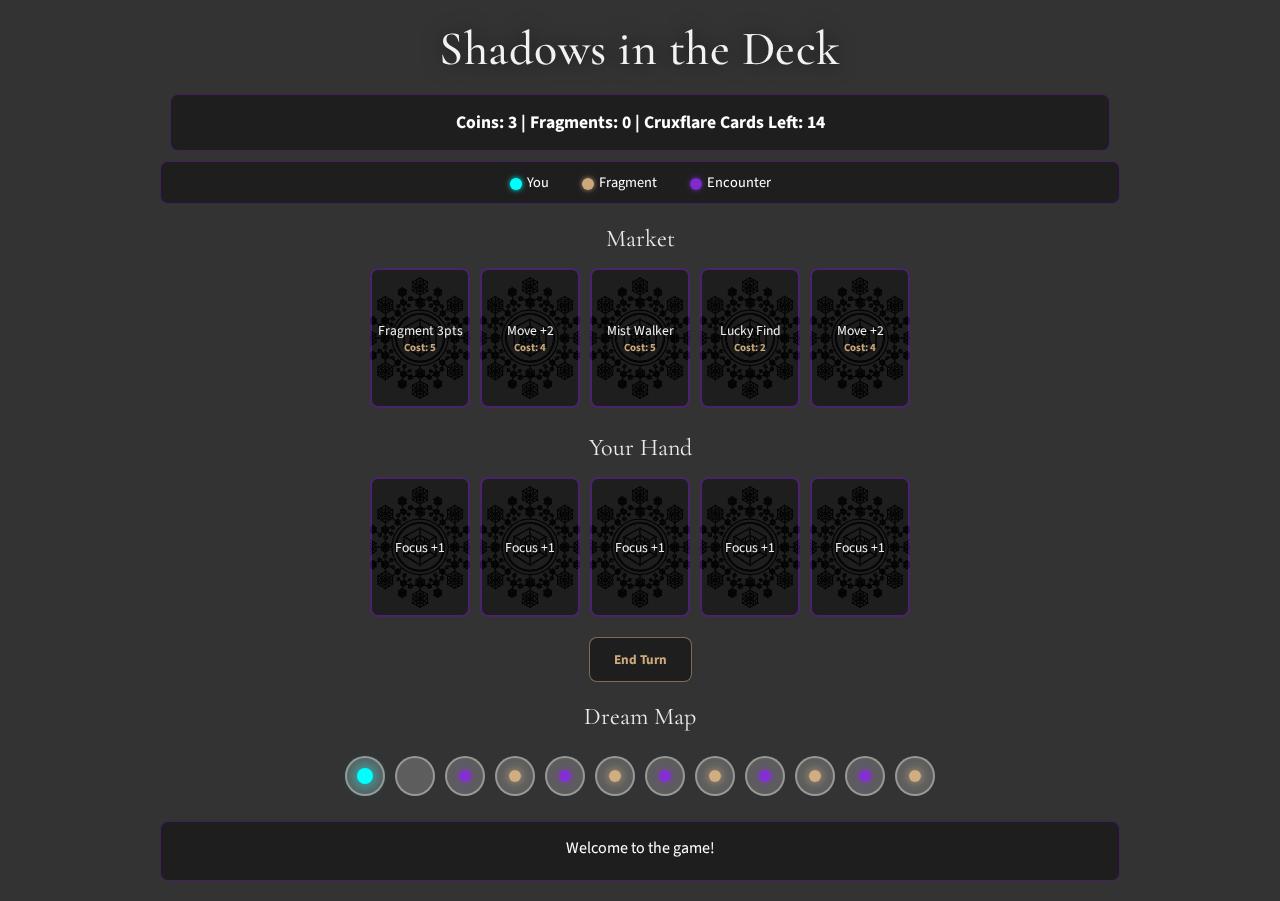
<file: index - Copy (16).html>
<!DOCTYPE html>
<html lang="en">
<head>
<meta charset="UTF-8">
<meta name="viewport" content="width=device-width, initial-scale=1.0">
<title>Shadows in the Deck</title>
<link href="https://fonts.googleapis.com/css2?family=Cormorant+Garamond:wght@400;500;700&family=Source+Sans+Pro:wght@300;400&display=swap" rel="stylesheet">
<style>
  * {
    box-sizing: border-box;
    margin: 0;
    padding: 0;
  }

  body, html {
    height: 100%;
    font-family: 'Source Sans Pro', sans-serif;
    color: #fff;
    position: relative;
    background: #333;
    overflow-x: hidden;
  }

  /* Test: Simple overlay approach */
  body::before {
    content: '';
    position: fixed;
    top: 0;
    left: 0;
    width: 100%;
    height: 100%;
    background: url('images/mist-overlay.png') repeat;
    opacity: .06;
    z-index: -1;
    animation: mistScroll 20s linear infinite;
    pointer-events: none;
    transition: background-image 2s ease-in-out, opacity 2s ease-in-out;
  }

  body.danger-mode::before {
    background-image: url('images/mist-overlay2.png');
    opacity: 0.8;
    animation-duration: 15s;
  }

  /* Fallback: If images don't load, show animated gradient mist */
  body::after {
    content: '';
    position: fixed;
    top: 0;
    left: 0;
    width: 100%;
    height: 100%;
    background: 
      radial-gradient(circle at 20% 50%, rgba(255,255,255,0.1) 0%, transparent 50%),
      radial-gradient(circle at 80% 20%, rgba(255,255,255,0.05) 0%, transparent 50%),
      radial-gradient(circle at 40% 80%, rgba(255,255,255,0.08) 0%, transparent 50%);
    z-index: -2;
    animation: mistScroll 25s linear infinite reverse;
    pointer-events: none;
    opacity: 0.3;
  }

  body.danger-mode::after {
    background: 
      radial-gradient(circle at 20% 50%, rgba(100,0,0,0.2) 0%, transparent 50%),
      radial-gradient(circle at 80% 20%, rgba(100,0,0,0.1) 0%, transparent 50%),
      radial-gradient(circle at 40% 80%, rgba(100,0,0,0.15) 0%, transparent 50%);
    opacity: 0.4;
  }

  .background {
    display: none;
  }

  .mist-overlay {
    display: none;
  }

  @keyframes mistScroll {
    from { background-position: 0 0; }
    to { background-position: -500px 500px; }
  }

  /* Floating particles */
  .particles {
    position: fixed;
    top: 0;
    left: 0;
    width: 100%;
    height: 100%;
    pointer-events: none;
    z-index: 1;
    overflow: hidden;
  }

  .particle {
    position: absolute;
    border-radius: 50%;
    animation: float 25s infinite linear;
    opacity: 0;
  }

  .particle.golden {
    background: radial-gradient(circle, rgba(222, 184, 135, 0.6) 0%, rgba(222, 184, 135, 0.1) 70%, transparent 100%);
    box-shadow: 0 0 4px rgba(222, 184, 135, 0.4);
  }

  .particle.purple {
    background: radial-gradient(circle, rgba(138, 43, 226, 0.5) 0%, rgba(138, 43, 226, 0.1) 70%, transparent 100%);
    box-shadow: 0 0 4px rgba(138, 43, 226, 0.3);
  }

  .particle.silver {
    background: radial-gradient(circle, rgba(192, 192, 192, 0.4) 0%, rgba(192, 192, 192, 0.1) 70%, transparent 100%);
    box-shadow: 0 0 3px rgba(192, 192, 192, 0.2);
  }

  @keyframes float {
    0% { 
      transform: translateY(100vh) translateX(0) rotate(0deg) scale(0.5); 
      opacity: 0; 
    }
    5% { 
      opacity: 0.8;
      transform: translateY(95vh) translateX(10px) rotate(18deg) scale(0.8);
    }
    50% {
      transform: translateY(50vh) translateX(var(--drift, 50px)) rotate(180deg) scale(1);
      opacity: 0.6;
    }
    95% { 
      opacity: 0.4; 
    }
    100% { 
      transform: translateY(-10vh) translateX(calc(var(--drift, 50px) * 2)) rotate(360deg) scale(0.3); 
      opacity: 0; 
    }
  }

  @keyframes pulse-warning {
    0%   { border-color: rgba(138, 43, 226, 0.3); }
    50%  { border-color: rgba(222, 184, 135, 0.6); }
    100% { border-color: rgba(138, 43, 226, 0.3); }
  }

  @keyframes pulse-danger {
    0%   { border-color: rgba(138, 43, 226, 0.3); background: rgba(0, 0, 0, 0.4); }
    50%  { border-color: rgba(255, 0, 0, 0.8); background: rgba(255, 0, 0, 0.1); }
    100% { border-color: rgba(138, 43, 226, 0.3); background: rgba(0, 0, 0, 0.4); }
  }

  /* Game over screen */
  .game-over-screen {
    background: rgba(0, 0, 0, 0.6);
    padding: 30px;
    border-radius: 12px;
    backdrop-filter: blur(15px);
    border: 2px solid rgba(222, 184, 135, 0.5);
    text-align: center;
    margin: 20px 0;
    box-shadow: 0 10px 30px rgba(0, 0, 0, 0.5);
  }

  .game-over-title {
    font-family: 'Cormorant Garamond', serif;
    font-size: 2.5rem;
    margin-bottom: 15px;
    color: rgba(222, 184, 135, 0.9);
  }

  .game-over-score {
    font-size: 1.3rem;
    margin-bottom: 10px;
    color: rgba(255, 255, 255, 0.9);
  }

  .game-over-flavor {
    font-style: italic;
    color: rgba(255, 255, 255, 0.7);
    margin-bottom: 20px;
    line-height: 1.4;
  }

  .section-header {
    transition: opacity 0.5s ease;
  }

  .section-header.hidden {
    opacity: 0;
    pointer-events: none;
  }

  #game { 
    max-width: 1000px; 
    margin: auto; 
    position: relative; 
    z-index: 2;
    backdrop-filter: blur(1px);
    padding: 20px;
  }

  h1 {
    font-family: 'Cormorant Garamond', serif;
    font-size: 3rem;
    font-weight: 500;
    margin-bottom: 1rem;
    color: #f2f2f2;
    text-shadow: 0 0 20px rgba(0, 0, 0, 0.7);
    letter-spacing: 0.5px;
    text-align: center;
  }

  h2 {
    font-family: 'Cormorant Garamond', serif;
    font-size: 1.5rem;
    font-weight: 400;
    color: rgba(255, 255, 255, 0.9);
    text-align: center;
    margin: 20px 0 10px 0;
  }

  #market, #player-hand { 
    display: flex; 
    justify-content: center; 
    margin: 10px 0; 
    flex-wrap: wrap; 
  }

  .card { 
    background: rgba(0, 0, 0, 0.4) url('images/card-back.webp') center/cover;
    background-blend-mode: overlay;
    border: 2px solid rgba(138, 43, 226, 0.4); 
    border-radius: 8px; 
    width: 100px; 
    height: 140px; 
    margin: 5px; 
    display: flex; 
    flex-direction: column; 
    align-items: center; 
    justify-content: center; 
    cursor: pointer;
    backdrop-filter: blur(10px);
    position: relative;
    transition: all 0.3s ease;
    color: #f2f2f2;
    text-align: center;
    font-size: 0.85em;
    text-shadow: 0 0 10px rgba(0, 0, 0, 0.8);
  }

  .card:hover { 
    border-color: rgba(222, 184, 135, 0.8); 
    transform: translateY(-3px) scale(1.02);
    background-color: rgba(0, 0, 0, 0.6);
    box-shadow: 0 5px 15px rgba(222, 184, 135, 0.3);
  }

  .cost { 
    font-size: 0.8em; 
    color: rgba(222, 184, 135, 0.9);
    font-weight: bold;
  }
  
  #map { 
    display: flex; 
    justify-content: center; 
    margin: 20px 0; 
    flex-wrap: wrap;
    max-width: 800px;
    margin-left: auto;
    margin-right: auto;
  }
  
  .node { 
    width: 40px; 
    height: 40px; 
    border-radius: 50%; 
    background: rgba(192, 192, 192, 0.3);
    border: 2px solid rgba(192, 192, 192, 0.6);
    margin: 5px; 
    position: relative;
    cursor: help;
    backdrop-filter: blur(5px);
    transition: all 0.3s ease;
  }

  .node:hover {
    border-color: rgba(222, 184, 135, 0.8);
    background: rgba(192, 192, 192, 0.4);
  }
  
  .player { 
    width: 16px; 
    height: 16px; 
    border-radius: 50%; 
    background: cyan; 
    position: absolute; 
    top: 50%;
    left: 50%;
    transform: translate(-50%, -50%);
    box-shadow: 0 0 15px cyan;
    z-index: 3;
  }
  
  .fragment { 
    width: 12px; 
    height: 12px; 
    border-radius: 50%; 
    background: rgba(222, 184, 135, 0.9);
    position: absolute; 
    top: 50%;
    left: 50%;
    transform: translate(-50%, -50%);
    box-shadow: 0 0 10px rgba(222, 184, 135, 0.8);
    z-index: 1;
  }
  
  .encounter { 
    width: 12px; 
    height: 12px; 
    border-radius: 50%; 
    background: rgba(138, 43, 226, 0.9);
    position: absolute; 
    top: 50%;
    left: 50%;
    transform: translate(-50%, -50%);
    box-shadow: 0 0 8px rgba(138, 43, 226, 0.7);
    z-index: 1;
  }
  
  #log { 
    background: rgba(0, 0, 0, 0.4); 
    padding: 15px; 
    min-height: 60px; 
    margin-top: 20px; 
    border-radius: 8px;
    backdrop-filter: blur(10px);
    border: 1px solid rgba(138, 43, 226, 0.3);
    text-align: center;
    font-size: 1rem;
  }
  
  #restart-btn, #end-turn-btn { 
    margin: 15px 5px; 
    padding: 12px 24px; 
    border: 1px solid rgba(222, 184, 135, 0.5); 
    border-radius: 8px; 
    background: rgba(0, 0, 0, 0.4); 
    color: rgba(222, 184, 135, 0.9); 
    font-weight: bold; 
    cursor: pointer;
    transition: all 0.3s ease;
    backdrop-filter: blur(10px);
    font-family: 'Source Sans Pro', sans-serif;
    display: block;
    margin-left: auto;
    margin-right: auto;
  }
  
  #restart-btn:hover, #end-turn-btn:hover { 
    background: rgba(222, 184, 135, 0.1);
    border-color: rgba(222, 184, 135, 0.8);
    transform: translateY(-2px);
    box-shadow: 0 5px 15px rgba(222, 184, 135, 0.2);
  }
  
  #hud { 
    margin: 10px; 
    font-weight: bold;
    background: rgba(0, 0, 0, 0.4);
    padding: 15px;
    border-radius: 8px;
    backdrop-filter: blur(10px);
    border: 1px solid rgba(138, 43, 226, 0.3);
    text-align: center;
    font-size: 1.1rem;
  }
  
  #legend {
    background: rgba(0, 0, 0, 0.4);
    padding: 10px;
    border-radius: 8px;
    margin: 10px 0;
    font-size: 0.9em;
    backdrop-filter: blur(10px);
    border: 1px solid rgba(138, 43, 226, 0.3);
    text-align: center;
  }
  
  .legend-item {
    display: inline-block;
    margin: 0 15px;
  }
  
  .legend-icon {
    display: inline-block;
    width: 12px;
    height: 12px;
    border-radius: 50%;
    margin-right: 5px;
    vertical-align: middle;
  }
  
  /* Tooltip styles */
  .tooltip {
    position: relative;
    cursor: help;
  }
  
  .tooltip::after {
    content: attr(data-tooltip);
    position: absolute;
    bottom: 125%;
    left: 50%;
    transform: translateX(-50%);
    background: rgba(0, 0, 0, 0.9);
    color: white;
    padding: 8px;
    border-radius: 4px;
    white-space: nowrap;
    font-size: 0.8em;
    opacity: 0;
    pointer-events: none;
    transition: opacity 0.3s;
    z-index: 1000;
    border: 1px solid rgba(138, 43, 226, 0.5);
  }
  
  .tooltip:hover::after {
    opacity: 1;
  }

  @media (max-width: 768px) {
    h1 { font-size: 2.5rem; }
    #game { padding: 10px; }
    .card { width: 85px; height: 120px; font-size: 0.8em; }
  }
</style>
</head>
<body>
<div class="mist-layer" id="mist-layer"></div>
<div class="particles" id="particles"></div>

<div id="game">
  <h1>Shadows in the Deck</h1>
  <div id="hud">
    Coins: <span id="coins">0</span> | 
    Fragments: <span id="frags">0</span> | 
    Cruxflare Cards Left: <span id="crux-remaining">0</span>
  </div>
  
  <div id="legend">
    <div class="legend-item">
      <span class="legend-icon" style="background: cyan; box-shadow: 0 0 5px cyan;"></span>You
    </div>
    <div class="legend-item">
      <span class="legend-icon" style="background: rgba(222, 184, 135, 0.9); box-shadow: 0 0 5px rgba(222, 184, 135, 0.8);"></span>Fragment
    </div>
    <div class="legend-item">
      <span class="legend-icon" style="background: rgba(138, 43, 226, 0.9); box-shadow: 0 0 5px rgba(138, 43, 226, 0.7);"></span>Encounter
    </div>
  </div>

  <h2 class="section-header" id="market-header">Market</h2>
  <div id="market"></div>

  <h2 class="section-header" id="hand-header">Your Hand</h2>
  <div id="player-hand"></div>

  <button id="end-turn-btn" onclick="endTurn()">End Turn</button>

  <h2 class="section-header" id="map-header">Dream Map</h2>
  <div id="map"></div>

  <div id="game-over-container"></div>

  <div id="log">Welcome to the game!</div>
  <button id="restart-btn" style="display:none;" onclick="restartGame()">Restart Game</button>
</div>

<script>
let marketDeck, playerDeck, discardPile, playerHand, marketRow, mapNodes, playerPos, fragmentPositions, fragmentsCollected, totalFragments, cruxflareDeck, coins, encounterPositions, shadowBlocked, lastPlayedCard, fragmentBoostActive;

// Data-driven card system
const CARD_EFFECTS = {
  'Focus +1': { type: 'coins', value: 1 },
  'Focus +2': { type: 'coins', value: 2 },
  'Focus +3': { type: 'coins', value: 3 },
  'Focus +4': { type: 'coins', value: 4 },
  'Focus +5': { type: 'coins', value: 5 },
  'Move +1': { type: 'move', value: 1 },
  'Move +2': { type: 'move', value: 2 },
  'Move +3': { type: 'move', value: 3 },
  'Swift Step': { type: 'move_safe', value: 1 },
  'Void Step': { type: 'move_safe', value: 2 },
  'Shadow Walk': { type: 'move_safe', value: 3 },
  'Lucky Find': { type: 'special', effect: 'lucky_find' },
  'Shadow Blocker': { type: 'special', effect: 'shadow_block' },
  'Dream Sight': { type: 'special', effect: 'dream_sight' },
  'Fragment 3pts': { type: 'special', effect: 'fragment_boost', value: 3 },
  'Coin Burst': { type: 'coins', value: 3 },
  'Astral Drift': { type: 'move', value: 4 },
  'Dream Echo': { type: 'special', effect: 'replay_last' },
  'Mist Walker': { type: 'special', effect: 'move_and_coin', move: 2, coins: 1 },
  'Phantom Step': { type: 'move', value: 2 },
  'Essence Tap': { type: 'special', effect: 'coin_and_draw', coins: 2 },
  'Spirit Guide': { type: 'special', effect: 'move_and_protect', move: 3 }
};

function generateTooltip(cardName) {
  const effect = CARD_EFFECTS[cardName];
  if (!effect) return "Basic card";
  
  switch (effect.type) {
    case 'coins': return `Gain ${effect.value} coins when played`;
    case 'move': return `Move ${effect.value} spaces on the map`;
    case 'move_safe': return `Move ${effect.value} spaces, skip encounters`;
    case 'special':
      switch (effect.effect) {
        case 'lucky_find': return "Gain 1-3 random coins";
        case 'shadow_block': return "Block the next Cruxflare effect";
        case 'dream_sight': return "Look at top Cruxflare card";
        case 'fragment_boost': return `Next fragment collected counts as ${effect.value}`;
        case 'replay_last': return "Replay your last played card";
        case 'move_and_coin': return `Move ${effect.move} spaces, gain ${effect.coins} coin`;
        case 'coin_and_draw': return `Gain ${effect.coins} coins, draw 1 card`;
        case 'move_and_protect': return `Move ${effect.move} spaces, avoid next Cruxflare`;
        default: return "Special effect";
      }
    default: return "Basic card";
  }
}

function setupGameData(){
  // Much larger market deck to prevent running out
  marketDeck = [
    { name:"Focus +2", cost: 3 },
    { name:"Move +2", cost: 4 },
    { name:"Fragment 3pts", cost: 5 },
    { name:"Shadow Blocker", cost: 4 },
    { name:"Focus +3", cost: 5 },
    { name:"Move +3", cost: 6 },
    { name:"Swift Step", cost: 3 },
    { name:"Dream Sight", cost: 4 },
    { name:"Focus +4", cost: 7 },
    { name:"Ethereal Leap", cost: 5 },
    
    // Additional cards to fill out the deck
    { name:"Focus +2", cost: 3 },
    { name:"Move +2", cost: 4 },
    { name:"Void Step", cost: 4 },
    { name:"Focus +3", cost: 5 },
    { name:"Shadow Walk", cost: 6 },
    { name:"Coin Burst", cost: 3 },
    { name:"Focus +5", cost: 8 },
    { name:"Astral Drift", cost: 7 },
    { name:"Lucky Find", cost: 2 },
    { name:"Focus +2", cost: 3 },
    { name:"Move +1", cost: 2 },
    { name:"Dream Echo", cost: 6 },
    { name:"Mist Walker", cost: 5 },
    { name:"Focus +3", cost: 5 },
    { name:"Phantom Step", cost: 4 },
    { name:"Essence Tap", cost: 4 },
    { name:"Move +2", cost: 4 },
    { name:"Spirit Guide", cost: 6 }
  ];
  
  // Add tooltips to market cards
  marketDeck = marketDeck.map(card => ({
    ...card,
    tooltip: generateTooltip(card.name)
  }));
  
  // Shuffle the market deck
  for(let i = marketDeck.length - 1; i > 0; i--){
    const j = Math.floor(Math.random() * (i + 1));
    [marketDeck[i], marketDeck[j]] = [marketDeck[j], marketDeck[i]];
  }
  
  playerDeck = ["Focus +1","Focus +1","Focus +1","Focus +1","Focus +1","Focus +1","Focus +1","Move +1","Move +1","Move +1"];
  discardPile = [];
  playerHand = [];
  marketRow = [];
  mapNodes = 12;
  playerPos = 0;
  fragmentPositions = [3, 5, 7, 9, 11];
  fragmentsCollected = 0;
  totalFragments = fragmentPositions.length;
  encounterPositions = [2, 4, 6, 8, 10];
  shadowBlocked = false;
  lastPlayedCard = null;
  fragmentBoostActive = null;
  
  cruxflareDeck = [
    "Shadow Surge: Add a dead card to discard.",
    "Corruption Pulse: Remove cheapest market card.",
    "Dream Collapse: Lose a node on the map.",
    "Sudden Eclipse: Discard a random card from hand.",
    "Void Whisper: Lose 2 coins.",
    "Time Fracture: Skip next card draw.",
    "Shadow Surge: Add a dead card to discard.",
    "Corruption Pulse: Remove cheapest market card.", 
    "Dream Collapse: Lose a node on the map.",
    "Sudden Eclipse: Discard a random card from hand.",
    "Memory Drain: Shuffle a card from hand into deck.",
    "Reality Shift: Rearrange fragment positions.",
    "Shadow Surge: Add a dead card to discard.",
    "Final Darkness: Game ends in 2 turns."
  ];
  
  coins = 3;
  updateHUD();
}

function initGame(){
  setupGameData();
  createParticles();
  document.body.classList.remove('danger-mode');
  document.getElementById('mist-layer').classList.remove('danger');
  document.getElementById('restart-btn').style.display = 'none';
  for (let i=0; i<5; i++) { drawMarketCard(); }
  renderMarket();
  drawHand();
  renderHand();
  renderMap();
  updateMistOverlay();
}

function createParticles(){
  const container = document.getElementById('particles');
  container.innerHTML = ''; // Clear existing particles
  const colors = ['golden', 'purple', 'silver'];
  
  for (let i = 0; i < 60; i++) {
    const particle = document.createElement('div');
    particle.className = `particle ${colors[Math.floor(Math.random() * colors.length)]}`;
    
    const size = Math.random() * 6 + 1;
    particle.style.width = `${size}px`;
    particle.style.height = `${size}px`;
    particle.style.left = Math.random() * 100 + '%';
    particle.style.animationDelay = Math.random() * 30 + 's';
    particle.style.animationDuration = (Math.random() * 20 + 20) + 's';
    particle.style.setProperty('--drift', (Math.random() - 0.5) * 150 + 'px');
    
    container.appendChild(particle);
  }
}

function drawMarketCard(){
  if(marketDeck.length>0){
    marketRow.push(marketDeck.shift());
  }
}

function drawHand(){
  while(playerHand.length < 5 && playerDeck.length>0){
    playerHand.push(playerDeck.shift());
  }
  if(playerDeck.length===0 && discardPile.length>0){
    playerDeck = [...discardPile];
    discardPile = [];
    for(let i = playerDeck.length - 1; i > 0; i--){
      const j = Math.floor(Math.random() * (i + 1));
      [playerDeck[i], playerDeck[j]] = [playerDeck[j], playerDeck[i]];
    }
    logMsg("Your deck is reshuffled.");
  }
}

function renderMarket(){
  let m = document.getElementById('market');
  m.innerHTML = '';
  marketRow.forEach((cardObj, i)=>{
    let el = document.createElement('div');
    el.className = 'card tooltip';
    el.setAttribute('data-tooltip', cardObj.tooltip);
    el.innerHTML = `<div>${cardObj.name}</div><div class='cost'>Cost: ${cardObj.cost}</div>`;
    el.onclick = ()=>{
      if(coins >= cardObj.cost){
        coins -= cardObj.cost;
        logMsg(`Bought ${cardObj.name}`);
        discardPile.push(cardObj.name);
        marketRow.splice(i,1);
        drawMarketCard();
        renderMarket();
        updateHUD();
      } else {
        logMsg(`Not enough coins to buy ${cardObj.name}`);
      }
    };
    m.appendChild(el);
  });
}

function renderHand(){
  let h = document.getElementById('player-hand');
  h.innerHTML = '';
  playerHand.forEach((card, i)=>{
    let el = document.createElement('div');
    el.className = 'card tooltip';
    el.setAttribute('data-tooltip', generateTooltip(card));
    el.textContent = card;
    el.onclick = ()=>{
      playCard(card, i);
    };
    h.appendChild(el);
  });
}

function playCard(card, index){
  const effect = CARD_EFFECTS[card];
  let message = `Played ${card}`;
  
  if (effect) {
    switch (effect.type) {
      case 'coins':
        coins += effect.value;
        message += ` - Gained ${effect.value} coins`;
        break;
        
      case 'move':
        movePlayer(effect.value);
        message += ` - Moved ${effect.value} spaces`;
        break;
        
      case 'move_safe':
        movePlayer(effect.value, true);
        message += ` - Moved ${effect.value} spaces safely`;
        break;
        
      case 'special':
        switch (effect.effect) {
          case 'lucky_find':
            let gain = Math.ceil(Math.random() * 3);
            coins += gain;
            message += ` - Found ${gain} coins!`;
            break;
            
          case 'shadow_block':
            shadowBlocked = true;
            message += ` - Next Cruxflare blocked!`;
            break;
            
          case 'dream_sight':
            if (cruxflareDeck.length > 0) {
              message += ` - Next Cruxflare: ${cruxflareDeck[0]}`;
            }
            break;
            
          case 'fragment_boost':
            // Set a flag for next fragment collection
            fragmentBoostActive = effect.value;
            console.log('Fragment boost set:', effect.value); // Debug log
            message += ` - Next fragment worth ${effect.value} points!`;
            break;
            
          case 'replay_last':
            if (lastPlayedCard && CARD_EFFECTS[lastPlayedCard]) {
              message += ` - Replaying ${lastPlayedCard}`;
              // Don't actually consume the card, just trigger its effect
              setTimeout(() => {
                const lastEffect = CARD_EFFECTS[lastPlayedCard];
                if (lastEffect.type === 'coins') {
                  coins += lastEffect.value;
                  logMsg(`Dream Echo: Gained ${lastEffect.value} more coins`);
                  updateHUD();
                } else if (lastEffect.type === 'move') {
                  movePlayer(lastEffect.value);
                  logMsg(`Dream Echo: Moved ${lastEffect.value} more spaces`);
                }
              }, 500);
            } else {
              message += ` - No previous card to replay`;
            }
            break;
            
          case 'move_and_coin':
            movePlayer(effect.move);
            coins += effect.coins;
            message += ` - Moved ${effect.move}, gained ${effect.coins} coin`;
            break;
            
          case 'coin_and_draw':
            coins += effect.coins;
            if (playerDeck.length > 0) {
              playerHand.push(playerDeck.shift());
              message += ` - Gained ${effect.coins} coins, drew 1 card`;
            } else {
              message += ` - Gained ${effect.coins} coins, deck empty`;
            }
            break;
            
          case 'move_and_protect':
            movePlayer(effect.move);
            shadowBlocked = true;
            message += ` - Moved ${effect.move} spaces, protected from next Cruxflare`;
            break;
        }
        break;
    }
  }
  
  lastPlayedCard = card;
  logMsg(message);
  
  // Add visual feedback - make the card glow briefly
  const cardEl = event.target;
  cardEl.style.transform = 'scale(1.1)';
  cardEl.style.boxShadow = '0 0 20px rgba(222, 184, 135, 0.8)';
  setTimeout(() => {
    cardEl.style.transform = '';
    cardEl.style.boxShadow = '';
  }, 300);
  
  discardPile.push(card);
  playerHand.splice(index, 1);
  renderHand();
  updateHUD();
}

function renderMap(){
  let map = document.getElementById('map');
  map.innerHTML = '';
  for(let i=0; i<mapNodes; i++){
    let node = document.createElement('div');
    node.className = 'node';
    node.title = `Node ${i}`;
    
    if(fragmentPositions.includes(i)){
      let f = document.createElement('div');
      f.className = 'fragment';
      node.appendChild(f);
      node.title += ' - Contains Fragment';
    }
    if(encounterPositions.includes(i)){
      let e = document.createElement('div');
      e.className = 'encounter';
      node.appendChild(e);
      node.title += ' - Encounter Zone';
    }
    if(i===playerPos){
      let p = document.createElement('div');
      p.className = 'player';
      node.appendChild(p);
      node.title += ' - Your Location';
    }
    map.appendChild(node);
  }
}

function movePlayer(steps, skipEncounters = false){
  playerPos = Math.min(playerPos + steps, mapNodes-1);
  
  if(fragmentPositions.includes(playerPos)){
    let fragmentValue = 1;
    
    // Check if fragment boost is active
    console.log('Fragment boost active?', fragmentBoostActive); // Debug log
    if (fragmentBoostActive) {
      fragmentValue = fragmentBoostActive;
      fragmentBoostActive = null;
      logMsg(`Fragment boost activated! Gained ${fragmentValue} fragments!`);
    }
    
    fragmentsCollected += fragmentValue;
    fragmentPositions = fragmentPositions.filter(pos => pos !== playerPos);
    updateHUD();
    
    if (fragmentValue === 1) {
      logMsg(`Collected a fragment! Total: ${fragmentsCollected}`);
    }
    
    if(fragmentsCollected >= totalFragments){
      logMsg(`You collected all fragments! You win!`);
      endGame();
      return;
    }
  }
  
  if(encounterPositions.includes(playerPos) && !skipEncounters){
    triggerEncounter();
    
    // Visual feedback for encounter
    const nodes = document.querySelectorAll('.node');
    const currentNode = nodes[playerPos];
    if (currentNode) {
      currentNode.style.background = 'rgba(138, 43, 226, 0.8)';
      currentNode.style.transform = 'scale(1.2)';
      setTimeout(() => {
        currentNode.style.background = 'rgba(192, 192, 192, 0.3)';
        currentNode.style.transform = 'scale(1)';
      }, 800);
    }
  }
  
  renderMap();
}

function triggerEncounter(){
  let roll = Math.random();
  if(roll < 0.6){
    let gain = Math.ceil(Math.random()*3) + 1;
    coins += gain;
    logMsg(`Encounter: Found treasure! +${gain} coins.`);
  } else {
    let loss = Math.ceil(Math.random()*2);
    coins = Math.max(0, coins - loss);
    logMsg(`Encounter: Shadow drains you. -${loss} coins.`);
  }
  updateHUD();
}

function updateHUD(){
  document.getElementById('coins').textContent = coins;
  document.getElementById('frags').textContent = fragmentsCollected;
  document.getElementById('crux-remaining').textContent = cruxflareDeck.length;
  updateMistOverlay();
}

function updateMistOverlay(){
  const mistLayer = document.getElementById('mist-layer');
  if(cruxflareDeck.length <= 7){
    document.body.classList.add('danger-mode');
    mistLayer.classList.add('danger');
  }
  
  // Enhanced endgame tension - but less stroby
  if(cruxflareDeck.length <= 2){
    const hud = document.getElementById('hud');
    hud.style.borderColor = 'rgba(255, 100, 100, 0.6)';
  } else if(cruxflareDeck.length <= 4){
    const hud = document.getElementById('hud');
    hud.style.borderColor = 'rgba(222, 184, 135, 0.6)';
  }
}

function logMsg(msg){
  document.getElementById('log').textContent = msg;
}

function endTurn(){
  if(cruxflareDeck.length > 0){
    let event = cruxflareDeck.shift();
    logMsg(`Cruxflare: ${event}`);
    resolveCruxflare(event);
  } else {
    logMsg(`The dream collapses! You collected ${fragmentsCollected}/${totalFragments} fragments.`);
    endGame();
  }
  drawHand();
  renderHand();
  updateHUD();
}

function resolveCruxflare(event){
  // Check if Shadow Blocker is active
  if (shadowBlocked) {
    shadowBlocked = false;
    logMsg(`Shadow Blocker activated! Cruxflare effect blocked.`);
    return;
  }
  
  if(event.includes('dead card')){
    discardPile.push("Shadow (dead)");
  }
  if(event.includes('Remove cheapest')){
    if(marketRow.length > 0){
      marketRow.sort((a,b) => a.cost - b.cost);
      const removed = marketRow.shift();
      logMsg(`${removed.name} vanishes from the market.`);
      drawMarketCard();
      renderMarket();
    }
  }
  if(event.includes('Lose a node') && mapNodes > 3){
    mapNodes -= 1;
    if(playerPos >= mapNodes) playerPos = mapNodes - 1;
    
    // CRITICAL FIX: Preserve fragments when nodes are destroyed
    const lostFragments = fragmentPositions.filter(pos => pos >= mapNodes);
    fragmentPositions = fragmentPositions.filter(pos => pos < mapNodes);
    
    // Move lost fragments to random safe positions
    lostFragments.forEach(() => {
      const safePositions = [];
      for (let i = 1; i < mapNodes; i++) {
        if (!fragmentPositions.includes(i) && !encounterPositions.includes(i) && i !== playerPos) {
          safePositions.push(i);
        }
      }
      if (safePositions.length > 0) {
        const newPos = safePositions[Math.floor(Math.random() * safePositions.length)];
        fragmentPositions.push(newPos);
        logMsg(`A fragment shifts to node ${newPos} as reality warps.`);
      }
    });
    
    encounterPositions = encounterPositions.filter(pos => pos < mapNodes);
    renderMap();
  }
  if(event.includes('Discard a random') && playerHand.length > 0){
    let rand = Math.floor(Math.random() * playerHand.length);
    let discarded = playerHand.splice(rand, 1)[0];
    discardPile.push(discarded);
    logMsg(`Lost ${discarded} from hand.`);
    renderHand();
  }
  if(event.includes('Lose 2 coins')){
    coins = Math.max(0, coins - 2);
  }
  if(event.includes('Final Darkness')){
    setTimeout(() => {
      logMsg(`Final darkness consumes the dream! Final score: ${fragmentsCollected}/${totalFragments} fragments.`);
      endGame();
    }, 3000);
  }
}

function endGame(){
  // Hide section headers
  document.getElementById('market-header').classList.add('hidden');
  document.getElementById('hand-header').classList.add('hidden'); 
  document.getElementById('map-header').classList.add('hidden');
  
  // Clear game areas
  document.getElementById('market').innerHTML = '';
  document.getElementById('player-hand').innerHTML = '';
  document.getElementById('map').innerHTML = '';
  document.getElementById('end-turn-btn').style.display = 'none';
  
  // Determine win/loss and create game over screen
  const isWin = fragmentsCollected >= totalFragments;
  const gameOverContainer = document.getElementById('game-over-container');
  
  let flavorText;
  if (isWin) {
    const flavorTexts = [
      "The dream fragments coalesce into crystalline truth. You have mastered the shifting realm.",
      "Through shadow and mist, you have gathered the scattered pieces of the dreaming mind.",
      "The Cruxflare fades as your collection of fragments forms a complete vision of the dreamscape."
    ];
    flavorText = flavorTexts[Math.floor(Math.random() * flavorTexts.length)];
  } else {
    const flavorTexts = [
      "The dream collapses, fragments scattered to the void. The shadows claim what remains.",
      "Cruxflare consumes the last vestiges of the dream. The fragments slip through ethereal fingers.",
      "The mist thickens, obscuring the path. Some fragments were never meant to be found."
    ];
    flavorText = flavorTexts[Math.floor(Math.random() * flavorTexts.length)];
  }
  
  gameOverContainer.innerHTML = `
    <div class="game-over-screen">
      <div class="game-over-title">${isWin ? '✧ Victory ✧' : '◯ Dream Lost ◯'}</div>
      <div class="game-over-score">Fragments Collected: ${fragmentsCollected} / ${totalFragments}</div>
      <div class="game-over-flavor">${flavorText}</div>
    </div>
  `;
  
  document.getElementById('restart-btn').style.display = 'inline-block';
}

function restartGame(){
  // Show section headers again
  document.getElementById('market-header').classList.remove('hidden');
  document.getElementById('hand-header').classList.remove('hidden');
  document.getElementById('map-header').classList.remove('hidden');
  
  // Clear game over screen
  document.getElementById('game-over-container').innerHTML = '';
  
  initGame();
  logMsg('Welcome to the game!');
  document.getElementById('end-turn-btn').style.display = 'inline-block';
}

initGame();
</script>
</body>
</html>
</file>
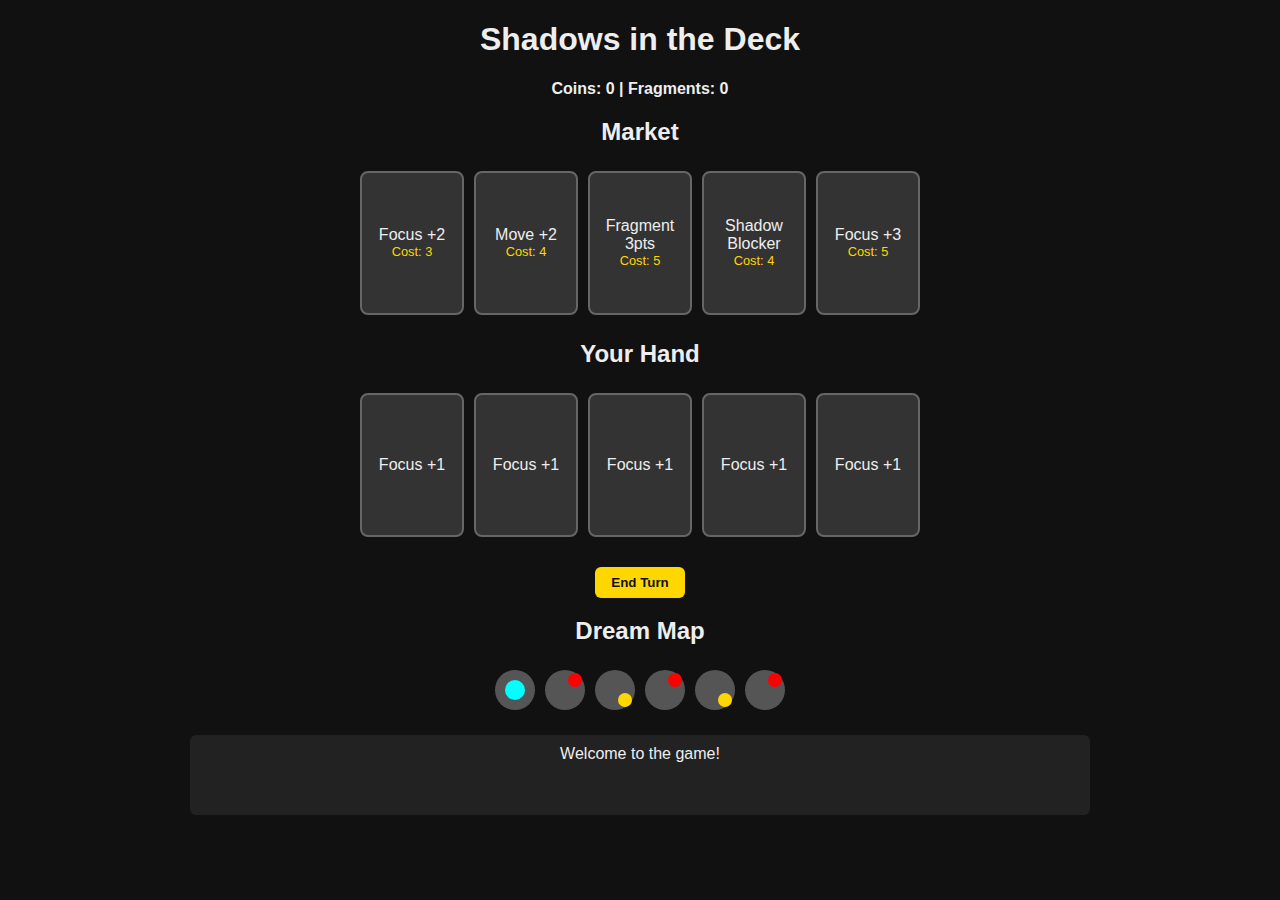
<file: index - Copy (2).html>
<!DOCTYPE html>
<html lang="en">
<head>
<meta charset="UTF-8">
<meta name="viewport" content="width=device-width, initial-scale=1.0">
<title>Shadows in the Deck - Coins, Turn Phases & Encounters</title>
<style>
  body { font-family: sans-serif; background: #111; color: #eee; text-align: center; }
  #game { max-width: 900px; margin: auto; }
  #market, #player-hand { display: flex; justify-content: center; margin: 10px 0; }
  .card { background: #333; border: 2px solid #666; border-radius: 8px; width: 100px; height: 140px; margin: 5px; display: flex; flex-direction: column; align-items: center; justify-content: center; cursor: pointer; }
  .card:hover { border-color: gold; }
  .cost { font-size: 0.8em; color: gold; }
  #map { display: flex; justify-content: center; margin: 20px 0; }
  .node { width: 40px; height: 40px; border-radius: 50%; background: #555; margin: 5px; position: relative; }
  .player { width: 20px; height: 20px; border-radius: 50%; background: cyan; position: absolute; top: 10px; left: 10px; }
  .fragment { width: 14px; height: 14px; border-radius: 50%; background: gold; position: absolute; bottom: 3px; right: 3px; }
  .encounter { width: 14px; height: 14px; border-radius: 50%; background: red; position: absolute; top: 3px; right: 3px; }
  #log { background: #222; padding: 10px; min-height: 60px; margin-top: 20px; border-radius: 6px; }
  #restart-btn, #end-turn-btn { margin-top: 15px; padding: 8px 16px; border: none; border-radius: 6px; background: gold; color: #111; font-weight: bold; cursor: pointer; }
  #restart-btn:hover, #end-turn-btn:hover { background: orange; }
  #hud { margin: 10px; font-weight: bold; }
</style>
</head>
<body>
<div id="game">
  <h1>Shadows in the Deck</h1>
  <div id="hud">Coins: <span id="coins">0</span> | Fragments: <span id="frags">0</span></div>

  <h2>Market</h2>
  <div id="market"></div>

  <h2>Your Hand</h2>
  <div id="player-hand"></div>

  <button id="end-turn-btn" onclick="endTurn()">End Turn</button>

  <h2>Dream Map</h2>
  <div id="map"></div>

  <div id="log">Welcome to the game!</div>
  <button id="restart-btn" style="display:none;" onclick="restartGame()">Restart Game</button>
</div>

<script>
let marketDeck, playerDeck, discardPile, playerHand, marketRow, mapNodes, playerPos, fragmentPositions, fragmentsCollected, totalFragments, cruxflareDeck, coins, encounterPositions;

function setupGameData(){
  marketDeck = [
    { name:"Focus +2", cost: 3 },
    { name:"Move +2", cost: 4 },
    { name:"Fragment 3pts", cost: 5 },
    { name:"Shadow Blocker", cost: 4 },
    { name:"Focus +3", cost: 5 },
    { name:"Move +3", cost: 6 }
  ];
  playerDeck = ["Focus +1","Focus +1","Focus +1","Focus +1","Focus +1","Focus +1","Focus +1","Move +1","Move +1","Move +1"];
  discardPile = [];
  playerHand = [];
  marketRow = [];
  mapNodes = 6;
  playerPos = 0;
  fragmentPositions = [2, 4];
  fragmentsCollected = 0;
  totalFragments = fragmentPositions.length;
  encounterPositions = [1, 3, 5];
  cruxflareDeck = [
    "Shadow Surge: Add a dead card to discard.",
    "Corruption Pulse: Remove cheapest market card.",
    "Dream Collapse: Lose a node on the map.",
    "Sudden Eclipse: Discard a random card from hand.",
    "Shadow Surge: Add a dead card to discard.",
    "Corruption Pulse: Remove cheapest market card.",
    "Dream Collapse: Lose a node on the map."
  ];
  coins = 0;
  updateHUD();
}

function initGame(){
  setupGameData();
  document.getElementById('restart-btn').style.display = 'none';
  for (let i=0; i<5; i++) { drawMarketCard(); }
  renderMarket();
  drawHand();
  renderHand();
  renderMap();
}

function drawMarketCard(){
  if(marketDeck.length>0){
    marketRow.push(marketDeck.shift());
  }
}

function drawHand(){
  while(playerHand.length < 5 && playerDeck.length>0){
    playerHand.push(playerDeck.shift());
  }
  if(playerDeck.length===0 && discardPile.length>0){
    playerDeck = discardPile;
    discardPile = [];
  }
}

function renderMarket(){
  let m = document.getElementById('market');
  m.innerHTML = '';
  marketRow.forEach((cardObj, i)=>{
    let el = document.createElement('div');
    el.className = 'card';
    el.innerHTML = `<div>${cardObj.name}</div><div class='cost'>Cost: ${cardObj.cost}</div>`;
    el.onclick = ()=>{
      if(coins >= cardObj.cost){
        coins -= cardObj.cost;
        logMsg(`Bought ${cardObj.name}`);
        discardPile.push(cardObj.name);
        marketRow.splice(i,1);
        drawMarketCard();
        renderMarket();
        updateHUD();
      } else {
        logMsg(`Not enough coins to buy ${cardObj.name}`);
      }
    };
    m.appendChild(el);
  });
}

function renderHand(){
  let h = document.getElementById('player-hand');
  h.innerHTML = '';
  playerHand.forEach((card, i)=>{
    let el = document.createElement('div');
    el.className = 'card';
    el.textContent = card;
    el.onclick = ()=>{
      if(card.includes('Move')){
        movePlayer(parseInt(card.replace(/\D/g,'')));
      }
      if(card.includes('Focus')){
        let val = parseInt(card.replace(/\D/g,''));
        coins += val;
        updateHUD();
        logMsg(`Gained ${val} coins.`);
      }
      discardPile.push(card);
      playerHand.splice(i,1);
      renderHand();
    };
    h.appendChild(el);
  });
}

function renderMap(){
  let map = document.getElementById('map');
  map.innerHTML = '';
  for(let i=0; i<mapNodes; i++){
    let node = document.createElement('div');
    node.className = 'node';
    if(fragmentPositions.includes(i)){
      let f = document.createElement('div');
      f.className = 'fragment';
      node.appendChild(f);
    }
    if(encounterPositions.includes(i)){
      let e = document.createElement('div');
      e.className = 'encounter';
      node.appendChild(e);
    }
    if(i===playerPos){
      let p = document.createElement('div');
      p.className = 'player';
      node.appendChild(p);
    }
    map.appendChild(node);
  }
}

function movePlayer(steps){
  playerPos = Math.min(playerPos + steps, mapNodes-1);
  if(fragmentPositions.includes(playerPos)){
    fragmentsCollected++;
    fragmentPositions = fragmentPositions.filter(pos => pos !== playerPos);
    updateHUD();
    logMsg(`Collected a fragment! Total: ${fragmentsCollected}`);
    if(fragmentsCollected >= totalFragments){
      logMsg(`You collected all fragments! You win!`);
      endGame();
      return;
    }
  }
  if(encounterPositions.includes(playerPos)){
    triggerEncounter();
  }
  renderMap();
}

function triggerEncounter(){
  let roll = Math.random();
  if(roll < 0.5){
    let gain = Math.ceil(Math.random()*3);
    coins += gain;
    logMsg(`Encounter: Found treasure! +${gain} coins.`);
  } else {
    let loss = Math.ceil(Math.random()*2);
    coins = Math.max(0, coins - loss);
    logMsg(`Encounter: Shadow drains you. -${loss} coins.`);
  }
  updateHUD();
}

function updateHUD(){
  document.getElementById('coins').textContent = coins;
  document.getElementById('frags').textContent = fragmentsCollected;
}

function logMsg(msg){
  document.getElementById('log').textContent = msg;
}

function endTurn(){
  if(cruxflareDeck.length > 0){
    let event = cruxflareDeck.shift();
    logMsg(event);
    resolveCruxflare(event);
  } else {
    logMsg(`The dream collapses! You collected ${fragmentsCollected} fragments.`);
    endGame();
  }
  drawHand();
  renderHand();
}

function resolveCruxflare(event){
  if(event.includes('dead card')){
    discardPile.push("Shadow (dead)");
  }
  if(event.includes('Remove cheapest')){
    if(marketRow.length > 0){
      marketRow.shift();
      drawMarketCard();
      renderMarket();
    }
  }
  if(event.includes('Lose a node') && mapNodes > 2){
    mapNodes -= 1;
    if(playerPos >= mapNodes) playerPos = mapNodes - 1;
    fragmentPositions = fragmentPositions.filter(pos => pos < mapNodes);
    encounterPositions = encounterPositions.filter(pos => pos < mapNodes);
    renderMap();
  }
  if(event.includes('Discard a random') && playerHand.length > 0){
    let rand = Math.floor(Math.random() * playerHand.length);
    playerHand.splice(rand, 1);
    renderHand();
  }
}

function endGame(){
  document.getElementById('market').innerHTML = '';
  document.getElementById('player-hand').innerHTML = '';
  document.getElementById('map').innerHTML = '';
  document.getElementById('restart-btn').style.display = 'inline-block';
  document.getElementById('end-turn-btn').style.display = 'none';
}

function restartGame(){
  initGame();
  logMsg('Welcome to the game!');
  document.getElementById('end-turn-btn').style.display = 'inline-block';
}

initGame();
</script>
</body>
</html>
</file>
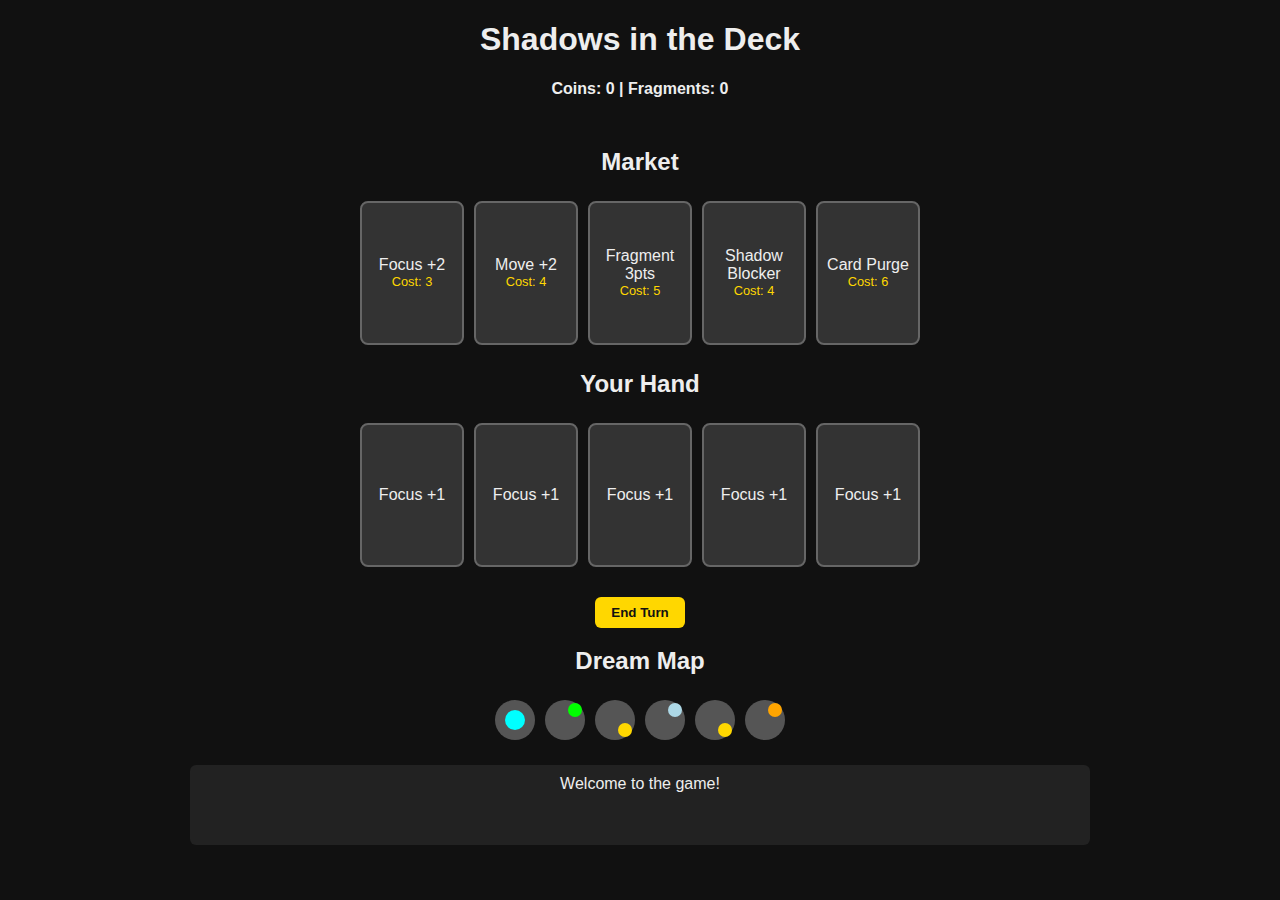
<file: index - Copy (4).html>
<!DOCTYPE html>
<html lang="en">
<head>
<meta charset="UTF-8">
<meta name="viewport" content="width=device-width, initial-scale=1.0">
<title>Shadows in the Deck - Enhanced Mechanics</title>
<style>
  body { font-family: sans-serif; background: #111; color: #eee; text-align: center; }
  #game { max-width: 900px; margin: auto; }
  #market, #player-hand { display: flex; justify-content: center; margin: 10px 0; }
  .card { background: #333; border: 2px solid #666; border-radius: 8px; width: 100px; height: 140px; margin: 5px; display: flex; flex-direction: column; align-items: center; justify-content: center; cursor: pointer; }
  .card:hover { border-color: gold; }
  .cost { font-size: 0.8em; color: gold; }
  #map { display: flex; justify-content: center; margin: 20px 0; }
  .node { width: 40px; height: 40px; border-radius: 50%; background: #555; margin: 5px; position: relative; }
  .player { width: 20px; height: 20px; border-radius: 50%; background: cyan; position: absolute; top: 10px; left: 10px; }
  .fragment { width: 14px; height: 14px; border-radius: 50%; background: gold; position: absolute; bottom: 3px; right: 3px; }
  .encounter { width: 14px; height: 14px; border-radius: 50%; position: absolute; top: 3px; right: 3px; }
  .encounter.treasure { background: lime; }
  .encounter.heal { background: lightblue; }
  .encounter.buff { background: orange; }
  #log { background: #222; padding: 10px; min-height: 60px; margin-top: 20px; border-radius: 6px; }
  #error-log { color: red; font-size: 0.9em; min-height: 20px; }
  #restart-btn, #end-turn-btn { margin-top: 15px; padding: 8px 16px; border: none; border-radius: 6px; background: gold; color: #111; font-weight: bold; cursor: pointer; }
  #restart-btn:hover, #end-turn-btn:hover { background: orange; }
  #hud { margin: 10px; font-weight: bold; }
</style>
</head>
<body>
<div id="game">
  <h1>Shadows in the Deck</h1>
  <div id="hud">Coins: <span id="coins">0</span> | Fragments: <span id="frags">0</span></div>
  <div id="error-log"></div>
  <h2>Market</h2>
  <div id="market"></div>
  <h2>Your Hand</h2>
  <div id="player-hand"></div>
  <button id="end-turn-btn" onclick="endTurn()">End Turn</button>
  <h2>Dream Map</h2>
  <div id="map"></div>
  <div id="log">Welcome to the game!</div>
  <button id="restart-btn" style="display:none;" onclick="restartGame()">Restart Game</button>
</div>
<script>
let marketDeck, playerDeck, discardPile, playerHand, marketRow, mapNodes, playerPos, fragmentPositions, fragmentsCollected, totalFragments, cruxflareDeck, coins, encounterPositions, isShadowBlocked;
function setupGameData(){
  marketDeck = [
    { name:"Focus +2", cost: 3 },
    { name:"Move +2", cost: 4 },
    { name:"Fragment 3pts", cost: 5 },
    { name:"Shadow Blocker", cost: 4 },
    { name:"Card Purge", cost: 6 },
    { name:"Focus +3", cost: 5 },
    { name:"Move +3", cost: 6 }
  ];
  playerDeck = ["Focus +1","Focus +1","Focus +1","Focus +1","Focus +1","Focus +1","Focus +1","Move +1","Move +1","Move +1"];
  discardPile = [];
  playerHand = [];
  marketRow = [];
  mapNodes = 6;
  playerPos = 0;
  fragmentPositions = [2, 4];
  fragmentsCollected = 0;
  totalFragments = fragmentPositions.length;
  encounterPositions = [ {pos:1,type:'treasure'}, {pos:3,type:'heal'}, {pos:5,type:'buff'} ];
  cruxflareDeck = [
    "Shadow Surge: Add a dead card to discard.",
    "Corruption Pulse: Remove cheapest market card.",
    "Dream Collapse: Lose a node on the map.",
    "Sudden Eclipse: Discard a random card from hand."
  ];
  coins = 0;
  isShadowBlocked = false;
  updateHUD();
}
function initGame(){
  setupGameData();
  document.getElementById('restart-btn').style.display = 'none';
  for (let i=0; i<5; i++) { drawMarketCard(); }
  renderMarket();
  drawHand();
  renderHand();
  renderMap();
}
function drawMarketCard(){ if(marketDeck.length>0) marketRow.push(marketDeck.shift()); }
function drawHand(){
  while(playerHand.length < 5 && playerDeck.length>0){ playerHand.push(playerDeck.shift()); }
  if(playerDeck.length===0 && discardPile.length>0){ playerDeck = discardPile; discardPile = []; }
}
function renderMarket(){
  let m = document.getElementById('market'); m.innerHTML = '';
  marketRow.forEach((cardObj, i)=>{
    let el = document.createElement('div');
    el.className = 'card';
    el.innerHTML = `<div>${cardObj.name}</div><div class='cost'>Cost: ${cardObj.cost}</div>`;
    el.onclick = ()=>{
      if(coins >= cardObj.cost){
        coins -= cardObj.cost;
        logMsg(`Bought ${cardObj.name}`);
        discardPile.push(cardObj.name);
        marketRow.splice(i,1);
        drawMarketCard();
        renderMarket();
        updateHUD();
      } else {
        errorMsg(`Not enough coins to buy ${cardObj.name}`);
      }
    };
    m.appendChild(el);
  });
}
function renderHand(){
  let h = document.getElementById('player-hand'); h.innerHTML = '';
  playerHand.forEach((card, i)=>{
    let el = document.createElement('div'); el.className = 'card'; el.textContent = card;
    el.onclick = ()=>{
      if(card.includes('Move')){ movePlayer(parseInt(card.replace(/\D/g,''))); }
      if(card.includes('Focus')){ let val = parseInt(card.replace(/\D/g,'')); coins += val; updateHUD(); logMsg(`Gained ${val} coins.`); }
      if(card.includes('Shadow Blocker')){ isShadowBlocked = true; logMsg('Shadow Blocker activated! Next Cruxflare event will be blocked.'); }
      if(card.includes('Card Purge')){
        if(playerHand.length>1){
          let removed = playerHand.splice( (i+1)%playerHand.length, 1 );
          logMsg(`Purged card: ${removed}`);
        }
      }
      discardPile.push(card);
      playerHand.splice(i,1);
      renderHand();
    };
    h.appendChild(el);
  });
}
function renderMap(){
  let map = document.getElementById('map'); map.innerHTML = '';
  for(let i=0; i<mapNodes; i++){
    let node = document.createElement('div'); node.className = 'node';
    if(fragmentPositions.includes(i)){ let f = document.createElement('div'); f.className = 'fragment'; node.appendChild(f); }
    let enc = encounterPositions.find(e => e.pos===i);
    if(enc){ let e = document.createElement('div'); e.className = `encounter ${enc.type}`; node.appendChild(e); }
    if(i===playerPos){ let p = document.createElement('div'); p.className = 'player'; node.appendChild(p); }
    map.appendChild(node);
  }
}
function movePlayer(steps){
  playerPos = Math.min(playerPos + steps, mapNodes-1);
  if(fragmentPositions.includes(playerPos)){
    fragmentsCollected++; fragmentPositions = fragmentPositions.filter(pos => pos !== playerPos); updateHUD();
    logMsg(`Collected a fragment! Total: ${fragmentsCollected}`);
    if(fragmentsCollected >= totalFragments){ logMsg(`You collected all fragments! You win!`); endGame(); return; }
  }
  let enc = encounterPositions.find(e => e.pos===playerPos);
  if(enc) triggerEncounter(enc.type);
  renderMap();
}
function triggerEncounter(type){
  if(type==='treasure'){ let gain = Math.ceil(Math.random()*3); coins += gain; logMsg(`Treasure: +${gain} coins.`); }
  if(type==='heal'){ let idx = discardPile.indexOf('Shadow (dead)'); if(idx !== -1){ discardPile.splice(idx,1); logMsg('Healing light: Removed a Shadow card.'); } }
  if(type==='buff'){ playerDeck = playerDeck.map(c => c.includes('Move') ? c+' (+1 buff)' : c); logMsg('Momentum surge: Next Move gets +1.'); }
  updateHUD();
}
function updateHUD(){ document.getElementById('coins').textContent = coins; document.getElementById('frags').textContent = fragmentsCollected; }
function logMsg(msg){ document.getElementById('log').textContent = msg; }
function errorMsg(msg){
  let el = document.getElementById('error-log'); el.textContent = msg; setTimeout(()=>{ el.textContent=''; },2000);
}
function endTurn(){
  if(isShadowBlocked){ logMsg('Shadow Blocker prevented the Cruxflare event!'); isShadowBlocked = false; }
  else if(cruxflareDeck.length > 0){
    let event = cruxflareDeck.shift();
    if(event.includes('Lose a node') && fragmentPositions.includes(mapNodes-1)){
      fragmentPositions = fragmentPositions.map(f => f===mapNodes-1 ? mapNodes-2 : f);
    }
    logMsg(event);
    resolveCruxflare(event);
  } else { logMsg(`The dream collapses! You collected ${fragmentsCollected} fragments.`); endGame(); }
  drawHand(); renderHand();
}
function resolveCruxflare(event){
  if(event.includes('dead card')) discardPile.push('Shadow (dead)');
  if(event.includes('Remove cheapest') && marketRow.length > 0){ marketRow.shift(); drawMarketCard(); renderMarket(); }
  if(event.includes('Lose a node') && mapNodes > 2){
    mapNodes -= 1;
    if(playerPos >= mapNodes) playerPos = mapNodes - 1;
    fragmentPositions = fragmentPositions.filter(pos => pos < mapNodes);
    encounterPositions = encounterPositions.filter(pos => pos < mapNodes);
    renderMap();
  }
  if(event.includes('Discard a random') && playerHand.length > 0){ let rand = Math.floor(Math.random() * playerHand.length); playerHand.splice(rand, 1); renderHand(); }
}
function endGame(){
  document.getElementById('market').innerHTML = '';
  document.getElementById('player-hand').innerHTML = '';
  document.getElementById('map').innerHTML = '';
  document.getElementById('restart-btn').style.display = 'inline-block';
  document.getElementById('end-turn-btn').style.display = 'none';
}
function restartGame(){ initGame(); logMsg('Welcome to the game!'); document.getElementById('end-turn-btn').style.display = 'inline-block'; }
initGame();
</script>
</body>
</html>
</file>
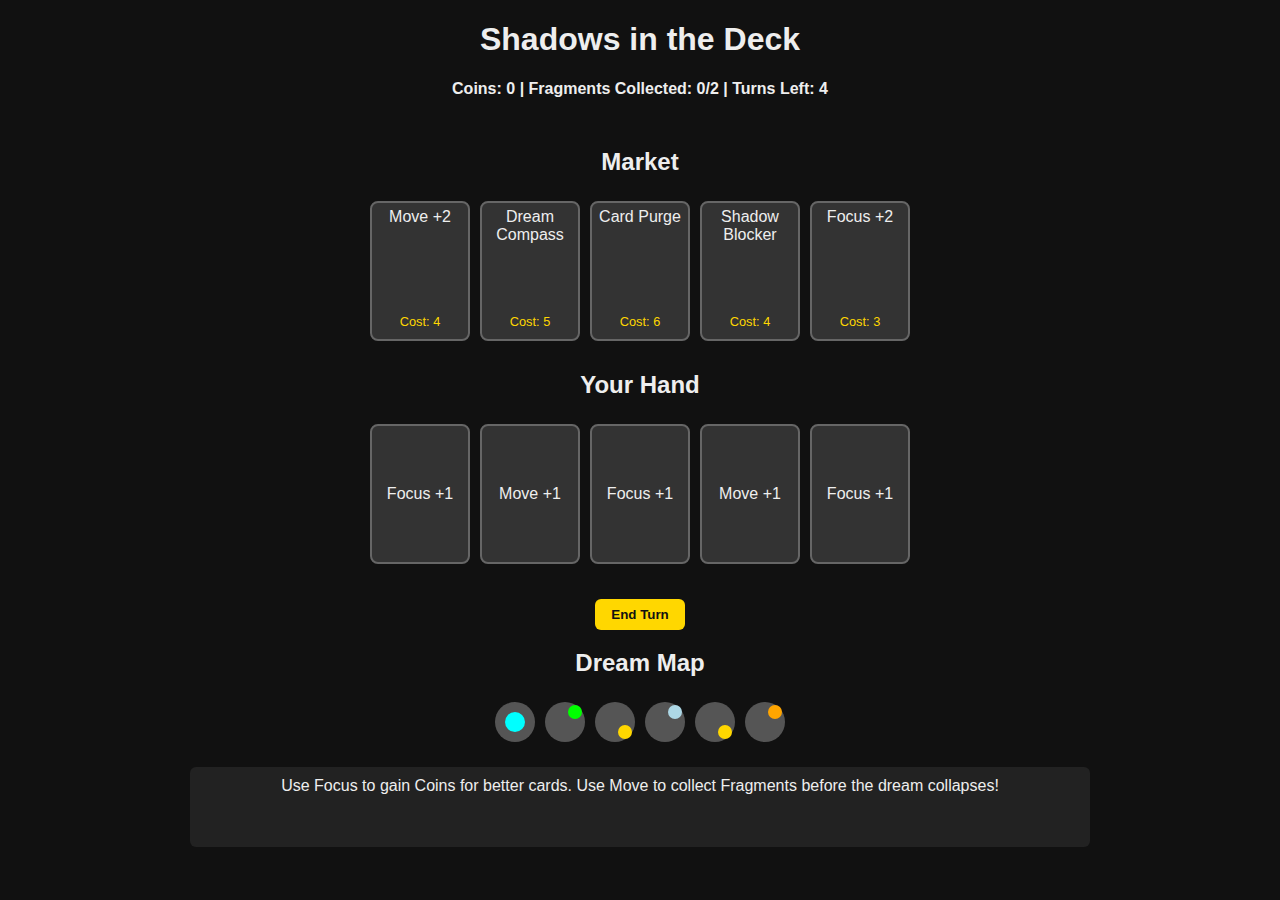
<file: index - Copy (5).html>
<!DOCTYPE html>
<html lang="en">
<head>
<meta charset="UTF-8">
<meta name="viewport" content="width=device-width, initial-scale=1.0">
<title>Shadows in the Deck - Enhanced Mechanics</title>
<style>
  body { font-family: sans-serif; background: #111; color: #eee; text-align: center; }
  #game { max-width: 900px; margin: auto; }
  #market, #player-hand { display: flex; justify-content: center; margin: 10px 0; min-height: 155px; }
  .card { background: #333; border: 2px solid #666; border-radius: 8px; width: 100px; height: 140px; margin: 5px; display: flex; flex-direction: column; align-items: center; justify-content: center; cursor: pointer; text-align: center; padding: 5px; box-sizing: border-box; }
  .card:hover { border-color: gold; }
  .cost { font-size: 0.8em; color: gold; margin-top: auto; padding-bottom: 5px; }
  #map { display: flex; justify-content: center; margin: 20px 0; }
  .node { width: 40px; height: 40px; border-radius: 50%; background: #555; margin: 5px; position: relative; }
  .player { width: 20px; height: 20px; border-radius: 50%; background: cyan; position: absolute; top: 10px; left: 10px; }
  .fragment { width: 14px; height: 14px; border-radius: 50%; background: gold; position: absolute; bottom: 3px; right: 3px; }
  .encounter { width: 14px; height: 14px; border-radius: 50%; position: absolute; top: 3px; right: 3px; }
  .encounter.treasure { background: lime; }
  .encounter.heal { background: lightblue; }
  .encounter.buff { background: orange; }
  #log { background: #222; padding: 10px; min-height: 60px; margin-top: 20px; border-radius: 6px; }
  #error-log { color: red; font-size: 0.9em; min-height: 20px; }
  #restart-btn, #end-turn-btn { margin-top: 15px; padding: 8px 16px; border: none; border-radius: 6px; background: gold; color: #111; font-weight: bold; cursor: pointer; }
  #restart-btn:hover, #end-turn-btn:hover { background: orange; }
  #hud { margin: 10px; font-weight: bold; }
</style>
</head>
<body>
<div id="game">
  <h1>Shadows in the Deck</h1>
  <div id="hud">
    Coins: <span id="coins">0</span> |
    Fragments Collected: <span id="frags">0</span> |
    Turns Left: <span id="turns-left">0</span>
  </div>
  <div id="error-log"></div>
  <h2>Market</h2>
  <div id="market"></div>
  <h2>Your Hand</h2>
  <div id="player-hand"></div>
  <button id="end-turn-btn" onclick="endTurn()">End Turn</button>
  <h2>Dream Map</h2>
  <div id="map"></div>
  <div id="log"></div>
  <button id="restart-btn" style="display:none;" onclick="restartGame()">Restart Game</button>
</div>
<script>
let marketDeck, playerDeck, discardPile, playerHand, marketRow, mapNodes, playerPos, fragmentPositions, fragmentsCollected, totalFragments, cruxflareDeck, coins, encounterPositions, isShadowBlocked, moveBuff;

function setupGameData(){
  marketDeck = [
    { name:"Focus +2", cost: 3 },
    { name:"Move +2", cost: 4 },
    { name:"Dream Compass", cost: 5, effect: 'draw' }, // Renamed and given a clear effect
    { name:"Shadow Blocker", cost: 4 },
    { name:"Card Purge", cost: 6, effect: 'purge' }, // Added to clarify effect
    { name:"Focus +3", cost: 5 },
    { name:"Move +3", cost: 6 }
  ].sort(() => Math.random() - 0.5); // Shuffle market for variety

  playerDeck = ["Focus +1","Focus +1","Focus +1","Focus +1","Focus +1","Focus +1","Move +1","Move +1","Move +1","Move +1"];
  playerDeck = playerDeck.sort(() => Math.random() - 0.5); // Shuffle starting deck

  discardPile = [];
  playerHand = [];
  marketRow = [];
  mapNodes = 6;
  playerPos = 0;
  fragmentPositions = [2, 4];
  fragmentsCollected = 0;
  totalFragments = fragmentPositions.length;
  encounterPositions = [ {pos:1,type:'treasure'}, {pos:3,type:'heal'}, {pos:5,type:'buff'} ];

  cruxflareDeck = [
    "Shadow Surge: Add a 'Shadow (dead)' card to your discard pile.",
    "Corruption Pulse: The cheapest card is removed from the market.",
    "Dream Collapse: A node is removed from the end of the map.",
    "Sudden Eclipse: A random card is discarded from your hand."
  ];
  cruxflareDeck = cruxflareDeck.sort(() => Math.random() - 0.5);

  coins = 0;
  isShadowBlocked = false;
  moveBuff = 0;
}

function initGame(){
  setupGameData();
  document.getElementById('restart-btn').style.display = 'none';
  document.getElementById('end-turn-btn').style.display = 'inline-block';

  logMsg("Use Focus to gain Coins for better cards. Use Move to collect Fragments before the dream collapses!");

  for (let i = 0; i < 5; i++) {
    if(marketDeck.length > 0) marketRow.push(marketDeck.shift());
  }
  renderMarket();
  drawHand();
  renderHand();
  renderMap();
  updateHUD();
}

function drawHand(){
  while(playerHand.length < 5){
    if(playerDeck.length === 0){
      if(discardPile.length === 0) break; // No cards left anywhere
      playerDeck = discardPile.sort(() => Math.random() - 0.5);
      discardPile = [];
    }
    playerHand.push(playerDeck.shift());
  }
}

function renderMarket(){
  let m = document.getElementById('market');
  m.innerHTML = '';
  marketRow.forEach((cardObj, i) => {
    let el = document.createElement('div');
    el.className = 'card';
    el.innerHTML = `<div>${cardObj.name}</div><div class='cost'>Cost: ${cardObj.cost}</div>`;
    el.onclick = () => {
      if(coins >= cardObj.cost){
        coins -= cardObj.cost;
        logMsg(`Bought ${cardObj.name}.`);
        // Bought cards go to the discard pile
        discardPile.push(cardObj);
        marketRow.splice(i,1);
        if(marketDeck.length > 0) marketRow.push(marketDeck.shift());
        renderMarket();
        updateHUD();
      } else {
        errorMsg(`Not enough coins to buy ${cardObj.name}.`);
      }
    };
    m.appendChild(el);
  });
}

function renderHand(){
  let h = document.getElementById('player-hand');
  h.innerHTML = '';
  playerHand.forEach((card, i) => {
    // Card can be a string (from starting deck) or an object (from market)
    const cardName = typeof card === 'string' ? card : card.name;
    let el = document.createElement('div');
    el.className = 'card';
    el.textContent = cardName;
    el.onclick = () => {
      let cardToDiscard = playerHand.splice(i, 1)[0];

      if(cardName.includes('Move')){
        let moveValue = parseInt(cardName.replace(/\D/g,'')) + moveBuff;
        movePlayer(moveValue);
        moveBuff = 0; // Consume the buff
      }
      if(cardName.includes('Focus')){
        let val = parseInt(cardName.replace(/\D/g,''));
        coins += val;
        logMsg(`Gained ${val} coins.`);
      }
      if(cardName.includes('Shadow Blocker')){
        isShadowBlocked = true;
        logMsg('Shadow Blocker is active! The next Cruxflare event will be blocked.');
      }
      if(cardName.includes('Dream Compass')){
        logMsg('The Dream Compass guides you... You draw a card.');
        drawHand(); // Draw a replacement card immediately
      }
      if(cardName.includes('Card Purge')){
        // This effect will now require the player to click a card in their hand to purge it.
        // For simplicity in this version, let's make it purge a dead card from discard.
        let deadCardIndex = discardPile.findIndex(c => (typeof c === 'string' && c.includes('Shadow')) || (c.name && c.name.includes('Shadow')));
        if (deadCardIndex !== -1) {
          let purged = discardPile.splice(deadCardIndex, 1);
          logMsg(`Purged a "${typeof purged[0] === 'string' ? purged[0] : purged[0].name}" from your discard pile.`);
        } else {
          logMsg("Card Purge found no 'Shadow' cards to remove from your discard pile.");
        }
      }

      discardPile.push(cardToDiscard);
      renderHand(); // Re-render hand after card was removed
      updateHUD();
    };
    h.appendChild(el);
  });
}

function renderMap(){
  let mapEl = document.getElementById('map');
  mapEl.innerHTML = '';
  for(let i = 0; i < mapNodes; i++){
    let node = document.createElement('div');
    node.className = 'node';
    if(fragmentPositions.includes(i)){ let f = document.createElement('div'); f.className = 'fragment'; node.appendChild(f); }
    let enc = encounterPositions.find(e => e.pos === i);
    if(enc){ let e = document.createElement('div'); e.className = `encounter ${enc.type}`; node.appendChild(e); }
    if(i === playerPos){ let p = document.createElement('div'); p.className = 'player'; node.appendChild(p); }
    mapEl.appendChild(node);
  }
}

function movePlayer(steps){
  playerPos = Math.min(playerPos + steps, mapNodes - 1);
  logMsg(`Moved ${steps} spaces.`);
  renderMap();

  if(fragmentPositions.includes(playerPos)){
    fragmentsCollected++;
    fragmentPositions = fragmentPositions.filter(pos => pos !== playerPos);
    logMsg(`Collected a fragment! Only ${totalFragments - fragmentsCollected} left!`);
    if(fragmentsCollected >= totalFragments){
      logMsg(`You collected all ${totalFragments} fragments! You win!`);
      endGame(true);
      return;
    }
  }

  let enc = encounterPositions.find(e => e.pos === playerPos);
  if(enc) triggerEncounter(enc.type);

  updateHUD();
  renderMap();
}

function triggerEncounter(type){
  if(type === 'treasure'){
    let gain = Math.ceil(Math.random() * 3) + 1; // 2 to 4 coins
    coins += gain;
    logMsg(`Encounter: Treasure! You found ${gain} coins.`);
  }
  if(type === 'heal'){
    let deadCardIndex = discardPile.findIndex(c => (typeof c === 'string' && c.includes('Shadow')) || (c.name && c.name.includes('Shadow')));
    if (deadCardIndex !== -1) {
      discardPile.splice(deadCardIndex, 1);
      logMsg('Encounter: Healing light! A "Shadow" card was removed from your discard pile.');
    } else {
      logMsg("Encounter: Healing light! (But you had no 'Shadow' cards to remove).");
    }
  }
  if(type === 'buff'){
    moveBuff += 2; // Add buff for the next move
    logMsg(`Encounter: Momentum surge! Your next Move card this turn gets +2 power.`);
  }
  updateHUD();
}

function updateHUD(){
  document.getElementById('coins').textContent = coins;
  document.getElementById('frags').textContent = `${fragmentsCollected}/${totalFragments}`;
  document.getElementById('turns-left').textContent = cruxflareDeck.length;
}

function logMsg(msg){ document.getElementById('log').textContent = msg; }
function errorMsg(msg){
  let el = document.getElementById('error-log');
  el.textContent = msg;
  setTimeout(() => { if (el.textContent === msg) el.textContent = ''; }, 2500);
}

function endTurn(){
  // Clear any leftover buffs
  moveBuff = 0;

  if(isShadowBlocked){
    logMsg('Your Shadow Blocker prevents the Cruxflare event!');
    isShadowBlocked = false;
  } else if(cruxflareDeck.length > 0){
    let event = cruxflareDeck.shift();
    logMsg(`Cruxflare: ${event}`);
    resolveCruxflare(event);
  }

  if (cruxflareDeck.length <= 0 && fragmentsCollected < totalFragments) {
    logMsg(`The dream has fully collapsed! You collected ${fragmentsCollected} of ${totalFragments} fragments.`);
    endGame(false);
    return;
  }

  drawHand();
  renderHand();
  updateHUD();
}

function resolveCruxflare(event){
  if(event.includes('dead card')) discardPile.push({name:'Shadow (dead)'});
  if(event.includes('cheapest card') && marketRow.length > 0){
    marketRow.sort((a, b) => a.cost - b.cost); // Sort by cost to find cheapest
    marketRow.shift();
    if(marketDeck.length > 0) marketRow.push(marketDeck.shift());
    renderMarket();
  }
  if(event.includes('Lose a node') && mapNodes > 2){
    // SAFE COLLAPSE: Check if a fragment is on the last node and move it
    if(fragmentPositions.includes(mapNodes - 1)){
        fragmentPositions = fragmentPositions.map(pos => pos === mapNodes - 1 ? mapNodes - 2 : pos);
        logMsg("The collapsing dream pushes a fragment to safety!");
    }
    mapNodes--;
    if(playerPos >= mapNodes) playerPos = mapNodes - 1; // Move player if they were on the collapsed node
    renderMap();
  }
  if(event.includes('Discard a random') && playerHand.length > 0){
    let randIndex = Math.floor(Math.random() * playerHand.length);
    let discardedCard = playerHand.splice(randIndex, 1)[0];
    discardPile.push(discardedCard);
    renderHand();
  }
}

function endGame(isWin){
  if (isWin) {
    document.getElementById('log').style.color = 'lime';
  } else {
    document.getElementById('log').style.color = 'red';
  }
  document.getElementById('market').innerHTML = '<h2>Game Over</h2>';
  document.getElementById('player-hand').innerHTML = '';
  document.getElementById('end-turn-btn').style.display = 'none';
  document.getElementById('restart-btn').style.display = 'inline-block';
}

function restartGame(){
  document.getElementById('log').style.color = ''; // Reset color
  initGame();
}

// Initial game start
initGame();
</script>
</body>
</html>
</file>
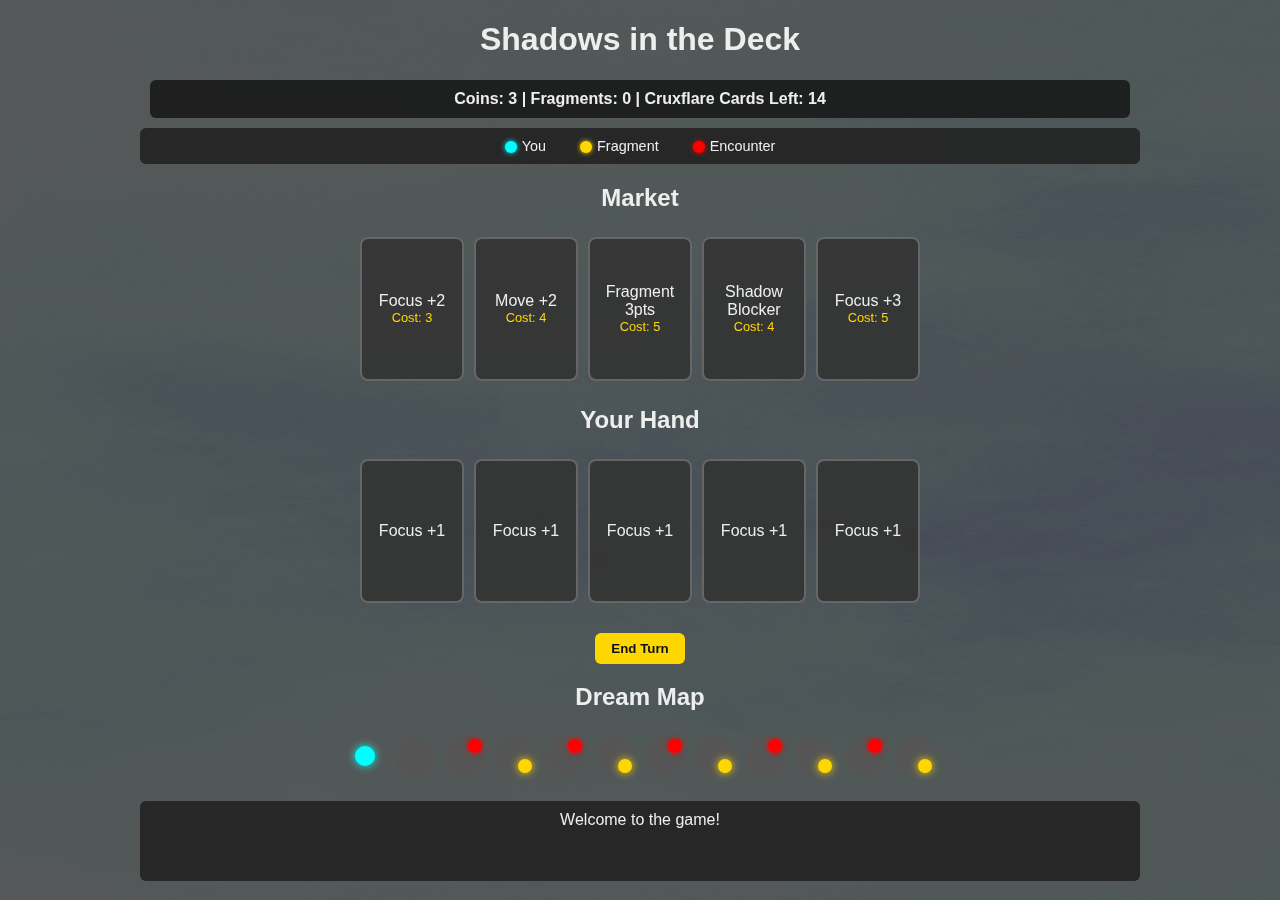
<file: index - Copy (6).html>
<!DOCTYPE html>
<html lang="en">
<head>
<meta charset="UTF-8">
<meta name="viewport" content="width=device-width, initial-scale=1.0">
<title>Shadows in the Deck - Enhanced</title>
<style>
  body { 
    font-family: sans-serif; 
    background: #111; 
    color: #eee; 
    text-align: center; 
    position: relative;
    overflow-x: hidden;
  }
  
  /* Animated mist overlay */
  body::before {
    content: '';
    position: fixed;
    top: 0;
    left: -100%;
    width: 300%;
    height: 100%;
    background-image: url('images/mist-overlay.png');
    background-repeat: repeat-x;
    background-size: 100% 100%;
    opacity: 0.3;
    z-index: -1;
    animation: driftMist 20s linear infinite;
    transition: background-image 2s ease-in-out;
  }
  
  body.danger-mode::before {
    background-image: url('images/mist-overlay2.png');
    opacity: 0.5;
    animation-duration: 15s;
  }
  
  @keyframes driftMist {
    0% { transform: translateX(0); }
    100% { transform: translateX(100px); }
  }
  
  #game { max-width: 1000px; margin: auto; position: relative; z-index: 1; }
  #market, #player-hand { display: flex; justify-content: center; margin: 10px 0; flex-wrap: wrap; }
  .card { 
    background: rgba(51, 51, 51, 0.9); 
    border: 2px solid #666; 
    border-radius: 8px; 
    width: 100px; 
    height: 140px; 
    margin: 5px; 
    display: flex; 
    flex-direction: column; 
    align-items: center; 
    justify-content: center; 
    cursor: pointer;
    backdrop-filter: blur(5px);
    position: relative;
  }
  .card:hover { border-color: gold; transform: translateY(-2px); }
  .cost { font-size: 0.8em; color: gold; }
  
  #map { 
    display: flex; 
    justify-content: center; 
    margin: 20px 0; 
    flex-wrap: wrap;
    max-width: 800px;
    margin-left: auto;
    margin-right: auto;
  }
  
  .node { 
    width: 40px; 
    height: 40px; 
    border-radius: 50%; 
    background: #555; 
    margin: 5px; 
    position: relative;
    cursor: help;
  }
  
  .player { 
    width: 20px; 
    height: 20px; 
    border-radius: 50%; 
    background: cyan; 
    position: absolute; 
    top: 10px; 
    left: 10px;
    box-shadow: 0 0 10px cyan;
  }
  
  .fragment { 
    width: 14px; 
    height: 14px; 
    border-radius: 50%; 
    background: gold; 
    position: absolute; 
    bottom: 3px; 
    right: 3px;
    box-shadow: 0 0 8px gold;
  }
  
  .encounter { 
    width: 14px; 
    height: 14px; 
    border-radius: 50%; 
    background: red; 
    position: absolute; 
    top: 3px; 
    right: 3px;
    box-shadow: 0 0 6px red;
  }
  
  #log { 
    background: rgba(34, 34, 34, 0.9); 
    padding: 10px; 
    min-height: 60px; 
    margin-top: 20px; 
    border-radius: 6px;
    backdrop-filter: blur(5px);
  }
  
  #restart-btn, #end-turn-btn { 
    margin-top: 15px; 
    padding: 8px 16px; 
    border: none; 
    border-radius: 6px; 
    background: gold; 
    color: #111; 
    font-weight: bold; 
    cursor: pointer;
    transition: all 0.2s;
  }
  #restart-btn:hover, #end-turn-btn:hover { background: orange; transform: scale(1.05); }
  
  #hud { 
    margin: 10px; 
    font-weight: bold;
    background: rgba(17, 17, 17, 0.8);
    padding: 10px;
    border-radius: 6px;
    backdrop-filter: blur(5px);
  }
  
  #legend {
    background: rgba(34, 34, 34, 0.9);
    padding: 10px;
    border-radius: 6px;
    margin: 10px 0;
    font-size: 0.9em;
    backdrop-filter: blur(5px);
  }
  
  .legend-item {
    display: inline-block;
    margin: 0 15px;
  }
  
  .legend-icon {
    display: inline-block;
    width: 12px;
    height: 12px;
    border-radius: 50%;
    margin-right: 5px;
    vertical-align: middle;
  }
  
  /* Tooltip styles */
  .tooltip {
    position: relative;
    cursor: help;
  }
  
  .tooltip::after {
    content: attr(data-tooltip);
    position: absolute;
    bottom: 125%;
    left: 50%;
    transform: translateX(-50%);
    background: rgba(0, 0, 0, 0.9);
    color: white;
    padding: 8px;
    border-radius: 4px;
    white-space: nowrap;
    font-size: 0.8em;
    opacity: 0;
    pointer-events: none;
    transition: opacity 0.3s;
    z-index: 1000;
  }
  
  .tooltip:hover::after {
    opacity: 1;
  }
</style>
</head>
<body>
<div id="game">
  <h1>Shadows in the Deck</h1>
  <div id="hud">
    Coins: <span id="coins">0</span> | 
    Fragments: <span id="frags">0</span> | 
    Cruxflare Cards Left: <span id="crux-remaining">0</span>
  </div>
  
  <div id="legend">
    <div class="legend-item">
      <span class="legend-icon" style="background: cyan; box-shadow: 0 0 5px cyan;"></span>You
    </div>
    <div class="legend-item">
      <span class="legend-icon" style="background: gold; box-shadow: 0 0 5px gold;"></span>Fragment
    </div>
    <div class="legend-item">
      <span class="legend-icon" style="background: red; box-shadow: 0 0 5px red;"></span>Encounter
    </div>
  </div>

  <h2>Market</h2>
  <div id="market"></div>

  <h2>Your Hand</h2>
  <div id="player-hand"></div>

  <button id="end-turn-btn" onclick="endTurn()">End Turn</button>

  <h2>Dream Map</h2>
  <div id="map"></div>

  <div id="log">Welcome to the game!</div>
  <button id="restart-btn" style="display:none;" onclick="restartGame()">Restart Game</button>
</div>

<script>
let marketDeck, playerDeck, discardPile, playerHand, marketRow, mapNodes, playerPos, fragmentPositions, fragmentsCollected, totalFragments, cruxflareDeck, coins, encounterPositions;

function setupGameData(){
  marketDeck = [
    { name:"Focus +2", cost: 3, tooltip: "Gain 2 coins when played" },
    { name:"Move +2", cost: 4, tooltip: "Move 2 spaces on the map" },
    { name:"Fragment 3pts", cost: 5, tooltip: "Counts as 3 fragments when collected" },
    { name:"Shadow Blocker", cost: 4, tooltip: "Protects against some Cruxflare effects" },
    { name:"Focus +3", cost: 5, tooltip: "Gain 3 coins when played" },
    { name:"Move +3", cost: 6, tooltip: "Move 3 spaces on the map" },
    { name:"Swift Step", cost: 3, tooltip: "Move 1 space, skip encounters" },
    { name:"Dream Sight", cost: 4, tooltip: "Look at top Cruxflare card" },
    { name:"Focus +4", cost: 7, tooltip: "Gain 4 coins when played" },
    { name:"Ethereal Leap", cost: 5, tooltip: "Move to any adjacent fragment" }
  ];
  
  playerDeck = ["Focus +1","Focus +1","Focus +1","Focus +1","Focus +1","Focus +1","Focus +1","Move +1","Move +1","Move +1"];
  discardPile = [];
  playerHand = [];
  marketRow = [];
  mapNodes = 12; // Doubled from 6
  playerPos = 0;
  fragmentPositions = [3, 5, 7, 9, 11]; // More fragments for longer map
  fragmentsCollected = 0;
  totalFragments = fragmentPositions.length;
  encounterPositions = [2, 4, 6, 8, 10]; // More encounters
  
  // Doubled Cruxflare deck to maintain tension
  cruxflareDeck = [
    "Shadow Surge: Add a dead card to discard.",
    "Corruption Pulse: Remove cheapest market card.",
    "Dream Collapse: Lose a node on the map.",
    "Sudden Eclipse: Discard a random card from hand.",
    "Void Whisper: Lose 2 coins.",
    "Time Fracture: Skip next card draw.",
    "Shadow Surge: Add a dead card to discard.",
    "Corruption Pulse: Remove cheapest market card.", 
    "Dream Collapse: Lose a node on the map.",
    "Sudden Eclipse: Discard a random card from hand.",
    "Memory Drain: Shuffle a card from hand into deck.",
    "Reality Shift: Rearrange fragment positions.",
    "Shadow Surge: Add a dead card to discard.",
    "Final Darkness: Game ends in 2 turns."
  ];
  
  coins = 3; // Start with more coins for longer game
  updateHUD();
}

function initGame(){
  setupGameData();
  document.body.classList.remove('danger-mode');
  document.getElementById('restart-btn').style.display = 'none';
  for (let i=0; i<5; i++) { drawMarketCard(); }
  renderMarket();
  drawHand();
  renderHand();
  renderMap();
  updateMistOverlay();
}

function drawMarketCard(){
  if(marketDeck.length>0){
    marketRow.push(marketDeck.shift());
  }
}

function drawHand(){
  while(playerHand.length < 5 && playerDeck.length>0){
    playerHand.push(playerDeck.shift());
  }
  if(playerDeck.length===0 && discardPile.length>0){
    playerDeck = [...discardPile];
    discardPile = [];
    // Shuffle playerDeck
    for(let i = playerDeck.length - 1; i > 0; i--){
      const j = Math.floor(Math.random() * (i + 1));
      [playerDeck[i], playerDeck[j]] = [playerDeck[j], playerDeck[i]];
    }
  }
}

function renderMarket(){
  let m = document.getElementById('market');
  m.innerHTML = '';
  marketRow.forEach((cardObj, i)=>{
    let el = document.createElement('div');
    el.className = 'card tooltip';
    el.setAttribute('data-tooltip', cardObj.tooltip);
    el.innerHTML = `<div>${cardObj.name}</div><div class='cost'>Cost: ${cardObj.cost}</div>`;
    el.onclick = ()=>{
      if(coins >= cardObj.cost){
        coins -= cardObj.cost;
        logMsg(`Bought ${cardObj.name}`);
        discardPile.push(cardObj.name);
        marketRow.splice(i,1);
        drawMarketCard();
        renderMarket();
        updateHUD();
      } else {
        logMsg(`Not enough coins to buy ${cardObj.name}`);
      }
    };
    m.appendChild(el);
  });
}

function renderHand(){
  let h = document.getElementById('player-hand');
  h.innerHTML = '';
  playerHand.forEach((card, i)=>{
    let el = document.createElement('div');
    el.className = 'card tooltip';
    
    // Add tooltips for hand cards
    let tooltip = "Basic card";
    if(card.includes('Focus')) tooltip = `Gain ${card.replace(/\D/g,'')} coins when played`;
    if(card.includes('Move')) tooltip = `Move ${card.replace(/\D/g,'')} spaces on the map`;
    el.setAttribute('data-tooltip', tooltip);
    
    el.textContent = card;
    el.onclick = ()=>{
      playCard(card, i);
    };
    h.appendChild(el);
  });
}

function playCard(card, index){
  if(card.includes('Move')){
    movePlayer(parseInt(card.replace(/\D/g,'')));
  }
  if(card.includes('Focus')){
    let val = parseInt(card.replace(/\D/g,''));
    coins += val;
    updateHUD();
    logMsg(`Gained ${val} coins.`);
  }
  // Special card effects
  if(card === 'Swift Step'){
    movePlayer(1, true); // Skip encounters
  }
  if(card === 'Dream Sight' && cruxflareDeck.length > 0){
    logMsg(`Next Cruxflare: ${cruxflareDeck[0]}`);
  }
  
  discardPile.push(card);
  playerHand.splice(index,1);
  renderHand();
}

function renderMap(){
  let map = document.getElementById('map');
  map.innerHTML = '';
  for(let i=0; i<mapNodes; i++){
    let node = document.createElement('div');
    node.className = 'node';
    node.title = `Node ${i}`;
    
    if(fragmentPositions.includes(i)){
      let f = document.createElement('div');
      f.className = 'fragment';
      node.appendChild(f);
      node.title += ' - Contains Fragment';
    }
    if(encounterPositions.includes(i)){
      let e = document.createElement('div');
      e.className = 'encounter';
      node.appendChild(e);
      node.title += ' - Encounter Zone';
    }
    if(i===playerPos){
      let p = document.createElement('div');
      p.className = 'player';
      node.appendChild(p);
      node.title += ' - Your Location';
    }
    map.appendChild(node);
  }
}

function movePlayer(steps, skipEncounters = false){
  playerPos = Math.min(playerPos + steps, mapNodes-1);
  
  if(fragmentPositions.includes(playerPos)){
    fragmentsCollected++;
    fragmentPositions = fragmentPositions.filter(pos => pos !== playerPos);
    updateHUD();
    logMsg(`Collected a fragment! Total: ${fragmentsCollected}`);
    if(fragmentsCollected >= totalFragments){
      logMsg(`You collected all fragments! You win!`);
      endGame();
      return;
    }
  }
  
  if(encounterPositions.includes(playerPos) && !skipEncounters){
    triggerEncounter();
  }
  
  renderMap();
}

function triggerEncounter(){
  let roll = Math.random();
  if(roll < 0.6){
    let gain = Math.ceil(Math.random()*3) + 1;
    coins += gain;
    logMsg(`Encounter: Found treasure! +${gain} coins.`);
  } else {
    let loss = Math.ceil(Math.random()*2);
    coins = Math.max(0, coins - loss);
    logMsg(`Encounter: Shadow drains you. -${loss} coins.`);
  }
  updateHUD();
}

function updateHUD(){
  document.getElementById('coins').textContent = coins;
  document.getElementById('frags').textContent = fragmentsCollected;
  document.getElementById('crux-remaining').textContent = cruxflareDeck.length;
  updateMistOverlay();
}

function updateMistOverlay(){
  // Switch to danger mode when halfway through Cruxflare deck
  if(cruxflareDeck.length <= 7){
    document.body.classList.add('danger-mode');
  }
}

function logMsg(msg){
  document.getElementById('log').textContent = msg;
}

function endTurn(){
  if(cruxflareDeck.length > 0){
    let event = cruxflareDeck.shift();
    logMsg(`Cruxflare: ${event}`);
    resolveCruxflare(event);
  } else {
    logMsg(`The dream collapses! You collected ${fragmentsCollected}/${totalFragments} fragments.`);
    endGame();
  }
  drawHand();
  renderHand();
  updateHUD();
}

function resolveCruxflare(event){
  if(event.includes('dead card')){
    discardPile.push("Shadow (dead)");
  }
  if(event.includes('Remove cheapest')){
    if(marketRow.length > 0){
      marketRow.sort((a,b) => a.cost - b.cost);
      marketRow.shift();
      drawMarketCard();
      renderMarket();
    }
  }
  if(event.includes('Lose a node') && mapNodes > 3){
    mapNodes -= 1;
    if(playerPos >= mapNodes) playerPos = mapNodes - 1;
    fragmentPositions = fragmentPositions.filter(pos => pos < mapNodes);
    encounterPositions = encounterPositions.filter(pos => pos < mapNodes);
    renderMap();
  }
  if(event.includes('Discard a random') && playerHand.length > 0){
    let rand = Math.floor(Math.random() * playerHand.length);
    let discarded = playerHand.splice(rand, 1)[0];
    discardPile.push(discarded);
    logMsg(`Lost ${discarded} from hand.`);
    renderHand();
  }
  if(event.includes('Lose 2 coins')){
    coins = Math.max(0, coins - 2);
  }
  if(event.includes('Final Darkness')){
    setTimeout(() => {
      logMsg(`Final darkness consumes the dream! Final score: ${fragmentsCollected}/${totalFragments} fragments.`);
      endGame();
    }, 3000);
  }
}

function endGame(){
  document.getElementById('market').innerHTML = '';
  document.getElementById('player-hand').innerHTML = '';
  document.getElementById('map').innerHTML = '';
  document.getElementById('restart-btn').style.display = 'inline-block';
  document.getElementById('end-turn-btn').style.display = 'none';
}

function restartGame(){
  initGame();
  logMsg('Welcome to the game!');
  document.getElementById('end-turn-btn').style.display = 'inline-block';
}

initGame();
</script>
</body>
</html>
</file>
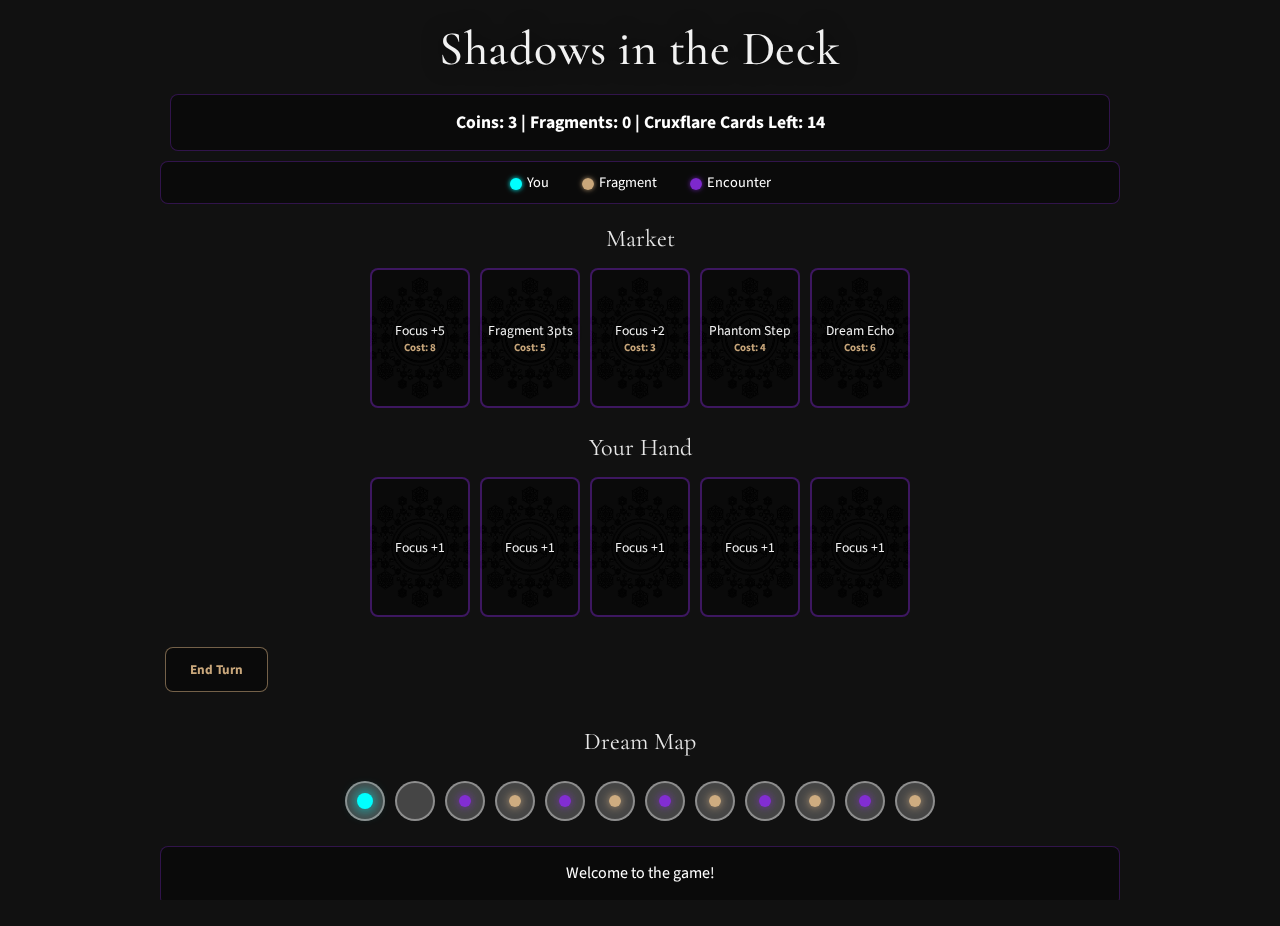
<file: index - Copy (7).html>
<!DOCTYPE html>
<html lang="en">
<head>
<meta charset="UTF-8">
<meta name="viewport" content="width=device-width, initial-scale=1.0">
<title>Shadows in the Deck</title>
<link href="https://fonts.googleapis.com/css2?family=Cormorant+Garamond:wght@400;500;700&family=Source+Sans+Pro:wght@300;400&display=swap" rel="stylesheet">
<style>
  * {
    box-sizing: border-box;
    margin: 0;
    padding: 0;
  }

  body, html {
    height: 100%;
    font-family: 'Source Sans Pro', sans-serif;
    color: #fff;
    position: relative;
    background: #111;
    overflow-x: hidden;
  }

  .background {
    background: rgba(3, 3, 3, 0.4);
    opacity: 1;
    position: fixed;
    width: 100%;
    height: 100%;
    z-index: -2;
  }

  .mist-overlay {
    background: url('images/mist-overlay.png') repeat;
    opacity: 0.3;
    position: fixed;
    width: 100%;
    height: 100%;
    z-index: -1;
    animation: mistScroll 20s linear infinite;
    transition: background-image 2s ease-in-out;
  }

  body.danger-mode .mist-overlay {
    background-image: url('images/mist-overlay2.png');
    opacity: 0.5;
    animation-duration: 15s;
  }

  @keyframes mistScroll {
    from { background-position: 0 0; }
    to { background-position: -500px 500px; }
  }

  /* Floating particles */
  .particles {
    position: fixed;
    top: 0;
    left: 0;
    width: 100%;
    height: 100%;
    pointer-events: none;
    z-index: 1;
    overflow: hidden;
  }

  .particle {
    position: absolute;
    border-radius: 50%;
    animation: float 25s infinite linear;
    opacity: 0;
  }

  .particle.golden {
    background: radial-gradient(circle, rgba(222, 184, 135, 0.6) 0%, rgba(222, 184, 135, 0.1) 70%, transparent 100%);
    box-shadow: 0 0 4px rgba(222, 184, 135, 0.4);
  }

  .particle.purple {
    background: radial-gradient(circle, rgba(138, 43, 226, 0.5) 0%, rgba(138, 43, 226, 0.1) 70%, transparent 100%);
    box-shadow: 0 0 4px rgba(138, 43, 226, 0.3);
  }

  .particle.silver {
    background: radial-gradient(circle, rgba(192, 192, 192, 0.4) 0%, rgba(192, 192, 192, 0.1) 70%, transparent 100%);
    box-shadow: 0 0 3px rgba(192, 192, 192, 0.2);
  }

  @keyframes float {
    0% { 
      transform: translateY(100vh) translateX(0) rotate(0deg) scale(0.5); 
      opacity: 0; 
    }
    5% { 
      opacity: 0.8;
      transform: translateY(95vh) translateX(10px) rotate(18deg) scale(0.8);
    }
    50% {
      transform: translateY(50vh) translateX(var(--drift, 50px)) rotate(180deg) scale(1);
      opacity: 0.6;
    }
    95% { 
      opacity: 0.4; 
    }
    100% { 
      transform: translateY(-10vh) translateX(calc(var(--drift, 50px) * 2)) rotate(360deg) scale(0.3); 
      opacity: 0; 
    }
  }

  #game { 
    max-width: 1000px; 
    margin: auto; 
    position: relative; 
    z-index: 2;
    backdrop-filter: blur(1px);
    padding: 20px;
  }

  h1 {
    font-family: 'Cormorant Garamond', serif;
    font-size: 3rem;
    font-weight: 500;
    margin-bottom: 1rem;
    color: #f2f2f2;
    text-shadow: 0 0 20px rgba(0, 0, 0, 0.7);
    letter-spacing: 0.5px;
    text-align: center;
  }

  h2 {
    font-family: 'Cormorant Garamond', serif;
    font-size: 1.5rem;
    font-weight: 400;
    color: rgba(255, 255, 255, 0.9);
    text-align: center;
    margin: 20px 0 10px 0;
  }

  #market, #player-hand { 
    display: flex; 
    justify-content: center; 
    margin: 10px 0; 
    flex-wrap: wrap; 
  }

  .card { 
    background: rgba(0, 0, 0, 0.4) url('images/card-back.webp') center/cover;
    background-blend-mode: overlay;
    border: 2px solid rgba(138, 43, 226, 0.4); 
    border-radius: 8px; 
    width: 100px; 
    height: 140px; 
    margin: 5px; 
    display: flex; 
    flex-direction: column; 
    align-items: center; 
    justify-content: center; 
    cursor: pointer;
    backdrop-filter: blur(10px);
    position: relative;
    transition: all 0.3s ease;
    color: #f2f2f2;
    text-align: center;
    font-size: 0.85em;
    text-shadow: 0 0 10px rgba(0, 0, 0, 0.8);
  }

  .card:hover { 
    border-color: rgba(222, 184, 135, 0.8); 
    transform: translateY(-3px) scale(1.02);
    background-color: rgba(0, 0, 0, 0.6);
    box-shadow: 0 5px 15px rgba(222, 184, 135, 0.3);
  }

  .cost { 
    font-size: 0.8em; 
    color: rgba(222, 184, 135, 0.9);
    font-weight: bold;
  }
  
  #map { 
    display: flex; 
    justify-content: center; 
    margin: 20px 0; 
    flex-wrap: wrap;
    max-width: 800px;
    margin-left: auto;
    margin-right: auto;
  }
  
  .node { 
    width: 40px; 
    height: 40px; 
    border-radius: 50%; 
    background: rgba(192, 192, 192, 0.3);
    border: 2px solid rgba(192, 192, 192, 0.6);
    margin: 5px; 
    position: relative;
    cursor: help;
    backdrop-filter: blur(5px);
    transition: all 0.3s ease;
  }

  .node:hover {
    border-color: rgba(222, 184, 135, 0.8);
    background: rgba(192, 192, 192, 0.4);
  }
  
  .player { 
    width: 16px; 
    height: 16px; 
    border-radius: 50%; 
    background: cyan; 
    position: absolute; 
    top: 50%;
    left: 50%;
    transform: translate(-50%, -50%);
    box-shadow: 0 0 15px cyan;
    z-index: 3;
  }
  
  .fragment { 
    width: 12px; 
    height: 12px; 
    border-radius: 50%; 
    background: rgba(222, 184, 135, 0.9);
    position: absolute; 
    top: 50%;
    left: 50%;
    transform: translate(-50%, -50%);
    box-shadow: 0 0 10px rgba(222, 184, 135, 0.8);
    z-index: 1;
  }
  
  .encounter { 
    width: 12px; 
    height: 12px; 
    border-radius: 50%; 
    background: rgba(138, 43, 226, 0.9);
    position: absolute; 
    top: 50%;
    left: 50%;
    transform: translate(-50%, -50%);
    box-shadow: 0 0 8px rgba(138, 43, 226, 0.7);
    z-index: 1;
  }
  
  #log { 
    background: rgba(0, 0, 0, 0.4); 
    padding: 15px; 
    min-height: 60px; 
    margin-top: 20px; 
    border-radius: 8px;
    backdrop-filter: blur(10px);
    border: 1px solid rgba(138, 43, 226, 0.3);
    text-align: center;
    font-size: 1rem;
  }
  
  #restart-btn, #end-turn-btn { 
    margin: 15px 5px; 
    padding: 12px 24px; 
    border: 1px solid rgba(222, 184, 135, 0.5); 
    border-radius: 8px; 
    background: rgba(0, 0, 0, 0.4); 
    color: rgba(222, 184, 135, 0.9); 
    font-weight: bold; 
    cursor: pointer;
    transition: all 0.3s ease;
    backdrop-filter: blur(10px);
    font-family: 'Source Sans Pro', sans-serif;
  }
  
  #restart-btn:hover, #end-turn-btn:hover { 
    background: rgba(222, 184, 135, 0.1);
    border-color: rgba(222, 184, 135, 0.8);
    transform: translateY(-2px);
    box-shadow: 0 5px 15px rgba(222, 184, 135, 0.2);
  }
  
  #hud { 
    margin: 10px; 
    font-weight: bold;
    background: rgba(0, 0, 0, 0.4);
    padding: 15px;
    border-radius: 8px;
    backdrop-filter: blur(10px);
    border: 1px solid rgba(138, 43, 226, 0.3);
    text-align: center;
    font-size: 1.1rem;
  }
  
  #legend {
    background: rgba(0, 0, 0, 0.4);
    padding: 10px;
    border-radius: 8px;
    margin: 10px 0;
    font-size: 0.9em;
    backdrop-filter: blur(10px);
    border: 1px solid rgba(138, 43, 226, 0.3);
    text-align: center;
  }
  
  .legend-item {
    display: inline-block;
    margin: 0 15px;
  }
  
  .legend-icon {
    display: inline-block;
    width: 12px;
    height: 12px;
    border-radius: 50%;
    margin-right: 5px;
    vertical-align: middle;
  }
  
  /* Tooltip styles */
  .tooltip {
    position: relative;
    cursor: help;
  }
  
  .tooltip::after {
    content: attr(data-tooltip);
    position: absolute;
    bottom: 125%;
    left: 50%;
    transform: translateX(-50%);
    background: rgba(0, 0, 0, 0.9);
    color: white;
    padding: 8px;
    border-radius: 4px;
    white-space: nowrap;
    font-size: 0.8em;
    opacity: 0;
    pointer-events: none;
    transition: opacity 0.3s;
    z-index: 1000;
    border: 1px solid rgba(138, 43, 226, 0.5);
  }
  
  .tooltip:hover::after {
    opacity: 1;
  }

  @media (max-width: 768px) {
    h1 { font-size: 2.5rem; }
    #game { padding: 10px; }
    .card { width: 85px; height: 120px; font-size: 0.8em; }
  }
</style>
</head>
<body>
<div class="background"></div>
<div class="mist-overlay"></div>
<div class="particles" id="particles"></div>

<div id="game">
  <h1>Shadows in the Deck</h1>
  <div id="hud">
    Coins: <span id="coins">0</span> | 
    Fragments: <span id="frags">0</span> | 
    Cruxflare Cards Left: <span id="crux-remaining">0</span>
  </div>
  
  <div id="legend">
    <div class="legend-item">
      <span class="legend-icon" style="background: cyan; box-shadow: 0 0 5px cyan;"></span>You
    </div>
    <div class="legend-item">
      <span class="legend-icon" style="background: rgba(222, 184, 135, 0.9); box-shadow: 0 0 5px rgba(222, 184, 135, 0.8);"></span>Fragment
    </div>
    <div class="legend-item">
      <span class="legend-icon" style="background: rgba(138, 43, 226, 0.9); box-shadow: 0 0 5px rgba(138, 43, 226, 0.7);"></span>Encounter
    </div>
  </div>

  <h2>Market</h2>
  <div id="market"></div>

  <h2>Your Hand</h2>
  <div id="player-hand"></div>

  <button id="end-turn-btn" onclick="endTurn()">End Turn</button>

  <h2>Dream Map</h2>
  <div id="map"></div>

  <div id="log">Welcome to the game!</div>
  <button id="restart-btn" style="display:none;" onclick="restartGame()">Restart Game</button>
</div>

<script>
let marketDeck, playerDeck, discardPile, playerHand, marketRow, mapNodes, playerPos, fragmentPositions, fragmentsCollected, totalFragments, cruxflareDeck, coins, encounterPositions;

function setupGameData(){
  // Much larger market deck to prevent running out
  marketDeck = [
    { name:"Focus +2", cost: 3, tooltip: "Gain 2 coins when played" },
    { name:"Move +2", cost: 4, tooltip: "Move 2 spaces on the map" },
    { name:"Fragment 3pts", cost: 5, tooltip: "Counts as 3 fragments when collected" },
    { name:"Shadow Blocker", cost: 4, tooltip: "Protects against some Cruxflare effects" },
    { name:"Focus +3", cost: 5, tooltip: "Gain 3 coins when played" },
    { name:"Move +3", cost: 6, tooltip: "Move 3 spaces on the map" },
    { name:"Swift Step", cost: 3, tooltip: "Move 1 space, skip encounters" },
    { name:"Dream Sight", cost: 4, tooltip: "Look at top Cruxflare card" },
    { name:"Focus +4", cost: 7, tooltip: "Gain 4 coins when played" },
    { name:"Ethereal Leap", cost: 5, tooltip: "Move to any adjacent fragment" },
    
    // Additional cards to fill out the deck
    { name:"Focus +2", cost: 3, tooltip: "Gain 2 coins when played" },
    { name:"Move +2", cost: 4, tooltip: "Move 2 spaces on the map" },
    { name:"Void Step", cost: 4, tooltip: "Move 2 spaces, immune to encounters this turn" },
    { name:"Focus +3", cost: 5, tooltip: "Gain 3 coins when played" },
    { name:"Shadow Walk", cost: 6, tooltip: "Move 3 spaces, skip all encounters" },
    { name:"Coin Burst", cost: 3, tooltip: "Gain 3 coins immediately" },
    { name:"Focus +5", cost: 8, tooltip: "Gain 5 coins when played" },
    { name:"Astral Drift", cost: 7, tooltip: "Move 4 spaces on the map" },
    { name:"Lucky Find", cost: 2, tooltip: "Gain 1-3 random coins" },
    { name:"Focus +2", cost: 3, tooltip: "Gain 2 coins when played" },
    { name:"Move +1", cost: 2, tooltip: "Move 1 space on the map" },
    { name:"Dream Echo", cost: 6, tooltip: "Replay your last played card" },
    { name:"Mist Walker", cost: 5, tooltip: "Move 2 spaces, gain 1 coin" },
    { name:"Focus +3", cost: 5, tooltip: "Gain 3 coins when played" },
    { name:"Phantom Step", cost: 4, tooltip: "Move 2 spaces through any terrain" },
    { name:"Essence Tap", cost: 4, tooltip: "Gain 2 coins, draw 1 card" },
    { name:"Move +2", cost: 4, tooltip: "Move 2 spaces on the map" },
    { name:"Spirit Guide", cost: 6, tooltip: "Move 3 spaces, avoid next Cruxflare" }
  ];
  
  // Shuffle the market deck
  for(let i = marketDeck.length - 1; i > 0; i--){
    const j = Math.floor(Math.random() * (i + 1));
    [marketDeck[i], marketDeck[j]] = [marketDeck[j], marketDeck[i]];
  }
  
  playerDeck = ["Focus +1","Focus +1","Focus +1","Focus +1","Focus +1","Focus +1","Focus +1","Move +1","Move +1","Move +1"];
  discardPile = [];
  playerHand = [];
  marketRow = [];
  mapNodes = 12;
  playerPos = 0;
  fragmentPositions = [3, 5, 7, 9, 11];
  fragmentsCollected = 0;
  totalFragments = fragmentPositions.length;
  encounterPositions = [2, 4, 6, 8, 10];
  
  cruxflareDeck = [
    "Shadow Surge: Add a dead card to discard.",
    "Corruption Pulse: Remove cheapest market card.",
    "Dream Collapse: Lose a node on the map.",
    "Sudden Eclipse: Discard a random card from hand.",
    "Void Whisper: Lose 2 coins.",
    "Time Fracture: Skip next card draw.",
    "Shadow Surge: Add a dead card to discard.",
    "Corruption Pulse: Remove cheapest market card.", 
    "Dream Collapse: Lose a node on the map.",
    "Sudden Eclipse: Discard a random card from hand.",
    "Memory Drain: Shuffle a card from hand into deck.",
    "Reality Shift: Rearrange fragment positions.",
    "Shadow Surge: Add a dead card to discard.",
    "Final Darkness: Game ends in 2 turns."
  ];
  
  coins = 3;
  updateHUD();
}

function initGame(){
  setupGameData();
  createParticles();
  document.body.classList.remove('danger-mode');
  document.getElementById('restart-btn').style.display = 'none';
  for (let i=0; i<5; i++) { drawMarketCard(); }
  renderMarket();
  drawHand();
  renderHand();
  renderMap();
  updateMistOverlay();
}

function createParticles(){
  const container = document.getElementById('particles');
  container.innerHTML = ''; // Clear existing particles
  const colors = ['golden', 'purple', 'silver'];
  
  for (let i = 0; i < 60; i++) {
    const particle = document.createElement('div');
    particle.className = `particle ${colors[Math.floor(Math.random() * colors.length)]}`;
    
    const size = Math.random() * 6 + 1;
    particle.style.width = `${size}px`;
    particle.style.height = `${size}px`;
    particle.style.left = Math.random() * 100 + '%';
    particle.style.animationDelay = Math.random() * 30 + 's';
    particle.style.animationDuration = (Math.random() * 20 + 20) + 's';
    particle.style.setProperty('--drift', (Math.random() - 0.5) * 150 + 'px');
    
    container.appendChild(particle);
  }
}

function drawMarketCard(){
  if(marketDeck.length>0){
    marketRow.push(marketDeck.shift());
  }
}

function drawHand(){
  while(playerHand.length < 5 && playerDeck.length>0){
    playerHand.push(playerDeck.shift());
  }
  if(playerDeck.length===0 && discardPile.length>0){
    playerDeck = [...discardPile];
    discardPile = [];
    for(let i = playerDeck.length - 1; i > 0; i--){
      const j = Math.floor(Math.random() * (i + 1));
      [playerDeck[i], playerDeck[j]] = [playerDeck[j], playerDeck[i]];
    }
  }
}

function renderMarket(){
  let m = document.getElementById('market');
  m.innerHTML = '';
  marketRow.forEach((cardObj, i)=>{
    let el = document.createElement('div');
    el.className = 'card tooltip';
    el.setAttribute('data-tooltip', cardObj.tooltip);
    el.innerHTML = `<div>${cardObj.name}</div><div class='cost'>Cost: ${cardObj.cost}</div>`;
    el.onclick = ()=>{
      if(coins >= cardObj.cost){
        coins -= cardObj.cost;
        logMsg(`Bought ${cardObj.name}`);
        discardPile.push(cardObj.name);
        marketRow.splice(i,1);
        drawMarketCard();
        renderMarket();
        updateHUD();
      } else {
        logMsg(`Not enough coins to buy ${cardObj.name}`);
      }
    };
    m.appendChild(el);
  });
}

function renderHand(){
  let h = document.getElementById('player-hand');
  h.innerHTML = '';
  playerHand.forEach((card, i)=>{
    let el = document.createElement('div');
    el.className = 'card tooltip';
    
    let tooltip = "Basic card";
    if(card.includes('Focus')) tooltip = `Gain ${card.replace(/\D/g,'')} coins when played`;
    if(card.includes('Move')) tooltip = `Move ${card.replace(/\D/g,'')} spaces on the map`;
    el.setAttribute('data-tooltip', tooltip);
    
    el.textContent = card;
    el.onclick = ()=>{
      playCard(card, i);
    };
    h.appendChild(el);
  });
}

function playCard(card, index){
  if(card.includes('Move')){
    movePlayer(parseInt(card.replace(/\D/g,'')));
  }
  if(card.includes('Focus')){
    let val = parseInt(card.replace(/\D/g,''));
    coins += val;
    updateHUD();
    logMsg(`Gained ${val} coins.`);
  }
  if(card === 'Swift Step'){
    movePlayer(1, true);
  }
  if(card === 'Dream Sight' && cruxflareDeck.length > 0){
    logMsg(`Next Cruxflare: ${cruxflareDeck[0]}`);
  }
  if(card === 'Lucky Find'){
    let gain = Math.ceil(Math.random() * 3);
    coins += gain;
    logMsg(`Lucky Find: Gained ${gain} coins!`);
    updateHUD();
  }
  
  discardPile.push(card);
  playerHand.splice(index,1);
  renderHand();
}

function renderMap(){
  let map = document.getElementById('map');
  map.innerHTML = '';
  for(let i=0; i<mapNodes; i++){
    let node = document.createElement('div');
    node.className = 'node';
    node.title = `Node ${i}`;
    
    if(fragmentPositions.includes(i)){
      let f = document.createElement('div');
      f.className = 'fragment';
      node.appendChild(f);
      node.title += ' - Contains Fragment';
    }
    if(encounterPositions.includes(i)){
      let e = document.createElement('div');
      e.className = 'encounter';
      node.appendChild(e);
      node.title += ' - Encounter Zone';
    }
    if(i===playerPos){
      let p = document.createElement('div');
      p.className = 'player';
      node.appendChild(p);
      node.title += ' - Your Location';
    }
    map.appendChild(node);
  }
}

function movePlayer(steps, skipEncounters = false){
  playerPos = Math.min(playerPos + steps, mapNodes-1);
  
  if(fragmentPositions.includes(playerPos)){
    fragmentsCollected++;
    fragmentPositions = fragmentPositions.filter(pos => pos !== playerPos);
    updateHUD();
    logMsg(`Collected a fragment! Total: ${fragmentsCollected}`);
    if(fragmentsCollected >= totalFragments){
      logMsg(`You collected all fragments! You win!`);
      endGame();
      return;
    }
  }
  
  if(encounterPositions.includes(playerPos) && !skipEncounters){
    triggerEncounter();
  }
  
  renderMap();
}

function triggerEncounter(){
  let roll = Math.random();
  if(roll < 0.6){
    let gain = Math.ceil(Math.random()*3) + 1;
    coins += gain;
    logMsg(`Encounter: Found treasure! +${gain} coins.`);
  } else {
    let loss = Math.ceil(Math.random()*2);
    coins = Math.max(0, coins - loss);
    logMsg(`Encounter: Shadow drains you. -${loss} coins.`);
  }
  updateHUD();
}

function updateHUD(){
  document.getElementById('coins').textContent = coins;
  document.getElementById('frags').textContent = fragmentsCollected;
  document.getElementById('crux-remaining').textContent = cruxflareDeck.length;
  updateMistOverlay();
}

function updateMistOverlay(){
  if(cruxflareDeck.length <= 7){
    document.body.classList.add('danger-mode');
  }
}

function logMsg(msg){
  document.getElementById('log').textContent = msg;
}

function endTurn(){
  if(cruxflareDeck.length > 0){
    let event = cruxflareDeck.shift();
    logMsg(`Cruxflare: ${event}`);
    resolveCruxflare(event);
  } else {
    logMsg(`The dream collapses! You collected ${fragmentsCollected}/${totalFragments} fragments.`);
    endGame();
  }
  drawHand();
  renderHand();
  updateHUD();
}

function resolveCruxflare(event){
  if(event.includes('dead card')){
    discardPile.push("Shadow (dead)");
  }
  if(event.includes('Remove cheapest')){
    if(marketRow.length > 0){
      marketRow.sort((a,b) => a.cost - b.cost);
      marketRow.shift();
      drawMarketCard();
      renderMarket();
    }
  }
  if(event.includes('Lose a node') && mapNodes > 3){
    mapNodes -= 1;
    if(playerPos >= mapNodes) playerPos = mapNodes - 1;
    fragmentPositions = fragmentPositions.filter(pos => pos < mapNodes);
    encounterPositions = encounterPositions.filter(pos => pos < mapNodes);
    renderMap();
  }
  if(event.includes('Discard a random') && playerHand.length > 0){
    let rand = Math.floor(Math.random() * playerHand.length);
    let discarded = playerHand.splice(rand, 1)[0];
    discardPile.push(discarded);
    logMsg(`Lost ${discarded} from hand.`);
    renderHand();
  }
  if(event.includes('Lose 2 coins')){
    coins = Math.max(0, coins - 2);
  }
  if(event.includes('Final Darkness')){
    setTimeout(() => {
      logMsg(`Final darkness consumes the dream! Final score: ${fragmentsCollected}/${totalFragments} fragments.`);
      endGame();
    }, 3000);
  }
}

function endGame(){
  document.getElementById('market').innerHTML = '';
  document.getElementById('player-hand').innerHTML = '';
  document.getElementById('map').innerHTML = '';
  document.getElementById('restart-btn').style.display = 'inline-block';
  document.getElementById('end-turn-btn').style.display = 'none';
}

function restartGame(){
  initGame();
  logMsg('Welcome to the game!');
  document.getElementById('end-turn-btn').style.display = 'inline-block';
}

initGame();
</script>
</body>
</html>
</file>
<file: style.css>
/* ==========================================
   SHADOWS IN THE DECK - ORGANIZED CSS
   Complete style.css - CLEANED & SECTIONED
   
   TABLE OF CONTENTS:
   1. Base Styles & Reset - Line 20
   2. HUD & Resource Display - Line 58
   3. Layout Containers & Log System - Line 329
   4. Atmospheric Effects & Mist - Line 462
   5. Overlays & Game Screens - Line 619
   6. Card System & Animations - Line 1290
   7. Map System & Game Elements - Line 1627
   8. Buttons, Legend & Tooltips - Line 1724
   9. Tutorial & Interactive Elements - Line 1835
   10. Mobile Responsive - Line 1925
   11. Keyframe Animations - Line 2142
   ========================================== */

/* ==========================================
   1. BASE STYLES & RESET
   ========================================== */

* {
  box-sizing: border-box;
  margin: 0;
  padding: 0;
}

body, html {
  height: 100%;
  font-family: 'Source Sans Pro', sans-serif;
  font-size: 18px;
  color: #fff;
  position: relative;
  background: #333;
  overflow-x: hidden;
}

/* ==========================================
   RESPONSIVE SCALING SYSTEM
   Add this to your existing CSS
   ========================================== */

#game {
  /* Your existing styles stay the same */
  max-width: 1000px; 
  margin: auto; 
  position: relative; 
  z-index: 2;
  backdrop-filter: blur(1px);
  padding: 20px;
  
  /* NEW: Scaling setup */
  transform-origin: top center; /* Scale from top-center point */
  transition: transform 0.3s ease; /* Smooth scaling when resizing */
}

/* Scale up progressively for larger screens */
/* Much more conservative scaling */
@media (min-width: 1200px) {
  #game { 
    transform: scale(1.05); /* Just 5% bigger */
  }
}

@media (min-width: 1400px) {
  #game { 
    transform: scale(1.1); /* 10% bigger */
  }
}

@media (min-width: 1600px) {
  #game { 
    transform: scale(1.15); /* 15% bigger */
  }
}

@media (min-width: 1920px) {
  #game { 
    transform: scale(1.25); /* 25% bigger on huge screens */
  }
}

/* 
Optional: Manual size controls for testing 
#game.size-small { transform: scale(0.9); }
#game.size-normal { transform: scale(1.0); }
#game.size-large { transform: scale(1.3); }
#game.size-huge { transform: scale(1.7); }
*/


h2 {
  font-family: 'Cormorant Garamond', serif;
  font-size: 1.8rem;
  font-weight: 400;
  color: rgba(255, 255, 255, 0.9);
  text-align: center;
  margin: 20px 0 10px 0;
}

/* ==========================================
   2. HUD & RESOURCE DISPLAY
   ========================================== */
:root {
  --hud-pulse-speed: 3s;
  --hud-hover-speed: 0.4s;
  --hud-glow-intensity: 0.6;
  --hud-animation-subtle: 0.02;
}

#hud {
  margin: 15px;
  font-weight: bold;
  padding: 20px 30px;
  border-radius: 12px;
  text-align: center;
  font-size: 1.3rem;
  display: flex;
  justify-content: space-between;
  align-items: center;
  flex-wrap: wrap;
  gap: 20px;
  
  background: 
    linear-gradient(135deg, rgba(20, 20, 40, 0.95) 0%, rgba(10, 10, 30, 0.9) 100%),
    radial-gradient(circle at 20% 50%, rgba(138, 43, 226, 0.1) 0%, transparent 50%),
    radial-gradient(circle at 80% 50%, rgba(100, 150, 255, 0.08) 0%, transparent 50%);
  
  border: 2px solid transparent;
  background-clip: padding-box;
  box-shadow: 
    inset 0 0 0 1px rgba(138, 43, 226, 0.4),
    inset 0 0 0 3px rgba(100, 150, 255, 0.2),
    0 0 20px rgba(138, 43, 226, 0.3),
    0 4px 20px rgba(0, 0, 0, 0.4);
  
  backdrop-filter: blur(15px);
  position: relative;
  overflow: visible;
}

#hud::before,
#hud::after {
  content: '';
  position: absolute;
  width: 20px;
  height: 20px;
  border: 2px solid rgba(138, 43, 226, 0.6);
  pointer-events: none;
}

#hud::before {
  top: -2px;
  left: -2px;
  border-right: none;
  border-bottom: none;
  border-top-left-radius: 8px;
}

#hud::after {
  bottom: -2px;
  right: -2px;
  border-left: none;
  border-top: none;
  border-bottom-right-radius: 8px;
}

.hud-info {
  flex: 1;
  min-width: 350px;
  display: flex;
  align-items: center;
  gap: 25px;
  font-family: 'Cormorant Garamond', serif;
}

.resource-item {
  display: flex;
  align-items: center;
  gap: 8px;
  padding: 8px 12px;
  background: rgba(0, 0, 0, 0.3);
  border-radius: 8px;
  border: 1px solid rgba(138, 43, 226, 0.3);
  transition: all var(--hud-hover-speed) ease;
  position: relative;
  cursor: help;
}

.resource-item:hover {
  background: rgba(138, 43, 226, 0.1);
  border-color: rgba(138, 43, 226, 0.5);
  transform: scale(calc(1 + var(--hud-animation-subtle)));
}

.resource-icon {
  font-size: 1.4rem;
  filter: drop-shadow(0 0 4px currentColor);
  transition: all var(--hud-hover-speed) ease;
  
  /* NEW: Setup for background images */
  width: 24px;
  height: 24px;
  background-size: contain;
  background-repeat: no-repeat;
  background-position: center;
  display: inline-block;
}

/* Replace emoji icons with custom images */
.resource-icon.orb-icon { 
  background-image: url('images/icons/focus-icon-48.png');
  color: transparent; /* Hide any fallback emoji */
}

.resource-icon.fragment-icon { 
  background-image: url('images/icons/fragment-icon-48.png');
  color: transparent;
}

.resource-icon.cruxflare-icon { 
  background-image: url('images/icons/crux-icon-48.png');
  color: transparent;
  font-size: 1.4rem; /* Keep same size */
}

.resource-item.cruxflare-display {
  min-height: 40px; /* Match other containers */
  max-height: 40px;
  align-items: center;
  justify-content: center;
  white-space: nowrap;
  overflow: hidden;
}

.resource-value {
  font-size: 1.2rem;
  font-weight: 700;
  text-shadow: 0 0 8px currentColor;
  min-width: 20px;
  text-align: center;
}

.resource-value.orb-count { color: #FFD700; }
.resource-value.fragment-count { color: #00FFFF; }
.resource-value.cruxflare-count { color: #8A2BE2; }

.hud-controls {
  display: flex;
  align-items: center;
  gap: 12px;
  flex-wrap: wrap;
}

.hud-button {
  background: linear-gradient(135deg, rgba(138, 43, 226, 0.3) 0%, rgba(100, 30, 180, 0.2) 100%);
  border: 1px solid rgba(138, 43, 226, 0.6);
  color: rgba(222, 184, 135, 0.9);
  padding: 12px 18px;
  border-radius: 8px;
  cursor: pointer;
  transition: all var(--hud-hover-speed) ease;
  display: flex;
  align-items: center;
  gap: 6px;
  font-size: 1rem;
  backdrop-filter: blur(5px);
  font-family: 'Source Sans Pro', sans-serif;
  position: relative;
  overflow: hidden;
}

.hud-button::before {
  content: '';
  position: absolute;
  top: 0;
  left: -100%;
  width: 100%;
  height: 100%;
  background: linear-gradient(90deg, transparent, rgba(222, 184, 135, 0.1), transparent);
  transition: left var(--hud-hover-speed) ease;
}

.hud-button:hover {
  background: linear-gradient(135deg, rgba(138, 43, 226, 0.5) 0%, rgba(100, 30, 180, 0.4) 100%);
  border-color: rgba(222, 184, 135, 0.8);
  transform: translateY(-1px) scale(calc(1 + var(--hud-animation-subtle)));
  box-shadow: 0 4px 15px rgba(138, 43, 226, 0.3);
}

.hud-button:hover::before {
  left: 100%;
}

.hud-button.active {
  background: linear-gradient(135deg, rgba(222, 184, 135, 0.3) 0%, rgba(200, 160, 100, 0.2) 100%);
  border-color: rgba(222, 184, 135, 0.8);
  color: #fff;
}

.volume-control {
  display: flex;
  align-items: center;
  gap: 10px;
  background: linear-gradient(135deg, rgba(0, 0, 0, 0.5) 0%, rgba(20, 20, 40, 0.3) 100%);
  padding: 10px 15px;
  border-radius: 8px;
  border: 1px solid rgba(138, 43, 226, 0.4);
  backdrop-filter: blur(10px);
}

.volume-slider {
  width: 90px;
  height: 6px;
  background: linear-gradient(to right, 
    rgba(138, 43, 226, 0.3) 0%, 
    rgba(138, 43, 226, 0.6) 50%, 
    rgba(138, 43, 226, 0.3) 100%);
  border-radius: 3px;
  outline: none;
  -webkit-appearance: none;
  transition: all var(--hud-hover-speed) ease;
}

.volume-slider:hover {
  background: linear-gradient(to right, 
    rgba(138, 43, 226, 0.5) 0%, 
    rgba(138, 43, 226, 0.8) 50%, 
    rgba(138, 43, 226, 0.5) 100%);
}

.volume-slider::-webkit-slider-thumb {
  -webkit-appearance: none;
  width: 18px;
  height: 18px;
  background: radial-gradient(circle, rgba(222, 184, 135, 0.9) 0%, rgba(200, 160, 100, 0.8) 100%);
  border-radius: 50%;
  cursor: pointer;
  box-shadow: 
    0 0 8px rgba(222, 184, 135, 0.5),
    0 2px 4px rgba(0, 0, 0, 0.3);
  border: 2px solid rgba(222, 184, 135, 0.3);
  transition: all var(--hud-hover-speed) ease;
}

.volume-slider::-webkit-slider-thumb:hover {
  transform: scale(1.1);
  box-shadow: 
    0 0 12px rgba(222, 184, 135, 0.7),
    0 3px 6px rgba(0, 0, 0, 0.4);
}

.volume-slider::-moz-range-thumb {
  width: 18px;
  height: 18px;
  background: radial-gradient(circle, rgba(222, 184, 135, 0.9) 0%, rgba(200, 160, 100, 0.8) 100%);
  border-radius: 50%;
  cursor: pointer;
  border: 2px solid rgba(222, 184, 135, 0.3);
  box-shadow: 
    0 0 8px rgba(222, 184, 135, 0.5),
    0 2px 4px rgba(0, 0, 0, 0.3);
  transition: all var(--hud-hover-speed) ease;
}

.volume-icon {
  font-size: 1rem;
  color: rgba(222, 184, 135, 0.8);
  filter: drop-shadow(0 0 4px rgba(222, 184, 135, 0.3));
}

/* ==========================================
   3. LAYOUT CONTAINERS & LOG SYSTEM
   ========================================== */

/* ========== STABLE LAYOUT CONTAINERS ========== */
.button-container {
  display: flex;
  justify-content: center;
  align-items: center;
  gap: 12px;
  margin: 20px 0;
  height: 80px;
}

#end-turn-btn, #restart-btn { 
  position: static;
  transform: none;
}

.map-container {
  min-height: 100px;
  max-height: 100px;
  display: flex;
  justify-content: center;
  align-items: center;
  margin: 20px auto;
  max-width: 800px;
  padding: 10px;
}

#map { 
  display: flex; 
  justify-content: center; 
  flex-wrap: wrap;
  gap: 5px;
  width: 100%;
  margin: 0;
}

#log {
  background: rgba(0, 0, 0, 0.6);
  padding: 20px 30px;
  min-height: 80px; /* Changed from fixed height to min-height */
  margin: 15px;
  border-radius: 12px;
  backdrop-filter: blur(15px);
  border: 2px solid rgba(222, 184, 135, 0.4);
  text-align: center;
  font-size: 1.5rem;
  width: calc(100% - 30px);
  max-width: none;
  font-weight: 500;
  box-shadow: 0 4px 15px rgba(0, 0, 0, 0.3);
  
  /* Allow text wrapping on mobile */
  white-space: normal; /* Changed from nowrap */
  overflow: visible; /* Changed from hidden */
  text-overflow: clip; /* Changed from ellipsis */
  
  display: flex;
  align-items: center;
  justify-content: center;
  line-height: 1.2;
}

/* Desktop keeps single line */
@media (min-width: 769px) {
  #log {
    white-space: nowrap;
    overflow: hidden;
    text-overflow: ellipsis;
    height: 80px; /* Fixed height on desktop */
  }
}

#log.cruxflare-log {
  background: rgba(138, 43, 226, 0.4) !important;
  border: 3px solid rgba(138, 43, 226, 0.9) !important;
  box-shadow: 
    0 0 20px rgba(138, 43, 226, 0.6),
    0 4px 15px rgba(0, 0, 0, 0.5) !important;
  color: rgba(255, 255, 255, 0.95) !important;
  animation: cruxflare-pulse 2s ease-in-out !important;
  font-weight: 600 !important;
  text-shadow: 0 0 8px rgba(138, 43, 226, 0.8) !important;
  
  height: 80px;
  white-space: nowrap;
  overflow: hidden;
  text-overflow: ellipsis;
}

.game-section {
  margin: 20px 0;
}

.section-header {
  height: 2.5rem;
  display: flex;
  align-items: center;
  justify-content: center;
  margin: 20px 0 10px 0;
}

/* ========== UPDATED LAYOUT FOR BOTH HAND AND MARKET ========== */
#player-hand {
  position: relative;
  top: 0;
  left: 0;
  min-height: 190px;
  display: flex !important;
  justify-content: center !important; 
  align-items: flex-end !important;
  margin: 25px 0 !important;
  flex-wrap: nowrap !important;
  overflow: visible !important;
  transition: all 0.5s ease;
}

#market {
  position: relative;
  top: 0;
  left: 0;
  min-height: 240px;
  display: flex !important;
  justify-content: center !important; 
  align-items: flex-start !important;
  margin: 25px 0 !important;
  flex-wrap: nowrap !important;
  overflow: visible !important;
  transition: all 0.5s ease;
}

/* ==========================================
   4. ATMOSPHERIC EFFECTS & MIST
   ========================================== */

/* ========== ATMOSPHERIC EFFECTS ========== */
.mist-layer {
  position: fixed;
  top: 0;
  left: 0;
  width: 100%;
  height: 100%;
  pointer-events: none;
  z-index: 1;
  overflow: hidden;
}

.mist-layer::before {
  content: '';
  position: absolute;
  top: -50%;
  left: -50%;
  width: 200%;
  height: 200%;
  background: 
    radial-gradient(circle at 10% 20%, rgba(255,255,255,0.03) 0%, transparent 25%),
    radial-gradient(circle at 80% 80%, rgba(255,255,255,0.02) 0%, transparent 25%),
    radial-gradient(circle at 40% 40%, rgba(255,255,255,0.04) 0%, transparent 25%),
    radial-gradient(circle at 90% 10%, rgba(255,255,255,0.02) 0%, transparent 25%),
    radial-gradient(circle at 30% 70%, rgba(255,255,255,0.03) 0%, transparent 25%);
  animation: mistDrift1 45s ease-in-out infinite;
  opacity: 0.9;
}

.mist-layer::after {
  content: '';
  position: absolute;
  top: -50%;
  left: -50%;
  width: 200%;
  height: 200%;
  background: 
    radial-gradient(circle at 70% 30%, rgba(255,255,255,0.02) 0%, transparent 30%),
    radial-gradient(circle at 20% 60%, rgba(255,255,255,0.03) 0%, transparent 30%),
    radial-gradient(circle at 60% 90%, rgba(255,255,255,0.02) 0%, transparent 30%),
    radial-gradient(circle at 90% 50%, rgba(255,255,255,0.025) 0%, transparent 30%);
  animation: mistDrift2 60s ease-in-out infinite reverse;
  opacity: 0.7;
}

.mist-tendrils {
  position: fixed;
  top: 0;
  left: 0;
  width: 100%;
  height: 100%;
  pointer-events: none;
  z-index: 2;
  background: 
    linear-gradient(45deg, transparent 30%, rgba(255,255,255,0.01) 35%, transparent 40%),
    linear-gradient(-45deg, transparent 60%, rgba(255,255,255,0.015) 65%, transparent 70%),
    linear-gradient(90deg, transparent 20%, rgba(255,255,255,0.008) 25%, transparent 30%);
  animation: tendrilFlow 35s linear infinite;
  opacity: 1.0;
}

/* Warning mode - purple mist */
body.warning-mode .mist-layer::before {
  background: 
    radial-gradient(circle at 10% 20%, rgba(138,43,226,0.08) 0%, transparent 25%),
    radial-gradient(circle at 80% 80%, rgba(120,30,180,0.06) 0%, transparent 25%),
    radial-gradient(circle at 40% 40%, rgba(160,60,220,0.10) 0%, transparent 25%),
    radial-gradient(circle at 90% 10%, rgba(100,20,150,0.05) 0%, transparent 25%),
    radial-gradient(circle at 30% 70%, rgba(140,50,200,0.07) 0%, transparent 25%);
  animation-duration: 30s;
  opacity: 0.9;
}

body.warning-mode .mist-layer::after {
  background: 
    radial-gradient(circle at 70% 30%, rgba(120,20,170,0.05) 0%, transparent 30%),
    radial-gradient(circle at 20% 60%, rgba(140,40,190,0.07) 0%, transparent 30%),
    radial-gradient(circle at 60% 90%, rgba(100,15,140,0.04) 0%, transparent 30%),
    radial-gradient(circle at 90% 50%, rgba(150,50,210,0.06) 0%, transparent 30%);
  animation-duration: 40s;
  opacity: 0.7;
}

body.warning-mode .mist-tendrils {
  background: 
    linear-gradient(45deg, transparent 30%, rgba(138,43,226,0.025) 35%, transparent 40%),
    linear-gradient(-45deg, transparent 60%, rgba(120,30,180,0.03) 65%, transparent 70%),
    linear-gradient(90deg, transparent 20%, rgba(140,40,200,0.02) 25%, transparent 30%);
  animation-duration: 25s;
}

/* Danger mode - red mist */
body.danger-mode .mist-layer::before {
  background: 
    radial-gradient(circle at 10% 20%, rgba(255,100,100,0.08) 0%, transparent 25%),
    radial-gradient(circle at 80% 80%, rgba(200,50,50,0.06) 0%, transparent 25%),
    radial-gradient(circle at 40% 40%, rgba(255,80,80,0.10) 0%, transparent 25%),
    radial-gradient(circle at 90% 10%, rgba(180,40,40,0.05) 0%, transparent 25%),
    radial-gradient(circle at 30% 70%, rgba(255,60,60,0.08) 0%, transparent 25%);
  animation-duration: 15s;
  opacity: 1;
}

body.danger-mode .mist-layer::after {
  background: 
    radial-gradient(circle at 70% 30%, rgba(200,30,30,0.06) 0%, transparent 30%),
    radial-gradient(circle at 20% 60%, rgba(255,40,40,0.08) 0%, transparent 30%),
    radial-gradient(circle at 60% 90%, rgba(180,20,20,0.05) 0%, transparent 30%),
    radial-gradient(circle at 90% 50%, rgba(255,50,50,0.07) 0%, transparent 30%);
  animation-duration: 20s;
  opacity: 0.9;
}

body.danger-mode .mist-tendrils {
  background: 
    linear-gradient(45deg, transparent 30%, rgba(255,50,50,0.03) 35%, transparent 40%),
    linear-gradient(-45deg, transparent 60%, rgba(200,30,30,0.035) 65%, transparent 70%),
    linear-gradient(90deg, transparent 20%, rgba(255,40,40,0.025) 25%, transparent 30%);
  animation-duration: 12s;
}

/* HUD state changes */
body.warning-mode #hud {
  box-shadow: 
    inset 0 0 0 1px rgba(138, 43, 226, 0.6),
    inset 0 0 0 3px rgba(100, 150, 255, 0.3),
    0 0 25px rgba(138, 43, 226, calc(var(--hud-glow-intensity) * 0.8)),
    0 4px 20px rgba(0, 0, 0, 0.4);
}

body.danger-mode #hud {
  box-shadow: 
    inset 0 0 0 1px rgba(255, 100, 100, 0.7),
    inset 0 0 0 3px rgba(255, 150, 150, 0.4),
    0 0 30px rgba(255, 100, 100, var(--hud-glow-intensity)),
    0 4px 20px rgba(0, 0, 0, 0.5);
}

body.danger-mode #hud::before,
body.danger-mode #hud::after {
  border-color: rgba(255, 100, 100, 0.8);
}

/* Cruxflare warning/danger states */
.cruxflare-warning .resource-value.cruxflare-count {
  animation: gentle-pulse var(--hud-pulse-speed) infinite;
}

.cruxflare-danger .resource-value.cruxflare-count {
  color: #FF6464 !important;
  animation: gentle-pulse calc(var(--hud-pulse-speed) * 0.7) infinite;
}

/* ==========================================
   MIST OVERLAY BACKGROUND SYSTEM
   Add this section to your style.css file
   ========================================== */

/* ========== NEW: MIST OVERLAY BACKGROUND LAYER ========== */
/* This layer sits behind all existing mist effects */
.mist-overlay-layer {
  position: fixed;
  /* Expand beyond viewport to prevent edge showing */
  top: -100px;
  left: -100px;
  width: calc(100% + 200px);
  height: calc(100% + 200px);
  pointer-events: none;
  z-index: 0;
  overflow: hidden;
  
  /* Default: mist-overlay.png for game start */
  background-image: url('images/mist-overlay.png');
  background-repeat: repeat;
  background-size: auto;
  background-position: 0 0;
  
  /* Default animation - slow drift */
  animation: mistOverlayDrift 60s ease-in-out infinite;
  opacity: 0.5; /* Keep your current opacity setting */
  
  /* Smooth transitions when switching backgrounds */
  transition: background-image 2s ease-in-out, animation-duration 1s ease-in-out;
}

/* ========== PHASE-BASED BACKGROUND SWITCHING ========== */
/* Warning mode (≤9 Cruxflare) - switch to mist-overlay2.png */
body.warning-mode .mist-overlay-layer {
  background-image: url('images/mist-overlay2.png');
  animation-duration: 45s; /* Slightly faster drift */
}

/* Danger mode (≤3 Cruxflare or Final Darkness) - keep overlay2, speed up */
body.danger-mode .mist-overlay-layer {
  background-image: url('images/mist-overlay2.png');
  animation-duration: 25s; /* Much faster "rolling clouds" effect */
}

/* ========== MIST OVERLAY ANIMATIONS ========== */
/* Subtle drift animation for the background images */
@keyframes mistOverlayDrift {
  0%, 100% { 
    background-position: 0 0;
    transform: scale(1);
  }
  25% { 
    background-position: -50px -30px;
    transform: scale(1.02);
  }
  50% { 
    background-position: 30px -60px;
    transform: scale(0.98);
  }
  75% { 
    background-position: -20px -40px;
    transform: scale(1.01);
  }
}

/* ========== OPACITY ADJUSTMENTS FOR EXISTING MIST ========== */
/* Reduce opacity of existing mist layers so overlay images show through */
.mist-layer::before {
  /* Reduce from opacity: 0.9 to 0.6 */
  opacity: 0.4;
}

.mist-layer::after {
  /* Reduce from opacity: 0.7 to 0.4 */
  opacity: 0.2;
}

.mist-tendrils {
  /* Reduce from opacity: 1.0 to 0.7 */
  opacity: 0.5;
}

/* ==========================================
   5. OVERLAYS & GAME SCREENS
   ========================================== */

/* ========== FLOATING PARTICLES ========== */
.particles {
  position: fixed;
  top: 0;
  left: 0;
  width: 100%;
  height: 100%;
  pointer-events: none;
  z-index: 1;
  overflow: hidden;
}

.particle {
  position: absolute;
  border-radius: 50%;
  animation: float 25s infinite linear;
  opacity: 0;
}

.particle.golden {
  background: radial-gradient(circle, rgba(222, 184, 135, 0.6) 0%, rgba(222, 184, 135, 0.1) 70%, transparent 100%);
  box-shadow: 0 0 4px rgba(222, 184, 135, 0.4);
}

.particle.purple {
  background: radial-gradient(circle, rgba(138, 43, 226, 0.5) 0%, rgba(138, 43, 226, 0.1) 70%, transparent 100%);
  box-shadow: 0 0 4px rgba(138, 43, 226, 0.3);
}

.particle.silver {
  background: radial-gradient(circle, rgba(192, 192, 192, 0.4) 0%, rgba(192, 192, 192, 0.1) 70%, transparent 100%);
  box-shadow: 0 0 3px rgba(192, 192, 192, 0.2);
}



/* ========== CRUXFLARE OVERLAY SYSTEM ========== */

/* Overlay backdrop - similar to game over screen */
.cruxflare-overlay-backdrop {
  position: fixed;
  top: 0;
  left: 0;
  width: 100%;
  height: 100%;
  background: rgba(0, 0, 0, 0.7);
  z-index: 9998;
  opacity: 0;
  transition: opacity 0.3s ease;
}

.cruxflare-overlay-backdrop.show {
  opacity: 1;
}

/* Main overlay container */
.cruxflare-overlay {
  position: fixed;
  top: 50%;
  left: 50%;
  transform: translate(-50%, -50%) scale(0.8);
  z-index: 9999;
  opacity: 0;
  transition: all 0.3s ease;
}

.cruxflare-overlay.show {
  opacity: 1;
  transform: translate(-50%, -50%) scale(1);
}

/* The card itself - matching your mockup */
.cruxflare-card {
  width: 220px;
  height: 360px;
  background: linear-gradient(135deg, 
    rgba(25, 15, 45, 0.98) 0%, 
    rgba(15, 10, 35, 0.95) 30%,
    rgba(20, 15, 40, 0.98) 70%,
    rgba(10, 5, 30, 0.95) 100%);
  border: 3px solid rgba(138, 43, 226, 0.8);
  border-radius: 16px;
  padding: 20px;
  display: flex;
  flex-direction: column;
  align-items: center;
  text-align: center;
  box-shadow: 
    0 0 25px rgba(138, 43, 226, 0.6),
    0 8px 32px rgba(0, 0, 0, 0.8);
  position: relative;
  overflow: hidden;
}

/* Mystical corner accents like the HUD */
.cruxflare-card::before,
.cruxflare-card::after {
  content: '';
  position: absolute;
  width: 20px;
  height: 20px;
  border: 2px solid rgba(138, 43, 226, 0.8);
  pointer-events: none;
}

.cruxflare-card::before {
  top: 8px;
  left: 8px;
  border-right: none;
  border-bottom: none;
  border-top-left-radius: 8px;
}

.cruxflare-card::after {
  bottom: 8px;
  right: 8px;
  border-left: none;
  border-top: none;
  border-bottom-right-radius: 8px;
}

/* Header text "Cruxflare Event" */
.cruxflare-header {
  font-family: 'Source Sans Pro', sans-serif;
  font-size: 0.9rem;
  color: rgba(138, 43, 226, 0.9);
  margin-bottom: 8px;
  text-transform: uppercase;
  letter-spacing: 1px;
  font-weight: 400;
}

/* Event name title - using Cormorant Garamond like in your mockup */
.cruxflare-title {
  font-family: 'Cormorant Garamond', serif;
  font-size: 1.8rem;
  color: rgba(222, 184, 135, 0.95);
  margin-bottom: 15px;
  font-weight: 500;
  text-shadow: 0 0 8px rgba(222, 184, 135, 0.4);
}

/* Icon from iconCardList.md */
.cruxflare-icon {
  font-size: 3.5rem;
  margin: 20px 0;
  filter: drop-shadow(0 0 10px rgba(138, 43, 226, 0.6));
}

/* Effect description at bottom */
.cruxflare-effect {
  margin-top: auto;
  padding: 12px 16px;
  background: rgba(0, 0, 0, 0.6);
  border-radius: 8px;
  border: 1px solid rgba(138, 43, 226, 0.4);
  font-family: 'Source Sans Pro', sans-serif;
  font-size: 0.95rem;
  color: rgba(255, 255, 255, 0.9);
  line-height: 1.2;
  width: 100%;
  box-sizing: border-box;
}

/* Tutorial Popup Styles */
.tutorial-popup-overlay {
  position: fixed;
  top: 0;
  left: 0;
  width: 100%;
  height: 100%;
  background: rgba(0, 0, 0, 0.8);
  display: flex;
  align-items: center;
  justify-content: center;
  z-index: 10000;
  backdrop-filter: blur(3px);
}

.tutorial-popup-content {
  background: linear-gradient(135deg, 
    rgba(25, 15, 45, 0.98) 0%, 
    rgba(15, 10, 35, 0.95) 30%,
    rgba(20, 15, 40, 0.98) 70%,
    rgba(10, 5, 30, 0.95) 100%);
  border: 3px solid rgba(138, 43, 226, 0.8);
  border-radius: 16px;
  padding: 30px;
  max-width: 500px;
  text-align: center;
  color: #fff;
  box-shadow: 
    0 0 25px rgba(138, 43, 226, 0.6),
    0 8px 32px rgba(0, 0, 0, 0.8);
  font-family: 'Source Sans Pro', sans-serif;
  position: relative;
}

.tutorial-popup-content::before,
.tutorial-popup-content::after {
  content: '';
  position: absolute;
  width: 20px;
  height: 20px;
  border: 2px solid rgba(138, 43, 226, 0.8);
  pointer-events: none;
}

.tutorial-popup-content::before {
  top: 8px;
  left: 8px;
  border-right: none;
  border-bottom: none;
  border-top-left-radius: 8px;
}

.tutorial-popup-content::after {
  bottom: 8px;
  right: 8px;
  border-left: none;
  border-top: none;
  border-bottom-right-radius: 8px;
}

.tutorial-popup-title {
  font-family: 'Cormorant Garamond', serif;
  font-size: 2rem;
  color: rgba(222, 184, 135, 0.95);
  margin-bottom: 20px;
  text-shadow: 0 0 8px rgba(222, 184, 135, 0.4);
}

.tutorial-goal {
  font-size: 1.3rem;
  color: rgba(222, 184, 135, 0.9);
  margin-bottom: 25px;
  padding: 12px 20px;
  background: rgba(0, 0, 0, 0.4);
  border-radius: 8px;
  border: 1px solid rgba(222, 184, 135, 0.3);
}

.tutorial-steps {
  text-align: left;
  margin: 20px 0;
  line-height: 1.6;
}

.tutorial-step {
  display: flex;
  align-items: center;
  margin: 12px 0;
  font-size: 1.1rem;
}

.tutorial-step-number {
  background: rgba(138, 43, 226, 0.8);
  color: white;
  width: 24px;
  height: 24px;
  border-radius: 50%;
  display: flex;
  align-items: center;
  justify-content: center;
  font-weight: bold;
  margin-right: 12px;
  flex-shrink: 0;
}

.tutorial-buttons {
  display: flex;
  gap: 15px;
  justify-content: center;
  margin-top: 25px;
}

.tutorial-btn {
  padding: 12px 24px;
  border: 1px solid rgba(222, 184, 135, 0.6);
  border-radius: 8px;
  background: rgba(0, 0, 0, 0.4);
  color: rgba(222, 184, 135, 0.9);
  font-weight: bold;
  cursor: pointer;
  transition: all 0.3s ease;
  font-family: 'Source Sans Pro', sans-serif;
  text-decoration: none;
  display: inline-block;
}

.tutorial-btn:hover {
  background: rgba(222, 184, 135, 0.1);
  border-color: rgba(222, 184, 135, 0.8);
  transform: translateY(-2px);
}

.tutorial-btn.tutorial-primary {
  background: linear-gradient(135deg, rgba(138, 43, 226, 0.3) 0%, rgba(100, 30, 180, 0.2) 100%);
  border-color: rgba(138, 43, 226, 0.6);
}

.tutorial-btn.tutorial-primary:hover {
  background: linear-gradient(135deg, rgba(138, 43, 226, 0.5) 0%, rgba(100, 30, 180, 0.4) 100%);
}

/* ========== ENHANCED WIN/LOSE POPUP STYLES ==========
   Add these styles to your style.css file (replace existing game-over styles) */

/* ========== VICTORY SCREEN (WIN) ========== */
.victory-screen {
  pointer-events: auto;
  background: linear-gradient(135deg, 
    rgba(222, 184, 135, 0.15) 0%, 
    rgba(138, 43, 226, 0.1) 30%,
    rgba(100, 150, 255, 0.08) 70%,
    rgba(222, 184, 135, 0.12) 100%);
  backdrop-filter: blur(15px);
  padding: 40px;
  border-radius: 16px;
  border: 3px solid rgba(222, 184, 135, 0.9);
  text-align: center;
  box-shadow: 
    0 0 30px rgba(222, 184, 135, 0.5),
    inset 0 0 30px rgba(222, 184, 135, 0.1),
    0 20px 40px rgba(0, 0, 0, 0.3);
  animation: victory-appear 0.8s ease-out;
  position: relative;
  z-index: 10001;
  overflow: visible;
}

.victory-screen .game-over-title {
  color: rgba(222, 184, 135, 0.95);
  text-shadow: 
    0 0 10px rgba(222, 184, 135, 0.6),
    0 0 20px rgba(222, 184, 135, 0.3);
  animation: victory-glow 2s ease-in-out infinite alternate;
}

.victory-screen .game-over-score {
  color: rgba(222, 184, 135, 0.9);
}

.victory-screen .game-over-flavor {
  color: rgba(255, 255, 255, 0.85);
}

/* ========== DEFEAT SCREEN (LOSE) ========== */
.defeat-screen {
  pointer-events: auto;
  background: linear-gradient(135deg, 
    rgba(25, 15, 45, 0.95) 0%, 
    rgba(60, 20, 80, 0.9) 30%,
    rgba(80, 30, 100, 0.85) 70%,
    rgba(15, 10, 35, 0.98) 100%);
  backdrop-filter: blur(20px);
  padding: 40px;
  border-radius: 16px;
  border: 3px solid rgba(138, 43, 226, 0.7);
  text-align: center;
  box-shadow: 
    0 0 25px rgba(138, 43, 226, 0.4),
    inset 0 0 40px rgba(0, 0, 0, 0.4),
    0 20px 40px rgba(0, 0, 0, 0.8);
  animation: defeat-appear 0.8s ease-out;
  position: relative;
  z-index: 10001;
  overflow: visible;
}

.defeat-screen .game-over-title {
  color: rgba(138, 43, 226, 0.9);
  text-shadow: 
    0 0 8px rgba(138, 43, 226, 0.5),
    0 0 16px rgba(138, 43, 226, 0.2);
  animation: defeat-pulse 3s ease-in-out infinite;
}

.defeat-screen .game-over-score {
  color: rgba(200, 150, 255, 0.8);
}

.defeat-screen .game-over-flavor {
  color: rgba(255, 255, 255, 0.7);
}

/* ========== GAME OVER SCREENS ========== */
#game-over-container {
  position: fixed;
  top: 50%;
  left: 50%;
  transform: translate(-50%, -50%);
  z-index: 10000;
  width: 90%;
  max-width: 600px;
  pointer-events: none;
}

.game-over-backdrop {
  position: fixed;
  top: 0;
  left: 0;
  width: 100%;
  height: 100%;
  background: rgba(0, 0, 0, 0.6);
  z-index: 9999;
}

.game-over-title {
  font-family: 'Cormorant Garamond', serif;
  font-size: 2.5rem;
  margin-bottom: 15px;
}

.game-over-score {
  font-size: 1.3rem;
  margin-bottom: 10px;
}

.game-over-flavor {
  font-style: italic;
  margin-bottom: 20px;
  line-height: 1.4;
}

/* ========== PARTICLE CONTAINER ========== */
.particle-container {
  position: fixed;
  top: 0;
  left: 0;
  width: 100%;
  height: 100%;
  pointer-events: none;
  z-index: 10002;
  overflow: hidden;
}

/* ========== WIN PARTICLES (EXPANDING STARBURST) ========== */
.win-particle {
  position: absolute;
  width: 4px;
  height: 4px;
  background: radial-gradient(circle, 
    rgba(222, 184, 135, 1) 0%, 
    rgba(222, 184, 135, 0.8) 50%, 
    transparent 100%);
  border-radius: 50%;
  top: 50%;
  left: 50%;
  transform: translate(-50%, -50%);
  animation: win-expand 2s ease-out var(--delay, 0s) infinite;
  box-shadow: 
    0 0 6px rgba(222, 184, 135, 0.8),
    0 0 12px rgba(222, 184, 135, 0.4);
}

.win-particle:nth-child(3n) {
  background: radial-gradient(circle, 
    rgba(255, 255, 255, 1) 0%, 
    rgba(255, 255, 255, 0.6) 50%, 
    transparent 100%);
  box-shadow: 
    0 0 8px rgba(255, 255, 255, 0.8),
    0 0 16px rgba(255, 255, 255, 0.3);
}

.win-particle:nth-child(5n) {
  background: radial-gradient(circle, 
    rgba(100, 150, 255, 1) 0%, 
    rgba(100, 150, 255, 0.8) 50%, 
    transparent 100%);
  box-shadow: 
    0 0 6px rgba(100, 150, 255, 0.8),
    0 0 12px rgba(100, 150, 255, 0.4);
}

/* ========== LOSE PARTICLES (CONTRACTING VACUUM) ========== */
.lose-particle {
  position: absolute;
  width: 3px;
  height: 3px;
  background: radial-gradient(circle, 
    rgba(138, 43, 226, 1) 0%, 
    rgba(138, 43, 226, 0.6) 50%, 
    transparent 100%);
  border-radius: 50%;
  top: var(--start-y, 50%);
  left: var(--start-x, 50%);
  animation: lose-contract 2.5s ease-in var(--delay, 0s) infinite;
  box-shadow: 
    0 0 4px rgba(138, 43, 226, 0.7),
    0 0 8px rgba(138, 43, 226, 0.3);
}

.lose-particle:nth-child(3n) {
  background: radial-gradient(circle, 
    rgba(80, 20, 120, 1) 0%, 
    rgba(80, 20, 120, 0.8) 50%, 
    transparent 100%);
  box-shadow: 
    0 0 4px rgba(80, 20, 120, 0.8),
    0 0 8px rgba(80, 20, 120, 0.4);
}

.lose-particle:nth-child(4n) {
  background: radial-gradient(circle, 
    rgba(60, 60, 60, 1) 0%, 
    rgba(60, 60, 60, 0.6) 50%, 
    transparent 100%);
  box-shadow: 
    0 0 3px rgba(60, 60, 60, 0.6),
    0 0 6px rgba(60, 60, 60, 0.2);
}

/* ========== PARTICLE ANIMATIONS ========== */
@keyframes win-expand {
  0% { 
    transform: translate(-50%, -50%) rotate(var(--angle, 0deg)) translateX(0px) scale(0);
    opacity: 0;
  }
  10% { 
    opacity: 1;
    transform: translate(-50%, -50%) rotate(var(--angle, 0deg)) translateX(20px) scale(0.5);
  }
  50% { 
    opacity: 1;
    transform: translate(-50%, -50%) rotate(var(--angle, 0deg)) translateX(calc(var(--distance, 400px) * 0.7)) scale(1);
  }
  100% { 
    opacity: 0;
    transform: translate(-50%, -50%) rotate(var(--angle, 0deg)) translateX(var(--distance, 400px)) scale(0.2);
  }
}

@keyframes lose-contract {
  0% { 
    transform: scale(1);
    opacity: 0.8;
  }
  20% { 
    opacity: 1;
  }
  80% { 
    transform: scale(0.8);
    opacity: 0.6;
  }
  100% { 
    transform: scale(0) translate(calc(50vw - var(--start-x, 50%)), calc(50vh - var(--start-y, 50%)));
    opacity: 0;
  }
}

/* ========== SCREEN APPEARANCE ANIMATIONS ========== */
@keyframes victory-appear {
  0% {
    opacity: 0;
    transform: scale(0.7) translateY(30px);
    box-shadow: 0 0 0 rgba(222, 184, 135, 0);
  }
  50% {
    transform: scale(1.05) translateY(-5px);
  }
  100% {
    opacity: 1;
    transform: scale(1) translateY(0);
    box-shadow: 
      0 0 30px rgba(222, 184, 135, 0.5),
      inset 0 0 30px rgba(222, 184, 135, 0.1),
      0 20px 40px rgba(0, 0, 0, 0.3);
  }
}

@keyframes defeat-appear {
  0% {
    opacity: 0;
    transform: scale(1.2) translateY(-20px);
    box-shadow: 0 0 0 rgba(138, 43, 226, 0);
  }
  50% {
    transform: scale(0.95) translateY(5px);
  }
  100% {
    opacity: 1;
    transform: scale(1) translateY(0);
    box-shadow: 
      0 0 25px rgba(138, 43, 226, 0.4),
      inset 0 0 40px rgba(0, 0, 0, 0.4),
      0 20px 40px rgba(0, 0, 0, 0.8);
  }
}

@keyframes victory-glow {
  0% {
    text-shadow: 
      0 0 10px rgba(222, 184, 135, 0.6),
      0 0 20px rgba(222, 184, 135, 0.3);
  }
  100% {
    text-shadow: 
      0 0 15px rgba(222, 184, 135, 0.9),
      0 0 30px rgba(222, 184, 135, 0.5),
      0 0 45px rgba(222, 184, 135, 0.2);
  }
}

@keyframes defeat-pulse {
  0%, 100% {
    text-shadow: 
      0 0 8px rgba(138, 43, 226, 0.5),
      0 0 16px rgba(138, 43, 226, 0.2);
  }
  50% {
    text-shadow: 
      0 0 12px rgba(138, 43, 226, 0.7),
      0 0 24px rgba(138, 43, 226, 0.4),
      0 0 36px rgba(138, 43, 226, 0.1);
  }
}

/* ========== MOBILE RESPONSIVENESS ========== */
@media (max-width: 768px) {
  .victory-screen, .defeat-screen {
    padding: 30px 20px;
    margin: 20px;
  }
  
  .win-particle, .lose-particle {
    width: 3px;
    height: 3px;
  }
  
  .particle-container.win-particles .win-particle {
    animation-duration: 1.5s;
  }
  
  .particle-container.lose-particles .lose-particle {
    animation-duration: 2s;
  }
}

/* ========== SECTION HEADERS ========== */
.section-header {
  display: none;
}

.section-header.show {
  display: block;
}

.section-header.hidden {
  display: none;
}

/* ==========================================
   6. CARD SYSTEM & ANIMATIONS
   ========================================== */

/* ========== CARD SYSTEM ========== */
.card-flip {
  width: 120px;
  height: 170px;
  margin: 4px;
  position: relative;
  cursor: pointer;
  transition: all 0.4s ease;
  z-index: 1;
}

/* ========== HAND CARD SYSTEM (UNCHANGED) ========== */
#player-hand .card-flip {
  margin-left: -30px;
  transform-origin: bottom center;
  transition: all 0.4s ease;
}

#player-hand .card-flip:first-child { margin-left: 4px; }
#player-hand .card-flip:nth-child(1) { transform: rotate(-8deg); }
#player-hand .card-flip:nth-child(2) { transform: rotate(-4deg); }
#player-hand .card-flip:nth-child(3) { transform: rotate(0deg); }
#player-hand .card-flip:nth-child(4) { transform: rotate(4deg); }
#player-hand .card-flip:nth-child(5) { transform: rotate(8deg); }
#player-hand .card-flip:nth-child(6) { transform: rotate(10deg); }

#player-hand:hover .card-flip { margin-left: -20px; z-index: 2; }
#player-hand .card-flip:hover {
  transform: rotate(0deg) translateY(-15px) scale(1.03) !important;
  z-index: 10 !important;
  margin-left: 15px;
  margin-right: 15px;
}

#player-hand .card-flip.card-played {
  opacity: 0.6;
  filter: grayscale(0.3);
  pointer-events: none;
  z-index: 0;
}

/* ========== NEW MARKET CARD OVERLAPPING SYSTEM ========== */
#market .card-flip {
  margin-left: -25px;
  transform-origin: center center;
  transition: all 0.4s ease;
  z-index: 1;
}

#market .card-flip:first-child { 
  margin-left: 4px; 
}

/* No rotation for market cards - keep them horizontal */
#market .card-flip:nth-child(1) { transform: rotate(0deg); }
#market .card-flip:nth-child(2) { transform: rotate(0deg); }
#market .card-flip:nth-child(3) { transform: rotate(0deg); }
#market .card-flip:nth-child(4) { transform: rotate(0deg); }
#market .card-flip:nth-child(5) { transform: rotate(0deg); }

/* Container hover - cards spread out */
#market:hover .card-flip { 
  margin-left: -15px; 
  z-index: 2; 
}

/* Individual card hover - lift and scale without rotation */
#market .card-flip:hover {
  transform: rotate(0deg) translateY(-12px) scale(1.05) !important;
  z-index: 10 !important;
  margin-left: 12px;
  margin-right: 12px;
}

/* Purchased cards stay in place but dimmed */
#market .card-flip.market-bought {
  opacity: 0.7;
  filter: grayscale(0.2);
  z-index: 0;
}

/* Enhanced market card hover glow */
#market .card-flip:hover .card-front {
  border-color: rgba(222, 184, 135, 0.8);
  box-shadow: 
    0 5px 15px rgba(222, 184, 135, 0.3),
    0 0 20px rgba(222, 184, 135, 0.2);
}

/* ========== CARD VISUAL STYLES (SHARED) ========== */
.card-flip-inner {
  position: relative;
  width: 100%;
  height: 100%;
  border-radius: 12px;
  box-shadow: 0 4px 12px rgba(0, 0, 0, 0.4);
}

.card-front, .card-back {
  position: absolute;
  width: 100%;
  height: 100%;
  border-radius: 12px;
  display: flex;
  flex-direction: column;
  align-items: center;
  justify-content: center;
  font-size: 1.1em;
  transition: opacity 0.3s ease;
}

.card-front {
  background: linear-gradient(135deg, 
    rgba(25, 25, 45, 0.98) 0%, 
    rgba(15, 15, 35, 0.95) 30%,
    rgba(20, 20, 40, 0.98) 70%,
    rgba(10, 10, 30, 0.95) 100%);
  border: 2px solid rgba(138, 43, 226, 0.4);
  color: #f5f5f5;
  opacity: 1;
  z-index: 2;
  text-align: center !important;
  padding: 10px 8px;
  box-sizing: border-box;
  word-wrap: break-word;
  
  /* Setup for background images */
  background-size: cover;
  background-position: center;
  background-repeat: no-repeat;
}



.card-front > div:first-child {
  text-align: center !important;
  display: block !important;
  width: 100% !important;
  margin: 0 auto !important;
  padding: 0 5px !important;
  box-sizing: border-box !important;
  line-height: 1.1 !important;
}

.card-front div {
  display: flex;
  flex-direction: column;
  align-items: center;
  justify-content: center;
  text-align: center;
  line-height: 1.2;
  max-width: 100%;
}

.card-front:hover {
  border-color: rgba(222, 184, 135, 0.8);
  box-shadow: 0 5px 15px rgba(222, 184, 135, 0.3);
}

/* ==========================================
   CARD BACKGROUND SYSTEM - CLEAN VERSION
   Replace the entire card background section with this
   ========================================== */

/* ========== BASE CARD BACKGROUNDS ========== */
/* Focus Cards - Golden Orb Background */
[data-card-name*="Focus"] .card-front {
  background-image: 
    linear-gradient(135deg, 
      rgba(25, 25, 45, 0.65) 0%, 
      rgba(15, 15, 35, 0.60) 30%,
      rgba(20, 20, 40, 0.65) 70%,
      rgba(10, 10, 30, 0.60) 100%),
    url('images/cards/focus-card-120.png');
}

/* Move Cards - Footprints Background */
[data-card-name*="Move"] .card-front {
  background-image: 
    linear-gradient(135deg, 
      rgba(25, 25, 45, 0.65) 0%, 
      rgba(15, 15, 35, 0.60) 30%,
      rgba(20, 20, 40, 0.65) 70%,
      rgba(10, 10, 30, 0.60) 100%),
    url('images/cards/move-card-120.png');
}

/* ========== DEFENSIVE CARDS ========== */
/* Shadow Blocker - Protective barrier theme */
[data-card-name*="Shadow Blocker"] .card-front {
  background-image: 
    linear-gradient(135deg, 
      rgba(25, 25, 45, 0.65) 0%, 
      rgba(15, 15, 35, 0.60) 30%,
      rgba(20, 20, 40, 0.65) 70%,
      rgba(10, 10, 30, 0.60) 100%),
    url('images/cards/shadow-blocker-card-120.png');
}

/* Spirit Guide - Mystical protection theme */
[data-card-name*="Spirit Guide"] .card-front {
  background-image: 
    linear-gradient(135deg, 
      rgba(25, 25, 45, 0.65) 0%, 
      rgba(15, 15, 35, 0.60) 30%,
      rgba(20, 20, 40, 0.65) 70%,
      rgba(10, 10, 30, 0.60) 100%),
    url('images/cards/spirit-guide-card-120.png');
}

/* ========== MYSTICAL/VISION CARDS ========== */
/* Dream Sight - Foresight/crystal ball theme */
[data-card-name*="Dream Sight"] .card-front {
  background-image: 
    linear-gradient(135deg, 
      rgba(25, 25, 45, 0.65) 0%, 
      rgba(15, 15, 35, 0.60) 30%,
      rgba(20, 20, 40, 0.65) 70%,
      rgba(10, 10, 30, 0.60) 100%),
    url('images/cards/dream-sight-card-120.png');
}

/* Dream Echo - Time manipulation/replay theme */
[data-card-name*="Dream Echo"] .card-front {
  background-image: 
    linear-gradient(135deg, 
      rgba(25, 25, 45, 0.65) 0%, 
      rgba(15, 15, 35, 0.60) 30%,
      rgba(20, 20, 40, 0.65) 70%,
      rgba(10, 10, 30, 0.60) 100%),
    url('images/cards/dream-echo-card-120.png');
}

/* Ethereal Leap - Teleportation/void travel theme */
[data-card-name*="Ethereal Leap"] .card-front {
  background-image: 
    linear-gradient(135deg, 
      rgba(25, 25, 45, 0.65) 0%, 
      rgba(15, 15, 35, 0.60) 30%,
      rgba(20, 20, 40, 0.65) 70%,
      rgba(10, 10, 30, 0.60) 100%),
    url('images/cards/ethereal-leap-card-120.png');
}

/* ========== SAFE MOVEMENT CARDS ========== */
/* Swift Step - Quick evasion theme */
[data-card-name*="Swift Step"] .card-front {
  background-image: 
    linear-gradient(135deg, 
      rgba(25, 25, 45, 0.65) 0%, 
      rgba(15, 15, 35, 0.60) 30%,
      rgba(20, 20, 40, 0.65) 70%,
      rgba(10, 10, 30, 0.60) 100%),
    url('images/cards/swift-step-card-120.png');
}

/* Void Step - Void walking theme */
[data-card-name*="Void Step"] .card-front {
  background-image: 
    linear-gradient(135deg, 
      rgba(25, 25, 45, 0.65) 0%, 
      rgba(15, 15, 35, 0.60) 30%,
      rgba(20, 20, 40, 0.65) 70%,
      rgba(10, 10, 30, 0.60) 100%),
    url('images/cards/void-step-card-120.png');
}

/* Shadow Walk - Shadow manipulation theme */
[data-card-name*="Shadow Walk"] .card-front {
  background-image: 
    linear-gradient(135deg, 
      rgba(25, 25, 45, 0.65) 0%, 
      rgba(15, 15, 35, 0.60) 30%,
      rgba(20, 20, 40, 0.65) 70%,
      rgba(10, 10, 30, 0.60) 100%),
    url('images/cards/shadow-walk-card-120.png');
}

/* ========== RESOURCE/TREASURE CARDS ========== */
/* Lucky Find - Treasure hunting theme */
[data-card-name*="Lucky Find"] .card-front {
  background-image: 
    linear-gradient(135deg, 
      rgba(25, 25, 45, 0.65) 0%, 
      rgba(15, 15, 35, 0.60) 30%,
      rgba(20, 20, 40, 0.65) 70%,
      rgba(10, 10, 30, 0.60) 100%),
    url('images/cards/lucky-find-card-120.png');
}

/* Coin Burst - Energy explosion theme */
[data-card-name*="Coin Burst"] .card-front {
  background-image: 
    linear-gradient(135deg, 
      rgba(25, 25, 45, 0.65) 0%, 
      rgba(15, 15, 35, 0.60) 30%,
      rgba(20, 20, 40, 0.65) 70%,
      rgba(10, 10, 30, 0.60) 100%),
    url('images/cards/coin-burst-card-120.png');
}

/* Essence Tap - Energy siphoning theme */
[data-card-name*="Essence Tap"] .card-front {
  background-image: 
    linear-gradient(135deg, 
      rgba(25, 25, 45, 0.65) 0%, 
      rgba(15, 15, 35, 0.60) 30%,
      rgba(20, 20, 40, 0.65) 70%,
      rgba(10, 10, 30, 0.60) 100%),
    url('images/cards/essence-tap-card-120.png');
}

/* ========== SPECIAL CARDS ========== */
/* Fragment 2pts - Enhanced fragment theme */
[data-card-name*="Fragment 2pts"] .card-front {
  background-image: 
    linear-gradient(135deg, 
      rgba(25, 25, 45, 0.65) 0%, 
      rgba(15, 15, 35, 0.60) 30%,
      rgba(20, 20, 40, 0.65) 70%,
      rgba(10, 10, 30, 0.60) 100%),
    url('images/cards/fragment-2pts-card-120.png');
}

/* Mist Walker - Mystical travel theme */
[data-card-name*="Mist Walker"] .card-front {
  background-image: 
    linear-gradient(135deg, 
      rgba(25, 25, 45, 0.65) 0%, 
      rgba(15, 15, 35, 0.60) 30%,
      rgba(20, 20, 40, 0.65) 70%,
      rgba(10, 10, 30, 0.60) 100%),
    url('images/cards/mist-walker-card-120.png');
}

/* ========== ADVANCED MOVEMENT CARDS ========== */
/* Astral Drift - Cosmic travel theme */
[data-card-name*="Astral Drift"] .card-front {
  background-image: 
    linear-gradient(135deg, 
      rgba(25, 25, 45, 0.65) 0%, 
      rgba(15, 15, 35, 0.60) 30%,
      rgba(20, 20, 40, 0.65) 70%,
      rgba(10, 10, 30, 0.60) 100%),
    url('images/cards/astral-drift-card-120.png');
}

/* Phantom Step - Ghostly movement theme */
[data-card-name*="Phantom Step"] .card-front {
  background-image: 
    linear-gradient(135deg, 
      rgba(25, 25, 45, 0.65) 0%, 
      rgba(15, 15, 35, 0.60) 30%,
      rgba(20, 20, 40, 0.65) 70%,
      rgba(10, 10, 30, 0.60) 100%),
    url('images/cards/phantom-step-card-120.png');
}


.card-back {
  background: linear-gradient(135deg, 
    rgba(45, 25, 65, 0.98) 0%, 
    rgba(35, 15, 55, 0.95) 30%,
    rgba(40, 20, 60, 0.98) 70%,
    rgba(30, 10, 50, 0.95) 100%);
  border: 2px solid rgba(138, 43, 226, 0.6);
  color: transparent;
  opacity: 0;
  z-index: 1;
  position: relative;
}

.card-back::after {
  content: '✧';
  position: absolute;
  font-size: 2.2em;
  color: rgba(138, 43, 226, 0.8);
  text-shadow: 0 0 15px rgba(138, 43, 226, 0.8);
  top: 50%;
  left: 50%;
  transform: translate(-50%, -50%);
  animation: gentle-glow 3s ease-in-out infinite alternate;
}

.card-flip-inner.played .card-front {
  opacity: 0;
  z-index: 1;
}

.card-flip-inner.played .card-back {
  opacity: 1;
  z-index: 2;
}

.cost {
  font-size: 0.95em;
  color: rgba(222, 184, 135, 0.95);
  font-weight: bold;
  margin-top: 8px;
  padding: 3px 8px;
  background: rgba(0, 0, 0, 0.5);
  border-radius: 6px;
  border: 1px solid rgba(222, 184, 135, 0.4);
}

.card-flip.market-bought .card-flip-inner {
  animation: simple-market-flip 0.3s ease-in-out forwards;
}

.card-flip.market-bought .card-front {
  opacity: 0;
}

.card-flip.market-bought .card-back {
  opacity: 1;
}

.card-flip.new-card {
  animation: cardAppear 0.6s ease forwards;
}

/* ========== PHASE SYSTEM ENLARGED CARDS ========== */
.cards-enlarged .card-flip {
  width: 156px;
  height: 221px;
}

.cards-enlarged .card-flip .card-front,
.cards-enlarged .card-flip .card-back {
  font-size: 1.4em;
}

/* Enlarged hand cards */
.cards-enlarged#player-hand .card-flip {
  margin-left: -45px;
}

.cards-enlarged#player-hand:hover .card-flip {
  margin-left: -25px;
}

/* Enlarged market cards */
.cards-enlarged#market .card-flip {
  margin-left: -35px;
}

.cards-enlarged#market:hover .card-flip {
  margin-left: -20px;
}

.cards-enlarged#market .card-flip:hover {
  margin-left: 15px;
  margin-right: 15px;
  transform: rotate(0deg) translateY(-15px) scale(1.05) !important;
}

.cards-enlarged {
  min-height: 240px;
  padding: 15px 0;
  margin: 15px 0;
  gap: 12px;
  justify-content: center;
  align-items: flex-start;
}

/* Phase visibility controls */
.phase-hidden {
  opacity: 0;
  visibility: hidden;
  transform: translateY(-20px);
  transition: all 0.5s ease;
  pointer-events: none;
}

.phase-visible {
  opacity: 1;
  visibility: visible;
  transform: translateY(0);
  transition: all 0.5s ease;
  pointer-events: auto;
}

#market.phase-hidden,
#player-hand.phase-hidden {
  display: none !important;
}

#market.phase-visible,
#player-hand.phase-visible {
  display: flex !important;
}

/* ==========================================
   7. MAP SYSTEM & GAME ELEMENTS
   ========================================== */

/* ========== MAP SYSTEM ========== */
.node { 
  width: 40px; 
  height: 40px; 
  border-radius: 50%; 
  background: rgba(192, 192, 192, 0.3);
  border: 2px solid rgba(192, 192, 192, 0.6);
  margin: 5px; 
  position: relative;
  cursor: help;
  backdrop-filter: blur(5px);
  transition: all 0.3s ease;
}

.node:hover {
  border-color: rgba(222, 184, 135, 0.8);
  background: rgba(192, 192, 192, 0.4);
}

.node.encounter-active {
  animation: encounterBlast 1.2s ease-in-out !important;
  z-index: 1000 !important;
  position: relative !important;
  transform-origin: center !important;
}

.node.encounter-active::before {
  content: '' !important;
  position: absolute !important;
  top: 50% !important;
  left: 50% !important;
  width: 0 !important;
  height: 0 !important;
  border-radius: 50% !important;
  background: rgba(255, 0, 255, 0.5) !important;
  transform: translate(-50%, -50%) !important;
  animation: massiveRipple 1.2s ease-out !important;
  pointer-events: none !important;
  z-index: 999 !important;
}

/* Updated Dream Map icons with custom images */
.player { 
  position: absolute; 
  top: 50%;
  left: 50%;
  transform: translate(-50%, -50%);
  z-index: 3;
  
  /* Custom image setup */
  width: 32px;
  height: 32px;
  background-image: url('images/icons/player-icon-48.png');
  background-size: contain;
  background-repeat: no-repeat;
  background-position: center;
  filter: drop-shadow(0 0 8px rgba(0, 255, 255, 0.8));
}

.fragment { 
  position: absolute; 
  top: 50%;
  left: 50%;
  transform: translate(-50%, -50%);
  z-index: 1;
  
  /* Custom image setup */
  width: 32px;
  height: 32px;
  background-image: url('images/icons/fragment-icon-48.png');
  background-size: contain;
  background-repeat: no-repeat;
  background-position: center;
  filter: drop-shadow(0 0 6px rgba(222, 184, 135, 0.8));
}

.encounter { 
  position: absolute; 
  top: 50%;
  left: 50%;
  transform: translate(-50%, -50%);
  z-index: 1;
  
  /* Custom image setup */
  width: 32px;
  height: 32px;
  background-image: url('images/icons/encounter-icon-48.png');
  background-size: contain;
  background-repeat: no-repeat;
  background-position: center;
  filter: drop-shadow(0 0 6px rgba(138, 43, 226, 0.7));
}

/* ==========================================
   8. BUTTONS, LEGEND & TOOLTIPS
   ========================================== */

/* ========== BUTTONS ========== */
#restart-btn, #end-turn-btn { 
  margin: 15px 5px; 
  padding: 18px 36px; 
  border: 1px solid rgba(222, 184, 135, 0.5); 
  border-radius: 8px; 
  background: rgba(0, 0, 0, 0.4); 
  color: rgba(222, 184, 135, 0.9); 
  font-weight: bold; 
  font-size: 1.2rem; 
  cursor: pointer;
  transition: all 0.3s ease;
  backdrop-filter: blur(10px);
  font-family: 'Source Sans Pro', sans-serif;
  display: block;
  margin-left: auto;
  margin-right: auto;
  min-width: 140px;
}

#restart-btn:hover, #end-turn-btn:hover { 
  background: rgba(222, 184, 135, 0.1);
  border-color: rgba(222, 184, 135, 0.8);
  transform: translateY(-2px);
  box-shadow: 0 5px 15px rgba(222, 184, 135, 0.2);
}

/* ========== LEGEND ========== */
#legend {
  background: rgba(0, 0, 0, 0.4);
  padding: 10px;
  border-radius: 8px;
  margin: 25px auto 15px auto;
  max-width: 800px;
  font-size: 1.1em;
  backdrop-filter: blur(10px);
  border: 1px solid rgba(138, 43, 226, 0.3);
  text-align: center;
}

.legend-item {
  display: inline-block;
  margin: 0 15px;
}

.legend-icon {
  display: inline-block;
  width: 12px;
  height: 12px;
  border-radius: 50%;
  margin-right: 5px;
  vertical-align: middle;
}

/* ========== TOOLTIPS ========== */
.tooltip {
  position: relative;
  cursor: help;
}

.tooltip::after {
  content: attr(data-tooltip);
  position: absolute;
  bottom: 125%;
  left: 50%;
  transform: translateX(-50%);
  background: rgba(0, 0, 0, 0.9);
  color: white;
  padding: 8px;
  border-radius: 4px;
  white-space: nowrap;
  font-size: 0.9em;
  opacity: 0;
  pointer-events: none;
  transition: opacity 0.3s;
  z-index: 1000;
  border: 1px solid rgba(138, 43, 226, 0.5);
}

.tooltip:hover::after {
  opacity: 1;
}

.resource-item::after {
  content: attr(data-tooltip);
  position: absolute;
  bottom: 125%;
  left: 50%;
  transform: translateX(-50%);
  background: rgba(0, 0, 0, 0.9);
  color: white;
  padding: 8px 12px;
  border-radius: 6px;
  white-space: nowrap;
  font-size: 0.9rem;
  opacity: 0;
  pointer-events: none;
  transition: opacity var(--hud-hover-speed);
  z-index: 1000;
  border: 1px solid rgba(138, 43, 226, 0.5);
  box-shadow: 0 4px 12px rgba(0, 0, 0, 0.5);
}

.resource-item:hover::after {
  opacity: 1;
}

/* ==========================================
   9. TUTORIAL & INTERACTIVE ELEMENTS
   ========================================== */

/* ========== TUTORIAL STYLES ========== */
#tutorial-overlay {
  position: fixed;
  top: 0;
  left: 0;
  width: 100%;
  height: 100%;
  background: rgba(0, 0, 0, 0.3);
  z-index: 10000;
  display: flex;
  align-items: center;
  justify-content: center;
  backdrop-filter: blur(2px);
}

.tutorial-content {
  text-align: center;
  color: white;
  max-width: 600px;
  padding: 20px;
}

.tutorial-text {
  font-size: 1.6rem;
  margin-bottom: 20px;
  text-shadow: 0 0 10px rgba(0, 0, 0, 0.8);
  opacity: 0;
  transition: opacity 0.5s ease;
}

.tutorial-text.fade-in {
  opacity: 1;
}

.tutorial-overlay-text {
  position: fixed;
  background: rgba(222, 184, 135, 0.9);
  color: #000;
  padding: 8px 16px;
  border-radius: 20px;
  font-weight: bold;
  font-size: 1.1rem;
  opacity: 0;
  transition: opacity 0.3s ease;
  pointer-events: none;
}

.tutorial-overlay-text.tutorial-overlay-visible {
  opacity: 1;
}

.tutorial-skip {
  background: rgba(138, 43, 226, 0.3);
  border: 1px solid rgba(138, 43, 226, 0.6);
  color: white;
  padding: 8px 16px;
  border-radius: 4px;
  cursor: pointer;
  transition: all 0.3s ease;
}

.tutorial-skip:hover {
  background: rgba(138, 43, 226, 0.5);
}

.tutorial-highlight {
  position: relative;
  z-index: 9999;
  border: 3px solid rgba(222, 184, 135, 0.8) !important;
  border-radius: 8px;
  transition: all 0.3s ease;
}

.tutorial-glow {
  box-shadow: 0 0 20px rgba(222, 184, 135, 0.6) !important;
}

.tutorial-pulse {
  animation: tutorial-pulse 1s infinite;
}

.fade-out {
  opacity: 0;
  transition: opacity 0.5s ease;
}

/* ==========================================
   10. MOBILE RESPONSIVE
   ========================================== */

/* ========== MOBILE RESPONSIVE ========== */
@media (max-width: 768px) {
  /* ========== COMPACT GAME LAYOUT ========== */
  #game { 
    padding: 8px; /* Reduced from 20px */
  }
  
  body, html { 
    font-size: 16px; 
  }

  /* ========== ULTRA-COMPACT HUD ========== */
  #hud {
    flex-direction: column;
    gap: 8px; /* Reduced from 20px */
    margin: 8px; /* Reduced from 15px */
    padding: 12px 16px; /* Reduced from 20px 30px */
    font-size: 1rem; /* Reduced from 1.3rem */
  }
  
  .hud-info {
    min-width: auto;
    flex-wrap: wrap;
    justify-content: center;
    gap: 12px; /* Reduced from 25px */
    font-size: 0.9rem;
  }
  
  .resource-item {
    padding: 4px 8px; /* Reduced from 8px 12px */
    font-size: 0.85rem;
    min-height: 32px; /* Reduced from 40px */
    max-height: 32px;
  }
  
  .resource-icon {
    font-size: 1.1rem; /* Reduced from 1.4rem */
    width: 20px; /* Custom icon sizing for mobile */
    height: 20px;
  }

  /* Mobile map icon sizing */
  .player {
    width: 16px;
    height: 16px;
  }
  
  .fragment, .encounter {
    width: 12px;
    height: 12px;
  }
  
  .resource-value {
    font-size: 1rem; /* Reduced from 1.2rem */
    min-width: 16px; /* Reduced from 20px */
  }

  /* ========== MICRO MUSIC CONTROLS ========== */
  .hud-controls {
    gap: 8px;
    align-items: center;
    justify-content: center;
    width: 100%;
  }
  
  .hud-button {
    padding: 6px 10px; /* Much smaller */
    font-size: 0.8rem; /* Smaller text */
    gap: 4px;
    min-width: auto;
  }
  
  .volume-control {
    padding: 6px 10px; /* Reduced from 10px 15px */
    gap: 6px;
  }
  
  .volume-slider {
    width: 60px; /* Reduced from 120px */
  }

  /* ========== COMPACT LOG SYSTEM ========== */
  #log {
    min-height: 50px; /* Reduced from 80px */
    max-height: 80px; /* Allow expansion */
    font-size: 1.1rem; /* Reduced from 1.5rem */
    padding: 10px 15px; /* Reduced from 20px 30px */
    margin: 8px; /* Reduced from 15px */
    line-height: 1.3; /* Better for wrapping */
    
    /* Enable text wrapping on mobile */
    white-space: normal;
    overflow: visible;
    word-break: break-word;
  }

  /* ========== COMPACT MAP CONTAINER WITH BREATHING ROOM ========== */
  .map-container {
    min-height: 120px; /* Reduced from 150px */
    max-height: 120px;
    padding: 8px; /* Increased for better spacing */
    margin: 20px auto; /* Increased for separation from HUD and log */
  }

  /* ========== COMPACT SECTION HEADERS ========== */
  h2, .section-header {
    font-size: 1.4rem; /* Reduced from 1.8rem */
    margin: 12px 0 6px 0; /* Reduced margins */
  }

  /* ========== COMPACT CARD AREAS ========== */
  #market, #player-hand {
    min-height: 140px; /* Reduced from 160px */
    margin: 15px 0; /* Reduced from 25px 0 */
  }
  
  .button-container {
    height: 60px; /* Reduced from 70px */
    margin: 12px 0; /* Reduced from 20px 0 */
  }

  /* ========== COMPACT BUTTONS ========== */
  #restart-btn, #end-turn-btn { 
    padding: 12px 24px; /* Reduced from 18px 36px */
    font-size: 1rem; /* Reduced from 1.2rem */
    margin: 8px 4px; /* Reduced from 15px 5px */
    min-width: 120px; /* Reduced from 140px */
  }

  /* ========== GAME SECTIONS SPACING ========== */
  .game-section {
    margin: 12px 0; /* Reduced from 20px 0 */
  }

  /* ========== EXISTING CARD RULES (keeping your working styles) ========== */
  /* Hand cards mobile */
  #player-hand .card-flip { margin-left: -20px; }
  #player-hand:hover .card-flip { margin-left: -12px; }
  #player-hand .card-flip:hover {
    margin-left: 8px;
    margin-right: 8px;
    transform: rotate(0deg) translateY(-8px) scale(1.02) !important;
  }

  /* Market cards mobile */
  #market .card-flip { 
    margin-left: -30px; /* Tighter overlap on mobile */
  }
  
  #market:hover .card-flip { 
    margin-left: -20px; 
  }
  
  #market .card-flip:hover {
    margin-left: 8px;
    margin-right: 8px;
    transform: rotate(0deg) translateY(-8px) scale(1.03) !important;
  }

  .card-flip { width: 85px; height: 120px; }
  .card-front, .card-back { font-size: 0.9em; }

  .cards-enlarged .card-flip {
    width: 85px;
    height: 120px;
  }
  
  .cards-enlarged .card-flip .card-front,
  .cards-enlarged .card-flip .card-back {
    font-size: 0.9em;
  }
  
  .cards-enlarged .card-flip .cost {
    font-size: 0.8em;
  }
  
  .cards-enlarged {
    min-height: 140px; /* Reduced from 160px */
    gap: 6px; /* Reduced from 8px */
    padding: 10px 0; /* Reduced from 15px 0 */
    margin: 10px 0; /* Reduced from 15px 0 */
  }

  .cards-enlarged#market .card-flip {
    margin-left: -35px;
  }
  
  .cards-enlarged#market:hover .card-flip {
    margin-left: -25px;
  }

  /* ========== COMPACT OVERLAYS ========== */
  .cruxflare-card {
    width: 160px; /* Reduced from 180px */
    height: 240px; /* Reduced from 260px */
    padding: 12px; /* Reduced from 15px */
  }
  
  .cruxflare-title {
    font-size: 1.3rem; /* Reduced from 1.5rem */
  }
  
  .cruxflare-icon {
    font-size: 2.4rem; /* Reduced from 2.8rem */
    margin: 12px 0; /* Reduced from 15px 0 */
  }
  
  .cruxflare-effect {
    font-size: 0.8rem; /* Reduced from 0.9rem */
    padding: 8px 10px; /* Reduced from 10px 12px */
  }
}

/* ==========================================
   11. KEYFRAME ANIMATIONS
   ========================================== */

/* ========== KEYFRAME ANIMATIONS ========== */
@keyframes mistDrift1 {
  0%, 100% { 
    transform: translate(0, 0) rotate(0deg) scale(1); 
  }
  25% { 
    transform: translate(-30px, -20px) rotate(1deg) scale(1.05); 
  }
  50% { 
    transform: translate(20px, -40px) rotate(-1deg) scale(0.95); 
  }
  75% { 
    transform: translate(-10px, -30px) rotate(0.5deg) scale(1.02); 
  }
}

@keyframes mistDrift2 {
  0%, 100% { 
    transform: translate(0, 0) rotate(0deg) scale(1); 
  }
  33% { 
    transform: translate(25px, -15px) rotate(-0.8deg) scale(1.03); 
  }
  66% { 
    transform: translate(-15px, -35px) rotate(0.8deg) scale(0.97); 
  }
}

@keyframes tendrilFlow {
  0% { 
    transform: translateX(0) translateY(0) skewX(0deg); 
  }
  25% { 
    transform: translateX(-20px) translateY(-10px) skewX(1deg); 
  }
  50% { 
    transform: translateX(15px) translateY(-20px) skewX(-1deg); 
  }
  75% { 
    transform: translateX(-10px) translateY(-15px) skewX(0.5deg); 
  }
  100% { 
    transform: translateX(0) translateY(0) skewX(0deg); 
  }
}

@keyframes float {
  0% { 
    transform: translateY(100vh) translateX(0) rotate(0deg) scale(0.5); 
    opacity: 0; 
  }
  5% { 
    opacity: 0.8;
    transform: translateY(95vh) translateX(10px) rotate(18deg) scale(0.8);
  }
  50% {
    transform: translateY(50vh) translateX(var(--drift, 50px)) rotate(180deg) scale(1);
    opacity: 0.6;
  }
  95% { 
    opacity: 0.4; 
  }
  100% { 
    transform: translateY(-10vh) translateX(calc(var(--drift, 50px) * 2)) rotate(360deg) scale(0.3); 
    opacity: 0; 
  }
}

@keyframes gentle-pulse {
  0%, 100% { 
    opacity: 1; 
    text-shadow: 0 0 8px currentColor;
  }
  50% { 
    opacity: 0.8; 
    text-shadow: 0 0 12px currentColor, 0 0 20px currentColor;
  }
}

@keyframes gentle-glow {
  0% { text-shadow: 0 0 10px rgba(138, 43, 226, 0.6); }
  100% { text-shadow: 0 0 20px rgba(138, 43, 226, 1); }
}

@keyframes cruxflare-pulse {
  0% { 
    transform: scale(1);
    border-color: rgba(138, 43, 226, 0.9);
    box-shadow: 
      0 0 20px rgba(138, 43, 226, 0.6),
      0 4px 15px rgba(0, 0, 0, 0.5);
  }
  50% { 
    transform: scale(1.02);
    border-color: rgba(160, 60, 255, 1);
    box-shadow: 
      0 0 30px rgba(160, 60, 255, 0.8),
      0 6px 20px rgba(0, 0, 0, 0.6);
  }
  100% { 
    transform: scale(1);
    border-color: rgba(138, 43, 226, 0.9);
    box-shadow: 
      0 0 20px rgba(138, 43, 226, 0.6),
      0 4px 15px rgba(0, 0, 0, 0.5);
  }
}

@keyframes encounterBlast {
  0% { 
    transform: scale(1);
    background: rgba(192, 192, 192, 0.3);
    border: 2px solid rgba(192, 192, 192, 0.6);
    box-shadow: 0 0 0 rgba(255, 0, 255, 0);
  }
  
  25% { 
    transform: scale(2);
    background: rgba(255, 0, 255, 1);
    border: 4px solid rgba(255, 0, 255, 1);
    box-shadow: 0 0 40px rgba(255, 0, 255, 1);
  }
  
  50% { 
    transform: scale(2.5);
    background: rgba(255, 100, 255, 1);
    border: 6px solid rgba(255, 100, 255, 1);
    box-shadow: 0 0 60px rgba(255, 100, 255, 1);
  }
  
  75% { 
    transform: scale(1.8);
    background: rgba(255, 0, 255, 0.8);
    border: 4px solid rgba(255, 0, 255, 0.8);
    box-shadow: 0 0 30px rgba(255, 0, 255, 0.8);
  }
  
  100% { 
    transform: scale(1);
    background: rgba(192, 192, 192, 0.3);
    border: 2px solid rgba(192, 192, 192, 0.6);
    box-shadow: 0 0 0 rgba(255, 0, 255, 0);
  }
}

@keyframes massiveRipple {
  0% {
    width: 0;
    height: 0;
    opacity: 1;
    background: rgba(255, 0, 255, 0.8);
  }
  50% {
    width: 200px;
    height: 200px;
    opacity: 0.5;
    background: rgba(255, 100, 255, 0.6);
  }
  100% {
    width: 300px;
    height: 300px;
    opacity: 0;
    background: rgba(255, 0, 255, 0);
  }
}

@keyframes simple-market-flip {
  0% { transform: scale(1); }
  50% { transform: scale(1.05); }
  100% { transform: scale(1); }
}

@keyframes cardAppear {
  0% { opacity: 0; transform: scale(0.8); }
  100% { opacity: 1; transform: scale(1); }
}

@keyframes game-over-appear {
  0% {
    opacity: 0;
    transform: scale(0.8) translateY(20px);
  }
  100% {
    opacity: 1;
    transform: scale(1) translateY(0);
  }
}

@keyframes tutorial-pulse {
  0% { transform: scale(1); }
  50% { transform: scale(1.05); }
  100% { transform: scale(1); }
}

@keyframes pulse-warning {
  0%   { 
    border-color: rgba(138, 43, 226, 0.3); 
    box-shadow: 0 0 5px rgba(138, 43, 226, 0.2);
  }
  50%  { 
    border-color: rgba(138, 43, 226, 0.8); 
    box-shadow: 0 0 15px rgba(138, 43, 226, 0.5);
  }
  100% { 
    border-color: rgba(138, 43, 226, 0.3);
    box-shadow: 0 0 5px rgba(138, 43, 226, 0.2);
  }
}

@keyframes pulse-danger {
  0%   { 
    border-color: rgba(255, 100, 100, 0.4); 
    background: rgba(0, 0, 0, 0.4); 
    box-shadow: 0 0 5px rgba(255, 100, 100, 0.3);
  }
  50%  { 
    border-color: rgba(255, 100, 100, 0.9); 
    background: rgba(255, 100, 100, 0.1); 
    box-shadow: 0 0 20px rgba(255, 100, 100, 0.6);
  }
  100% { 
    border-color: rgba(255, 100, 100, 0.4); 
    background: rgba(0, 0, 0, 0.4);
    box-shadow: 0 0 5px rgba(255, 100, 100, 0.3);
  }
}
</file>
